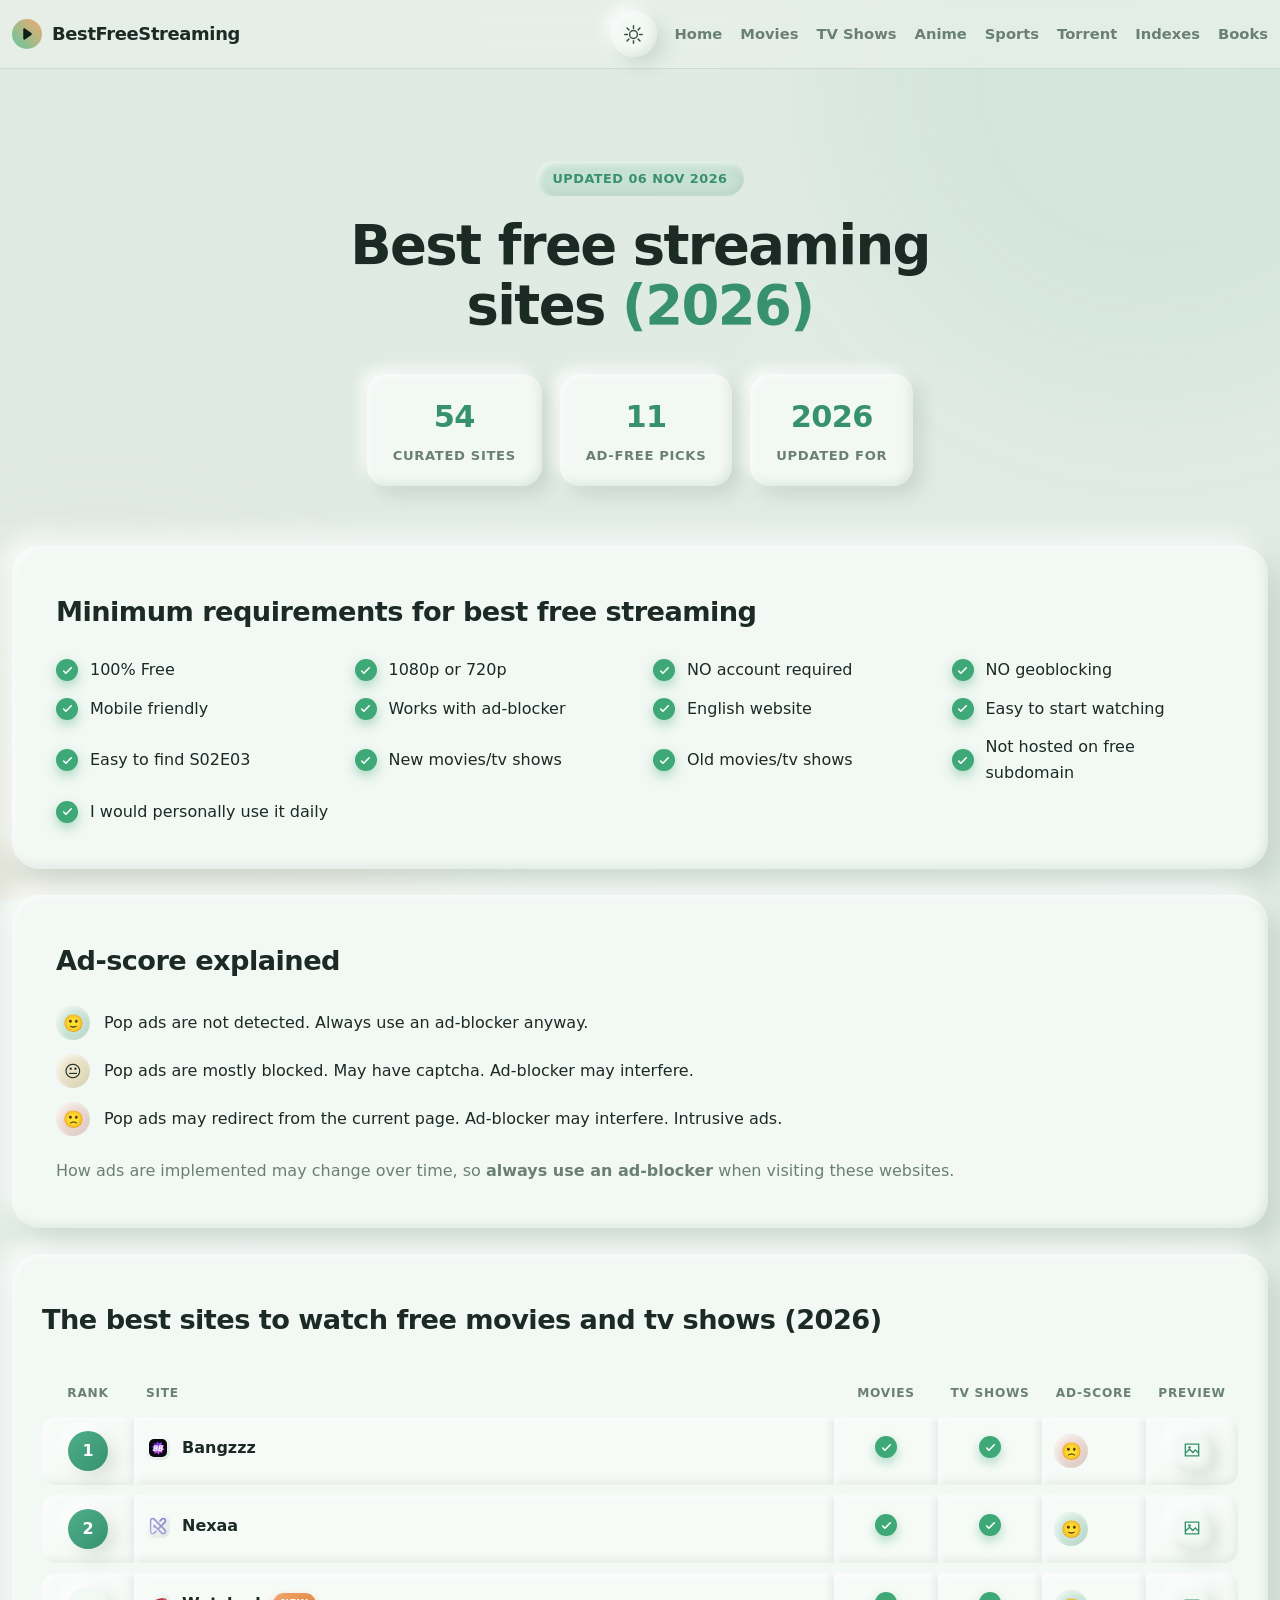
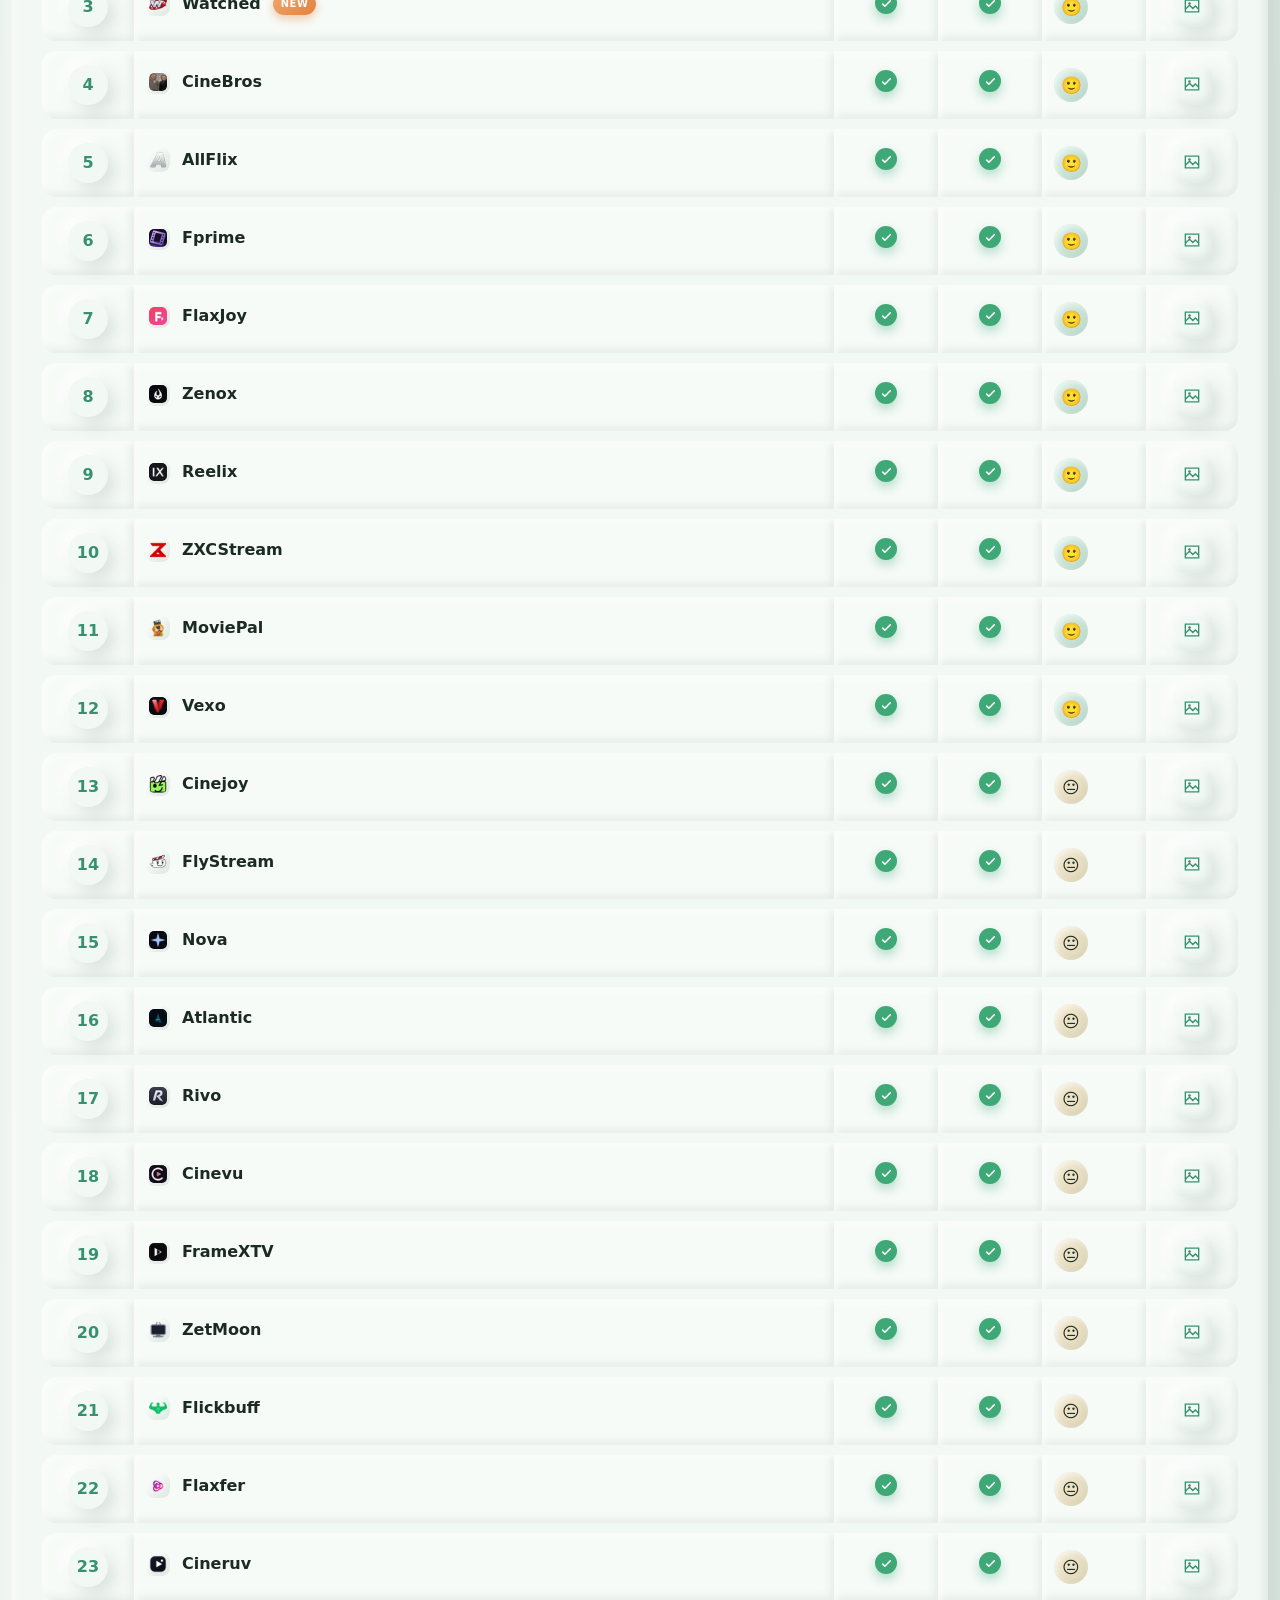
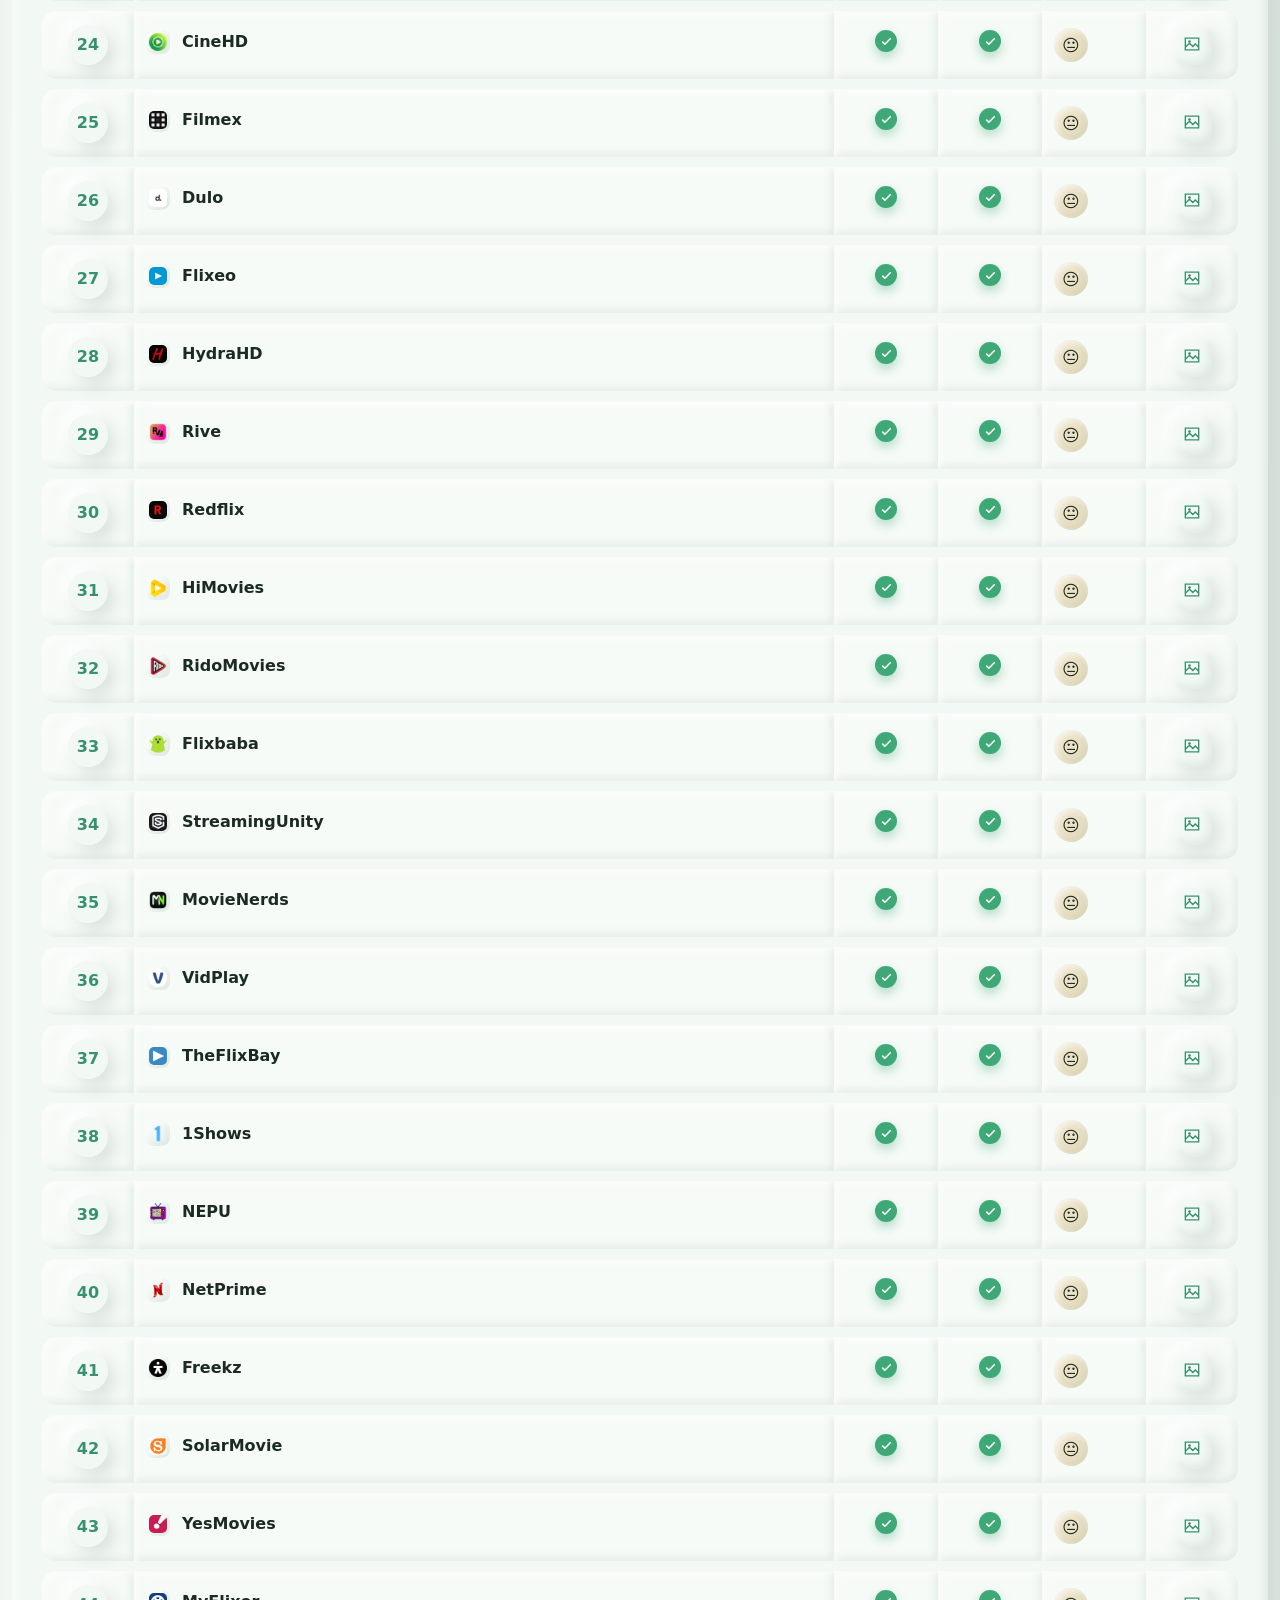
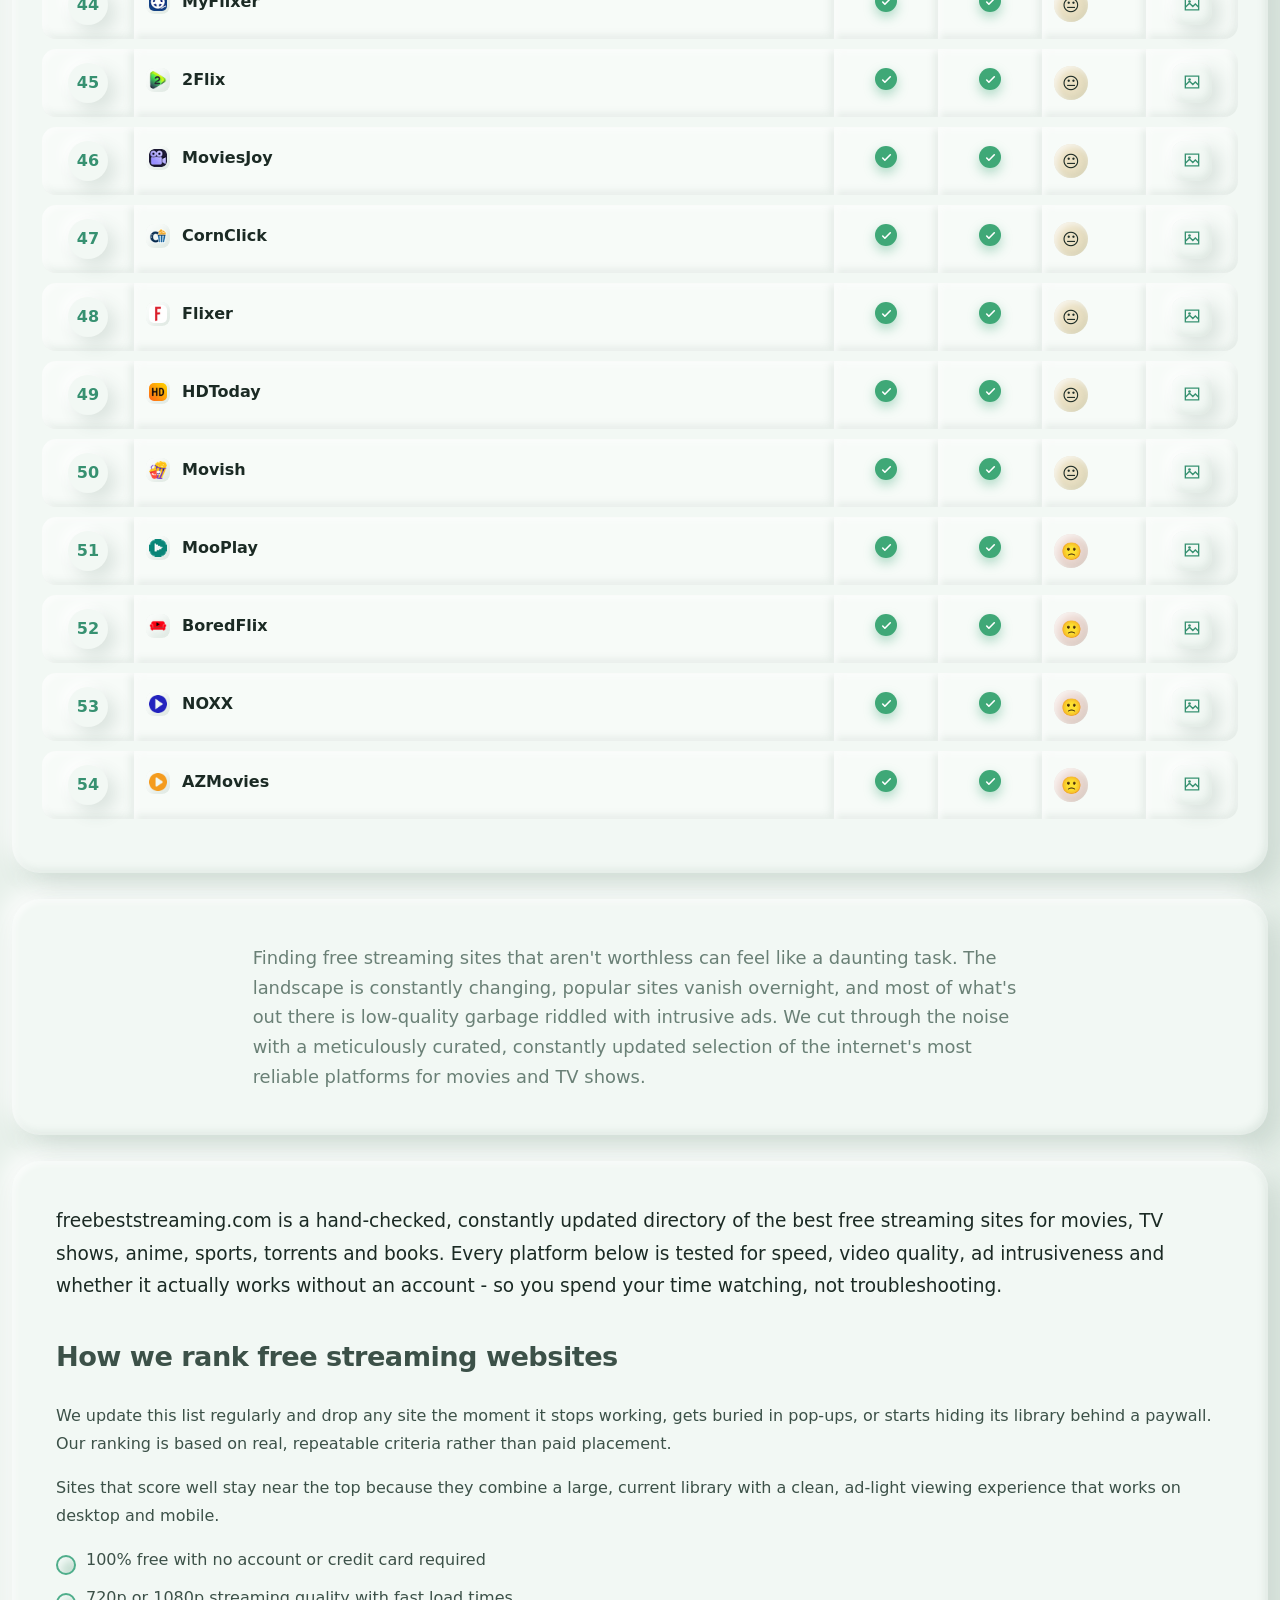
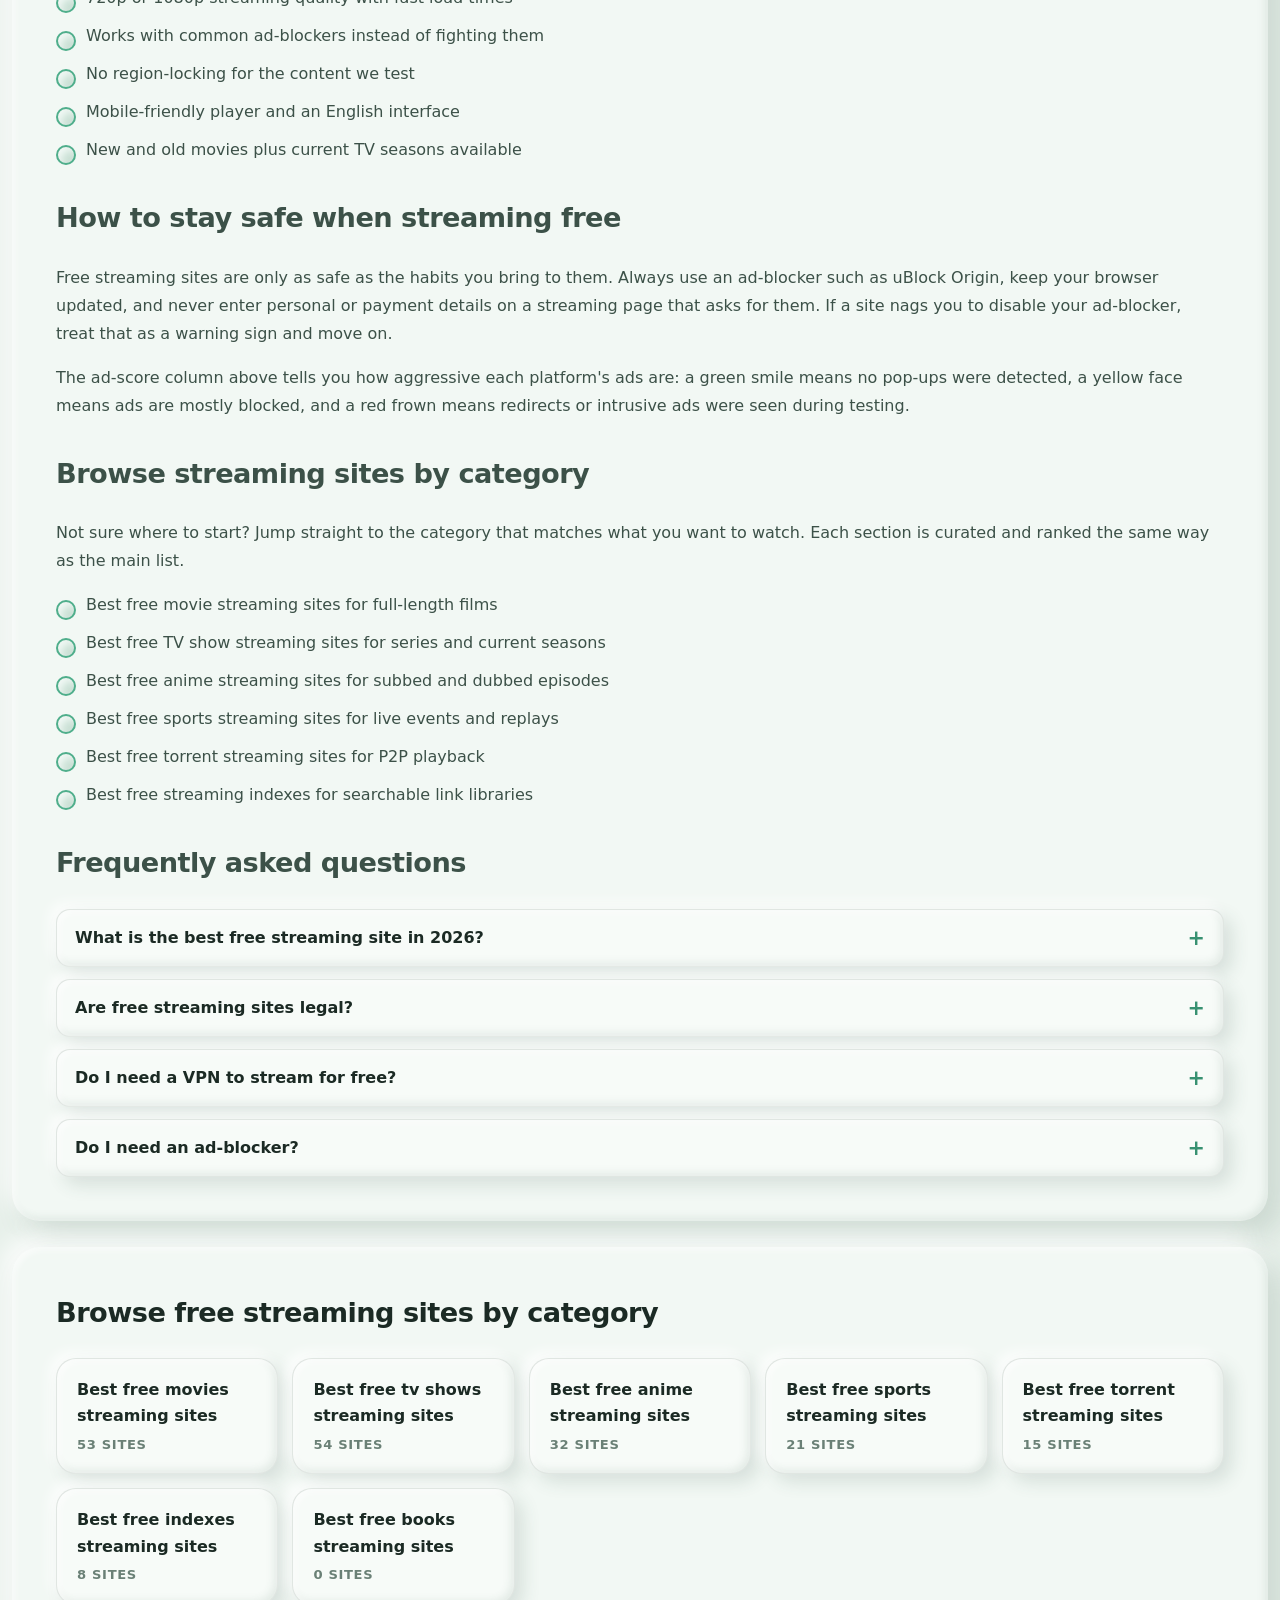
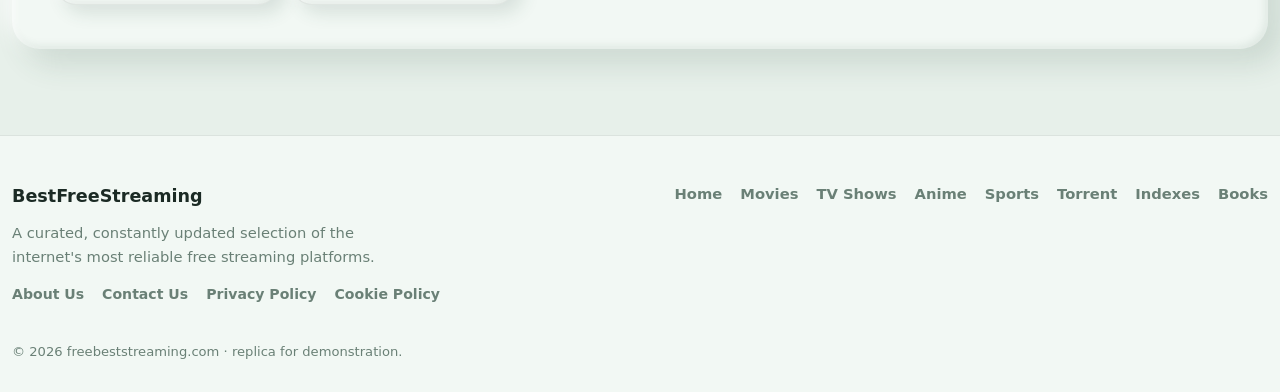
<file: index.html>
<!DOCTYPE html>
<html lang="en" data-theme="light">
<head>
<meta charset="utf-8" />
<meta name="viewport" content="width=device-width, initial-scale=1.0" />
<title>Best Free Streaming Sites (2026) - Watch Movies &amp; TV Shows Online Free</title>
<meta name="description" content="Discover the best free streaming sites for movies, TV shows, anime, sports, torrents and books. Hand-checked, ad-scored and updated for 2026 - no account needed." />
<meta name="keywords" content="best free streaming sites, free streaming sites 2026, watch movies free, free movie sites, free tv streaming, free anime streaming, free sports streaming" />
<link rel="canonical" href="https://www.freebeststreaming.com/" />
<meta name="theme-color" content="#e9f1ec" media="(prefers-color-scheme: light)" />
<meta name="theme-color" content="#101613" media="(prefers-color-scheme: dark)" />
<meta name="robots" content="index, follow, max-image-preview:large, max-snippet:-1, max-video-preview:-1" />
<meta name="googlebot" content="index, follow, max-image-preview:large, max-snippet:-1, max-video-preview:-1" />
<meta property="og:type" content="website" />
<meta property="og:site_name" content="freebeststreaming.com" />
<meta property="og:locale" content="en_US" />
<meta property="og:title" content="Best Free Streaming Sites (2026) - Watch Movies &amp; TV Shows Online Free" />
<meta property="og:description" content="Discover the best free streaming sites for movies, TV shows, anime, sports, torrents and books. Hand-checked, ad-scored and updated for 2026 - no account needed." />
<meta property="og:url" content="https://www.freebeststreaming.com/" />
<meta property="og:image" content="https://www.freebeststreaming.com/img/og-default.png" />
<meta property="og:image:width" content="1200" />
<meta property="og:image:height" content="630" />
<meta property="og:image:alt" content="freebeststreaming.com - best free streaming sites 2026" />
<meta name="twitter:card" content="summary_large_image" />
<meta name="yandex-verification" content="601fb3e719cadd50" />
<meta name="twitter:title" content="Best Free Streaming Sites (2026) - Watch Movies &amp; TV Shows Online Free" />
<meta name="twitter:description" content="Discover the best free streaming sites for movies, TV shows, anime, sports, torrents and books. Hand-checked, ad-scored and updated for 2026 - no account needed." />
<meta name="twitter:image" content="https://www.freebeststreaming.com/img/og-default.png" />
<link rel="icon" href="favicon.svg" type="image/svg+xml" />
<link rel="preconnect" href="https://www.freebeststreaming.com" />
<link rel="stylesheet" href="css/site.css" />
<script type="application/ld+json">{"@context":"https://schema.org","@graph":[{"@type":"WebSite","@id":"https://www.freebeststreaming.com/#website","url":"https://www.freebeststreaming.com","name":"freebeststreaming.com","description":"Hand-checked directory of the best free streaming sites for movies, TV shows, anime, sports, torrents and books.","inLanguage":"en","potentialAction":{"@type":"SearchAction","target":{"@type":"EntryPoint","urlTemplate":"https://www.freebeststreaming.com/Home/Category?key={search_term_string}"},"query-input":"required name=search_term_string"}},{"@type":"Organization","@id":"https://www.freebeststreaming.com/#organization","name":"freebeststreaming.com","url":"https://www.freebeststreaming.com","logo":{"@type":"ImageObject","url":"https://www.freebeststreaming.com/img/og-default.png"}}]}</script>
<script>
(function () { try { var stored = localStorage.getItem("bfs-theme"); var prefersDark = window.matchMedia("(prefers-color-scheme: dark)").matches; document.documentElement.setAttribute("data-theme", stored || (prefersDark ? "dark" : "light")); } catch (e) { } })();
</script>
</head>
<body>
<div class="bg-blobs" aria-hidden="true"></div>
<header class="site-header">
  <div class="container">
    <a href="index.html" class="logo-brand">
      <svg xmlns="http://www.w3.org/2000/svg" viewBox="0 0 16 16" aria-hidden="true">
        <defs><linearGradient id="grad1" x1="0%" y1="100%" x2="100%" y2="0%"><stop offset="0" stop-color="#62c89e" /><stop offset="1" stop-color="#f4a96e" /></linearGradient></defs>
        <circle fill="url(#grad1)" cx="8" cy="8" r="8" />
        <path fill="#0f1d18" d="m10.3 7.5c0.3 0.2 0.3 0.8 0 1l-3.4 2.4c-0.4 0.3-0.9 0-0.9-0.5v-4.8c0-0.5 0.5-0.8 0.9-0.5z" />
      </svg>
      <span>BestFreeStreaming</span>
    </a>
    <div class="header-actions">
      <button type="button" class="theme-toggle" id="themeToggle" aria-label="Toggle dark mode" title="Toggle dark mode">
        <svg class="icon-sun" viewBox="0 0 24 24" aria-hidden="true"><circle cx="12" cy="12" r="4.5"/><path d="M12 2v3M12 19v3M2 12h3M19 12h3M4.6 4.6l2.1 2.1M17.3 17.3l2.1 2.1M19.4 4.6l-2.1 2.1M6.7 17.3l-2.1 2.1"/></svg>
        <svg class="icon-moon" viewBox="0 0 24 24" aria-hidden="true"><path d="M21 12.8A8.5 8.5 0 1 1 11.2 3a7 7 0 0 0 9.8 9.8z"/></svg>
      </button>
      <nav class="site-nav" aria-label="Main navigation">
        <a href="index.html">Home</a>
        <a href="movies.html">Movies</a>
<a href="tv-shows.html">TV Shows</a>
<a href="anime.html">Anime</a>
<a href="sports.html">Sports</a>
<a href="torrent.html">Torrent</a>
<a href="indexes.html">Indexes</a>
<a href="books.html">Books</a>
      </nav>
    </div>
  </div>
</header>
<main class="container">
<section class="hero" id="top"><span class="hero-badge">Updated 06 Nov 2026</span><h1>Best free streaming sites <span class="accent">(2026)</span></h1><div class="hero-stats"><div class="stat"><span class="stat-value">54</span><span class="stat-label">Curated sites</span></div><div class="stat"><span class="stat-value">11</span><span class="stat-label">Ad-free picks</span></div><div class="stat"><span class="stat-value">2026</span><span class="stat-label">Updated for</span></div></div></section><section class="panel" id="requirements"><h2 class="section-title">Minimum requirements for best free streaming</h2><ul class="check-list"><li>100% Free</li><li>1080p or 720p</li><li>NO account required</li><li>NO geoblocking</li><li>Mobile friendly</li><li>Works with ad-blocker</li><li>English website</li><li>Easy to start watching</li><li>Easy to find S02E03</li><li>New movies/tv shows</li><li>Old movies/tv shows</li><li>Not hosted on free subdomain</li><li>I would personally use it daily</li></ul></section><section class="panel" id="adscore"><h2 class="section-title">Ad-score explained</h2><ul class="adscore-list"><li><span class="adscore-pill adscore-good"><span class="face"></span></span> Pop ads are not detected. Always use an ad-blocker anyway.</li><li><span class="adscore-pill adscore-ok"><span class="face"></span></span> Pop ads are mostly blocked. May have captcha. Ad-blocker may interfere.</li><li><span class="adscore-pill adscore-bad"><span class="face"></span></span> Pop ads may redirect from the current page. Ad-blocker may interfere. Intrusive ads.</li></ul><p class="adscore-note">How ads are implemented may change over time, so <strong>always use an ad-blocker</strong> when visiting these websites.</p></section><section class="panel table-panel" id="top-sites"><h2 class="section-title">The best sites to watch free movies and tv shows (2026)</h2><div class="table-scroll"><table class="sites-table"><thead><tr><th class="col-rank">Rank</th><th class="col-site">Site</th><th class="col-flag">Movies</th><th class="col-flag">TV Shows</th><th class="col-flag">Ad-Score</th><th class="col-preview">Preview</th></tr></thead><tbody><tr class="site-row"><td class="col-rank"><span class="rank-badge">1</span></td><td class="col-site"><a class="site-link" href="https://bingebang.sttt" target="_blank" rel="noopener"><img class="site-favicon" src="data/images/favicons/af01254908668efa8808455d19ac38ab736477f92a2941e06f73a767b9f5a046.png" width="24" height="24" alt="" loading="lazy" /><span class="site-name">Bangzzz</span></a></td><td class="col-flag"><span class="check" aria-label="Available"></span></td><td class="col-flag"><span class="check" aria-label="Available"></span></td><td class="col-flag"><span class="adscore-pill adscore-bad" title="Pop ads may redirect from current page"><span class="face"></span></span></td><td class="col-preview"><button type="button" class="preview-btn" data-preview="preview-1" aria-expanded="false" aria-controls="preview-1" title="Show preview of Bangzzz"><svg viewBox="0 0 24 24" aria-hidden="true"><path d="M4 5h16v14H4z" fill="none" stroke="currentColor" stroke-width="1.6"/><path d="m4 16 5-5 4 4 3-3 4 4" fill="none" stroke="currentColor" stroke-width="1.6"/><circle cx="9" cy="9" r="1.6" fill="currentColor"/></svg></button></td></tr><tr class="preview-row" id="preview-1" hidden><td colspan="6"><a href="https://bingebang.sttt" target="_blank" rel="noopener" class="preview-wrap" title="Visit Bangzzz (opens in new tab)"><img src="data/images/thumbs/facea32bdb29c300ee0beabd2760caeb2dc75d1ec3197ee7e5844b747e96c05b.webp" loading="lazy" alt="Screenshot of Bangzzz" /></a></td></tr><tr class="site-row"><td class="col-rank"><span class="rank-badge">2</span></td><td class="col-site"><a class="site-link" href="https://nexa.mov" target="_blank" rel="noopener"><img class="site-favicon" src="data/images/favicons/3e8ccf5a6e038c0c9d5b5de16b716a72ea8f23bb8b8f5ecef5ac006cc767201f.png" width="24" height="24" alt="" loading="lazy" /><span class="site-name">Nexaa</span></a></td><td class="col-flag"><span class="check" aria-label="Available"></span></td><td class="col-flag"><span class="check" aria-label="Available"></span></td><td class="col-flag"><span class="adscore-pill adscore-good" title="Pop ads are not detected"><span class="face"></span></span></td><td class="col-preview"><button type="button" class="preview-btn" data-preview="preview-2" aria-expanded="false" aria-controls="preview-2" title="Show preview of Nexaa"><svg viewBox="0 0 24 24" aria-hidden="true"><path d="M4 5h16v14H4z" fill="none" stroke="currentColor" stroke-width="1.6"/><path d="m4 16 5-5 4 4 3-3 4 4" fill="none" stroke="currentColor" stroke-width="1.6"/><circle cx="9" cy="9" r="1.6" fill="currentColor"/></svg></button></td></tr><tr class="preview-row" id="preview-2" hidden><td colspan="6"><a href="https://nexa.mov" target="_blank" rel="noopener" class="preview-wrap" title="Visit Nexaa (opens in new tab)"><img src="data/images/thumbs/55cc0f2b345cf06243da4008570946dbf206f6685e86e42376aa56b503e52b13.webp" loading="lazy" alt="Screenshot of Nexaa" /></a></td></tr><tr class="site-row"><td class="col-rank"><span class="rank-badge">3</span></td><td class="col-site"><a class="site-link" href="https://watched.cx/home" target="_blank" rel="noopener"><img class="site-favicon" src="data/images/favicons/15e6fa27de65ed3e341e323869e7991513ba6b85468f4043d3410c214ce10ddf.png" width="24" height="24" alt="" loading="lazy" /><span class="site-name">Watched</span><span class="new-badge">NEW</span></a></td><td class="col-flag"><span class="check" aria-label="Available"></span></td><td class="col-flag"><span class="check" aria-label="Available"></span></td><td class="col-flag"><span class="adscore-pill adscore-good" title="Pop ads are not detected"><span class="face"></span></span></td><td class="col-preview"><button type="button" class="preview-btn" data-preview="preview-3" aria-expanded="false" aria-controls="preview-3" title="Show preview of Watched"><svg viewBox="0 0 24 24" aria-hidden="true"><path d="M4 5h16v14H4z" fill="none" stroke="currentColor" stroke-width="1.6"/><path d="m4 16 5-5 4 4 3-3 4 4" fill="none" stroke="currentColor" stroke-width="1.6"/><circle cx="9" cy="9" r="1.6" fill="currentColor"/></svg></button></td></tr><tr class="preview-row" id="preview-3" hidden><td colspan="6"><a href="https://watched.cx/home" target="_blank" rel="noopener" class="preview-wrap" title="Visit Watched (opens in new tab)"><img src="data/images/thumbs/23feef184871e8dda354232d3e6a2e675488aa07ddcfde79c10542d33294459c.webp" loading="lazy" alt="Screenshot of Watched" /></a></td></tr><tr class="site-row"><td class="col-rank"><span class="rank-badge">4</span></td><td class="col-site"><a class="site-link" href="https://cinebros.net" target="_blank" rel="noopener"><img class="site-favicon" src="data/images/favicons/8d9d1334f31edf94c2838bcd294e3d549f3dab57177260c682e4f672d8bc4844.png" width="24" height="24" alt="" loading="lazy" /><span class="site-name">CineBros</span></a></td><td class="col-flag"><span class="check" aria-label="Available"></span></td><td class="col-flag"><span class="check" aria-label="Available"></span></td><td class="col-flag"><span class="adscore-pill adscore-good" title="Pop ads are not detected"><span class="face"></span></span></td><td class="col-preview"><button type="button" class="preview-btn" data-preview="preview-4" aria-expanded="false" aria-controls="preview-4" title="Show preview of CineBros"><svg viewBox="0 0 24 24" aria-hidden="true"><path d="M4 5h16v14H4z" fill="none" stroke="currentColor" stroke-width="1.6"/><path d="m4 16 5-5 4 4 3-3 4 4" fill="none" stroke="currentColor" stroke-width="1.6"/><circle cx="9" cy="9" r="1.6" fill="currentColor"/></svg></button></td></tr><tr class="preview-row" id="preview-4" hidden><td colspan="6"><a href="https://cinebros.net" target="_blank" rel="noopener" class="preview-wrap" title="Visit CineBros (opens in new tab)"><img src="data/images/thumbs/5cd1a2b88d7446e4e70ebe163a90de1ac6f99d7ab3490b6aad296977e17ddc51.webp" loading="lazy" alt="Screenshot of CineBros" /></a></td></tr><tr class="site-row"><td class="col-rank"><span class="rank-badge">5</span></td><td class="col-site"><a class="site-link" href="https://allflix.org" target="_blank" rel="noopener"><img class="site-favicon" src="data/images/favicons/53142ff24a7fd1907b6b936aab350ff9e9995e2bca040cf9fb746a257547e74f.png" width="24" height="24" alt="" loading="lazy" /><span class="site-name">AllFlix</span></a></td><td class="col-flag"><span class="check" aria-label="Available"></span></td><td class="col-flag"><span class="check" aria-label="Available"></span></td><td class="col-flag"><span class="adscore-pill adscore-good" title="Pop ads are not detected"><span class="face"></span></span></td><td class="col-preview"><button type="button" class="preview-btn" data-preview="preview-5" aria-expanded="false" aria-controls="preview-5" title="Show preview of AllFlix"><svg viewBox="0 0 24 24" aria-hidden="true"><path d="M4 5h16v14H4z" fill="none" stroke="currentColor" stroke-width="1.6"/><path d="m4 16 5-5 4 4 3-3 4 4" fill="none" stroke="currentColor" stroke-width="1.6"/><circle cx="9" cy="9" r="1.6" fill="currentColor"/></svg></button></td></tr><tr class="preview-row" id="preview-5" hidden><td colspan="6"><a href="https://allflix.org" target="_blank" rel="noopener" class="preview-wrap" title="Visit AllFlix (opens in new tab)"><img src="data/images/thumbs/0a4941472ebb4bd7544263bcf415fbb70f9150be07ab0708331a620f5ba662dc.webp" loading="lazy" alt="Screenshot of AllFlix" /></a></td></tr><tr class="site-row"><td class="col-rank"><span class="rank-badge">6</span></td><td class="col-site"><a class="site-link" href="https://fprime.at" target="_blank" rel="noopener"><img class="site-favicon" src="data/images/favicons/b951bb1b822a454266ee99582e89d39c44e704d7ef3f27a3053d759727d2b78c.png" width="24" height="24" alt="" loading="lazy" /><span class="site-name">Fprime</span></a></td><td class="col-flag"><span class="check" aria-label="Available"></span></td><td class="col-flag"><span class="check" aria-label="Available"></span></td><td class="col-flag"><span class="adscore-pill adscore-good" title="Pop ads are not detected"><span class="face"></span></span></td><td class="col-preview"><button type="button" class="preview-btn" data-preview="preview-6" aria-expanded="false" aria-controls="preview-6" title="Show preview of Fprime"><svg viewBox="0 0 24 24" aria-hidden="true"><path d="M4 5h16v14H4z" fill="none" stroke="currentColor" stroke-width="1.6"/><path d="m4 16 5-5 4 4 3-3 4 4" fill="none" stroke="currentColor" stroke-width="1.6"/><circle cx="9" cy="9" r="1.6" fill="currentColor"/></svg></button></td></tr><tr class="preview-row" id="preview-6" hidden><td colspan="6"><a href="https://fprime.at" target="_blank" rel="noopener" class="preview-wrap" title="Visit Fprime (opens in new tab)"><img src="data/images/thumbs/930a178fcb351ed5f6927d43b4d271c4ddae25dc463c9936396dc17f927b1535.webp" loading="lazy" alt="Screenshot of Fprime" /></a></td></tr><tr class="site-row"><td class="col-rank"><span class="rank-badge">7</span></td><td class="col-site"><a class="site-link" href="https://flaxjoy.app" target="_blank" rel="noopener"><img class="site-favicon" src="data/images/favicons/399972a7ec79d761c2cf4f0a481cc113a2bed8809707efb99221b87ecf593bd4.png" width="24" height="24" alt="" loading="lazy" /><span class="site-name">FlaxJoy</span></a></td><td class="col-flag"><span class="check" aria-label="Available"></span></td><td class="col-flag"><span class="check" aria-label="Available"></span></td><td class="col-flag"><span class="adscore-pill adscore-good" title="Pop ads are not detected"><span class="face"></span></span></td><td class="col-preview"><button type="button" class="preview-btn" data-preview="preview-7" aria-expanded="false" aria-controls="preview-7" title="Show preview of FlaxJoy"><svg viewBox="0 0 24 24" aria-hidden="true"><path d="M4 5h16v14H4z" fill="none" stroke="currentColor" stroke-width="1.6"/><path d="m4 16 5-5 4 4 3-3 4 4" fill="none" stroke="currentColor" stroke-width="1.6"/><circle cx="9" cy="9" r="1.6" fill="currentColor"/></svg></button></td></tr><tr class="preview-row" id="preview-7" hidden><td colspan="6"><a href="https://flaxjoy.app" target="_blank" rel="noopener" class="preview-wrap" title="Visit FlaxJoy (opens in new tab)"><img src="data/images/thumbs/f5dd3e86e3bf838d3db6ef2aeec3746891193c4ff3cab4f76f38c5e205bb62f9.webp" loading="lazy" alt="Screenshot of FlaxJoy" /></a></td></tr><tr class="site-row"><td class="col-rank"><span class="rank-badge">8</span></td><td class="col-site"><a class="site-link" href="https://zenox.lol" target="_blank" rel="noopener"><img class="site-favicon" src="data/images/favicons/0ec51ea1fd03c35eb745dd315ee722cadece66e18a357c735008c8292960fcb3.png" width="24" height="24" alt="" loading="lazy" /><span class="site-name">Zenox</span></a></td><td class="col-flag"><span class="check" aria-label="Available"></span></td><td class="col-flag"><span class="check" aria-label="Available"></span></td><td class="col-flag"><span class="adscore-pill adscore-good" title="Pop ads are not detected"><span class="face"></span></span></td><td class="col-preview"><button type="button" class="preview-btn" data-preview="preview-8" aria-expanded="false" aria-controls="preview-8" title="Show preview of Zenox"><svg viewBox="0 0 24 24" aria-hidden="true"><path d="M4 5h16v14H4z" fill="none" stroke="currentColor" stroke-width="1.6"/><path d="m4 16 5-5 4 4 3-3 4 4" fill="none" stroke="currentColor" stroke-width="1.6"/><circle cx="9" cy="9" r="1.6" fill="currentColor"/></svg></button></td></tr><tr class="preview-row" id="preview-8" hidden><td colspan="6"><a href="https://zenox.lol" target="_blank" rel="noopener" class="preview-wrap" title="Visit Zenox (opens in new tab)"><img src="data/images/thumbs/67b7c45c34fa04d4361a4ba3e3fcfe8da723c80550facac87d165030ae83a167.webp" loading="lazy" alt="Screenshot of Zenox" /></a></td></tr><tr class="site-row"><td class="col-rank"><span class="rank-badge">9</span></td><td class="col-site"><a class="site-link" href="https://reelix.ac" target="_blank" rel="noopener"><img class="site-favicon" src="data/images/favicons/a8a0b000d01c91310d8fbb73019b25871f6e6ddcfe883d6320a34b544f96f2b0.png" width="24" height="24" alt="" loading="lazy" /><span class="site-name">Reelix</span></a></td><td class="col-flag"><span class="check" aria-label="Available"></span></td><td class="col-flag"><span class="check" aria-label="Available"></span></td><td class="col-flag"><span class="adscore-pill adscore-good" title="Pop ads are not detected"><span class="face"></span></span></td><td class="col-preview"><button type="button" class="preview-btn" data-preview="preview-9" aria-expanded="false" aria-controls="preview-9" title="Show preview of Reelix"><svg viewBox="0 0 24 24" aria-hidden="true"><path d="M4 5h16v14H4z" fill="none" stroke="currentColor" stroke-width="1.6"/><path d="m4 16 5-5 4 4 3-3 4 4" fill="none" stroke="currentColor" stroke-width="1.6"/><circle cx="9" cy="9" r="1.6" fill="currentColor"/></svg></button></td></tr><tr class="preview-row" id="preview-9" hidden><td colspan="6"><a href="https://reelix.ac" target="_blank" rel="noopener" class="preview-wrap" title="Visit Reelix (opens in new tab)"><img src="data/images/thumbs/b0079c69046a2843a658ba4d826756552cc62c99cad38fd6c3d40af87c39471e.webp" loading="lazy" alt="Screenshot of Reelix" /></a></td></tr><tr class="site-row"><td class="col-rank"><span class="rank-badge">10</span></td><td class="col-site"><a class="site-link" href="https://zxcstream.com" target="_blank" rel="noopener"><img class="site-favicon" src="data/images/favicons/808c91a1a293f73ac2c7fb378fea5916cb02ef1e01add81c347d2ae595c76454.png" width="24" height="24" alt="" loading="lazy" /><span class="site-name">ZXCStream</span></a></td><td class="col-flag"><span class="check" aria-label="Available"></span></td><td class="col-flag"><span class="check" aria-label="Available"></span></td><td class="col-flag"><span class="adscore-pill adscore-good" title="Pop ads are not detected"><span class="face"></span></span></td><td class="col-preview"><button type="button" class="preview-btn" data-preview="preview-10" aria-expanded="false" aria-controls="preview-10" title="Show preview of ZXCStream"><svg viewBox="0 0 24 24" aria-hidden="true"><path d="M4 5h16v14H4z" fill="none" stroke="currentColor" stroke-width="1.6"/><path d="m4 16 5-5 4 4 3-3 4 4" fill="none" stroke="currentColor" stroke-width="1.6"/><circle cx="9" cy="9" r="1.6" fill="currentColor"/></svg></button></td></tr><tr class="preview-row" id="preview-10" hidden><td colspan="6"><a href="https://zxcstream.com" target="_blank" rel="noopener" class="preview-wrap" title="Visit ZXCStream (opens in new tab)"><img src="data/images/thumbs/b91ed141e7aeef1772234ce82ca407f49973522a1ac5b92ea1987135db740986.webp" loading="lazy" alt="Screenshot of ZXCStream" /></a></td></tr><tr class="site-row"><td class="col-rank"><span class="rank-badge">11</span></td><td class="col-site"><a class="site-link" href="https://moviepal.live" target="_blank" rel="noopener"><img class="site-favicon" src="data/images/favicons/66ab4ca796ed66c5bd36fde3196930e8bcc1b460c77de5b216def91e4c0738d5.png" width="24" height="24" alt="" loading="lazy" /><span class="site-name">MoviePal</span></a></td><td class="col-flag"><span class="check" aria-label="Available"></span></td><td class="col-flag"><span class="check" aria-label="Available"></span></td><td class="col-flag"><span class="adscore-pill adscore-good" title="Pop ads are not detected"><span class="face"></span></span></td><td class="col-preview"><button type="button" class="preview-btn" data-preview="preview-11" aria-expanded="false" aria-controls="preview-11" title="Show preview of MoviePal"><svg viewBox="0 0 24 24" aria-hidden="true"><path d="M4 5h16v14H4z" fill="none" stroke="currentColor" stroke-width="1.6"/><path d="m4 16 5-5 4 4 3-3 4 4" fill="none" stroke="currentColor" stroke-width="1.6"/><circle cx="9" cy="9" r="1.6" fill="currentColor"/></svg></button></td></tr><tr class="preview-row" id="preview-11" hidden><td colspan="6"><a href="https://moviepal.live" target="_blank" rel="noopener" class="preview-wrap" title="Visit MoviePal (opens in new tab)"><img src="data/images/thumbs/307af31ab64231109966fe0f4cf6941d26d60c71fa5a4adc6f7334a56e57e3f9.webp" loading="lazy" alt="Screenshot of MoviePal" /></a></td></tr><tr class="site-row"><td class="col-rank"><span class="rank-badge">12</span></td><td class="col-site"><a class="site-link" href="https://vexo.surf" target="_blank" rel="noopener"><img class="site-favicon" src="data/images/favicons/8fb822a4fc1b1c16613f968916afdfb62cebce9724ea0a1ca4b6ab9d7f6d1978.png" width="24" height="24" alt="" loading="lazy" /><span class="site-name">Vexo</span></a></td><td class="col-flag"><span class="check" aria-label="Available"></span></td><td class="col-flag"><span class="check" aria-label="Available"></span></td><td class="col-flag"><span class="adscore-pill adscore-good" title="Pop ads are not detected"><span class="face"></span></span></td><td class="col-preview"><button type="button" class="preview-btn" data-preview="preview-12" aria-expanded="false" aria-controls="preview-12" title="Show preview of Vexo"><svg viewBox="0 0 24 24" aria-hidden="true"><path d="M4 5h16v14H4z" fill="none" stroke="currentColor" stroke-width="1.6"/><path d="m4 16 5-5 4 4 3-3 4 4" fill="none" stroke="currentColor" stroke-width="1.6"/><circle cx="9" cy="9" r="1.6" fill="currentColor"/></svg></button></td></tr><tr class="preview-row" id="preview-12" hidden><td colspan="6"><a href="https://vexo.surf" target="_blank" rel="noopener" class="preview-wrap" title="Visit Vexo (opens in new tab)"><img src="data/images/thumbs/3d0f92df3da2d1ff2401a1de377e8af6447a82bdf1e8b1c4b88c2f624a730a8b.webp" loading="lazy" alt="Screenshot of Vexo" /></a></td></tr><tr class="site-row"><td class="col-rank"><span class="rank-badge">13</span></td><td class="col-site"><a class="site-link" href="https://cinejoy.pk" target="_blank" rel="noopener"><img class="site-favicon" src="data/images/favicons/f8c5ff7f8e08edf7747e9eec369d18b4e73bfb4d3f12d218af985c8a2dec3389.png" width="24" height="24" alt="" loading="lazy" /><span class="site-name">Cinejoy</span></a></td><td class="col-flag"><span class="check" aria-label="Available"></span></td><td class="col-flag"><span class="check" aria-label="Available"></span></td><td class="col-flag"><span class="adscore-pill adscore-ok" title="Pop ads are mostly blocked"><span class="face"></span></span></td><td class="col-preview"><button type="button" class="preview-btn" data-preview="preview-13" aria-expanded="false" aria-controls="preview-13" title="Show preview of Cinejoy"><svg viewBox="0 0 24 24" aria-hidden="true"><path d="M4 5h16v14H4z" fill="none" stroke="currentColor" stroke-width="1.6"/><path d="m4 16 5-5 4 4 3-3 4 4" fill="none" stroke="currentColor" stroke-width="1.6"/><circle cx="9" cy="9" r="1.6" fill="currentColor"/></svg></button></td></tr><tr class="preview-row" id="preview-13" hidden><td colspan="6"><a href="https://cinejoy.pk" target="_blank" rel="noopener" class="preview-wrap" title="Visit Cinejoy (opens in new tab)"><img src="data/images/thumbs/4b7ad1e5c66b3fc50141fe61879df1c401c2fc68dd2519cb8a050f417b162364.webp" loading="lazy" alt="Screenshot of Cinejoy" /></a></td></tr><tr class="site-row"><td class="col-rank"><span class="rank-badge">14</span></td><td class="col-site"><a class="site-link" href="https://flystream.net" target="_blank" rel="noopener"><img class="site-favicon" src="data/images/favicons/78b4d849b934e35fc66a2d9f570d0707de54c74b2e42cf29b12ba6e3d3828226.png" width="24" height="24" alt="" loading="lazy" /><span class="site-name">FlyStream</span></a></td><td class="col-flag"><span class="check" aria-label="Available"></span></td><td class="col-flag"><span class="check" aria-label="Available"></span></td><td class="col-flag"><span class="adscore-pill adscore-ok" title="Pop ads are mostly blocked"><span class="face"></span></span></td><td class="col-preview"><button type="button" class="preview-btn" data-preview="preview-14" aria-expanded="false" aria-controls="preview-14" title="Show preview of FlyStream"><svg viewBox="0 0 24 24" aria-hidden="true"><path d="M4 5h16v14H4z" fill="none" stroke="currentColor" stroke-width="1.6"/><path d="m4 16 5-5 4 4 3-3 4 4" fill="none" stroke="currentColor" stroke-width="1.6"/><circle cx="9" cy="9" r="1.6" fill="currentColor"/></svg></button></td></tr><tr class="preview-row" id="preview-14" hidden><td colspan="6"><a href="https://flystream.net" target="_blank" rel="noopener" class="preview-wrap" title="Visit FlyStream (opens in new tab)"><img src="data/images/thumbs/f54cefc1b9d6d48471e57f3c1afe21fc4b5a935523ad2bcce49271689017afa6.webp" loading="lazy" alt="Screenshot of FlyStream" /></a></td></tr><tr class="site-row"><td class="col-rank"><span class="rank-badge">15</span></td><td class="col-site"><a class="site-link" href="https://novahd.cc" target="_blank" rel="noopener"><img class="site-favicon" src="data/images/favicons/8830bdcaaed07fa81332313b16b8f359d441954870991256c9c26c8ab1ebb9a0.png" width="24" height="24" alt="" loading="lazy" /><span class="site-name">Nova</span></a></td><td class="col-flag"><span class="check" aria-label="Available"></span></td><td class="col-flag"><span class="check" aria-label="Available"></span></td><td class="col-flag"><span class="adscore-pill adscore-ok" title="Pop ads are mostly blocked"><span class="face"></span></span></td><td class="col-preview"><button type="button" class="preview-btn" data-preview="preview-15" aria-expanded="false" aria-controls="preview-15" title="Show preview of Nova"><svg viewBox="0 0 24 24" aria-hidden="true"><path d="M4 5h16v14H4z" fill="none" stroke="currentColor" stroke-width="1.6"/><path d="m4 16 5-5 4 4 3-3 4 4" fill="none" stroke="currentColor" stroke-width="1.6"/><circle cx="9" cy="9" r="1.6" fill="currentColor"/></svg></button></td></tr><tr class="preview-row" id="preview-15" hidden><td colspan="6"><a href="https://novahd.cc" target="_blank" rel="noopener" class="preview-wrap" title="Visit Nova (opens in new tab)"><img src="data/images/thumbs/d505e9a09e6e9c38b143a61687d3dc324b0a51f82c655a4a7acd627e60194dc5.webp" loading="lazy" alt="Screenshot of Nova" /></a></td></tr><tr class="site-row"><td class="col-rank"><span class="rank-badge">16</span></td><td class="col-site"><a class="site-link" href="https://atlantic.bz" target="_blank" rel="noopener"><img class="site-favicon" src="data/images/favicons/0f3e428438520297bb48a096e4c05e924395ec10ef53235829356d6e359852a0.png" width="24" height="24" alt="" loading="lazy" /><span class="site-name">Atlantic</span></a></td><td class="col-flag"><span class="check" aria-label="Available"></span></td><td class="col-flag"><span class="check" aria-label="Available"></span></td><td class="col-flag"><span class="adscore-pill adscore-ok" title="Pop ads are mostly blocked"><span class="face"></span></span></td><td class="col-preview"><button type="button" class="preview-btn" data-preview="preview-16" aria-expanded="false" aria-controls="preview-16" title="Show preview of Atlantic"><svg viewBox="0 0 24 24" aria-hidden="true"><path d="M4 5h16v14H4z" fill="none" stroke="currentColor" stroke-width="1.6"/><path d="m4 16 5-5 4 4 3-3 4 4" fill="none" stroke="currentColor" stroke-width="1.6"/><circle cx="9" cy="9" r="1.6" fill="currentColor"/></svg></button></td></tr><tr class="preview-row" id="preview-16" hidden><td colspan="6"><a href="https://atlantic.bz" target="_blank" rel="noopener" class="preview-wrap" title="Visit Atlantic (opens in new tab)"><img src="data/images/thumbs/49c2cb7fe3aebf853e44759cfb36ef511382703ca0bb1da8f207d12dcfbac01d.webp" loading="lazy" alt="Screenshot of Atlantic" /></a></td></tr><tr class="site-row"><td class="col-rank"><span class="rank-badge">17</span></td><td class="col-site"><a class="site-link" href="https://rivo.st" target="_blank" rel="noopener"><img class="site-favicon" src="data/images/favicons/0c138b9cad79592695bf98f18212a2538939b23db04493ba06d56e868565fcad.png" width="24" height="24" alt="" loading="lazy" /><span class="site-name">Rivo</span></a></td><td class="col-flag"><span class="check" aria-label="Available"></span></td><td class="col-flag"><span class="check" aria-label="Available"></span></td><td class="col-flag"><span class="adscore-pill adscore-ok" title="Pop ads are mostly blocked"><span class="face"></span></span></td><td class="col-preview"><button type="button" class="preview-btn" data-preview="preview-17" aria-expanded="false" aria-controls="preview-17" title="Show preview of Rivo"><svg viewBox="0 0 24 24" aria-hidden="true"><path d="M4 5h16v14H4z" fill="none" stroke="currentColor" stroke-width="1.6"/><path d="m4 16 5-5 4 4 3-3 4 4" fill="none" stroke="currentColor" stroke-width="1.6"/><circle cx="9" cy="9" r="1.6" fill="currentColor"/></svg></button></td></tr><tr class="preview-row" id="preview-17" hidden><td colspan="6"><a href="https://rivo.st" target="_blank" rel="noopener" class="preview-wrap" title="Visit Rivo (opens in new tab)"><img src="data/images/thumbs/eff394f6d904b4afe93d8eafdc8790def0087fc1cc1ee9b40e2910e618b3e840.webp" loading="lazy" alt="Screenshot of Rivo" /></a></td></tr><tr class="site-row"><td class="col-rank"><span class="rank-badge">18</span></td><td class="col-site"><a class="site-link" href="https://cinevu.icu" target="_blank" rel="noopener"><img class="site-favicon" src="data/images/favicons/41e7047038bc0d5ecbfaf320315ac9e63367ccd293a21282046a5521f78732e6.png" width="24" height="24" alt="" loading="lazy" /><span class="site-name">Cinevu</span></a></td><td class="col-flag"><span class="check" aria-label="Available"></span></td><td class="col-flag"><span class="check" aria-label="Available"></span></td><td class="col-flag"><span class="adscore-pill adscore-ok" title="Pop ads are mostly blocked"><span class="face"></span></span></td><td class="col-preview"><button type="button" class="preview-btn" data-preview="preview-18" aria-expanded="false" aria-controls="preview-18" title="Show preview of Cinevu"><svg viewBox="0 0 24 24" aria-hidden="true"><path d="M4 5h16v14H4z" fill="none" stroke="currentColor" stroke-width="1.6"/><path d="m4 16 5-5 4 4 3-3 4 4" fill="none" stroke="currentColor" stroke-width="1.6"/><circle cx="9" cy="9" r="1.6" fill="currentColor"/></svg></button></td></tr><tr class="preview-row" id="preview-18" hidden><td colspan="6"><a href="https://cinevu.icu" target="_blank" rel="noopener" class="preview-wrap" title="Visit Cinevu (opens in new tab)"><img src="data/images/thumbs/b08b1febead6bd8858f653367eeb9637d5dea74f31aecbebbddc4910e353711f.webp" loading="lazy" alt="Screenshot of Cinevu" /></a></td></tr><tr class="site-row"><td class="col-rank"><span class="rank-badge">19</span></td><td class="col-site"><a class="site-link" href="https://framextv.xyz" target="_blank" rel="noopener"><img class="site-favicon" src="data/images/favicons/17f9a3cd7fae59f9e054aacb4b25ae12992760dadc7bbe460bb20f454638c661.png" width="24" height="24" alt="" loading="lazy" /><span class="site-name">FrameXTV</span></a></td><td class="col-flag"><span class="check" aria-label="Available"></span></td><td class="col-flag"><span class="check" aria-label="Available"></span></td><td class="col-flag"><span class="adscore-pill adscore-ok" title="Pop ads are mostly blocked"><span class="face"></span></span></td><td class="col-preview"><button type="button" class="preview-btn" data-preview="preview-19" aria-expanded="false" aria-controls="preview-19" title="Show preview of FrameXTV"><svg viewBox="0 0 24 24" aria-hidden="true"><path d="M4 5h16v14H4z" fill="none" stroke="currentColor" stroke-width="1.6"/><path d="m4 16 5-5 4 4 3-3 4 4" fill="none" stroke="currentColor" stroke-width="1.6"/><circle cx="9" cy="9" r="1.6" fill="currentColor"/></svg></button></td></tr><tr class="preview-row" id="preview-19" hidden><td colspan="6"><a href="https://framextv.xyz" target="_blank" rel="noopener" class="preview-wrap" title="Visit FrameXTV (opens in new tab)"><img src="data/images/thumbs/ddee61fd0fc62c97fe7fc14370befbac287ce029212a8f983a8a3327c3e8dcf9.webp" loading="lazy" alt="Screenshot of FrameXTV" /></a></td></tr><tr class="site-row"><td class="col-rank"><span class="rank-badge">20</span></td><td class="col-site"><a class="site-link" href="https://zetmoon.live" target="_blank" rel="noopener"><img class="site-favicon" src="data/images/favicons/cdf88503f14f61e43f0ac5721bfad1331c3cbbdeeed8da50dcf71ddfc4fb0cf4.png" width="24" height="24" alt="" loading="lazy" /><span class="site-name">ZetMoon</span></a></td><td class="col-flag"><span class="check" aria-label="Available"></span></td><td class="col-flag"><span class="check" aria-label="Available"></span></td><td class="col-flag"><span class="adscore-pill adscore-ok" title="Pop ads are mostly blocked"><span class="face"></span></span></td><td class="col-preview"><button type="button" class="preview-btn" data-preview="preview-20" aria-expanded="false" aria-controls="preview-20" title="Show preview of ZetMoon"><svg viewBox="0 0 24 24" aria-hidden="true"><path d="M4 5h16v14H4z" fill="none" stroke="currentColor" stroke-width="1.6"/><path d="m4 16 5-5 4 4 3-3 4 4" fill="none" stroke="currentColor" stroke-width="1.6"/><circle cx="9" cy="9" r="1.6" fill="currentColor"/></svg></button></td></tr><tr class="preview-row" id="preview-20" hidden><td colspan="6"><a href="https://zetmoon.live" target="_blank" rel="noopener" class="preview-wrap" title="Visit ZetMoon (opens in new tab)"><img src="data/images/thumbs/e21709ead7db09cdd26192b715eb57969d0e2dafc6a4c871a1e128ff44245bc8.webp" loading="lazy" alt="Screenshot of ZetMoon" /></a></td></tr><tr class="site-row"><td class="col-rank"><span class="rank-badge">21</span></td><td class="col-site"><a class="site-link" href="https://flickbuff.cc" target="_blank" rel="noopener"><img class="site-favicon" src="data/images/favicons/a1e558da7a48a56db24b67332159add34df457877b134b684f5e21cf73c95b96.png" width="24" height="24" alt="" loading="lazy" /><span class="site-name">Flickbuff</span></a></td><td class="col-flag"><span class="check" aria-label="Available"></span></td><td class="col-flag"><span class="check" aria-label="Available"></span></td><td class="col-flag"><span class="adscore-pill adscore-ok" title="Pop ads are mostly blocked"><span class="face"></span></span></td><td class="col-preview"><button type="button" class="preview-btn" data-preview="preview-21" aria-expanded="false" aria-controls="preview-21" title="Show preview of Flickbuff"><svg viewBox="0 0 24 24" aria-hidden="true"><path d="M4 5h16v14H4z" fill="none" stroke="currentColor" stroke-width="1.6"/><path d="m4 16 5-5 4 4 3-3 4 4" fill="none" stroke="currentColor" stroke-width="1.6"/><circle cx="9" cy="9" r="1.6" fill="currentColor"/></svg></button></td></tr><tr class="preview-row" id="preview-21" hidden><td colspan="6"><a href="https://flickbuff.cc" target="_blank" rel="noopener" class="preview-wrap" title="Visit Flickbuff (opens in new tab)"><img src="data/images/thumbs/62c0d78d3ede6690ec14a31122b1a68e4137e09ea3d36b93da830b18acf315de.webp" loading="lazy" alt="Screenshot of Flickbuff" /></a></td></tr><tr class="site-row"><td class="col-rank"><span class="rank-badge">22</span></td><td class="col-site"><a class="site-link" href="https://flaxfer.lol" target="_blank" rel="noopener"><img class="site-favicon" src="data/images/favicons/ba1f45164ce633043d72d46427c17b7d416a0b4fe44cd13082048a228734b4b5.png" width="24" height="24" alt="" loading="lazy" /><span class="site-name">Flaxfer</span></a></td><td class="col-flag"><span class="check" aria-label="Available"></span></td><td class="col-flag"><span class="check" aria-label="Available"></span></td><td class="col-flag"><span class="adscore-pill adscore-ok" title="Pop ads are mostly blocked"><span class="face"></span></span></td><td class="col-preview"><button type="button" class="preview-btn" data-preview="preview-22" aria-expanded="false" aria-controls="preview-22" title="Show preview of Flaxfer"><svg viewBox="0 0 24 24" aria-hidden="true"><path d="M4 5h16v14H4z" fill="none" stroke="currentColor" stroke-width="1.6"/><path d="m4 16 5-5 4 4 3-3 4 4" fill="none" stroke="currentColor" stroke-width="1.6"/><circle cx="9" cy="9" r="1.6" fill="currentColor"/></svg></button></td></tr><tr class="preview-row" id="preview-22" hidden><td colspan="6"><a href="https://flaxfer.lol" target="_blank" rel="noopener" class="preview-wrap" title="Visit Flaxfer (opens in new tab)"><img src="data/images/thumbs/0ad6fd902069e63f8fec1cbfb34c930d26f54f4d98d2032a896a21f1d2cd1e79.webp" loading="lazy" alt="Screenshot of Flaxfer" /></a></td></tr><tr class="site-row"><td class="col-rank"><span class="rank-badge">23</span></td><td class="col-site"><a class="site-link" href="https://cineruv.website" target="_blank" rel="noopener"><img class="site-favicon" src="data/images/favicons/ec5faa81df46961185462b4c9891d858254c733eca09bdc9614e7f4f16a9bae4.png" width="24" height="24" alt="" loading="lazy" /><span class="site-name">Cineruv</span></a></td><td class="col-flag"><span class="check" aria-label="Available"></span></td><td class="col-flag"><span class="check" aria-label="Available"></span></td><td class="col-flag"><span class="adscore-pill adscore-ok" title="Pop ads are mostly blocked"><span class="face"></span></span></td><td class="col-preview"><button type="button" class="preview-btn" data-preview="preview-23" aria-expanded="false" aria-controls="preview-23" title="Show preview of Cineruv"><svg viewBox="0 0 24 24" aria-hidden="true"><path d="M4 5h16v14H4z" fill="none" stroke="currentColor" stroke-width="1.6"/><path d="m4 16 5-5 4 4 3-3 4 4" fill="none" stroke="currentColor" stroke-width="1.6"/><circle cx="9" cy="9" r="1.6" fill="currentColor"/></svg></button></td></tr><tr class="preview-row" id="preview-23" hidden><td colspan="6"><a href="https://cineruv.website" target="_blank" rel="noopener" class="preview-wrap" title="Visit Cineruv (opens in new tab)"><img src="data/images/thumbs/921b89bfa79fe4df1ce3959511c597ab457f3fa12011c3ccd7f6afcf4fbfa206.webp" loading="lazy" alt="Screenshot of Cineruv" /></a></td></tr><tr class="site-row"><td class="col-rank"><span class="rank-badge">24</span></td><td class="col-site"><a class="site-link" href="https://cinehd.vc/home" target="_blank" rel="noopener"><img class="site-favicon" src="data/images/favicons/a777fad4413763123415fbba9889823d54d714fd27b8336f571e36b3db248027.png" width="24" height="24" alt="" loading="lazy" /><span class="site-name">CineHD</span></a></td><td class="col-flag"><span class="check" aria-label="Available"></span></td><td class="col-flag"><span class="check" aria-label="Available"></span></td><td class="col-flag"><span class="adscore-pill adscore-ok" title="Pop ads are mostly blocked"><span class="face"></span></span></td><td class="col-preview"><button type="button" class="preview-btn" data-preview="preview-24" aria-expanded="false" aria-controls="preview-24" title="Show preview of CineHD"><svg viewBox="0 0 24 24" aria-hidden="true"><path d="M4 5h16v14H4z" fill="none" stroke="currentColor" stroke-width="1.6"/><path d="m4 16 5-5 4 4 3-3 4 4" fill="none" stroke="currentColor" stroke-width="1.6"/><circle cx="9" cy="9" r="1.6" fill="currentColor"/></svg></button></td></tr><tr class="preview-row" id="preview-24" hidden><td colspan="6"><a href="https://cinehd.vc/home" target="_blank" rel="noopener" class="preview-wrap" title="Visit CineHD (opens in new tab)"><img src="data/images/thumbs/037a435807ed5230cddb68fa89b4a34ac23835b817d74600702a5f1890517c75.webp" loading="lazy" alt="Screenshot of CineHD" /></a></td></tr><tr class="site-row"><td class="col-rank"><span class="rank-badge">25</span></td><td class="col-site"><a class="site-link" href="https://filmex.to" target="_blank" rel="noopener"><img class="site-favicon" src="data/images/favicons/639177d83c12f103ebf531f7421f7969bfd384a3b60f1aee576903fdf78d20f9.png" width="24" height="24" alt="" loading="lazy" /><span class="site-name">Filmex</span></a></td><td class="col-flag"><span class="check" aria-label="Available"></span></td><td class="col-flag"><span class="check" aria-label="Available"></span></td><td class="col-flag"><span class="adscore-pill adscore-ok" title="Pop ads are mostly blocked"><span class="face"></span></span></td><td class="col-preview"><button type="button" class="preview-btn" data-preview="preview-25" aria-expanded="false" aria-controls="preview-25" title="Show preview of Filmex"><svg viewBox="0 0 24 24" aria-hidden="true"><path d="M4 5h16v14H4z" fill="none" stroke="currentColor" stroke-width="1.6"/><path d="m4 16 5-5 4 4 3-3 4 4" fill="none" stroke="currentColor" stroke-width="1.6"/><circle cx="9" cy="9" r="1.6" fill="currentColor"/></svg></button></td></tr><tr class="preview-row" id="preview-25" hidden><td colspan="6"><a href="https://filmex.to" target="_blank" rel="noopener" class="preview-wrap" title="Visit Filmex (opens in new tab)"><img src="data/images/thumbs/d9f8438831901a2850941faf7f34e59bb09a834d78be7b76f0344742b5b2e0ee.webp" loading="lazy" alt="Screenshot of Filmex" /></a></td></tr><tr class="site-row"><td class="col-rank"><span class="rank-badge">26</span></td><td class="col-site"><a class="site-link" href="https://dulo.mov" target="_blank" rel="noopener"><img class="site-favicon" src="data/images/favicons/1b2ae38e00fbfde85a2a29b3411d2850e690200aea71508e729e76fd7e572a14.png" width="24" height="24" alt="" loading="lazy" /><span class="site-name">Dulo</span></a></td><td class="col-flag"><span class="check" aria-label="Available"></span></td><td class="col-flag"><span class="check" aria-label="Available"></span></td><td class="col-flag"><span class="adscore-pill adscore-ok" title="Pop ads are mostly blocked"><span class="face"></span></span></td><td class="col-preview"><button type="button" class="preview-btn" data-preview="preview-26" aria-expanded="false" aria-controls="preview-26" title="Show preview of Dulo"><svg viewBox="0 0 24 24" aria-hidden="true"><path d="M4 5h16v14H4z" fill="none" stroke="currentColor" stroke-width="1.6"/><path d="m4 16 5-5 4 4 3-3 4 4" fill="none" stroke="currentColor" stroke-width="1.6"/><circle cx="9" cy="9" r="1.6" fill="currentColor"/></svg></button></td></tr><tr class="preview-row" id="preview-26" hidden><td colspan="6"><a href="https://dulo.mov" target="_blank" rel="noopener" class="preview-wrap" title="Visit Dulo (opens in new tab)"><img src="data/images/thumbs/07e5c7210699222e2ba09c909704e7c7a91ed1ad41e7d4e6bb425efc07f0214e.webp" loading="lazy" alt="Screenshot of Dulo" /></a></td></tr><tr class="site-row"><td class="col-rank"><span class="rank-badge">27</span></td><td class="col-site"><a class="site-link" href="https://flixeo.tv/home" target="_blank" rel="noopener"><img class="site-favicon" src="data/images/favicons/f9c3042a0cc1d5b1c5bb8d28b1d8cdb94c916d3b617f18fa0d1cee9240465273.png" width="24" height="24" alt="" loading="lazy" /><span class="site-name">Flixeo</span></a></td><td class="col-flag"><span class="check" aria-label="Available"></span></td><td class="col-flag"><span class="check" aria-label="Available"></span></td><td class="col-flag"><span class="adscore-pill adscore-ok" title="Pop ads are mostly blocked"><span class="face"></span></span></td><td class="col-preview"><button type="button" class="preview-btn" data-preview="preview-27" aria-expanded="false" aria-controls="preview-27" title="Show preview of Flixeo"><svg viewBox="0 0 24 24" aria-hidden="true"><path d="M4 5h16v14H4z" fill="none" stroke="currentColor" stroke-width="1.6"/><path d="m4 16 5-5 4 4 3-3 4 4" fill="none" stroke="currentColor" stroke-width="1.6"/><circle cx="9" cy="9" r="1.6" fill="currentColor"/></svg></button></td></tr><tr class="preview-row" id="preview-27" hidden><td colspan="6"><a href="https://flixeo.tv/home" target="_blank" rel="noopener" class="preview-wrap" title="Visit Flixeo (opens in new tab)"><img src="data/images/thumbs/51b19078e638ffa4754c8bb926bcdb9306b14e651ae663d21f61fdc1e454f17e.webp" loading="lazy" alt="Screenshot of Flixeo" /></a></td></tr><tr class="site-row"><td class="col-rank"><span class="rank-badge">28</span></td><td class="col-site"><a class="site-link" href="https://hydrahd.info" target="_blank" rel="noopener"><img class="site-favicon" src="data/images/favicons/fccf9d558d84994f7400a1d3401fe4252f619958c5eb859ccbe3f59a24704dfc.png" width="24" height="24" alt="" loading="lazy" /><span class="site-name">HydraHD</span></a></td><td class="col-flag"><span class="check" aria-label="Available"></span></td><td class="col-flag"><span class="check" aria-label="Available"></span></td><td class="col-flag"><span class="adscore-pill adscore-ok" title="Pop ads are mostly blocked"><span class="face"></span></span></td><td class="col-preview"><button type="button" class="preview-btn" data-preview="preview-28" aria-expanded="false" aria-controls="preview-28" title="Show preview of HydraHD"><svg viewBox="0 0 24 24" aria-hidden="true"><path d="M4 5h16v14H4z" fill="none" stroke="currentColor" stroke-width="1.6"/><path d="m4 16 5-5 4 4 3-3 4 4" fill="none" stroke="currentColor" stroke-width="1.6"/><circle cx="9" cy="9" r="1.6" fill="currentColor"/></svg></button></td></tr><tr class="preview-row" id="preview-28" hidden><td colspan="6"><a href="https://hydrahd.info" target="_blank" rel="noopener" class="preview-wrap" title="Visit HydraHD (opens in new tab)"><img src="data/images/thumbs/c36d907ab4ea6e3c56901c8fc9e5e64209a846dce3ccc985ae50d5532f0cf3b1.webp" loading="lazy" alt="Screenshot of HydraHD" /></a></td></tr><tr class="site-row"><td class="col-rank"><span class="rank-badge">29</span></td><td class="col-site"><a class="site-link" href="https://rentry.co/rivestream" target="_blank" rel="noopener"><img class="site-favicon" src="data/images/favicons/e79d105c6909ead9e1a857d141317f9e497b6d85ed1281aa3a90bbc34af9bd0a.png" width="24" height="24" alt="" loading="lazy" /><span class="site-name">Rive</span></a></td><td class="col-flag"><span class="check" aria-label="Available"></span></td><td class="col-flag"><span class="check" aria-label="Available"></span></td><td class="col-flag"><span class="adscore-pill adscore-ok" title="Pop ads are mostly blocked"><span class="face"></span></span></td><td class="col-preview"><button type="button" class="preview-btn" data-preview="preview-29" aria-expanded="false" aria-controls="preview-29" title="Show preview of Rive"><svg viewBox="0 0 24 24" aria-hidden="true"><path d="M4 5h16v14H4z" fill="none" stroke="currentColor" stroke-width="1.6"/><path d="m4 16 5-5 4 4 3-3 4 4" fill="none" stroke="currentColor" stroke-width="1.6"/><circle cx="9" cy="9" r="1.6" fill="currentColor"/></svg></button></td></tr><tr class="preview-row" id="preview-29" hidden><td colspan="6"><a href="https://rentry.co/rivestream" target="_blank" rel="noopener" class="preview-wrap" title="Visit Rive (opens in new tab)"><img src="data/images/thumbs/fa48cc1536f6dd399a0f49874c3f05f3eb9f0b25e3b30710f1a057c07cdd6255.webp" loading="lazy" alt="Screenshot of Rive" /></a></td></tr><tr class="site-row"><td class="col-rank"><span class="rank-badge">30</span></td><td class="col-site"><a class="site-link" href="https://redflix.one" target="_blank" rel="noopener"><img class="site-favicon" src="data/images/favicons/a0accb2a7ef78bab7caf8bdcaea3c22f846f6c48bc100b0f47b57f31c034f21a.png" width="24" height="24" alt="" loading="lazy" /><span class="site-name">Redflix</span></a></td><td class="col-flag"><span class="check" aria-label="Available"></span></td><td class="col-flag"><span class="check" aria-label="Available"></span></td><td class="col-flag"><span class="adscore-pill adscore-ok" title="Pop ads are mostly blocked"><span class="face"></span></span></td><td class="col-preview"><button type="button" class="preview-btn" data-preview="preview-30" aria-expanded="false" aria-controls="preview-30" title="Show preview of Redflix"><svg viewBox="0 0 24 24" aria-hidden="true"><path d="M4 5h16v14H4z" fill="none" stroke="currentColor" stroke-width="1.6"/><path d="m4 16 5-5 4 4 3-3 4 4" fill="none" stroke="currentColor" stroke-width="1.6"/><circle cx="9" cy="9" r="1.6" fill="currentColor"/></svg></button></td></tr><tr class="preview-row" id="preview-30" hidden><td colspan="6"><a href="https://redflix.one" target="_blank" rel="noopener" class="preview-wrap" title="Visit Redflix (opens in new tab)"><img src="data/images/thumbs/ddce9e3ddfdfe66290605c59b5b1ca5b071a7b9555d51f3450047d3f94a2541d.webp" loading="lazy" alt="Screenshot of Redflix" /></a></td></tr><tr class="site-row"><td class="col-rank"><span class="rank-badge">31</span></td><td class="col-site"><a class="site-link" href="https://himovies.ac/home" target="_blank" rel="noopener"><img class="site-favicon" src="data/images/favicons/c309e91a1197327fb4a58376f9a0879c8adc11b06d4b27e65e2ad1cf0ef6f002.png" width="24" height="24" alt="" loading="lazy" /><span class="site-name">HiMovies</span></a></td><td class="col-flag"><span class="check" aria-label="Available"></span></td><td class="col-flag"><span class="check" aria-label="Available"></span></td><td class="col-flag"><span class="adscore-pill adscore-ok" title="Pop ads are mostly blocked"><span class="face"></span></span></td><td class="col-preview"><button type="button" class="preview-btn" data-preview="preview-31" aria-expanded="false" aria-controls="preview-31" title="Show preview of HiMovies"><svg viewBox="0 0 24 24" aria-hidden="true"><path d="M4 5h16v14H4z" fill="none" stroke="currentColor" stroke-width="1.6"/><path d="m4 16 5-5 4 4 3-3 4 4" fill="none" stroke="currentColor" stroke-width="1.6"/><circle cx="9" cy="9" r="1.6" fill="currentColor"/></svg></button></td></tr><tr class="preview-row" id="preview-31" hidden><td colspan="6"><a href="https://himovies.ac/home" target="_blank" rel="noopener" class="preview-wrap" title="Visit HiMovies (opens in new tab)"><img src="data/images/thumbs/149f988366e978848283953e8ee1abdca8a64857f530275ea4f6066d27fa8633.webp" loading="lazy" alt="Screenshot of HiMovies" /></a></td></tr><tr class="site-row"><td class="col-rank"><span class="rank-badge">32</span></td><td class="col-site"><a class="site-link" href="https://ridomovies.tv/home" target="_blank" rel="noopener"><img class="site-favicon" src="data/images/favicons/10a96180a46997c0ab3105da7dbe7ad67a1ca8a52a041242adb12be4733ffd9f.png" width="24" height="24" alt="" loading="lazy" /><span class="site-name">RidoMovies</span></a></td><td class="col-flag"><span class="check" aria-label="Available"></span></td><td class="col-flag"><span class="check" aria-label="Available"></span></td><td class="col-flag"><span class="adscore-pill adscore-ok" title="Pop ads are mostly blocked"><span class="face"></span></span></td><td class="col-preview"><button type="button" class="preview-btn" data-preview="preview-32" aria-expanded="false" aria-controls="preview-32" title="Show preview of RidoMovies"><svg viewBox="0 0 24 24" aria-hidden="true"><path d="M4 5h16v14H4z" fill="none" stroke="currentColor" stroke-width="1.6"/><path d="m4 16 5-5 4 4 3-3 4 4" fill="none" stroke="currentColor" stroke-width="1.6"/><circle cx="9" cy="9" r="1.6" fill="currentColor"/></svg></button></td></tr><tr class="preview-row" id="preview-32" hidden><td colspan="6"><a href="https://ridomovies.tv/home" target="_blank" rel="noopener" class="preview-wrap" title="Visit RidoMovies (opens in new tab)"><img src="data/images/thumbs/6d6a1b061af964518c6b8aed33f6565b11c25a5ede1d00e69b9d34a229249a9a.webp" loading="lazy" alt="Screenshot of RidoMovies" /></a></td></tr><tr class="site-row"><td class="col-rank"><span class="rank-badge">33</span></td><td class="col-site"><a class="site-link" href="https://flixbaba.info" target="_blank" rel="noopener"><img class="site-favicon" src="data/images/favicons/32e2f202234ef5c74f65a7036ca258d89036c23aad34f6e3f7eae3772aa82918.png" width="24" height="24" alt="" loading="lazy" /><span class="site-name">Flixbaba</span></a></td><td class="col-flag"><span class="check" aria-label="Available"></span></td><td class="col-flag"><span class="check" aria-label="Available"></span></td><td class="col-flag"><span class="adscore-pill adscore-ok" title="Pop ads are mostly blocked"><span class="face"></span></span></td><td class="col-preview"><button type="button" class="preview-btn" data-preview="preview-33" aria-expanded="false" aria-controls="preview-33" title="Show preview of Flixbaba"><svg viewBox="0 0 24 24" aria-hidden="true"><path d="M4 5h16v14H4z" fill="none" stroke="currentColor" stroke-width="1.6"/><path d="m4 16 5-5 4 4 3-3 4 4" fill="none" stroke="currentColor" stroke-width="1.6"/><circle cx="9" cy="9" r="1.6" fill="currentColor"/></svg></button></td></tr><tr class="preview-row" id="preview-33" hidden><td colspan="6"><a href="https://flixbaba.info" target="_blank" rel="noopener" class="preview-wrap" title="Visit Flixbaba (opens in new tab)"><img src="data/images/thumbs/3dd34a61ea0870d0e13b3e57c3fefd53f88bbcb44fd852c6046e25ff3bb6600f.webp" loading="lazy" alt="Screenshot of Flixbaba" /></a></td></tr><tr class="site-row"><td class="col-rank"><span class="rank-badge">34</span></td><td class="col-site"><a class="site-link" href="https://streamingunity.dog" target="_blank" rel="noopener"><img class="site-favicon" src="data/images/favicons/6d5e21549cbd693aa420ad979ce0bac049403f79fea172c3ff8888150160c3b8.png" width="24" height="24" alt="" loading="lazy" /><span class="site-name">StreamingUnity</span></a></td><td class="col-flag"><span class="check" aria-label="Available"></span></td><td class="col-flag"><span class="check" aria-label="Available"></span></td><td class="col-flag"><span class="adscore-pill adscore-ok" title="Pop ads are mostly blocked"><span class="face"></span></span></td><td class="col-preview"><button type="button" class="preview-btn" data-preview="preview-34" aria-expanded="false" aria-controls="preview-34" title="Show preview of StreamingUnity"><svg viewBox="0 0 24 24" aria-hidden="true"><path d="M4 5h16v14H4z" fill="none" stroke="currentColor" stroke-width="1.6"/><path d="m4 16 5-5 4 4 3-3 4 4" fill="none" stroke="currentColor" stroke-width="1.6"/><circle cx="9" cy="9" r="1.6" fill="currentColor"/></svg></button></td></tr><tr class="preview-row" id="preview-34" hidden><td colspan="6"><a href="https://streamingunity.dog" target="_blank" rel="noopener" class="preview-wrap" title="Visit StreamingUnity (opens in new tab)"><img src="data/images/thumbs/e05f8e1bdeaa059a709e6435709ea135075ed563216f7c1bde12a657221632f7.webp" loading="lazy" alt="Screenshot of StreamingUnity" /></a></td></tr><tr class="site-row"><td class="col-rank"><span class="rank-badge">35</span></td><td class="col-site"><a class="site-link" href="https://movienerds.site" target="_blank" rel="noopener"><img class="site-favicon" src="data/images/favicons/ddaeeb20bc9466eaa072d89a925ee99af08f8978f4adb346d556b8d173b60d21.png" width="24" height="24" alt="" loading="lazy" /><span class="site-name">MovieNerds</span></a></td><td class="col-flag"><span class="check" aria-label="Available"></span></td><td class="col-flag"><span class="check" aria-label="Available"></span></td><td class="col-flag"><span class="adscore-pill adscore-ok" title="Pop ads are mostly blocked"><span class="face"></span></span></td><td class="col-preview"><button type="button" class="preview-btn" data-preview="preview-35" aria-expanded="false" aria-controls="preview-35" title="Show preview of MovieNerds"><svg viewBox="0 0 24 24" aria-hidden="true"><path d="M4 5h16v14H4z" fill="none" stroke="currentColor" stroke-width="1.6"/><path d="m4 16 5-5 4 4 3-3 4 4" fill="none" stroke="currentColor" stroke-width="1.6"/><circle cx="9" cy="9" r="1.6" fill="currentColor"/></svg></button></td></tr><tr class="preview-row" id="preview-35" hidden><td colspan="6"><a href="https://movienerds.site" target="_blank" rel="noopener" class="preview-wrap" title="Visit MovieNerds (opens in new tab)"><img src="data/images/thumbs/2830c223ed24415a145c12d2527b93561f379ab0f2033734bb9c48acc686c24e.webp" loading="lazy" alt="Screenshot of MovieNerds" /></a></td></tr><tr class="site-row"><td class="col-rank"><span class="rank-badge">36</span></td><td class="col-site"><a class="site-link" href="https://vidplay.top" target="_blank" rel="noopener"><img class="site-favicon" src="data/images/favicons/0297b6094cbe930b9a3cc6ed0f653184950142bc7b79e532242d8e2418b79885.png" width="24" height="24" alt="" loading="lazy" /><span class="site-name">VidPlay</span></a></td><td class="col-flag"><span class="check" aria-label="Available"></span></td><td class="col-flag"><span class="check" aria-label="Available"></span></td><td class="col-flag"><span class="adscore-pill adscore-ok" title="Pop ads are mostly blocked"><span class="face"></span></span></td><td class="col-preview"><button type="button" class="preview-btn" data-preview="preview-36" aria-expanded="false" aria-controls="preview-36" title="Show preview of VidPlay"><svg viewBox="0 0 24 24" aria-hidden="true"><path d="M4 5h16v14H4z" fill="none" stroke="currentColor" stroke-width="1.6"/><path d="m4 16 5-5 4 4 3-3 4 4" fill="none" stroke="currentColor" stroke-width="1.6"/><circle cx="9" cy="9" r="1.6" fill="currentColor"/></svg></button></td></tr><tr class="preview-row" id="preview-36" hidden><td colspan="6"><a href="https://vidplay.top" target="_blank" rel="noopener" class="preview-wrap" title="Visit VidPlay (opens in new tab)"><img src="data/images/thumbs/f1eb6127af616c303e5f878a20d24d600c418196027cee320eb6784dca7cffbc.webp" loading="lazy" alt="Screenshot of VidPlay" /></a></td></tr><tr class="site-row"><td class="col-rank"><span class="rank-badge">37</span></td><td class="col-site"><a class="site-link" href="https://theflixbay.com" target="_blank" rel="noopener"><img class="site-favicon" src="data/images/favicons/9b0ce460da129e408baf9728c3d8bf61422b49d713b3e85bfd64303178a508e1.png" width="24" height="24" alt="" loading="lazy" /><span class="site-name">TheFlixBay</span></a></td><td class="col-flag"><span class="check" aria-label="Available"></span></td><td class="col-flag"><span class="check" aria-label="Available"></span></td><td class="col-flag"><span class="adscore-pill adscore-ok" title="Pop ads are mostly blocked"><span class="face"></span></span></td><td class="col-preview"><button type="button" class="preview-btn" data-preview="preview-37" aria-expanded="false" aria-controls="preview-37" title="Show preview of TheFlixBay"><svg viewBox="0 0 24 24" aria-hidden="true"><path d="M4 5h16v14H4z" fill="none" stroke="currentColor" stroke-width="1.6"/><path d="m4 16 5-5 4 4 3-3 4 4" fill="none" stroke="currentColor" stroke-width="1.6"/><circle cx="9" cy="9" r="1.6" fill="currentColor"/></svg></button></td></tr><tr class="preview-row" id="preview-37" hidden><td colspan="6"><a href="https://theflixbay.com" target="_blank" rel="noopener" class="preview-wrap" title="Visit TheFlixBay (opens in new tab)"><img src="data/images/thumbs/49659c6c4bc333c94435c035c6f57051d9cfcd10f1fe93acc839bd1283224932.webp" loading="lazy" alt="Screenshot of TheFlixBay" /></a></td></tr><tr class="site-row"><td class="col-rank"><span class="rank-badge">38</span></td><td class="col-site"><a class="site-link" href="https://1shows.org" target="_blank" rel="noopener"><img class="site-favicon" src="data/images/favicons/45c537d81f9b8f3a2ead28e657e13af40df3701fdc5606c913a856e5665968ab.png" width="24" height="24" alt="" loading="lazy" /><span class="site-name">1Shows</span></a></td><td class="col-flag"><span class="check" aria-label="Available"></span></td><td class="col-flag"><span class="check" aria-label="Available"></span></td><td class="col-flag"><span class="adscore-pill adscore-ok" title="Pop ads are mostly blocked"><span class="face"></span></span></td><td class="col-preview"><button type="button" class="preview-btn" data-preview="preview-38" aria-expanded="false" aria-controls="preview-38" title="Show preview of 1Shows"><svg viewBox="0 0 24 24" aria-hidden="true"><path d="M4 5h16v14H4z" fill="none" stroke="currentColor" stroke-width="1.6"/><path d="m4 16 5-5 4 4 3-3 4 4" fill="none" stroke="currentColor" stroke-width="1.6"/><circle cx="9" cy="9" r="1.6" fill="currentColor"/></svg></button></td></tr><tr class="preview-row" id="preview-38" hidden><td colspan="6"><a href="https://1shows.org" target="_blank" rel="noopener" class="preview-wrap" title="Visit 1Shows (opens in new tab)"><img src="data/images/thumbs/a557934f2a94c3ac0c7a9972d241f45ab52b1264b11382277cc56352ef489d38.webp" loading="lazy" alt="Screenshot of 1Shows" /></a></td></tr><tr class="site-row"><td class="col-rank"><span class="rank-badge">39</span></td><td class="col-site"><a class="site-link" href="https://nepu.io" target="_blank" rel="noopener"><img class="site-favicon" src="data/images/favicons/05ecbbbe6f099ee66a72aee823be95651003ca9e082634df289e356b7f0f4c23.png" width="24" height="24" alt="" loading="lazy" /><span class="site-name">NEPU</span></a></td><td class="col-flag"><span class="check" aria-label="Available"></span></td><td class="col-flag"><span class="check" aria-label="Available"></span></td><td class="col-flag"><span class="adscore-pill adscore-ok" title="Pop ads are mostly blocked"><span class="face"></span></span></td><td class="col-preview"><button type="button" class="preview-btn" data-preview="preview-39" aria-expanded="false" aria-controls="preview-39" title="Show preview of NEPU"><svg viewBox="0 0 24 24" aria-hidden="true"><path d="M4 5h16v14H4z" fill="none" stroke="currentColor" stroke-width="1.6"/><path d="m4 16 5-5 4 4 3-3 4 4" fill="none" stroke="currentColor" stroke-width="1.6"/><circle cx="9" cy="9" r="1.6" fill="currentColor"/></svg></button></td></tr><tr class="preview-row" id="preview-39" hidden><td colspan="6"><a href="https://nepu.io" target="_blank" rel="noopener" class="preview-wrap" title="Visit NEPU (opens in new tab)"><img src="data/images/thumbs/8c5ca30202da254458d2c985b93cf5cd58535ac81d56e4fe1ccd24f7ff329558.webp" loading="lazy" alt="Screenshot of NEPU" /></a></td></tr><tr class="site-row"><td class="col-rank"><span class="rank-badge">40</span></td><td class="col-site"><a class="site-link" href="https://netprime.bz" target="_blank" rel="noopener"><img class="site-favicon" src="data/images/favicons/8f4731926f553ec4d3c87398e20c27e2a357ffc0ea1a0927f0ef065362625db0.png" width="24" height="24" alt="" loading="lazy" /><span class="site-name">NetPrime</span></a></td><td class="col-flag"><span class="check" aria-label="Available"></span></td><td class="col-flag"><span class="check" aria-label="Available"></span></td><td class="col-flag"><span class="adscore-pill adscore-ok" title="Pop ads are mostly blocked"><span class="face"></span></span></td><td class="col-preview"><button type="button" class="preview-btn" data-preview="preview-40" aria-expanded="false" aria-controls="preview-40" title="Show preview of NetPrime"><svg viewBox="0 0 24 24" aria-hidden="true"><path d="M4 5h16v14H4z" fill="none" stroke="currentColor" stroke-width="1.6"/><path d="m4 16 5-5 4 4 3-3 4 4" fill="none" stroke="currentColor" stroke-width="1.6"/><circle cx="9" cy="9" r="1.6" fill="currentColor"/></svg></button></td></tr><tr class="preview-row" id="preview-40" hidden><td colspan="6"><a href="https://netprime.bz" target="_blank" rel="noopener" class="preview-wrap" title="Visit NetPrime (opens in new tab)"><img src="data/images/thumbs/b45215f20a6c2191977bc46f9411d4ed2a7715eee4cc78849b4eaaf7f20caa35.webp" loading="lazy" alt="Screenshot of NetPrime" /></a></td></tr><tr class="site-row"><td class="col-rank"><span class="rank-badge">41</span></td><td class="col-site"><a class="site-link" href="https://freekz.to" target="_blank" rel="noopener"><img class="site-favicon" src="data/images/favicons/61861fcba33deed7259cf23ebff003f7475ad9038c571d986894e7e786a0fa57.png" width="24" height="24" alt="" loading="lazy" /><span class="site-name">Freekz</span></a></td><td class="col-flag"><span class="check" aria-label="Available"></span></td><td class="col-flag"><span class="check" aria-label="Available"></span></td><td class="col-flag"><span class="adscore-pill adscore-ok" title="Pop ads are mostly blocked"><span class="face"></span></span></td><td class="col-preview"><button type="button" class="preview-btn" data-preview="preview-41" aria-expanded="false" aria-controls="preview-41" title="Show preview of Freekz"><svg viewBox="0 0 24 24" aria-hidden="true"><path d="M4 5h16v14H4z" fill="none" stroke="currentColor" stroke-width="1.6"/><path d="m4 16 5-5 4 4 3-3 4 4" fill="none" stroke="currentColor" stroke-width="1.6"/><circle cx="9" cy="9" r="1.6" fill="currentColor"/></svg></button></td></tr><tr class="preview-row" id="preview-41" hidden><td colspan="6"><a href="https://freekz.to" target="_blank" rel="noopener" class="preview-wrap" title="Visit Freekz (opens in new tab)"><img src="data/images/thumbs/50b2d96d1d5f4c10e561cdc5065fcb438433d7398ecff8d762b1a47982e2061c.webp" loading="lazy" alt="Screenshot of Freekz" /></a></td></tr><tr class="site-row"><td class="col-rank"><span class="rank-badge">42</span></td><td class="col-site"><a class="site-link" href="https://solarmovie2.com" target="_blank" rel="noopener"><img class="site-favicon" src="data/images/favicons/761e6fad24eb968466092bc4528a62a2943d8927307bcb512ddb234eff1196b4.png" width="24" height="24" alt="" loading="lazy" /><span class="site-name">SolarMovie</span></a></td><td class="col-flag"><span class="check" aria-label="Available"></span></td><td class="col-flag"><span class="check" aria-label="Available"></span></td><td class="col-flag"><span class="adscore-pill adscore-ok" title="Pop ads are mostly blocked"><span class="face"></span></span></td><td class="col-preview"><button type="button" class="preview-btn" data-preview="preview-42" aria-expanded="false" aria-controls="preview-42" title="Show preview of SolarMovie"><svg viewBox="0 0 24 24" aria-hidden="true"><path d="M4 5h16v14H4z" fill="none" stroke="currentColor" stroke-width="1.6"/><path d="m4 16 5-5 4 4 3-3 4 4" fill="none" stroke="currentColor" stroke-width="1.6"/><circle cx="9" cy="9" r="1.6" fill="currentColor"/></svg></button></td></tr><tr class="preview-row" id="preview-42" hidden><td colspan="6"><a href="https://solarmovie2.com" target="_blank" rel="noopener" class="preview-wrap" title="Visit SolarMovie (opens in new tab)"><img src="data/images/thumbs/1004832b99e01ad0b18be5b3624740bfb4b8ddc99edad592ebecd0a20b13c8b8.webp" loading="lazy" alt="Screenshot of SolarMovie" /></a></td></tr><tr class="site-row"><td class="col-rank"><span class="rank-badge">43</span></td><td class="col-site"><a class="site-link" href="https://yesmovies.ag" target="_blank" rel="noopener"><img class="site-favicon" src="data/images/favicons/b721e8dde33b4deea214724ced253cf4ab5f4d1c5c4d57343fc5e30578046cc0.png" width="24" height="24" alt="" loading="lazy" /><span class="site-name">YesMovies</span></a></td><td class="col-flag"><span class="check" aria-label="Available"></span></td><td class="col-flag"><span class="check" aria-label="Available"></span></td><td class="col-flag"><span class="adscore-pill adscore-ok" title="Pop ads are mostly blocked"><span class="face"></span></span></td><td class="col-preview"><button type="button" class="preview-btn" data-preview="preview-43" aria-expanded="false" aria-controls="preview-43" title="Show preview of YesMovies"><svg viewBox="0 0 24 24" aria-hidden="true"><path d="M4 5h16v14H4z" fill="none" stroke="currentColor" stroke-width="1.6"/><path d="m4 16 5-5 4 4 3-3 4 4" fill="none" stroke="currentColor" stroke-width="1.6"/><circle cx="9" cy="9" r="1.6" fill="currentColor"/></svg></button></td></tr><tr class="preview-row" id="preview-43" hidden><td colspan="6"><a href="https://yesmovies.ag" target="_blank" rel="noopener" class="preview-wrap" title="Visit YesMovies (opens in new tab)"><img src="data/images/thumbs/e88c6ef898787e169b73edb3422705eb76146020129882b3a9d3e6617fd1f55b.webp" loading="lazy" alt="Screenshot of YesMovies" /></a></td></tr><tr class="site-row"><td class="col-rank"><span class="rank-badge">44</span></td><td class="col-site"><a class="site-link" href="https://myflixer.sc/home" target="_blank" rel="noopener"><img class="site-favicon" src="data/images/favicons/4d500148cb4dbc9706dfef79c7f3a9760be6a20ec5f68ccd32be352214b9970c.png" width="24" height="24" alt="" loading="lazy" /><span class="site-name">MyFlixer</span></a></td><td class="col-flag"><span class="check" aria-label="Available"></span></td><td class="col-flag"><span class="check" aria-label="Available"></span></td><td class="col-flag"><span class="adscore-pill adscore-ok" title="Pop ads are mostly blocked"><span class="face"></span></span></td><td class="col-preview"><button type="button" class="preview-btn" data-preview="preview-44" aria-expanded="false" aria-controls="preview-44" title="Show preview of MyFlixer"><svg viewBox="0 0 24 24" aria-hidden="true"><path d="M4 5h16v14H4z" fill="none" stroke="currentColor" stroke-width="1.6"/><path d="m4 16 5-5 4 4 3-3 4 4" fill="none" stroke="currentColor" stroke-width="1.6"/><circle cx="9" cy="9" r="1.6" fill="currentColor"/></svg></button></td></tr><tr class="preview-row" id="preview-44" hidden><td colspan="6"><a href="https://myflixer.sc/home" target="_blank" rel="noopener" class="preview-wrap" title="Visit MyFlixer (opens in new tab)"><img src="data/images/thumbs/217c434e864f9345c3718e6c49b37d42c716819912ba7e41301fd26e41b69251.webp" loading="lazy" alt="Screenshot of MyFlixer" /></a></td></tr><tr class="site-row"><td class="col-rank"><span class="rank-badge">45</span></td><td class="col-site"><a class="site-link" href="https://2flix.lol/home" target="_blank" rel="noopener"><img class="site-favicon" src="data/images/favicons/3e79da7ef7460e5fb134728c83f0ebd1f7d09ab72a2623f733cbca142c413d37.png" width="24" height="24" alt="" loading="lazy" /><span class="site-name">2Flix</span></a></td><td class="col-flag"><span class="check" aria-label="Available"></span></td><td class="col-flag"><span class="check" aria-label="Available"></span></td><td class="col-flag"><span class="adscore-pill adscore-ok" title="Pop ads are mostly blocked"><span class="face"></span></span></td><td class="col-preview"><button type="button" class="preview-btn" data-preview="preview-45" aria-expanded="false" aria-controls="preview-45" title="Show preview of 2Flix"><svg viewBox="0 0 24 24" aria-hidden="true"><path d="M4 5h16v14H4z" fill="none" stroke="currentColor" stroke-width="1.6"/><path d="m4 16 5-5 4 4 3-3 4 4" fill="none" stroke="currentColor" stroke-width="1.6"/><circle cx="9" cy="9" r="1.6" fill="currentColor"/></svg></button></td></tr><tr class="preview-row" id="preview-45" hidden><td colspan="6"><a href="https://2flix.lol/home" target="_blank" rel="noopener" class="preview-wrap" title="Visit 2Flix (opens in new tab)"><img src="data/images/thumbs/0236e1e10d7a1893934a6b770196447565ab261559af79034d28887f41159f6a.webp" loading="lazy" alt="Screenshot of 2Flix" /></a></td></tr><tr class="site-row"><td class="col-rank"><span class="rank-badge">46</span></td><td class="col-site"><a class="site-link" href="https://moviesjoy.bz/home" target="_blank" rel="noopener"><img class="site-favicon" src="data/images/favicons/d73dea7dba03076d70cb0573734578ab1c2e3b696104805f83778ea11fab4400.png" width="24" height="24" alt="" loading="lazy" /><span class="site-name">MoviesJoy</span></a></td><td class="col-flag"><span class="check" aria-label="Available"></span></td><td class="col-flag"><span class="check" aria-label="Available"></span></td><td class="col-flag"><span class="adscore-pill adscore-ok" title="Pop ads are mostly blocked"><span class="face"></span></span></td><td class="col-preview"><button type="button" class="preview-btn" data-preview="preview-46" aria-expanded="false" aria-controls="preview-46" title="Show preview of MoviesJoy"><svg viewBox="0 0 24 24" aria-hidden="true"><path d="M4 5h16v14H4z" fill="none" stroke="currentColor" stroke-width="1.6"/><path d="m4 16 5-5 4 4 3-3 4 4" fill="none" stroke="currentColor" stroke-width="1.6"/><circle cx="9" cy="9" r="1.6" fill="currentColor"/></svg></button></td></tr><tr class="preview-row" id="preview-46" hidden><td colspan="6"><a href="https://moviesjoy.bz/home" target="_blank" rel="noopener" class="preview-wrap" title="Visit MoviesJoy (opens in new tab)"><img src="data/images/thumbs/857b15a8eba29817a644bb4aa95abf79d3c6bcb2e67d849ef71b7e1bcbcbdc30.webp" loading="lazy" alt="Screenshot of MoviesJoy" /></a></td></tr><tr class="site-row"><td class="col-rank"><span class="rank-badge">47</span></td><td class="col-site"><a class="site-link" href="https://cornclick.com" target="_blank" rel="noopener"><img class="site-favicon" src="data/images/favicons/071f1af10a42dfcbc548236b3e503cb7b99ec37c51ad825f73be74239a4f5c05.png" width="24" height="24" alt="" loading="lazy" /><span class="site-name">CornClick</span></a></td><td class="col-flag"><span class="check" aria-label="Available"></span></td><td class="col-flag"><span class="check" aria-label="Available"></span></td><td class="col-flag"><span class="adscore-pill adscore-ok" title="Pop ads are mostly blocked"><span class="face"></span></span></td><td class="col-preview"><button type="button" class="preview-btn" data-preview="preview-47" aria-expanded="false" aria-controls="preview-47" title="Show preview of CornClick"><svg viewBox="0 0 24 24" aria-hidden="true"><path d="M4 5h16v14H4z" fill="none" stroke="currentColor" stroke-width="1.6"/><path d="m4 16 5-5 4 4 3-3 4 4" fill="none" stroke="currentColor" stroke-width="1.6"/><circle cx="9" cy="9" r="1.6" fill="currentColor"/></svg></button></td></tr><tr class="preview-row" id="preview-47" hidden><td colspan="6"><a href="https://cornclick.com" target="_blank" rel="noopener" class="preview-wrap" title="Visit CornClick (opens in new tab)"><img src="data/images/thumbs/25918886205346221ff534b16f05ea3a1bfc18b97921b8919bcdc66e556b2e7a.webp" loading="lazy" alt="Screenshot of CornClick" /></a></td></tr><tr class="site-row"><td class="col-rank"><span class="rank-badge">48</span></td><td class="col-site"><a class="site-link" href="https://flixer.gd" target="_blank" rel="noopener"><img class="site-favicon" src="data/images/favicons/d918ebbe31b89c02a097787989476b4c57b4e37797b54b40d3529eec5962efbb.png" width="24" height="24" alt="" loading="lazy" /><span class="site-name">Flixer</span></a></td><td class="col-flag"><span class="check" aria-label="Available"></span></td><td class="col-flag"><span class="check" aria-label="Available"></span></td><td class="col-flag"><span class="adscore-pill adscore-ok" title="Pop ads are mostly blocked"><span class="face"></span></span></td><td class="col-preview"><button type="button" class="preview-btn" data-preview="preview-48" aria-expanded="false" aria-controls="preview-48" title="Show preview of Flixer"><svg viewBox="0 0 24 24" aria-hidden="true"><path d="M4 5h16v14H4z" fill="none" stroke="currentColor" stroke-width="1.6"/><path d="m4 16 5-5 4 4 3-3 4 4" fill="none" stroke="currentColor" stroke-width="1.6"/><circle cx="9" cy="9" r="1.6" fill="currentColor"/></svg></button></td></tr><tr class="preview-row" id="preview-48" hidden><td colspan="6"><a href="https://flixer.gd" target="_blank" rel="noopener" class="preview-wrap" title="Visit Flixer (opens in new tab)"><img src="data/images/thumbs/abb47f47e3ad3c7eb556ce9130337a309e1e93f2faeffc81e246123e4142deca.webp" loading="lazy" alt="Screenshot of Flixer" /></a></td></tr><tr class="site-row"><td class="col-rank"><span class="rank-badge">49</span></td><td class="col-site"><a class="site-link" href="https://hdtoday.sc/home" target="_blank" rel="noopener"><img class="site-favicon" src="data/images/favicons/fe2e451053dfa5ef895c2705319c4ba5e628ab841466658b912a3ca4659ad94f.png" width="24" height="24" alt="" loading="lazy" /><span class="site-name">HDToday</span></a></td><td class="col-flag"><span class="check" aria-label="Available"></span></td><td class="col-flag"><span class="check" aria-label="Available"></span></td><td class="col-flag"><span class="adscore-pill adscore-ok" title="Pop ads are mostly blocked"><span class="face"></span></span></td><td class="col-preview"><button type="button" class="preview-btn" data-preview="preview-49" aria-expanded="false" aria-controls="preview-49" title="Show preview of HDToday"><svg viewBox="0 0 24 24" aria-hidden="true"><path d="M4 5h16v14H4z" fill="none" stroke="currentColor" stroke-width="1.6"/><path d="m4 16 5-5 4 4 3-3 4 4" fill="none" stroke="currentColor" stroke-width="1.6"/><circle cx="9" cy="9" r="1.6" fill="currentColor"/></svg></button></td></tr><tr class="preview-row" id="preview-49" hidden><td colspan="6"><a href="https://hdtoday.sc/home" target="_blank" rel="noopener" class="preview-wrap" title="Visit HDToday (opens in new tab)"><img src="data/images/thumbs/1ede3f2ae10f8bdd7590b1d68d195bfbcc3aa59993489ea3e919d7ebc338c12d.webp" loading="lazy" alt="Screenshot of HDToday" /></a></td></tr><tr class="site-row"><td class="col-rank"><span class="rank-badge">50</span></td><td class="col-site"><a class="site-link" href="https://movish.to/home" target="_blank" rel="noopener"><img class="site-favicon" src="data/images/favicons/66f69d3a1f895c8cc7c73a52df9c03da811270deedea1ed6c995acf08e5e47b3.png" width="24" height="24" alt="" loading="lazy" /><span class="site-name">Movish</span></a></td><td class="col-flag"><span class="check" aria-label="Available"></span></td><td class="col-flag"><span class="check" aria-label="Available"></span></td><td class="col-flag"><span class="adscore-pill adscore-ok" title="Pop ads are mostly blocked"><span class="face"></span></span></td><td class="col-preview"><button type="button" class="preview-btn" data-preview="preview-50" aria-expanded="false" aria-controls="preview-50" title="Show preview of Movish"><svg viewBox="0 0 24 24" aria-hidden="true"><path d="M4 5h16v14H4z" fill="none" stroke="currentColor" stroke-width="1.6"/><path d="m4 16 5-5 4 4 3-3 4 4" fill="none" stroke="currentColor" stroke-width="1.6"/><circle cx="9" cy="9" r="1.6" fill="currentColor"/></svg></button></td></tr><tr class="preview-row" id="preview-50" hidden><td colspan="6"><a href="https://movish.to/home" target="_blank" rel="noopener" class="preview-wrap" title="Visit Movish (opens in new tab)"><img src="data/images/thumbs/6c01ce851141f8366e7e2f78e48aa44bee548b8ad28812d513e57d00e771e0cf.webp" loading="lazy" alt="Screenshot of Movish" /></a></td></tr><tr class="site-row"><td class="col-rank"><span class="rank-badge">51</span></td><td class="col-site"><a class="site-link" href="https://mooplay.cc" target="_blank" rel="noopener"><img class="site-favicon" src="data/images/favicons/3d369bdb0d85d4a5f389e9dada4e9b0a04fa1586b255f85daaecbebc8f6ad62b.png" width="24" height="24" alt="" loading="lazy" /><span class="site-name">MooPlay</span></a></td><td class="col-flag"><span class="check" aria-label="Available"></span></td><td class="col-flag"><span class="check" aria-label="Available"></span></td><td class="col-flag"><span class="adscore-pill adscore-bad" title="Pop ads may redirect from current page"><span class="face"></span></span></td><td class="col-preview"><button type="button" class="preview-btn" data-preview="preview-51" aria-expanded="false" aria-controls="preview-51" title="Show preview of MooPlay"><svg viewBox="0 0 24 24" aria-hidden="true"><path d="M4 5h16v14H4z" fill="none" stroke="currentColor" stroke-width="1.6"/><path d="m4 16 5-5 4 4 3-3 4 4" fill="none" stroke="currentColor" stroke-width="1.6"/><circle cx="9" cy="9" r="1.6" fill="currentColor"/></svg></button></td></tr><tr class="preview-row" id="preview-51" hidden><td colspan="6"><a href="https://mooplay.cc" target="_blank" rel="noopener" class="preview-wrap" title="Visit MooPlay (opens in new tab)"><img src="data/images/thumbs/a76f9c32ffdb84893453cbb178310aa3eea091df8551744d72483d26c0cfeda7.webp" loading="lazy" alt="Screenshot of MooPlay" /></a></td></tr><tr class="site-row"><td class="col-rank"><span class="rank-badge">52</span></td><td class="col-site"><a class="site-link" href="https://boredflix.to" target="_blank" rel="noopener"><img class="site-favicon" src="data/images/favicons/7b7acf1a6b0ef93415ea9da344e87cb73e979ff847ea0f78e0b8e922533570e6.png" width="24" height="24" alt="" loading="lazy" /><span class="site-name">BoredFlix</span></a></td><td class="col-flag"><span class="check" aria-label="Available"></span></td><td class="col-flag"><span class="check" aria-label="Available"></span></td><td class="col-flag"><span class="adscore-pill adscore-bad" title="Pop ads may redirect from current page"><span class="face"></span></span></td><td class="col-preview"><button type="button" class="preview-btn" data-preview="preview-52" aria-expanded="false" aria-controls="preview-52" title="Show preview of BoredFlix"><svg viewBox="0 0 24 24" aria-hidden="true"><path d="M4 5h16v14H4z" fill="none" stroke="currentColor" stroke-width="1.6"/><path d="m4 16 5-5 4 4 3-3 4 4" fill="none" stroke="currentColor" stroke-width="1.6"/><circle cx="9" cy="9" r="1.6" fill="currentColor"/></svg></button></td></tr><tr class="preview-row" id="preview-52" hidden><td colspan="6"><a href="https://boredflix.to" target="_blank" rel="noopener" class="preview-wrap" title="Visit BoredFlix (opens in new tab)"><img src="data/images/thumbs/0b6e6fec21c89821ea8e47c9031d0bc1e6bd8c9c155c7f85233a37dc734fe3f9.webp" loading="lazy" alt="Screenshot of BoredFlix" /></a></td></tr><tr class="site-row"><td class="col-rank"><span class="rank-badge">53</span></td><td class="col-site"><a class="site-link" href="https://noxx.gg" target="_blank" rel="noopener"><img class="site-favicon" src="data/images/favicons/b4c59123d7d67f71083b19891cfcc496bb966352ead46ae384a41ebc53bff241.png" width="24" height="24" alt="" loading="lazy" /><span class="site-name">NOXX</span></a></td><td class="col-flag"><span class="check" aria-label="Available"></span></td><td class="col-flag"><span class="check" aria-label="Available"></span></td><td class="col-flag"><span class="adscore-pill adscore-bad" title="Pop ads may redirect from current page"><span class="face"></span></span></td><td class="col-preview"><button type="button" class="preview-btn" data-preview="preview-53" aria-expanded="false" aria-controls="preview-53" title="Show preview of NOXX"><svg viewBox="0 0 24 24" aria-hidden="true"><path d="M4 5h16v14H4z" fill="none" stroke="currentColor" stroke-width="1.6"/><path d="m4 16 5-5 4 4 3-3 4 4" fill="none" stroke="currentColor" stroke-width="1.6"/><circle cx="9" cy="9" r="1.6" fill="currentColor"/></svg></button></td></tr><tr class="preview-row" id="preview-53" hidden><td colspan="6"><a href="https://noxx.gg" target="_blank" rel="noopener" class="preview-wrap" title="Visit NOXX (opens in new tab)"><img src="data/images/thumbs/3155d6dbb77d2b26d099353b039240dcfda70ef300ce3aa0403bcbe8b3bf1266.webp" loading="lazy" alt="Screenshot of NOXX" /></a></td></tr><tr class="site-row"><td class="col-rank"><span class="rank-badge">54</span></td><td class="col-site"><a class="site-link" href="https://azmovies.to" target="_blank" rel="noopener"><img class="site-favicon" src="data/images/favicons/95ca1025477b5c29a36828286ff99f8c895adb4de5c02c311ef9081835c81581.png" width="24" height="24" alt="" loading="lazy" /><span class="site-name">AZMovies</span></a></td><td class="col-flag"><span class="check" aria-label="Available"></span></td><td class="col-flag"><span class="check" aria-label="Available"></span></td><td class="col-flag"><span class="adscore-pill adscore-bad" title="Pop ads may redirect from current page"><span class="face"></span></span></td><td class="col-preview"><button type="button" class="preview-btn" data-preview="preview-54" aria-expanded="false" aria-controls="preview-54" title="Show preview of AZMovies"><svg viewBox="0 0 24 24" aria-hidden="true"><path d="M4 5h16v14H4z" fill="none" stroke="currentColor" stroke-width="1.6"/><path d="m4 16 5-5 4 4 3-3 4 4" fill="none" stroke="currentColor" stroke-width="1.6"/><circle cx="9" cy="9" r="1.6" fill="currentColor"/></svg></button></td></tr><tr class="preview-row" id="preview-54" hidden><td colspan="6"><a href="https://azmovies.to" target="_blank" rel="noopener" class="preview-wrap" title="Visit AZMovies (opens in new tab)"><img src="data/images/thumbs/7d18757cb6f4ababbccf831e452897684cf119f7afe27067acc4a2d853f631fe.webp" loading="lazy" alt="Screenshot of AZMovies" /></a></td></tr></tbody></table></div></section><section class="panel" id="about"><p class="hero-lead">Finding free streaming sites that aren't worthless can feel like a daunting task. The landscape is constantly changing, popular sites vanish overnight, and most of what's out there is low-quality garbage riddled with intrusive ads. We cut through the noise with a meticulously curated, constantly updated selection of the internet's most reliable platforms for movies and TV shows.</p></section><section class="panel seo-content"><p class="seo-lead">freebeststreaming.com is a hand-checked, constantly updated directory of the best free streaming sites for movies, TV shows, anime, sports, torrents and books. Every platform below is tested for speed, video quality, ad intrusiveness and whether it actually works without an account - so you spend your time watching, not troubleshooting.</p><h2 class="section-title">How we rank free streaming websites</h2><p>We update this list regularly and drop any site the moment it stops working, gets buried in pop-ups, or starts hiding its library behind a paywall. Our ranking is based on real, repeatable criteria rather than paid placement.</p><p>Sites that score well stay near the top because they combine a large, current library with a clean, ad-light viewing experience that works on desktop and mobile.</p><ul class="seo-list"><li>100% free with no account or credit card required</li><li>720p or 1080p streaming quality with fast load times</li><li>Works with common ad-blockers instead of fighting them</li><li>No region-locking for the content we test</li><li>Mobile-friendly player and an English interface</li><li>New and old movies plus current TV seasons available</li></ul><h2 class="section-title">How to stay safe when streaming free</h2><p>Free streaming sites are only as safe as the habits you bring to them. Always use an ad-blocker such as uBlock Origin, keep your browser updated, and never enter personal or payment details on a streaming page that asks for them. If a site nags you to disable your ad-blocker, treat that as a warning sign and move on.</p><p>The ad-score column above tells you how aggressive each platform&#39;s ads are: a green smile means no pop-ups were detected, a yellow face means ads are mostly blocked, and a red frown means redirects or intrusive ads were seen during testing.</p><h2 class="section-title">Browse streaming sites by category</h2><p>Not sure where to start? Jump straight to the category that matches what you want to watch. Each section is curated and ranked the same way as the main list.</p><ul class="seo-list"><li>Best free movie streaming sites for full-length films</li><li>Best free TV show streaming sites for series and current seasons</li><li>Best free anime streaming sites for subbed and dubbed episodes</li><li>Best free sports streaming sites for live events and replays</li><li>Best free torrent streaming sites for P2P playback</li><li>Best free streaming indexes for searchable link libraries</li></ul><h2 class="section-title" id="faq">Frequently asked questions</h2><div class="faq"><details class="faq-item"><summary>What is the best free streaming site in 2026?</summary><p>The best site depends on what you watch, but the platforms ranked at the top of this page currently offer the strongest mix of a large library, 1080p playback, and light ads. We re-check and re-order the list often.</p></details><details class="faq-item"><summary>Are free streaming sites legal?</summary><p>Streaming sites exist in a legal grey area in many countries. We do not host any content; we only link to third-party platforms. Always check the laws where you live before using them.</p></details><details class="faq-item"><summary>Do I need a VPN to stream for free?</summary><p>A VPN is not required, but it can reduce ISP throttling, hide your activity, and help if a site is blocked in your region. Many viewers use one for privacy.</p></details><details class="faq-item"><summary>Do I need an ad-blocker?</summary><p>Yes. Even the cleanest free streaming sites can show pop-ups. An ad-blocker such as uBlock Origin keeps pages readable and protects you from malicious redirects.</p></details></div></section><section class="panel category-links-panel"><h2 class="section-title">Browse free streaming sites by category</h2><div class="category-links"><a class="category-link" href="movies.html"><span class="category-link-title">Best free movies streaming sites</span><span class="category-link-count">53 sites</span></a><a class="category-link" href="tv-shows.html"><span class="category-link-title">Best free tv shows streaming sites</span><span class="category-link-count">54 sites</span></a><a class="category-link" href="anime.html"><span class="category-link-title">Best free anime streaming sites</span><span class="category-link-count">32 sites</span></a><a class="category-link" href="sports.html"><span class="category-link-title">Best free sports streaming sites</span><span class="category-link-count">21 sites</span></a><a class="category-link" href="torrent.html"><span class="category-link-title">Best free torrent streaming sites</span><span class="category-link-count">15 sites</span></a><a class="category-link" href="indexes.html"><span class="category-link-title">Best free indexes streaming sites</span><span class="category-link-count">8 sites</span></a><a class="category-link" href="books.html"><span class="category-link-title">Best free books streaming sites</span><span class="category-link-count">0 sites</span></a></div></section>
</main>
<footer class="site-footer">
  <div class="container footer-inner">
    <div>
      <span class="footer-brand">BestFreeStreaming</span>
      <p class="footer-note">A curated, constantly updated selection of the internet's most reliable free streaming platforms.</p>
    </div>
    <div class="footer-links">
      <a href="index.html">Home</a>
      <a href="movies.html">Movies</a>
<a href="tv-shows.html">TV Shows</a>
<a href="anime.html">Anime</a>
<a href="sports.html">Sports</a>
<a href="torrent.html">Torrent</a>
<a href="indexes.html">Indexes</a>
<a href="books.html">Books</a>
    </div>
  </div>
  <div class="container footer-essentials">
    <a href="about.html">About Us</a>
      <a href="contact.html">Contact Us</a>
      <a href="privacy.html">Privacy Policy</a>
      <a href="cookie-policy.html">Cookie Policy</a>
  </div>
  <div class="container footer-copy">
    <span>&copy; 2026 freebeststreaming.com &middot; replica for demonstration.</span>
  </div>
</footer>
<script src="js/site.js"></script>
<script src="data/data.js"></script>
<script src="js/data.js"></script>
<script type="application/ld+json">{"@context":"https://schema.org","@type":"ItemList","name":"Best free streaming sites - FreeBestStreaming.com","description":"Find the best free streaming sites (2026)","numberOfItems":54,"itemListOrder":"https://schema.org/ItemListOrderDescending","itemListElement":[{"@type":"ListItem","position":1,"name":"Bangzzz","url":"https://bingebang.sttt"},{"@type":"ListItem","position":2,"name":"Nexaa","url":"https://nexa.mov"},{"@type":"ListItem","position":3,"name":"Watched","url":"https://watched.cx/home"},{"@type":"ListItem","position":4,"name":"CineBros","url":"https://cinebros.net"},{"@type":"ListItem","position":5,"name":"AllFlix","url":"https://allflix.org"},{"@type":"ListItem","position":6,"name":"Fprime","url":"https://fprime.at"},{"@type":"ListItem","position":7,"name":"FlaxJoy","url":"https://flaxjoy.app"},{"@type":"ListItem","position":8,"name":"Zenox","url":"https://zenox.lol"},{"@type":"ListItem","position":9,"name":"Reelix","url":"https://reelix.ac"},{"@type":"ListItem","position":10,"name":"ZXCStream","url":"https://zxcstream.com"},{"@type":"ListItem","position":11,"name":"MoviePal","url":"https://moviepal.live"},{"@type":"ListItem","position":12,"name":"Vexo","url":"https://vexo.surf"},{"@type":"ListItem","position":13,"name":"Cinejoy","url":"https://cinejoy.pk"},{"@type":"ListItem","position":14,"name":"FlyStream","url":"https://flystream.net"},{"@type":"ListItem","position":15,"name":"Nova","url":"https://novahd.cc"},{"@type":"ListItem","position":16,"name":"Atlantic","url":"https://atlantic.bz"},{"@type":"ListItem","position":17,"name":"Rivo","url":"https://rivo.st"},{"@type":"ListItem","position":18,"name":"Cinevu","url":"https://cinevu.icu"},{"@type":"ListItem","position":19,"name":"FrameXTV","url":"https://framextv.xyz"},{"@type":"ListItem","position":20,"name":"ZetMoon","url":"https://zetmoon.live"},{"@type":"ListItem","position":21,"name":"Flickbuff","url":"https://flickbuff.cc"},{"@type":"ListItem","position":22,"name":"Flaxfer","url":"https://flaxfer.lol"},{"@type":"ListItem","position":23,"name":"Cineruv","url":"https://cineruv.website"},{"@type":"ListItem","position":24,"name":"CineHD","url":"https://cinehd.vc/home"},{"@type":"ListItem","position":25,"name":"Filmex","url":"https://filmex.to"},{"@type":"ListItem","position":26,"name":"Dulo","url":"https://dulo.mov"},{"@type":"ListItem","position":27,"name":"Flixeo","url":"https://flixeo.tv/home"},{"@type":"ListItem","position":28,"name":"HydraHD","url":"https://hydrahd.info"},{"@type":"ListItem","position":29,"name":"Rive","url":"https://rentry.co/rivestream"},{"@type":"ListItem","position":30,"name":"Redflix","url":"https://redflix.one"},{"@type":"ListItem","position":31,"name":"HiMovies","url":"https://himovies.ac/home"},{"@type":"ListItem","position":32,"name":"RidoMovies","url":"https://ridomovies.tv/home"},{"@type":"ListItem","position":33,"name":"Flixbaba","url":"https://flixbaba.info"},{"@type":"ListItem","position":34,"name":"StreamingUnity","url":"https://streamingunity.dog"},{"@type":"ListItem","position":35,"name":"MovieNerds","url":"https://movienerds.site"},{"@type":"ListItem","position":36,"name":"VidPlay","url":"https://vidplay.top"},{"@type":"ListItem","position":37,"name":"TheFlixBay","url":"https://theflixbay.com"},{"@type":"ListItem","position":38,"name":"1Shows","url":"https://1shows.org"},{"@type":"ListItem","position":39,"name":"NEPU","url":"https://nepu.io"},{"@type":"ListItem","position":40,"name":"NetPrime","url":"https://netprime.bz"},{"@type":"ListItem","position":41,"name":"Freekz","url":"https://freekz.to"},{"@type":"ListItem","position":42,"name":"SolarMovie","url":"https://solarmovie2.com"},{"@type":"ListItem","position":43,"name":"YesMovies","url":"https://yesmovies.ag"},{"@type":"ListItem","position":44,"name":"MyFlixer","url":"https://myflixer.sc/home"},{"@type":"ListItem","position":45,"name":"2Flix","url":"https://2flix.lol/home"},{"@type":"ListItem","position":46,"name":"MoviesJoy","url":"https://moviesjoy.bz/home"},{"@type":"ListItem","position":47,"name":"CornClick","url":"https://cornclick.com"},{"@type":"ListItem","position":48,"name":"Flixer","url":"https://flixer.gd"},{"@type":"ListItem","position":49,"name":"HDToday","url":"https://hdtoday.sc/home"},{"@type":"ListItem","position":50,"name":"Movish","url":"https://movish.to/home"},{"@type":"ListItem","position":51,"name":"MooPlay","url":"https://mooplay.cc"},{"@type":"ListItem","position":52,"name":"BoredFlix","url":"https://boredflix.to"},{"@type":"ListItem","position":53,"name":"NOXX","url":"https://noxx.gg"},{"@type":"ListItem","position":54,"name":"AZMovies","url":"https://azmovies.to"}]}</script>
<script type="application/ld+json">{"@context":"https://schema.org","@type":"FAQPage","mainEntity":[{"@type":"Question","name":"What is the best free streaming site in 2026?","acceptedAnswer":{"@type":"Answer","text":"The best site depends on what you watch, but the platforms ranked at the top of this page currently offer the strongest mix of a large library, 1080p playback, and light ads. We re-check and re-order the list often."}},{"@type":"Question","name":"Are free streaming sites legal?","acceptedAnswer":{"@type":"Answer","text":"Streaming sites exist in a legal grey area in many countries. We do not host any content; we only link to third-party platforms. Always check the laws where you live before using them."}},{"@type":"Question","name":"Do I need a VPN to stream for free?","acceptedAnswer":{"@type":"Answer","text":"A VPN is not required, but it can reduce ISP throttling, hide your activity, and help if a site is blocked in your region. Many viewers use one for privacy."}},{"@type":"Question","name":"Do I need an ad-blocker?","acceptedAnswer":{"@type":"Answer","text":"Yes. Even the cleanest free streaming sites can show pop-ups. An ad-blocker such as uBlock Origin keeps pages readable and protects you from malicious redirects."}}]}</script>
</body>
</html>
</file>
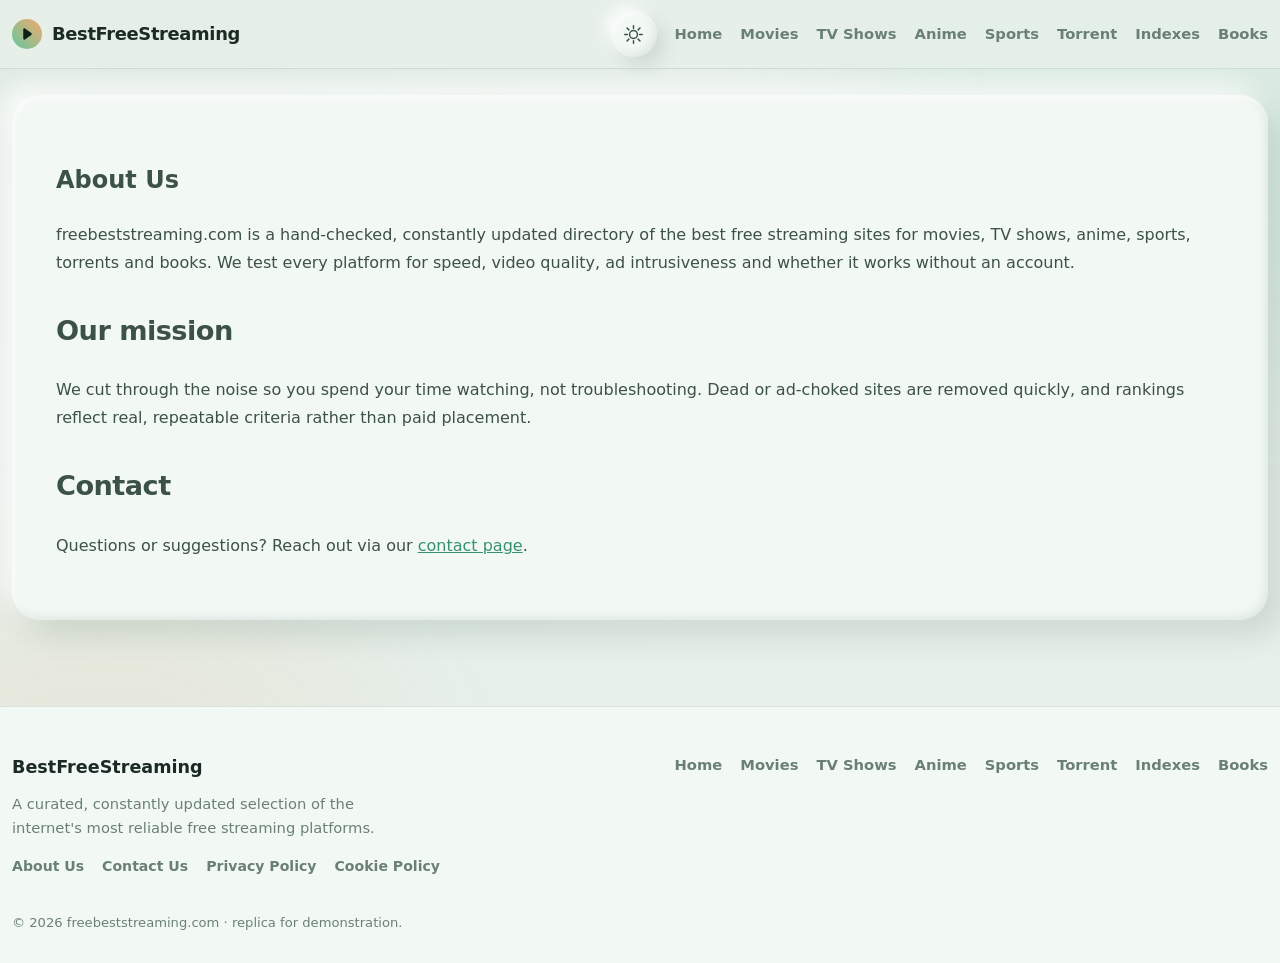
<file: about.html>
<!DOCTYPE html>
<html lang="en" data-theme="light">
<head>
<meta charset="utf-8" />
<meta name="viewport" content="width=device-width, initial-scale=1.0" />
<title>About Us - freebeststreaming.com</title>
<meta name="description" content="Learn about freebeststreaming.com, a hand-checked directory of free streaming sites." />


<meta name="theme-color" content="#e9f1ec" media="(prefers-color-scheme: light)" />
<meta name="theme-color" content="#101613" media="(prefers-color-scheme: dark)" />
<meta name="robots" content="noindex, follow" />
<meta name="googlebot" content="noindex, follow" />
<meta property="og:type" content="website" />
<meta property="og:site_name" content="freebeststreaming.com" />
<meta property="og:locale" content="en_US" />
<meta property="og:title" content="About Us - freebeststreaming.com" />
<meta property="og:description" content="Learn about freebeststreaming.com, a hand-checked directory of free streaming sites." />
<meta property="og:url" content="https://www.freebeststreaming.com/about.html" />
<meta property="og:image" content="https://www.freebeststreaming.com/img/og-default.png" />
<meta property="og:image:width" content="1200" />
<meta property="og:image:height" content="630" />
<meta property="og:image:alt" content="freebeststreaming.com - best free streaming sites 2026" />
<meta name="twitter:card" content="summary_large_image" />
<meta name="twitter:title" content="About Us - freebeststreaming.com" />
<meta name="twitter:description" content="Learn about freebeststreaming.com, a hand-checked directory of free streaming sites." />
<meta name="twitter:image" content="https://www.freebeststreaming.com/img/og-default.png" />
<link rel="icon" href="favicon.svg" type="image/svg+xml" />
<link rel="preconnect" href="https://www.freebeststreaming.com" />
<link rel="stylesheet" href="css/site.css" />
<script type="application/ld+json">{"@context":"https://schema.org","@graph":[{"@type":"WebSite","@id":"https://www.freebeststreaming.com/#website","url":"https://www.freebeststreaming.com","name":"freebeststreaming.com","description":"Hand-checked directory of the best free streaming sites for movies, TV shows, anime, sports, torrents and books.","inLanguage":"en","potentialAction":{"@type":"SearchAction","target":{"@type":"EntryPoint","urlTemplate":"https://www.freebeststreaming.com/Home/Category?key={search_term_string}"},"query-input":"required name=search_term_string"}},{"@type":"Organization","@id":"https://www.freebeststreaming.com/#organization","name":"freebeststreaming.com","url":"https://www.freebeststreaming.com","logo":{"@type":"ImageObject","url":"https://www.freebeststreaming.com/img/og-default.png"}}]}</script>
<script>
(function () { try { var stored = localStorage.getItem("bfs-theme"); var prefersDark = window.matchMedia("(prefers-color-scheme: dark)").matches; document.documentElement.setAttribute("data-theme", stored || (prefersDark ? "dark" : "light")); } catch (e) { } })();
</script>
</head>
<body>
<div class="bg-blobs" aria-hidden="true"></div>
<header class="site-header">
  <div class="container">
    <a href="index.html" class="logo-brand">
      <svg xmlns="http://www.w3.org/2000/svg" viewBox="0 0 16 16" aria-hidden="true">
        <defs><linearGradient id="grad1" x1="0%" y1="100%" x2="100%" y2="0%"><stop offset="0" stop-color="#62c89e" /><stop offset="1" stop-color="#f4a96e" /></linearGradient></defs>
        <circle fill="url(#grad1)" cx="8" cy="8" r="8" />
        <path fill="#0f1d18" d="m10.3 7.5c0.3 0.2 0.3 0.8 0 1l-3.4 2.4c-0.4 0.3-0.9 0-0.9-0.5v-4.8c0-0.5 0.5-0.8 0.9-0.5z" />
      </svg>
      <span>BestFreeStreaming</span>
    </a>
    <div class="header-actions">
      <button type="button" class="theme-toggle" id="themeToggle" aria-label="Toggle dark mode" title="Toggle dark mode">
        <svg class="icon-sun" viewBox="0 0 24 24" aria-hidden="true"><circle cx="12" cy="12" r="4.5"/><path d="M12 2v3M12 19v3M2 12h3M19 12h3M4.6 4.6l2.1 2.1M17.3 17.3l2.1 2.1M19.4 4.6l-2.1 2.1M6.7 17.3l-2.1 2.1"/></svg>
        <svg class="icon-moon" viewBox="0 0 24 24" aria-hidden="true"><path d="M21 12.8A8.5 8.5 0 1 1 11.2 3a7 7 0 0 0 9.8 9.8z"/></svg>
      </button>
      <nav class="site-nav" aria-label="Main navigation">
        <a href="index.html">Home</a>
        <a href="movies.html">Movies</a>
<a href="tv-shows.html">TV Shows</a>
<a href="anime.html">Anime</a>
<a href="sports.html">Sports</a>
<a href="torrent.html">Torrent</a>
<a href="indexes.html">Indexes</a>
<a href="books.html">Books</a>
      </nav>
    </div>
  </div>
</header>
<main class="container">
<section class="panel seo-content"><h1>About Us</h1><p>freebeststreaming.com is a hand-checked, constantly updated directory of the best free streaming sites for movies, TV shows, anime, sports, torrents and books. We test every platform for speed, video quality, ad intrusiveness and whether it works without an account.</p><h2 class="section-title">Our mission</h2><p>We cut through the noise so you spend your time watching, not troubleshooting. Dead or ad-choked sites are removed quickly, and rankings reflect real, repeatable criteria rather than paid placement.</p><h2 class="section-title">Contact</h2><p>Questions or suggestions? Reach out via our <a href="contact.html">contact page</a>.</p></section>
</main>
<footer class="site-footer">
  <div class="container footer-inner">
    <div>
      <span class="footer-brand">BestFreeStreaming</span>
      <p class="footer-note">A curated, constantly updated selection of the internet's most reliable free streaming platforms.</p>
    </div>
    <div class="footer-links">
      <a href="index.html">Home</a>
      <a href="movies.html">Movies</a>
<a href="tv-shows.html">TV Shows</a>
<a href="anime.html">Anime</a>
<a href="sports.html">Sports</a>
<a href="torrent.html">Torrent</a>
<a href="indexes.html">Indexes</a>
<a href="books.html">Books</a>
    </div>
  </div>
  <div class="container footer-essentials">
    <a href="about.html">About Us</a>
      <a href="contact.html">Contact Us</a>
      <a href="privacy.html">Privacy Policy</a>
      <a href="cookie-policy.html">Cookie Policy</a>
  </div>
  <div class="container footer-copy">
    <span>&copy; 2026 freebeststreaming.com &middot; replica for demonstration.</span>
  </div>
</footer>
<script src="js/site.js"></script>
<script src="data/data.js"></script>
<script src="js/data.js"></script>

</body>
</html>
</file>
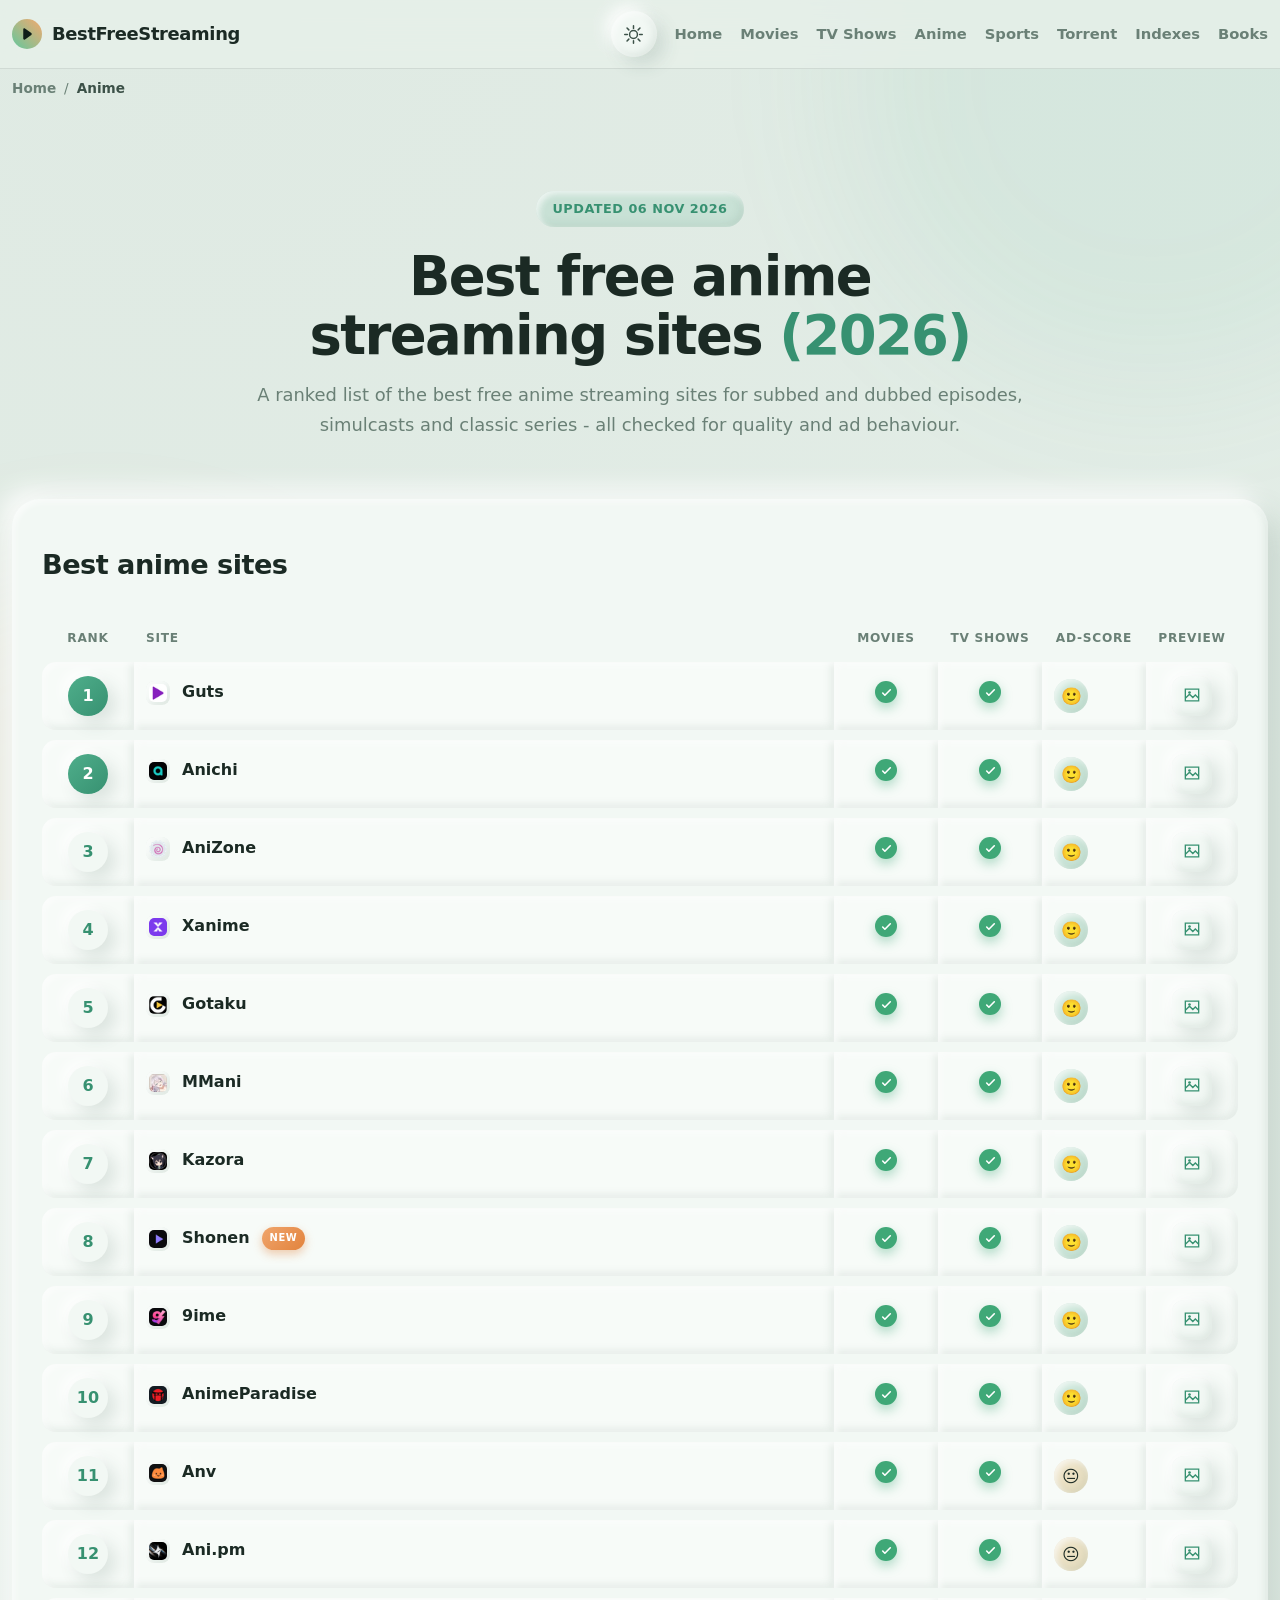
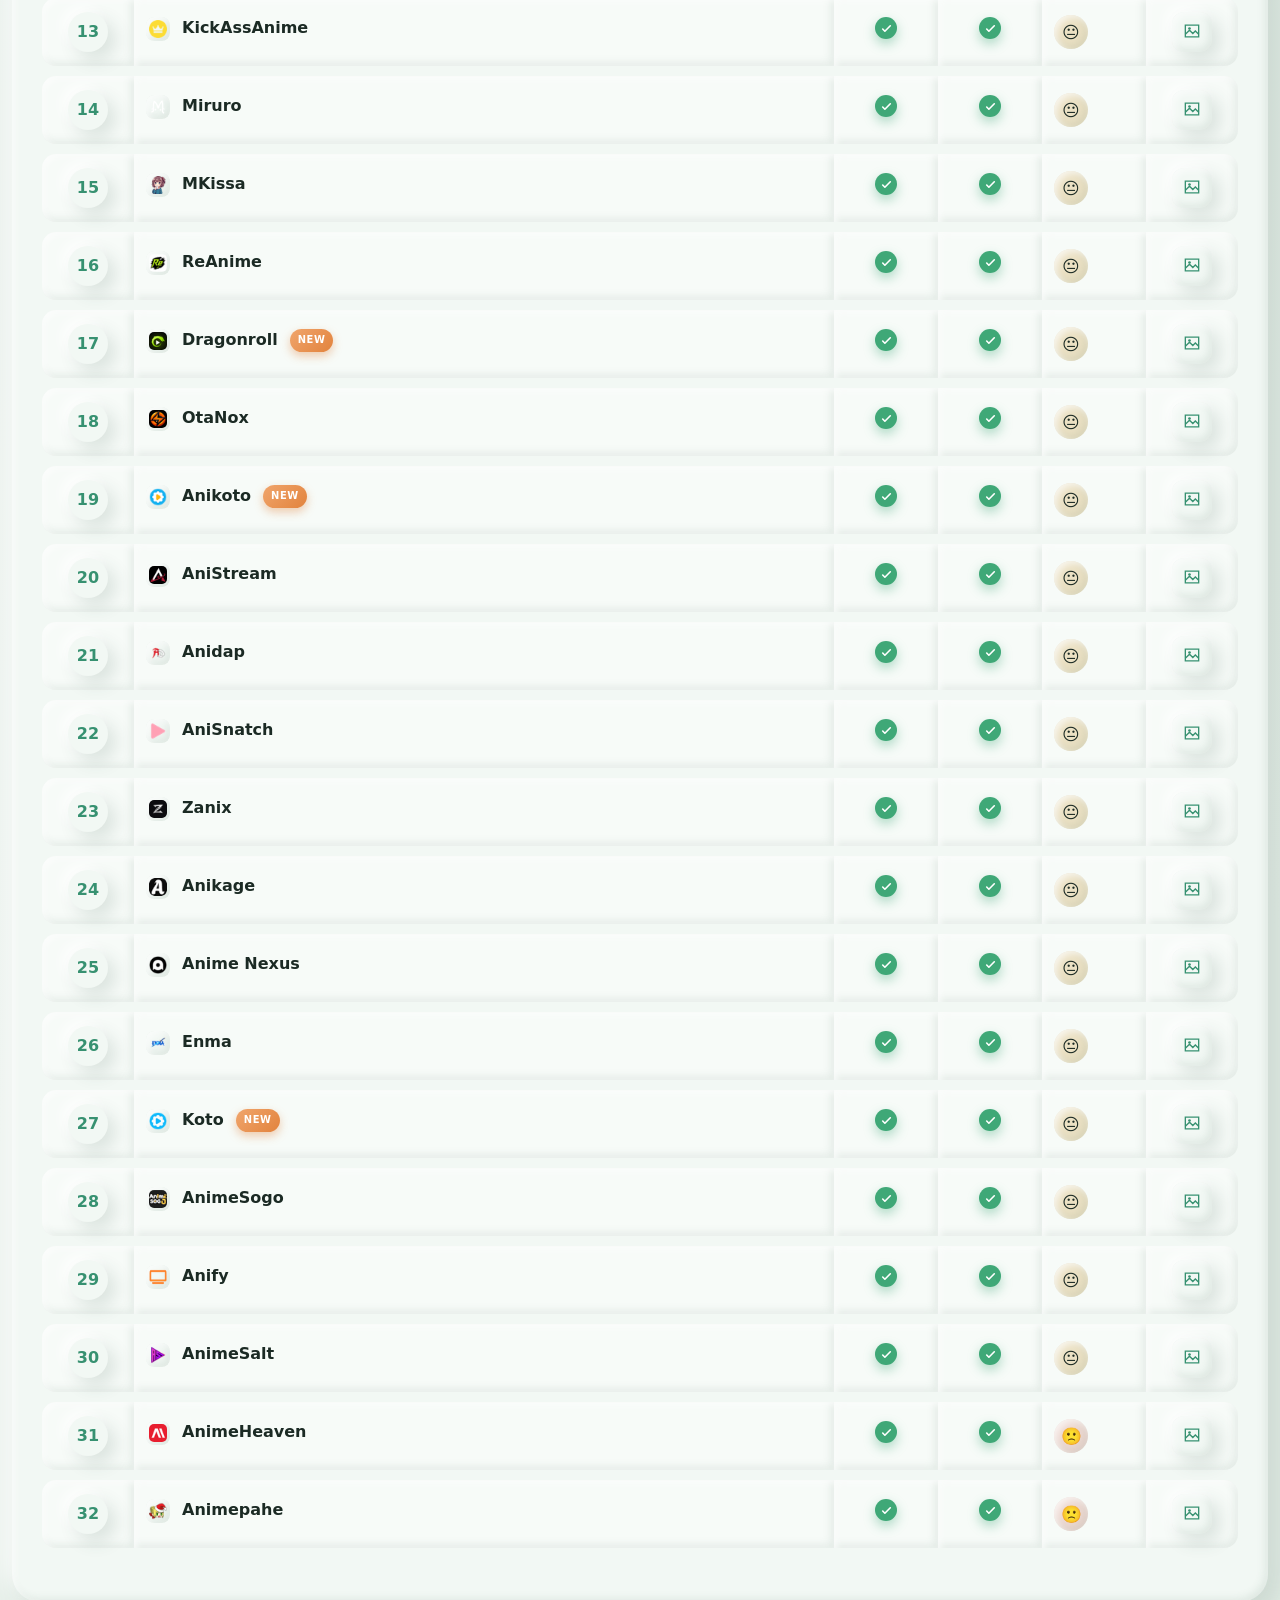
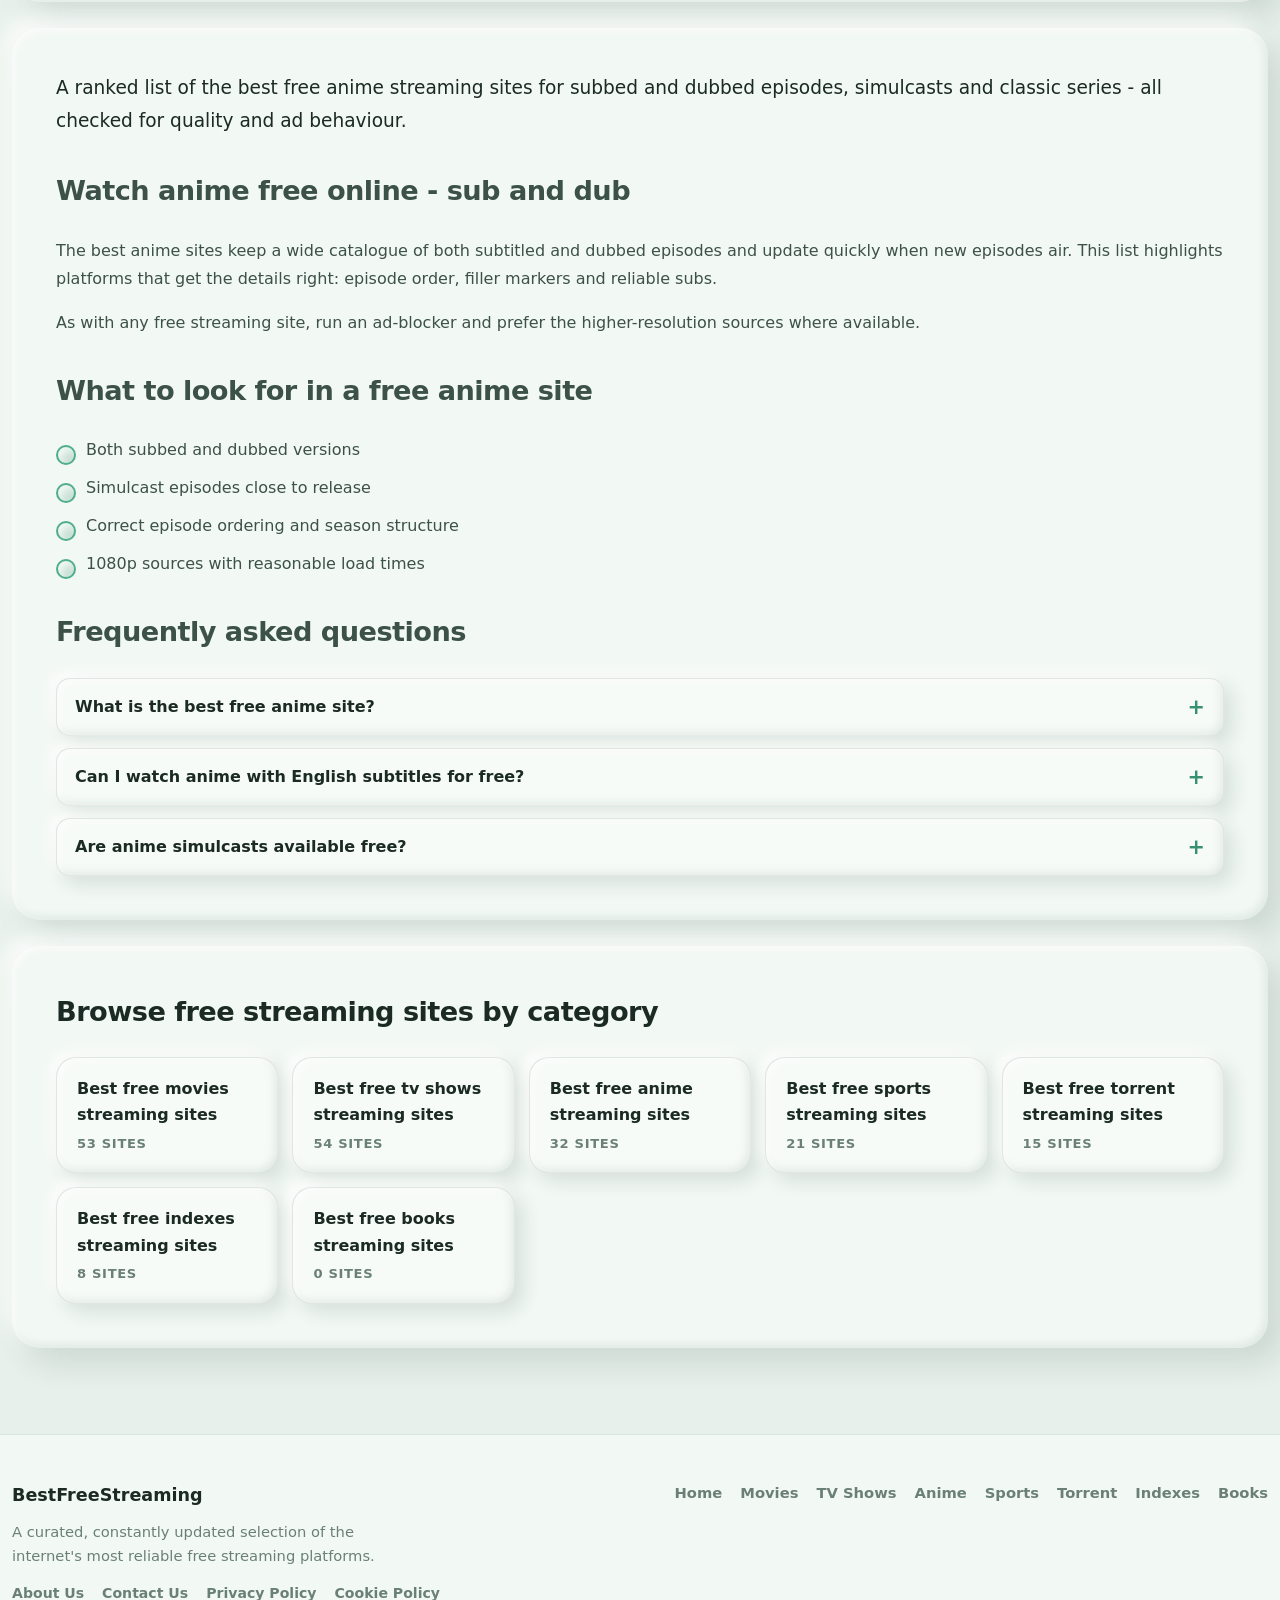
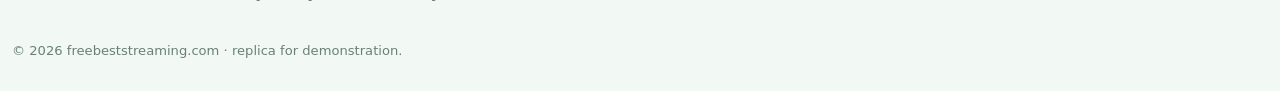
<file: anime.html>
<!DOCTYPE html>
<html lang="en" data-theme="light">
<head>
<meta charset="utf-8" />
<meta name="viewport" content="width=device-width, initial-scale=1.0" />
<title>Best Free Anime Streaming Sites (2026) - Watch Anime Online Free</title>
<meta name="description" content="The best free anime streaming sites for 2026. Watch subbed and dubbed anime online free, including simulcasts - ranked and ad-scored." />
<meta name="keywords" content="free anime streaming sites, watch anime online free, anime sub dub free, best free anime sites 2026" />
<link rel="canonical" href="https://www.freebeststreaming.com/anime.html" />
<meta name="theme-color" content="#e9f1ec" media="(prefers-color-scheme: light)" />
<meta name="theme-color" content="#101613" media="(prefers-color-scheme: dark)" />
<meta name="robots" content="index, follow, max-image-preview:large, max-snippet:-1, max-video-preview:-1" />
<meta name="googlebot" content="index, follow, max-image-preview:large, max-snippet:-1, max-video-preview:-1" />
<meta property="og:type" content="website" />
<meta property="og:site_name" content="freebeststreaming.com" />
<meta property="og:locale" content="en_US" />
<meta property="og:title" content="Best Free Anime Streaming Sites (2026) - Watch Anime Online Free" />
<meta property="og:description" content="The best free anime streaming sites for 2026. Watch subbed and dubbed anime online free, including simulcasts - ranked and ad-scored." />
<meta property="og:url" content="https://www.freebeststreaming.com/anime.html" />
<meta property="og:image" content="https://www.freebeststreaming.com/img/og-default.png" />
<meta property="og:image:width" content="1200" />
<meta property="og:image:height" content="630" />
<meta property="og:image:alt" content="freebeststreaming.com - best free streaming sites 2026" />
<meta name="twitter:card" content="summary_large_image" />
<meta name="twitter:title" content="Best Free Anime Streaming Sites (2026) - Watch Anime Online Free" />
<meta name="twitter:description" content="The best free anime streaming sites for 2026. Watch subbed and dubbed anime online free, including simulcasts - ranked and ad-scored." />
<meta name="twitter:image" content="https://www.freebeststreaming.com/img/og-default.png" />
<link rel="icon" href="favicon.svg" type="image/svg+xml" />
<link rel="preconnect" href="https://www.freebeststreaming.com" />
<link rel="stylesheet" href="css/site.css" />
<script type="application/ld+json">{"@context":"https://schema.org","@graph":[{"@type":"WebSite","@id":"https://www.freebeststreaming.com/#website","url":"https://www.freebeststreaming.com","name":"freebeststreaming.com","description":"Hand-checked directory of the best free streaming sites for movies, TV shows, anime, sports, torrents and books.","inLanguage":"en","potentialAction":{"@type":"SearchAction","target":{"@type":"EntryPoint","urlTemplate":"https://www.freebeststreaming.com/Home/Category?key={search_term_string}"},"query-input":"required name=search_term_string"}},{"@type":"Organization","@id":"https://www.freebeststreaming.com/#organization","name":"freebeststreaming.com","url":"https://www.freebeststreaming.com","logo":{"@type":"ImageObject","url":"https://www.freebeststreaming.com/img/og-default.png"}}]}</script>
<script>
(function () { try { var stored = localStorage.getItem("bfs-theme"); var prefersDark = window.matchMedia("(prefers-color-scheme: dark)").matches; document.documentElement.setAttribute("data-theme", stored || (prefersDark ? "dark" : "light")); } catch (e) { } })();
</script>
</head>
<body>
<div class="bg-blobs" aria-hidden="true"></div>
<header class="site-header">
  <div class="container">
    <a href="index.html" class="logo-brand">
      <svg xmlns="http://www.w3.org/2000/svg" viewBox="0 0 16 16" aria-hidden="true">
        <defs><linearGradient id="grad1" x1="0%" y1="100%" x2="100%" y2="0%"><stop offset="0" stop-color="#62c89e" /><stop offset="1" stop-color="#f4a96e" /></linearGradient></defs>
        <circle fill="url(#grad1)" cx="8" cy="8" r="8" />
        <path fill="#0f1d18" d="m10.3 7.5c0.3 0.2 0.3 0.8 0 1l-3.4 2.4c-0.4 0.3-0.9 0-0.9-0.5v-4.8c0-0.5 0.5-0.8 0.9-0.5z" />
      </svg>
      <span>BestFreeStreaming</span>
    </a>
    <div class="header-actions">
      <button type="button" class="theme-toggle" id="themeToggle" aria-label="Toggle dark mode" title="Toggle dark mode">
        <svg class="icon-sun" viewBox="0 0 24 24" aria-hidden="true"><circle cx="12" cy="12" r="4.5"/><path d="M12 2v3M12 19v3M2 12h3M19 12h3M4.6 4.6l2.1 2.1M17.3 17.3l2.1 2.1M19.4 4.6l-2.1 2.1M6.7 17.3l-2.1 2.1"/></svg>
        <svg class="icon-moon" viewBox="0 0 24 24" aria-hidden="true"><path d="M21 12.8A8.5 8.5 0 1 1 11.2 3a7 7 0 0 0 9.8 9.8z"/></svg>
      </button>
      <nav class="site-nav" aria-label="Main navigation">
        <a href="index.html">Home</a>
        <a href="movies.html">Movies</a>
<a href="tv-shows.html">TV Shows</a>
<a href="anime.html">Anime</a>
<a href="sports.html">Sports</a>
<a href="torrent.html">Torrent</a>
<a href="indexes.html">Indexes</a>
<a href="books.html">Books</a>
      </nav>
    </div>
  </div>
</header>
<main class="container">
<nav class="breadcrumb" aria-label="Breadcrumb"><a href="index.html">Home</a><span aria-hidden="true">/</span><span aria-current="page">Anime</span></nav><section class="hero"><span class="hero-badge">Updated 06 Nov 2026</span><h1>Best free anime streaming sites <span class="accent">(2026)</span></h1><p class="hero-lead">A ranked list of the best free anime streaming sites for subbed and dubbed episodes, simulcasts and classic series - all checked for quality and ad behaviour.</p></section><section class="panel table-panel"><h2 class="section-title">Best anime sites</h2><div class="table-scroll"><table class="sites-table"><thead><tr><th class="col-rank">Rank</th><th class="col-site">Site</th><th class="col-flag">Movies</th><th class="col-flag">TV Shows</th><th class="col-flag">Ad-Score</th><th class="col-preview">Preview</th></tr></thead><tbody><tr class="site-row"><td class="col-rank"><span class="rank-badge">1</span></td><td class="col-site"><a class="site-link" href="https://guts.to/home" target="_blank" rel="noopener"><img class="site-favicon" src="data/images/favicons/1785ac897f7ba1001d28b36d99effb639c3fbab2304ed7b97b87738ed7ef2066.png" width="24" height="24" alt="" loading="lazy" /><span class="site-name">Guts</span></a></td><td class="col-flag"><span class="check" aria-label="Available"></span></td><td class="col-flag"><span class="check" aria-label="Available"></span></td><td class="col-flag"><span class="adscore-pill adscore-good" title="Pop ads are not detected"><span class="face"></span></span></td><td class="col-preview"><button type="button" class="preview-btn" data-preview="preview-0-Anime" aria-expanded="false" aria-controls="preview-0-Anime" title="Show preview of Guts"><svg viewBox="0 0 24 24" aria-hidden="true"><path d="M4 5h16v14H4z" fill="none" stroke="currentColor" stroke-width="1.6"/><path d="m4 16 5-5 4 4 3-3 4 4" fill="none" stroke="currentColor" stroke-width="1.6"/><circle cx="9" cy="9" r="1.6" fill="currentColor"/></svg></button></td></tr><tr class="preview-row" id="preview-0-Anime" hidden><td colspan="6"><a href="https://guts.to/home" target="_blank" rel="noopener" class="preview-wrap" title="Visit Guts (opens in new tab)"><img src="data/images/thumbs/2875efccd185b026c28b5b0737cf06aab0ab58ba2942556c1e2fc694859d793b.webp" loading="lazy" alt="Screenshot of Guts" /></a></td></tr><tr class="site-row"><td class="col-rank"><span class="rank-badge">2</span></td><td class="col-site"><a class="site-link" href="https://anichi.to/home" target="_blank" rel="noopener"><img class="site-favicon" src="data/images/favicons/2d167c74f14f4cd46efd9a2ca37a09ca18729f713a8372610a002369eed26d2a.png" width="24" height="24" alt="" loading="lazy" /><span class="site-name">Anichi</span></a></td><td class="col-flag"><span class="check" aria-label="Available"></span></td><td class="col-flag"><span class="check" aria-label="Available"></span></td><td class="col-flag"><span class="adscore-pill adscore-good" title="Pop ads are not detected"><span class="face"></span></span></td><td class="col-preview"><button type="button" class="preview-btn" data-preview="preview-1-Anime" aria-expanded="false" aria-controls="preview-1-Anime" title="Show preview of Anichi"><svg viewBox="0 0 24 24" aria-hidden="true"><path d="M4 5h16v14H4z" fill="none" stroke="currentColor" stroke-width="1.6"/><path d="m4 16 5-5 4 4 3-3 4 4" fill="none" stroke="currentColor" stroke-width="1.6"/><circle cx="9" cy="9" r="1.6" fill="currentColor"/></svg></button></td></tr><tr class="preview-row" id="preview-1-Anime" hidden><td colspan="6"><a href="https://anichi.to/home" target="_blank" rel="noopener" class="preview-wrap" title="Visit Anichi (opens in new tab)"><img src="data/images/thumbs/e2bf5b820e48f987517ea37ea5a86c818f159d949d909ae1c09a93edf816c139.webp" loading="lazy" alt="Screenshot of Anichi" /></a></td></tr><tr class="site-row"><td class="col-rank"><span class="rank-badge">3</span></td><td class="col-site"><a class="site-link" href="https://anizone.to" target="_blank" rel="noopener"><img class="site-favicon" src="data/images/favicons/980dd20a29ef49a6845f3ccb5426f98210ab6c17340a00e996f9139b7ad5dbb1.png" width="24" height="24" alt="" loading="lazy" /><span class="site-name">AniZone</span></a></td><td class="col-flag"><span class="check" aria-label="Available"></span></td><td class="col-flag"><span class="check" aria-label="Available"></span></td><td class="col-flag"><span class="adscore-pill adscore-good" title="Pop ads are not detected"><span class="face"></span></span></td><td class="col-preview"><button type="button" class="preview-btn" data-preview="preview-2-Anime" aria-expanded="false" aria-controls="preview-2-Anime" title="Show preview of AniZone"><svg viewBox="0 0 24 24" aria-hidden="true"><path d="M4 5h16v14H4z" fill="none" stroke="currentColor" stroke-width="1.6"/><path d="m4 16 5-5 4 4 3-3 4 4" fill="none" stroke="currentColor" stroke-width="1.6"/><circle cx="9" cy="9" r="1.6" fill="currentColor"/></svg></button></td></tr><tr class="preview-row" id="preview-2-Anime" hidden><td colspan="6"><a href="https://anizone.to" target="_blank" rel="noopener" class="preview-wrap" title="Visit AniZone (opens in new tab)"><img src="data/images/thumbs/68aadf8fa850f6016757745cec67e7faccd3f2667d4b8dd85ea0c0c94c80bc91.webp" loading="lazy" alt="Screenshot of AniZone" /></a></td></tr><tr class="site-row"><td class="col-rank"><span class="rank-badge">4</span></td><td class="col-site"><a class="site-link" href="https://xanime.me" target="_blank" rel="noopener"><img class="site-favicon" src="data/images/favicons/f2334a84091a3e149ff3806a336e6751b0911738f0c42530bde7280d94a77035.png" width="24" height="24" alt="" loading="lazy" /><span class="site-name">Xanime</span></a></td><td class="col-flag"><span class="check" aria-label="Available"></span></td><td class="col-flag"><span class="check" aria-label="Available"></span></td><td class="col-flag"><span class="adscore-pill adscore-good" title="Pop ads are not detected"><span class="face"></span></span></td><td class="col-preview"><button type="button" class="preview-btn" data-preview="preview-3-Anime" aria-expanded="false" aria-controls="preview-3-Anime" title="Show preview of Xanime"><svg viewBox="0 0 24 24" aria-hidden="true"><path d="M4 5h16v14H4z" fill="none" stroke="currentColor" stroke-width="1.6"/><path d="m4 16 5-5 4 4 3-3 4 4" fill="none" stroke="currentColor" stroke-width="1.6"/><circle cx="9" cy="9" r="1.6" fill="currentColor"/></svg></button></td></tr><tr class="preview-row" id="preview-3-Anime" hidden><td colspan="6"><a href="https://xanime.me" target="_blank" rel="noopener" class="preview-wrap" title="Visit Xanime (opens in new tab)"><img src="data/images/thumbs/50a9a82216b33d5210b14f65883e1ab00d28c0c4769fc235f697d9335579df50.webp" loading="lazy" alt="Screenshot of Xanime" /></a></td></tr><tr class="site-row"><td class="col-rank"><span class="rank-badge">5</span></td><td class="col-site"><a class="site-link" href="https://gotaku.to" target="_blank" rel="noopener"><img class="site-favicon" src="data/images/favicons/f749949291e1db2b2138b915c3d2b50d29ab6af37ada38d3c8fde987cbea5234.png" width="24" height="24" alt="" loading="lazy" /><span class="site-name">Gotaku</span></a></td><td class="col-flag"><span class="check" aria-label="Available"></span></td><td class="col-flag"><span class="check" aria-label="Available"></span></td><td class="col-flag"><span class="adscore-pill adscore-good" title="Pop ads are not detected"><span class="face"></span></span></td><td class="col-preview"><button type="button" class="preview-btn" data-preview="preview-4-Anime" aria-expanded="false" aria-controls="preview-4-Anime" title="Show preview of Gotaku"><svg viewBox="0 0 24 24" aria-hidden="true"><path d="M4 5h16v14H4z" fill="none" stroke="currentColor" stroke-width="1.6"/><path d="m4 16 5-5 4 4 3-3 4 4" fill="none" stroke="currentColor" stroke-width="1.6"/><circle cx="9" cy="9" r="1.6" fill="currentColor"/></svg></button></td></tr><tr class="preview-row" id="preview-4-Anime" hidden><td colspan="6"><a href="https://gotaku.to" target="_blank" rel="noopener" class="preview-wrap" title="Visit Gotaku (opens in new tab)"><img src="data/images/thumbs/657ff38c8023d23e680693b7410210e7b49c392bb2c76c7d3ae3f2588b1fcbc6.webp" loading="lazy" alt="Screenshot of Gotaku" /></a></td></tr><tr class="site-row"><td class="col-rank"><span class="rank-badge">6</span></td><td class="col-site"><a class="site-link" href="https://mmani.com" target="_blank" rel="noopener"><img class="site-favicon" src="data/images/favicons/f474e747d782dd512e4c19fd64f55bc041ee512f2b84be87e5aeea38cf2e8cac.png" width="24" height="24" alt="" loading="lazy" /><span class="site-name">MMani</span></a></td><td class="col-flag"><span class="check" aria-label="Available"></span></td><td class="col-flag"><span class="check" aria-label="Available"></span></td><td class="col-flag"><span class="adscore-pill adscore-good" title="Pop ads are not detected"><span class="face"></span></span></td><td class="col-preview"><button type="button" class="preview-btn" data-preview="preview-5-Anime" aria-expanded="false" aria-controls="preview-5-Anime" title="Show preview of MMani"><svg viewBox="0 0 24 24" aria-hidden="true"><path d="M4 5h16v14H4z" fill="none" stroke="currentColor" stroke-width="1.6"/><path d="m4 16 5-5 4 4 3-3 4 4" fill="none" stroke="currentColor" stroke-width="1.6"/><circle cx="9" cy="9" r="1.6" fill="currentColor"/></svg></button></td></tr><tr class="preview-row" id="preview-5-Anime" hidden><td colspan="6"><a href="https://mmani.com" target="_blank" rel="noopener" class="preview-wrap" title="Visit MMani (opens in new tab)"><img src="data/images/thumbs/7acf99773c9a18ed9bcebd230cf15b91d873b457021a579268e4d4cfe0485292.webp" loading="lazy" alt="Screenshot of MMani" /></a></td></tr><tr class="site-row"><td class="col-rank"><span class="rank-badge">7</span></td><td class="col-site"><a class="site-link" href="https://kazora.cc" target="_blank" rel="noopener"><img class="site-favicon" src="data/images/favicons/778122819f2b787086be0e33428ab2e36005f4562c2dfc27930c578646ffaae2.png" width="24" height="24" alt="" loading="lazy" /><span class="site-name">Kazora</span></a></td><td class="col-flag"><span class="check" aria-label="Available"></span></td><td class="col-flag"><span class="check" aria-label="Available"></span></td><td class="col-flag"><span class="adscore-pill adscore-good" title="Pop ads are not detected"><span class="face"></span></span></td><td class="col-preview"><button type="button" class="preview-btn" data-preview="preview-6-Anime" aria-expanded="false" aria-controls="preview-6-Anime" title="Show preview of Kazora"><svg viewBox="0 0 24 24" aria-hidden="true"><path d="M4 5h16v14H4z" fill="none" stroke="currentColor" stroke-width="1.6"/><path d="m4 16 5-5 4 4 3-3 4 4" fill="none" stroke="currentColor" stroke-width="1.6"/><circle cx="9" cy="9" r="1.6" fill="currentColor"/></svg></button></td></tr><tr class="preview-row" id="preview-6-Anime" hidden><td colspan="6"><a href="https://kazora.cc" target="_blank" rel="noopener" class="preview-wrap" title="Visit Kazora (opens in new tab)"><img src="data/images/thumbs/8e7ff55c332890ff02f84bc3f46bfba741be9be14e3c12fdaee4fd37cbd7c9c0.webp" loading="lazy" alt="Screenshot of Kazora" /></a></td></tr><tr class="site-row"><td class="col-rank"><span class="rank-badge">8</span></td><td class="col-site"><a class="site-link" href="https://shonen.to" target="_blank" rel="noopener"><img class="site-favicon" src="data/images/favicons/1a73d4d7f43a17274e62fa8d3d8ccdeab9397533f7e3291fec06bcbbbeff398c.png" width="24" height="24" alt="" loading="lazy" /><span class="site-name">Shonen</span><span class="new-badge">NEW</span></a></td><td class="col-flag"><span class="check" aria-label="Available"></span></td><td class="col-flag"><span class="check" aria-label="Available"></span></td><td class="col-flag"><span class="adscore-pill adscore-good" title="Pop ads are not detected"><span class="face"></span></span></td><td class="col-preview"><button type="button" class="preview-btn" data-preview="preview-7-Anime" aria-expanded="false" aria-controls="preview-7-Anime" title="Show preview of Shonen"><svg viewBox="0 0 24 24" aria-hidden="true"><path d="M4 5h16v14H4z" fill="none" stroke="currentColor" stroke-width="1.6"/><path d="m4 16 5-5 4 4 3-3 4 4" fill="none" stroke="currentColor" stroke-width="1.6"/><circle cx="9" cy="9" r="1.6" fill="currentColor"/></svg></button></td></tr><tr class="preview-row" id="preview-7-Anime" hidden><td colspan="6"><a href="https://shonen.to" target="_blank" rel="noopener" class="preview-wrap" title="Visit Shonen (opens in new tab)"><img src="data/images/thumbs/019c01ea737bd8af9fe5a0503c4d8da162f3650f133dfced33ada532df381924.webp" loading="lazy" alt="Screenshot of Shonen" /></a></td></tr><tr class="site-row"><td class="col-rank"><span class="rank-badge">9</span></td><td class="col-site"><a class="site-link" href="https://9ime.live/home" target="_blank" rel="noopener"><img class="site-favicon" src="data/images/favicons/1fd73137a532ef9b65f2c9606cb292da77acb7b31edd3d70e392c4c00001c98f.png" width="24" height="24" alt="" loading="lazy" /><span class="site-name">9ime</span></a></td><td class="col-flag"><span class="check" aria-label="Available"></span></td><td class="col-flag"><span class="check" aria-label="Available"></span></td><td class="col-flag"><span class="adscore-pill adscore-good" title="Pop ads are not detected"><span class="face"></span></span></td><td class="col-preview"><button type="button" class="preview-btn" data-preview="preview-8-Anime" aria-expanded="false" aria-controls="preview-8-Anime" title="Show preview of 9ime"><svg viewBox="0 0 24 24" aria-hidden="true"><path d="M4 5h16v14H4z" fill="none" stroke="currentColor" stroke-width="1.6"/><path d="m4 16 5-5 4 4 3-3 4 4" fill="none" stroke="currentColor" stroke-width="1.6"/><circle cx="9" cy="9" r="1.6" fill="currentColor"/></svg></button></td></tr><tr class="preview-row" id="preview-8-Anime" hidden><td colspan="6"><a href="https://9ime.live/home" target="_blank" rel="noopener" class="preview-wrap" title="Visit 9ime (opens in new tab)"><img src="data/images/thumbs/7bf53b2caaf2d1686c5cf577f5e6b76b3cdd496f89c084d1442f5aba4b2cab2a.webp" loading="lazy" alt="Screenshot of 9ime" /></a></td></tr><tr class="site-row"><td class="col-rank"><span class="rank-badge">10</span></td><td class="col-site"><a class="site-link" href="https://animeparadise.moe" target="_blank" rel="noopener"><img class="site-favicon" src="data/images/favicons/311e21dfe8a376dd4e89a42f8cb4137c457267e79c8e8b5ababec0e2d426780e.png" width="24" height="24" alt="" loading="lazy" /><span class="site-name">AnimeParadise</span></a></td><td class="col-flag"><span class="check" aria-label="Available"></span></td><td class="col-flag"><span class="check" aria-label="Available"></span></td><td class="col-flag"><span class="adscore-pill adscore-good" title="Pop ads are not detected"><span class="face"></span></span></td><td class="col-preview"><button type="button" class="preview-btn" data-preview="preview-9-Anime" aria-expanded="false" aria-controls="preview-9-Anime" title="Show preview of AnimeParadise"><svg viewBox="0 0 24 24" aria-hidden="true"><path d="M4 5h16v14H4z" fill="none" stroke="currentColor" stroke-width="1.6"/><path d="m4 16 5-5 4 4 3-3 4 4" fill="none" stroke="currentColor" stroke-width="1.6"/><circle cx="9" cy="9" r="1.6" fill="currentColor"/></svg></button></td></tr><tr class="preview-row" id="preview-9-Anime" hidden><td colspan="6"><a href="https://animeparadise.moe" target="_blank" rel="noopener" class="preview-wrap" title="Visit AnimeParadise (opens in new tab)"><img src="data/images/thumbs/116026d9db12b343e19bfb8ab14fb6741f62a21bcefbd2926c9da7b31a9433ba.webp" loading="lazy" alt="Screenshot of AnimeParadise" /></a></td></tr><tr class="site-row"><td class="col-rank"><span class="rank-badge">11</span></td><td class="col-site"><a class="site-link" href="https://anv.to" target="_blank" rel="noopener"><img class="site-favicon" src="data/images/favicons/a4239cab4fb829c4b8803b3f2cda106a3fb532f995c56626202f9039f703c205.png" width="24" height="24" alt="" loading="lazy" /><span class="site-name">Anv</span></a></td><td class="col-flag"><span class="check" aria-label="Available"></span></td><td class="col-flag"><span class="check" aria-label="Available"></span></td><td class="col-flag"><span class="adscore-pill adscore-ok" title="Pop ads are mostly blocked"><span class="face"></span></span></td><td class="col-preview"><button type="button" class="preview-btn" data-preview="preview-10-Anime" aria-expanded="false" aria-controls="preview-10-Anime" title="Show preview of Anv"><svg viewBox="0 0 24 24" aria-hidden="true"><path d="M4 5h16v14H4z" fill="none" stroke="currentColor" stroke-width="1.6"/><path d="m4 16 5-5 4 4 3-3 4 4" fill="none" stroke="currentColor" stroke-width="1.6"/><circle cx="9" cy="9" r="1.6" fill="currentColor"/></svg></button></td></tr><tr class="preview-row" id="preview-10-Anime" hidden><td colspan="6"><a href="https://anv.to" target="_blank" rel="noopener" class="preview-wrap" title="Visit Anv (opens in new tab)"><img src="data/images/thumbs/dd8905c492e728e7cc076a312c865031498efaa2a1c2c590d2059c16da7dd015.webp" loading="lazy" alt="Screenshot of Anv" /></a></td></tr><tr class="site-row"><td class="col-rank"><span class="rank-badge">12</span></td><td class="col-site"><a class="site-link" href="https://ani.pm" target="_blank" rel="noopener"><img class="site-favicon" src="data/images/favicons/90f316326d752c2a280e9366cc006b03ec6576b447a0246b3df2e85f559175dc.png" width="24" height="24" alt="" loading="lazy" /><span class="site-name">Ani.pm</span></a></td><td class="col-flag"><span class="check" aria-label="Available"></span></td><td class="col-flag"><span class="check" aria-label="Available"></span></td><td class="col-flag"><span class="adscore-pill adscore-ok" title="Pop ads are mostly blocked"><span class="face"></span></span></td><td class="col-preview"><button type="button" class="preview-btn" data-preview="preview-11-Anime" aria-expanded="false" aria-controls="preview-11-Anime" title="Show preview of Ani.pm"><svg viewBox="0 0 24 24" aria-hidden="true"><path d="M4 5h16v14H4z" fill="none" stroke="currentColor" stroke-width="1.6"/><path d="m4 16 5-5 4 4 3-3 4 4" fill="none" stroke="currentColor" stroke-width="1.6"/><circle cx="9" cy="9" r="1.6" fill="currentColor"/></svg></button></td></tr><tr class="preview-row" id="preview-11-Anime" hidden><td colspan="6"><a href="https://ani.pm" target="_blank" rel="noopener" class="preview-wrap" title="Visit Ani.pm (opens in new tab)"><img src="data/images/thumbs/b95949785412a1228183ae97b561f99f861956a3c411bcb3950aa677f9a34c36.webp" loading="lazy" alt="Screenshot of Ani.pm" /></a></td></tr><tr class="site-row"><td class="col-rank"><span class="rank-badge">13</span></td><td class="col-site"><a class="site-link" href="https://kaa.lt" target="_blank" rel="noopener"><img class="site-favicon" src="data/images/favicons/67e3355562c230675be0d09fd0c2acb78cf5a1015d7882260f2f6868aab1b5af.png" width="24" height="24" alt="" loading="lazy" /><span class="site-name">KickAssAnime</span></a></td><td class="col-flag"><span class="check" aria-label="Available"></span></td><td class="col-flag"><span class="check" aria-label="Available"></span></td><td class="col-flag"><span class="adscore-pill adscore-ok" title="Pop ads are mostly blocked"><span class="face"></span></span></td><td class="col-preview"><button type="button" class="preview-btn" data-preview="preview-12-Anime" aria-expanded="false" aria-controls="preview-12-Anime" title="Show preview of KickAssAnime"><svg viewBox="0 0 24 24" aria-hidden="true"><path d="M4 5h16v14H4z" fill="none" stroke="currentColor" stroke-width="1.6"/><path d="m4 16 5-5 4 4 3-3 4 4" fill="none" stroke="currentColor" stroke-width="1.6"/><circle cx="9" cy="9" r="1.6" fill="currentColor"/></svg></button></td></tr><tr class="preview-row" id="preview-12-Anime" hidden><td colspan="6"><a href="https://kaa.lt" target="_blank" rel="noopener" class="preview-wrap" title="Visit KickAssAnime (opens in new tab)"><img src="data/images/thumbs/85532a21049576a580f80ef1b01f5c756fc23bc97047776bbd441a77394cdb0b.webp" loading="lazy" alt="Screenshot of KickAssAnime" /></a></td></tr><tr class="site-row"><td class="col-rank"><span class="rank-badge">14</span></td><td class="col-site"><a class="site-link" href="https://miruro.com" target="_blank" rel="noopener"><img class="site-favicon" src="data/images/favicons/cc3b9aca3d9f390629b219d56aeb5da3d0afddd717441f9e08017c36bb008a43.png" width="24" height="24" alt="" loading="lazy" /><span class="site-name">Miruro</span></a></td><td class="col-flag"><span class="check" aria-label="Available"></span></td><td class="col-flag"><span class="check" aria-label="Available"></span></td><td class="col-flag"><span class="adscore-pill adscore-ok" title="Pop ads are mostly blocked"><span class="face"></span></span></td><td class="col-preview"><button type="button" class="preview-btn" data-preview="preview-13-Anime" aria-expanded="false" aria-controls="preview-13-Anime" title="Show preview of Miruro"><svg viewBox="0 0 24 24" aria-hidden="true"><path d="M4 5h16v14H4z" fill="none" stroke="currentColor" stroke-width="1.6"/><path d="m4 16 5-5 4 4 3-3 4 4" fill="none" stroke="currentColor" stroke-width="1.6"/><circle cx="9" cy="9" r="1.6" fill="currentColor"/></svg></button></td></tr><tr class="preview-row" id="preview-13-Anime" hidden><td colspan="6"><a href="https://miruro.com" target="_blank" rel="noopener" class="preview-wrap" title="Visit Miruro (opens in new tab)"><img src="data/images/thumbs/1e0d4e9c480e516206d4d2b01c35cae57457caab24500fef322dd86ef0afe029.webp" loading="lazy" alt="Screenshot of Miruro" /></a></td></tr><tr class="site-row"><td class="col-rank"><span class="rank-badge">15</span></td><td class="col-site"><a class="site-link" href="https://mkissa.to/anime" target="_blank" rel="noopener"><img class="site-favicon" src="data/images/favicons/0e0d0a427efe4dbdf22fc77b1a7e9e51fc646a3aef277ca1bf759a33b043c857.png" width="24" height="24" alt="" loading="lazy" /><span class="site-name">MKissa</span></a></td><td class="col-flag"><span class="check" aria-label="Available"></span></td><td class="col-flag"><span class="check" aria-label="Available"></span></td><td class="col-flag"><span class="adscore-pill adscore-ok" title="Pop ads are mostly blocked"><span class="face"></span></span></td><td class="col-preview"><button type="button" class="preview-btn" data-preview="preview-14-Anime" aria-expanded="false" aria-controls="preview-14-Anime" title="Show preview of MKissa"><svg viewBox="0 0 24 24" aria-hidden="true"><path d="M4 5h16v14H4z" fill="none" stroke="currentColor" stroke-width="1.6"/><path d="m4 16 5-5 4 4 3-3 4 4" fill="none" stroke="currentColor" stroke-width="1.6"/><circle cx="9" cy="9" r="1.6" fill="currentColor"/></svg></button></td></tr><tr class="preview-row" id="preview-14-Anime" hidden><td colspan="6"><a href="https://mkissa.to/anime" target="_blank" rel="noopener" class="preview-wrap" title="Visit MKissa (opens in new tab)"><img src="data/images/thumbs/068edfd48c3497d7a9f4b61015024845d0da99d64e2bcc4f75b8e58188379c5d.webp" loading="lazy" alt="Screenshot of MKissa" /></a></td></tr><tr class="site-row"><td class="col-rank"><span class="rank-badge">16</span></td><td class="col-site"><a class="site-link" href="https://reanime.to/home" target="_blank" rel="noopener"><img class="site-favicon" src="data/images/favicons/c7f588bd58148ae5ccebb3344af80385a1a65441754fdc96765dfd761e989f22.png" width="24" height="24" alt="" loading="lazy" /><span class="site-name">ReAnime</span></a></td><td class="col-flag"><span class="check" aria-label="Available"></span></td><td class="col-flag"><span class="check" aria-label="Available"></span></td><td class="col-flag"><span class="adscore-pill adscore-ok" title="Pop ads are mostly blocked"><span class="face"></span></span></td><td class="col-preview"><button type="button" class="preview-btn" data-preview="preview-15-Anime" aria-expanded="false" aria-controls="preview-15-Anime" title="Show preview of ReAnime"><svg viewBox="0 0 24 24" aria-hidden="true"><path d="M4 5h16v14H4z" fill="none" stroke="currentColor" stroke-width="1.6"/><path d="m4 16 5-5 4 4 3-3 4 4" fill="none" stroke="currentColor" stroke-width="1.6"/><circle cx="9" cy="9" r="1.6" fill="currentColor"/></svg></button></td></tr><tr class="preview-row" id="preview-15-Anime" hidden><td colspan="6"><a href="https://reanime.to/home" target="_blank" rel="noopener" class="preview-wrap" title="Visit ReAnime (opens in new tab)"><img src="data/images/thumbs/2df91b2e2cfa2d3c3825705937f3e28bf80f4ef1b25f1d6aad936bb091585ecf.webp" loading="lazy" alt="Screenshot of ReAnime" /></a></td></tr><tr class="site-row"><td class="col-rank"><span class="rank-badge">17</span></td><td class="col-site"><a class="site-link" href="https://dragonroll.to/home" target="_blank" rel="noopener"><img class="site-favicon" src="data/images/favicons/de53c81244ba8636a4b352c9a6ea816bdc9844b7e58ea5168db80a4d27af2c81.png" width="24" height="24" alt="" loading="lazy" /><span class="site-name">Dragonroll</span><span class="new-badge">NEW</span></a></td><td class="col-flag"><span class="check" aria-label="Available"></span></td><td class="col-flag"><span class="check" aria-label="Available"></span></td><td class="col-flag"><span class="adscore-pill adscore-ok" title="Pop ads are mostly blocked"><span class="face"></span></span></td><td class="col-preview"><button type="button" class="preview-btn" data-preview="preview-16-Anime" aria-expanded="false" aria-controls="preview-16-Anime" title="Show preview of Dragonroll"><svg viewBox="0 0 24 24" aria-hidden="true"><path d="M4 5h16v14H4z" fill="none" stroke="currentColor" stroke-width="1.6"/><path d="m4 16 5-5 4 4 3-3 4 4" fill="none" stroke="currentColor" stroke-width="1.6"/><circle cx="9" cy="9" r="1.6" fill="currentColor"/></svg></button></td></tr><tr class="preview-row" id="preview-16-Anime" hidden><td colspan="6"><a href="https://dragonroll.to/home" target="_blank" rel="noopener" class="preview-wrap" title="Visit Dragonroll (opens in new tab)"><img src="data/images/thumbs/5eee2e37bd1903a3b73f71f60d999bed71d191c40b8466b166dec81cbbb36ea3.webp" loading="lazy" alt="Screenshot of Dragonroll" /></a></td></tr><tr class="site-row"><td class="col-rank"><span class="rank-badge">18</span></td><td class="col-site"><a class="site-link" href="https://otanox.online" target="_blank" rel="noopener"><img class="site-favicon" src="data/images/favicons/a910d841cd3336a620adea2b1b033e7ac62aed0c553ea26669b1c5320c8ae246.png" width="24" height="24" alt="" loading="lazy" /><span class="site-name">OtaNox</span></a></td><td class="col-flag"><span class="check" aria-label="Available"></span></td><td class="col-flag"><span class="check" aria-label="Available"></span></td><td class="col-flag"><span class="adscore-pill adscore-ok" title="Pop ads are mostly blocked"><span class="face"></span></span></td><td class="col-preview"><button type="button" class="preview-btn" data-preview="preview-17-Anime" aria-expanded="false" aria-controls="preview-17-Anime" title="Show preview of OtaNox"><svg viewBox="0 0 24 24" aria-hidden="true"><path d="M4 5h16v14H4z" fill="none" stroke="currentColor" stroke-width="1.6"/><path d="m4 16 5-5 4 4 3-3 4 4" fill="none" stroke="currentColor" stroke-width="1.6"/><circle cx="9" cy="9" r="1.6" fill="currentColor"/></svg></button></td></tr><tr class="preview-row" id="preview-17-Anime" hidden><td colspan="6"><a href="https://otanox.online" target="_blank" rel="noopener" class="preview-wrap" title="Visit OtaNox (opens in new tab)"><img src="data/images/thumbs/f71e30092d06e378be3c204226613e8bc35d67fc456aa7d4d1d1391434fca57f.webp" loading="lazy" alt="Screenshot of OtaNox" /></a></td></tr><tr class="site-row"><td class="col-rank"><span class="rank-badge">19</span></td><td class="col-site"><a class="site-link" href="https://anikototv.to/home" target="_blank" rel="noopener"><img class="site-favicon" src="data/images/favicons/f51510f7fa787650b69efab40091079df2a0012cdd07d15909bdef9d35efb08e.png" width="24" height="24" alt="" loading="lazy" /><span class="site-name">Anikoto</span><span class="new-badge">NEW</span></a></td><td class="col-flag"><span class="check" aria-label="Available"></span></td><td class="col-flag"><span class="check" aria-label="Available"></span></td><td class="col-flag"><span class="adscore-pill adscore-ok" title="Pop ads are mostly blocked"><span class="face"></span></span></td><td class="col-preview"><button type="button" class="preview-btn" data-preview="preview-18-Anime" aria-expanded="false" aria-controls="preview-18-Anime" title="Show preview of Anikoto"><svg viewBox="0 0 24 24" aria-hidden="true"><path d="M4 5h16v14H4z" fill="none" stroke="currentColor" stroke-width="1.6"/><path d="m4 16 5-5 4 4 3-3 4 4" fill="none" stroke="currentColor" stroke-width="1.6"/><circle cx="9" cy="9" r="1.6" fill="currentColor"/></svg></button></td></tr><tr class="preview-row" id="preview-18-Anime" hidden><td colspan="6"><a href="https://anikototv.to/home" target="_blank" rel="noopener" class="preview-wrap" title="Visit Anikoto (opens in new tab)"><img src="data/images/thumbs/88e74f2cd499d2d1e62790e0f2bc261c526c107d69889000ab3de0f66dcbaed6.webp" loading="lazy" alt="Screenshot of Anikoto" /></a></td></tr><tr class="site-row"><td class="col-rank"><span class="rank-badge">20</span></td><td class="col-site"><a class="site-link" href="https://anistream.one/home" target="_blank" rel="noopener"><img class="site-favicon" src="data/images/favicons/2e2a84b8208c9782af13bbb9d11902ed8ee98a67681977ac0cf5fb93e4d32728.png" width="24" height="24" alt="" loading="lazy" /><span class="site-name">AniStream</span></a></td><td class="col-flag"><span class="check" aria-label="Available"></span></td><td class="col-flag"><span class="check" aria-label="Available"></span></td><td class="col-flag"><span class="adscore-pill adscore-ok" title="Pop ads are mostly blocked"><span class="face"></span></span></td><td class="col-preview"><button type="button" class="preview-btn" data-preview="preview-19-Anime" aria-expanded="false" aria-controls="preview-19-Anime" title="Show preview of AniStream"><svg viewBox="0 0 24 24" aria-hidden="true"><path d="M4 5h16v14H4z" fill="none" stroke="currentColor" stroke-width="1.6"/><path d="m4 16 5-5 4 4 3-3 4 4" fill="none" stroke="currentColor" stroke-width="1.6"/><circle cx="9" cy="9" r="1.6" fill="currentColor"/></svg></button></td></tr><tr class="preview-row" id="preview-19-Anime" hidden><td colspan="6"><a href="https://anistream.one/home" target="_blank" rel="noopener" class="preview-wrap" title="Visit AniStream (opens in new tab)"><img src="data/images/thumbs/d441639fbd537d3885139e1181f579332709c38cd2e0c99b79d44d1cfe2d1189.webp" loading="lazy" alt="Screenshot of AniStream" /></a></td></tr><tr class="site-row"><td class="col-rank"><span class="rank-badge">21</span></td><td class="col-site"><a class="site-link" href="https://anidap.lol/home" target="_blank" rel="noopener"><img class="site-favicon" src="data/images/favicons/7928248cddd244cdf3d0feda661dac041725270cad01d71126cae6b803deb34e.png" width="24" height="24" alt="" loading="lazy" /><span class="site-name">Anidap</span></a></td><td class="col-flag"><span class="check" aria-label="Available"></span></td><td class="col-flag"><span class="check" aria-label="Available"></span></td><td class="col-flag"><span class="adscore-pill adscore-ok" title="Pop ads are mostly blocked"><span class="face"></span></span></td><td class="col-preview"><button type="button" class="preview-btn" data-preview="preview-20-Anime" aria-expanded="false" aria-controls="preview-20-Anime" title="Show preview of Anidap"><svg viewBox="0 0 24 24" aria-hidden="true"><path d="M4 5h16v14H4z" fill="none" stroke="currentColor" stroke-width="1.6"/><path d="m4 16 5-5 4 4 3-3 4 4" fill="none" stroke="currentColor" stroke-width="1.6"/><circle cx="9" cy="9" r="1.6" fill="currentColor"/></svg></button></td></tr><tr class="preview-row" id="preview-20-Anime" hidden><td colspan="6"><a href="https://anidap.lol/home" target="_blank" rel="noopener" class="preview-wrap" title="Visit Anidap (opens in new tab)"><img src="data/images/thumbs/9f46f06cd2bea45f31767c066d8a3cdbdd29aa099879c996047b775428004128.webp" loading="lazy" alt="Screenshot of Anidap" /></a></td></tr><tr class="site-row"><td class="col-rank"><span class="rank-badge">22</span></td><td class="col-site"><a class="site-link" href="https://anisnatch.to/home" target="_blank" rel="noopener"><img class="site-favicon" src="data/images/favicons/7af79104a0f1018e067962b26c5f4fa40a51ace56039adfdcb1b9cee61f10d10.png" width="24" height="24" alt="" loading="lazy" /><span class="site-name">AniSnatch</span></a></td><td class="col-flag"><span class="check" aria-label="Available"></span></td><td class="col-flag"><span class="check" aria-label="Available"></span></td><td class="col-flag"><span class="adscore-pill adscore-ok" title="Pop ads are mostly blocked"><span class="face"></span></span></td><td class="col-preview"><button type="button" class="preview-btn" data-preview="preview-21-Anime" aria-expanded="false" aria-controls="preview-21-Anime" title="Show preview of AniSnatch"><svg viewBox="0 0 24 24" aria-hidden="true"><path d="M4 5h16v14H4z" fill="none" stroke="currentColor" stroke-width="1.6"/><path d="m4 16 5-5 4 4 3-3 4 4" fill="none" stroke="currentColor" stroke-width="1.6"/><circle cx="9" cy="9" r="1.6" fill="currentColor"/></svg></button></td></tr><tr class="preview-row" id="preview-21-Anime" hidden><td colspan="6"><a href="https://anisnatch.to/home" target="_blank" rel="noopener" class="preview-wrap" title="Visit AniSnatch (opens in new tab)"><img src="data/images/thumbs/b37576ab72b2cebd2350828b1c29247836dc0465c214c0b3d93dbb77fd12bd57.webp" loading="lazy" alt="Screenshot of AniSnatch" /></a></td></tr><tr class="site-row"><td class="col-rank"><span class="rank-badge">23</span></td><td class="col-site"><a class="site-link" href="https://zanix.tr/home" target="_blank" rel="noopener"><img class="site-favicon" src="data/images/favicons/aa840f62f3215e0b068052c45968917364b5c6900f671876357f951551c925fc.png" width="24" height="24" alt="" loading="lazy" /><span class="site-name">Zanix</span></a></td><td class="col-flag"><span class="check" aria-label="Available"></span></td><td class="col-flag"><span class="check" aria-label="Available"></span></td><td class="col-flag"><span class="adscore-pill adscore-ok" title="Pop ads are mostly blocked"><span class="face"></span></span></td><td class="col-preview"><button type="button" class="preview-btn" data-preview="preview-22-Anime" aria-expanded="false" aria-controls="preview-22-Anime" title="Show preview of Zanix"><svg viewBox="0 0 24 24" aria-hidden="true"><path d="M4 5h16v14H4z" fill="none" stroke="currentColor" stroke-width="1.6"/><path d="m4 16 5-5 4 4 3-3 4 4" fill="none" stroke="currentColor" stroke-width="1.6"/><circle cx="9" cy="9" r="1.6" fill="currentColor"/></svg></button></td></tr><tr class="preview-row" id="preview-22-Anime" hidden><td colspan="6"><a href="https://zanix.tr/home" target="_blank" rel="noopener" class="preview-wrap" title="Visit Zanix (opens in new tab)"><img src="data/images/thumbs/7520fadabec61f90ad64440b6dc418481bcd6e0735e03428597c771f637ed76e.webp" loading="lazy" alt="Screenshot of Zanix" /></a></td></tr><tr class="site-row"><td class="col-rank"><span class="rank-badge">24</span></td><td class="col-site"><a class="site-link" href="https://anikage.cc" target="_blank" rel="noopener"><img class="site-favicon" src="data/images/favicons/4902213c2409a9dc39c26ac94f0c502a41c7f00765d8341c5e59f997b899738c.png" width="24" height="24" alt="" loading="lazy" /><span class="site-name">Anikage</span></a></td><td class="col-flag"><span class="check" aria-label="Available"></span></td><td class="col-flag"><span class="check" aria-label="Available"></span></td><td class="col-flag"><span class="adscore-pill adscore-ok" title="Pop ads are mostly blocked"><span class="face"></span></span></td><td class="col-preview"><button type="button" class="preview-btn" data-preview="preview-23-Anime" aria-expanded="false" aria-controls="preview-23-Anime" title="Show preview of Anikage"><svg viewBox="0 0 24 24" aria-hidden="true"><path d="M4 5h16v14H4z" fill="none" stroke="currentColor" stroke-width="1.6"/><path d="m4 16 5-5 4 4 3-3 4 4" fill="none" stroke="currentColor" stroke-width="1.6"/><circle cx="9" cy="9" r="1.6" fill="currentColor"/></svg></button></td></tr><tr class="preview-row" id="preview-23-Anime" hidden><td colspan="6"><a href="https://anikage.cc" target="_blank" rel="noopener" class="preview-wrap" title="Visit Anikage (opens in new tab)"><img src="data/images/thumbs/5c68a48aa702fece4e8c9ed316e1aad5ec925e840725a3438b5ec9025486734b.webp" loading="lazy" alt="Screenshot of Anikage" /></a></td></tr><tr class="site-row"><td class="col-rank"><span class="rank-badge">25</span></td><td class="col-site"><a class="site-link" href="https://anime.nexus" target="_blank" rel="noopener"><img class="site-favicon" src="data/images/favicons/8532ff9a257cb9ad5a85421ff5b44ed6640f45084f4a896d05b5f1a6957db5c7.png" width="24" height="24" alt="" loading="lazy" /><span class="site-name">Anime Nexus</span></a></td><td class="col-flag"><span class="check" aria-label="Available"></span></td><td class="col-flag"><span class="check" aria-label="Available"></span></td><td class="col-flag"><span class="adscore-pill adscore-ok" title="Pop ads are mostly blocked"><span class="face"></span></span></td><td class="col-preview"><button type="button" class="preview-btn" data-preview="preview-24-Anime" aria-expanded="false" aria-controls="preview-24-Anime" title="Show preview of Anime Nexus"><svg viewBox="0 0 24 24" aria-hidden="true"><path d="M4 5h16v14H4z" fill="none" stroke="currentColor" stroke-width="1.6"/><path d="m4 16 5-5 4 4 3-3 4 4" fill="none" stroke="currentColor" stroke-width="1.6"/><circle cx="9" cy="9" r="1.6" fill="currentColor"/></svg></button></td></tr><tr class="preview-row" id="preview-24-Anime" hidden><td colspan="6"><a href="https://anime.nexus" target="_blank" rel="noopener" class="preview-wrap" title="Visit Anime Nexus (opens in new tab)"><img src="data/images/thumbs/8d24dcf71c90074a705c25bc6c19cec5edf67d57c1578eb1d8d53e4b09a37e89.webp" loading="lazy" alt="Screenshot of Anime Nexus" /></a></td></tr><tr class="site-row"><td class="col-rank"><span class="rank-badge">26</span></td><td class="col-site"><a class="site-link" href="https://enma.lol/home" target="_blank" rel="noopener"><img class="site-favicon" src="data/images/favicons/fa573fac890293fa0c0ddcec82eef13dcfc87c1cea09af1107797e11e873574f.png" width="24" height="24" alt="" loading="lazy" /><span class="site-name">Enma</span></a></td><td class="col-flag"><span class="check" aria-label="Available"></span></td><td class="col-flag"><span class="check" aria-label="Available"></span></td><td class="col-flag"><span class="adscore-pill adscore-ok" title="Pop ads are mostly blocked"><span class="face"></span></span></td><td class="col-preview"><button type="button" class="preview-btn" data-preview="preview-25-Anime" aria-expanded="false" aria-controls="preview-25-Anime" title="Show preview of Enma"><svg viewBox="0 0 24 24" aria-hidden="true"><path d="M4 5h16v14H4z" fill="none" stroke="currentColor" stroke-width="1.6"/><path d="m4 16 5-5 4 4 3-3 4 4" fill="none" stroke="currentColor" stroke-width="1.6"/><circle cx="9" cy="9" r="1.6" fill="currentColor"/></svg></button></td></tr><tr class="preview-row" id="preview-25-Anime" hidden><td colspan="6"><a href="https://enma.lol/home" target="_blank" rel="noopener" class="preview-wrap" title="Visit Enma (opens in new tab)"><img src="data/images/thumbs/b0739fed3e615c25b1be443cb59116ea211685285edd339518ad356565293aff.webp" loading="lazy" alt="Screenshot of Enma" /></a></td></tr><tr class="site-row"><td class="col-rank"><span class="rank-badge">27</span></td><td class="col-site"><a class="site-link" href="https://kototv.to" target="_blank" rel="noopener"><img class="site-favicon" src="data/images/favicons/9e6aa8a7d39a3aa567ba3d5fac702ae5f4b8b232cb38cfffa8699590686f9330.png" width="24" height="24" alt="" loading="lazy" /><span class="site-name">Koto</span><span class="new-badge">NEW</span></a></td><td class="col-flag"><span class="check" aria-label="Available"></span></td><td class="col-flag"><span class="check" aria-label="Available"></span></td><td class="col-flag"><span class="adscore-pill adscore-ok" title="Pop ads are mostly blocked"><span class="face"></span></span></td><td class="col-preview"><button type="button" class="preview-btn" data-preview="preview-26-Anime" aria-expanded="false" aria-controls="preview-26-Anime" title="Show preview of Koto"><svg viewBox="0 0 24 24" aria-hidden="true"><path d="M4 5h16v14H4z" fill="none" stroke="currentColor" stroke-width="1.6"/><path d="m4 16 5-5 4 4 3-3 4 4" fill="none" stroke="currentColor" stroke-width="1.6"/><circle cx="9" cy="9" r="1.6" fill="currentColor"/></svg></button></td></tr><tr class="preview-row" id="preview-26-Anime" hidden><td colspan="6"><a href="https://kototv.to" target="_blank" rel="noopener" class="preview-wrap" title="Visit Koto (opens in new tab)"><img src="data/images/thumbs/02779d6da863f0f04e0b294b3a2713cafb4a890128069670d0ece1913bbbcff4.webp" loading="lazy" alt="Screenshot of Koto" /></a></td></tr><tr class="site-row"><td class="col-rank"><span class="rank-badge">28</span></td><td class="col-site"><a class="site-link" href="https://animesogo.to/home" target="_blank" rel="noopener"><img class="site-favicon" src="data/images/favicons/6c886726ca94a70f6295e0d9dd436d9ee86c3490794ef5369beca49317a17d81.png" width="24" height="24" alt="" loading="lazy" /><span class="site-name">AnimeSogo</span></a></td><td class="col-flag"><span class="check" aria-label="Available"></span></td><td class="col-flag"><span class="check" aria-label="Available"></span></td><td class="col-flag"><span class="adscore-pill adscore-ok" title="Pop ads are mostly blocked"><span class="face"></span></span></td><td class="col-preview"><button type="button" class="preview-btn" data-preview="preview-27-Anime" aria-expanded="false" aria-controls="preview-27-Anime" title="Show preview of AnimeSogo"><svg viewBox="0 0 24 24" aria-hidden="true"><path d="M4 5h16v14H4z" fill="none" stroke="currentColor" stroke-width="1.6"/><path d="m4 16 5-5 4 4 3-3 4 4" fill="none" stroke="currentColor" stroke-width="1.6"/><circle cx="9" cy="9" r="1.6" fill="currentColor"/></svg></button></td></tr><tr class="preview-row" id="preview-27-Anime" hidden><td colspan="6"><a href="https://animesogo.to/home" target="_blank" rel="noopener" class="preview-wrap" title="Visit AnimeSogo (opens in new tab)"><img src="data/images/thumbs/e54224414e45f362b2393fe96cc9be5a05d48ad7f9f12bd6f7f72058e04b35cb.webp" loading="lazy" alt="Screenshot of AnimeSogo" /></a></td></tr><tr class="site-row"><td class="col-rank"><span class="rank-badge">29</span></td><td class="col-site"><a class="site-link" href="https://anify.to" target="_blank" rel="noopener"><img class="site-favicon" src="data/images/favicons/e080701c73deec0a42dfbfc1b9ad823584dd9d721b654af753a3261f7f99d8c6.png" width="24" height="24" alt="" loading="lazy" /><span class="site-name">Anify</span></a></td><td class="col-flag"><span class="check" aria-label="Available"></span></td><td class="col-flag"><span class="check" aria-label="Available"></span></td><td class="col-flag"><span class="adscore-pill adscore-ok" title="Pop ads are mostly blocked"><span class="face"></span></span></td><td class="col-preview"><button type="button" class="preview-btn" data-preview="preview-28-Anime" aria-expanded="false" aria-controls="preview-28-Anime" title="Show preview of Anify"><svg viewBox="0 0 24 24" aria-hidden="true"><path d="M4 5h16v14H4z" fill="none" stroke="currentColor" stroke-width="1.6"/><path d="m4 16 5-5 4 4 3-3 4 4" fill="none" stroke="currentColor" stroke-width="1.6"/><circle cx="9" cy="9" r="1.6" fill="currentColor"/></svg></button></td></tr><tr class="preview-row" id="preview-28-Anime" hidden><td colspan="6"><a href="https://anify.to" target="_blank" rel="noopener" class="preview-wrap" title="Visit Anify (opens in new tab)"><img src="data/images/thumbs/6110f5bad09cd6f4c69960c10dea709075fb61570b04b43673e525a7413d2561.webp" loading="lazy" alt="Screenshot of Anify" /></a></td></tr><tr class="site-row"><td class="col-rank"><span class="rank-badge">30</span></td><td class="col-site"><a class="site-link" href="https://animesalt.to" target="_blank" rel="noopener"><img class="site-favicon" src="data/images/favicons/1cd4cb7ba60c329e827befece098e777a30cf941b3bf2ab9eb51ab9cbcb2da9b.png" width="24" height="24" alt="" loading="lazy" /><span class="site-name">AnimeSalt</span></a></td><td class="col-flag"><span class="check" aria-label="Available"></span></td><td class="col-flag"><span class="check" aria-label="Available"></span></td><td class="col-flag"><span class="adscore-pill adscore-ok" title="Pop ads are mostly blocked"><span class="face"></span></span></td><td class="col-preview"><button type="button" class="preview-btn" data-preview="preview-29-Anime" aria-expanded="false" aria-controls="preview-29-Anime" title="Show preview of AnimeSalt"><svg viewBox="0 0 24 24" aria-hidden="true"><path d="M4 5h16v14H4z" fill="none" stroke="currentColor" stroke-width="1.6"/><path d="m4 16 5-5 4 4 3-3 4 4" fill="none" stroke="currentColor" stroke-width="1.6"/><circle cx="9" cy="9" r="1.6" fill="currentColor"/></svg></button></td></tr><tr class="preview-row" id="preview-29-Anime" hidden><td colspan="6"><a href="https://animesalt.to" target="_blank" rel="noopener" class="preview-wrap" title="Visit AnimeSalt (opens in new tab)"><img src="data/images/thumbs/50a23691f17dd8cff239908c6d83868b45df5caf9d5df2398e14d198c34550b6.webp" loading="lazy" alt="Screenshot of AnimeSalt" /></a></td></tr><tr class="site-row"><td class="col-rank"><span class="rank-badge">31</span></td><td class="col-site"><a class="site-link" href="https://animeheaven.me" target="_blank" rel="noopener"><img class="site-favicon" src="data/images/favicons/92743a769f0ea3ccdf0dec97179e28c6ecfd813d26b4eef88cb84c7eb9b8b3ac.png" width="24" height="24" alt="" loading="lazy" /><span class="site-name">AnimeHeaven</span></a></td><td class="col-flag"><span class="check" aria-label="Available"></span></td><td class="col-flag"><span class="check" aria-label="Available"></span></td><td class="col-flag"><span class="adscore-pill adscore-bad" title="Pop ads may redirect from current page"><span class="face"></span></span></td><td class="col-preview"><button type="button" class="preview-btn" data-preview="preview-30-Anime" aria-expanded="false" aria-controls="preview-30-Anime" title="Show preview of AnimeHeaven"><svg viewBox="0 0 24 24" aria-hidden="true"><path d="M4 5h16v14H4z" fill="none" stroke="currentColor" stroke-width="1.6"/><path d="m4 16 5-5 4 4 3-3 4 4" fill="none" stroke="currentColor" stroke-width="1.6"/><circle cx="9" cy="9" r="1.6" fill="currentColor"/></svg></button></td></tr><tr class="preview-row" id="preview-30-Anime" hidden><td colspan="6"><a href="https://animeheaven.me" target="_blank" rel="noopener" class="preview-wrap" title="Visit AnimeHeaven (opens in new tab)"><img src="data/images/thumbs/962e1b6833b1d73b51b7c7500bcf6c0735d9a7fefe4ae66f22ee3d361dbd3f19.webp" loading="lazy" alt="Screenshot of AnimeHeaven" /></a></td></tr><tr class="site-row"><td class="col-rank"><span class="rank-badge">32</span></td><td class="col-site"><a class="site-link" href="https://animepahe.com" target="_blank" rel="noopener"><img class="site-favicon" src="data/images/favicons/cf0f83c84b537c9f0e171c9620ca8d1a407fe5f94e57f005ea4f5f9c2684f29e.png" width="24" height="24" alt="" loading="lazy" /><span class="site-name">Animepahe</span></a></td><td class="col-flag"><span class="check" aria-label="Available"></span></td><td class="col-flag"><span class="check" aria-label="Available"></span></td><td class="col-flag"><span class="adscore-pill adscore-bad" title="Pop ads may redirect from current page"><span class="face"></span></span></td><td class="col-preview"><button type="button" class="preview-btn" data-preview="preview-31-Anime" aria-expanded="false" aria-controls="preview-31-Anime" title="Show preview of Animepahe"><svg viewBox="0 0 24 24" aria-hidden="true"><path d="M4 5h16v14H4z" fill="none" stroke="currentColor" stroke-width="1.6"/><path d="m4 16 5-5 4 4 3-3 4 4" fill="none" stroke="currentColor" stroke-width="1.6"/><circle cx="9" cy="9" r="1.6" fill="currentColor"/></svg></button></td></tr><tr class="preview-row" id="preview-31-Anime" hidden><td colspan="6"><a href="https://animepahe.com" target="_blank" rel="noopener" class="preview-wrap" title="Visit Animepahe (opens in new tab)"><img src="data/images/thumbs/ff2ccdf8bbda27656f18e2c602ff8a331e4301c7ddf48a38d37b2bd837d778a5.webp" loading="lazy" alt="Screenshot of Animepahe" /></a></td></tr></tbody></table></div></section><section class="panel seo-content"><p class="seo-lead">A ranked list of the best free anime streaming sites for subbed and dubbed episodes, simulcasts and classic series - all checked for quality and ad behaviour.</p><h2 class="section-title">Watch anime free online - sub and dub</h2><p>The best anime sites keep a wide catalogue of both subtitled and dubbed episodes and update quickly when new episodes air. This list highlights platforms that get the details right: episode order, filler markers and reliable subs.</p><p>As with any free streaming site, run an ad-blocker and prefer the higher-resolution sources where available.</p><h2 class="section-title">What to look for in a free anime site</h2><ul class="seo-list"><li>Both subbed and dubbed versions</li><li>Simulcast episodes close to release</li><li>Correct episode ordering and season structure</li><li>1080p sources with reasonable load times</li></ul><h2 class="section-title" id="faq">Frequently asked questions</h2><div class="faq"><details class="faq-item"><summary>What is the best free anime site?</summary><p>The top anime site here balances a large sub/dub catalogue with fast updates and light ads.</p></details><details class="faq-item"><summary>Can I watch anime with English subtitles for free?</summary><p>Yes - most listed sites offer English subs, and many include English dubs as well.</p></details><details class="faq-item"><summary>Are anime simulcasts available free?</summary><p>Several platforms post new episodes within days of their Japanese broadcast. Availability varies by series.</p></details></div></section><section class="panel category-links-panel"><h2 class="section-title">Browse free streaming sites by category</h2><div class="category-links"><a class="category-link" href="movies.html"><span class="category-link-title">Best free movies streaming sites</span><span class="category-link-count">53 sites</span></a><a class="category-link" href="tv-shows.html"><span class="category-link-title">Best free tv shows streaming sites</span><span class="category-link-count">54 sites</span></a><a class="category-link" href="anime.html"><span class="category-link-title">Best free anime streaming sites</span><span class="category-link-count">32 sites</span></a><a class="category-link" href="sports.html"><span class="category-link-title">Best free sports streaming sites</span><span class="category-link-count">21 sites</span></a><a class="category-link" href="torrent.html"><span class="category-link-title">Best free torrent streaming sites</span><span class="category-link-count">15 sites</span></a><a class="category-link" href="indexes.html"><span class="category-link-title">Best free indexes streaming sites</span><span class="category-link-count">8 sites</span></a><a class="category-link" href="books.html"><span class="category-link-title">Best free books streaming sites</span><span class="category-link-count">0 sites</span></a></div></section>
</main>
<footer class="site-footer">
  <div class="container footer-inner">
    <div>
      <span class="footer-brand">BestFreeStreaming</span>
      <p class="footer-note">A curated, constantly updated selection of the internet's most reliable free streaming platforms.</p>
    </div>
    <div class="footer-links">
      <a href="index.html">Home</a>
      <a href="movies.html">Movies</a>
<a href="tv-shows.html">TV Shows</a>
<a href="anime.html">Anime</a>
<a href="sports.html">Sports</a>
<a href="torrent.html">Torrent</a>
<a href="indexes.html">Indexes</a>
<a href="books.html">Books</a>
    </div>
  </div>
  <div class="container footer-essentials">
    <a href="about.html">About Us</a>
      <a href="contact.html">Contact Us</a>
      <a href="privacy.html">Privacy Policy</a>
      <a href="cookie-policy.html">Cookie Policy</a>
  </div>
  <div class="container footer-copy">
    <span>&copy; 2026 freebeststreaming.com &middot; replica for demonstration.</span>
  </div>
</footer>
<script src="js/site.js"></script>
<script src="data/data.js"></script>
<script src="js/data.js"></script>
<script type="application/ld+json">{"@context":"https://schema.org","@type":"ItemList","name":"Best Free Anime Streaming Sites (2026) - Watch Anime Online Free","description":"The best free anime streaming sites for 2026. Watch subbed and dubbed anime online free, including simulcasts - ranked and ad-scored.","numberOfItems":32,"itemListOrder":"https://schema.org/ItemListOrderDescending","itemListElement":[{"@type":"ListItem","position":1,"name":"Guts","url":"https://guts.to/home"},{"@type":"ListItem","position":2,"name":"Anichi","url":"https://anichi.to/home"},{"@type":"ListItem","position":3,"name":"AniZone","url":"https://anizone.to"},{"@type":"ListItem","position":4,"name":"Xanime","url":"https://xanime.me"},{"@type":"ListItem","position":5,"name":"Gotaku","url":"https://gotaku.to"},{"@type":"ListItem","position":6,"name":"MMani","url":"https://mmani.com"},{"@type":"ListItem","position":7,"name":"Kazora","url":"https://kazora.cc"},{"@type":"ListItem","position":8,"name":"Shonen","url":"https://shonen.to"},{"@type":"ListItem","position":9,"name":"9ime","url":"https://9ime.live/home"},{"@type":"ListItem","position":10,"name":"AnimeParadise","url":"https://animeparadise.moe"},{"@type":"ListItem","position":11,"name":"Anv","url":"https://anv.to"},{"@type":"ListItem","position":12,"name":"Ani.pm","url":"https://ani.pm"},{"@type":"ListItem","position":13,"name":"KickAssAnime","url":"https://kaa.lt"},{"@type":"ListItem","position":14,"name":"Miruro","url":"https://miruro.com"},{"@type":"ListItem","position":15,"name":"MKissa","url":"https://mkissa.to/anime"},{"@type":"ListItem","position":16,"name":"ReAnime","url":"https://reanime.to/home"},{"@type":"ListItem","position":17,"name":"Dragonroll","url":"https://dragonroll.to/home"},{"@type":"ListItem","position":18,"name":"OtaNox","url":"https://otanox.online"},{"@type":"ListItem","position":19,"name":"Anikoto","url":"https://anikototv.to/home"},{"@type":"ListItem","position":20,"name":"AniStream","url":"https://anistream.one/home"},{"@type":"ListItem","position":21,"name":"Anidap","url":"https://anidap.lol/home"},{"@type":"ListItem","position":22,"name":"AniSnatch","url":"https://anisnatch.to/home"},{"@type":"ListItem","position":23,"name":"Zanix","url":"https://zanix.tr/home"},{"@type":"ListItem","position":24,"name":"Anikage","url":"https://anikage.cc"},{"@type":"ListItem","position":25,"name":"Anime Nexus","url":"https://anime.nexus"},{"@type":"ListItem","position":26,"name":"Enma","url":"https://enma.lol/home"},{"@type":"ListItem","position":27,"name":"Koto","url":"https://kototv.to"},{"@type":"ListItem","position":28,"name":"AnimeSogo","url":"https://animesogo.to/home"},{"@type":"ListItem","position":29,"name":"Anify","url":"https://anify.to"},{"@type":"ListItem","position":30,"name":"AnimeSalt","url":"https://animesalt.to"},{"@type":"ListItem","position":31,"name":"AnimeHeaven","url":"https://animeheaven.me"},{"@type":"ListItem","position":32,"name":"Animepahe","url":"https://animepahe.com"}]}</script>
<script type="application/ld+json">{"@context":"https://schema.org","@type":"FAQPage","mainEntity":[{"@type":"Question","name":"What is the best free anime site?","acceptedAnswer":{"@type":"Answer","text":"The top anime site here balances a large sub/dub catalogue with fast updates and light ads."}},{"@type":"Question","name":"Can I watch anime with English subtitles for free?","acceptedAnswer":{"@type":"Answer","text":"Yes - most listed sites offer English subs, and many include English dubs as well."}},{"@type":"Question","name":"Are anime simulcasts available free?","acceptedAnswer":{"@type":"Answer","text":"Several platforms post new episodes within days of their Japanese broadcast. Availability varies by series."}}]}</script>
<script type="application/ld+json">{"@context":"https://schema.org","@type":"BreadcrumbList","itemListElement":[{"@type":"ListItem","position":1,"name":"Home","item":"https://www.freebeststreaming.com/"},{"@type":"ListItem","position":2,"name":"Anime streaming sites","item":"https://www.freebeststreaming.com/anime.html"}]}</script>
</body>
</html>
</file>
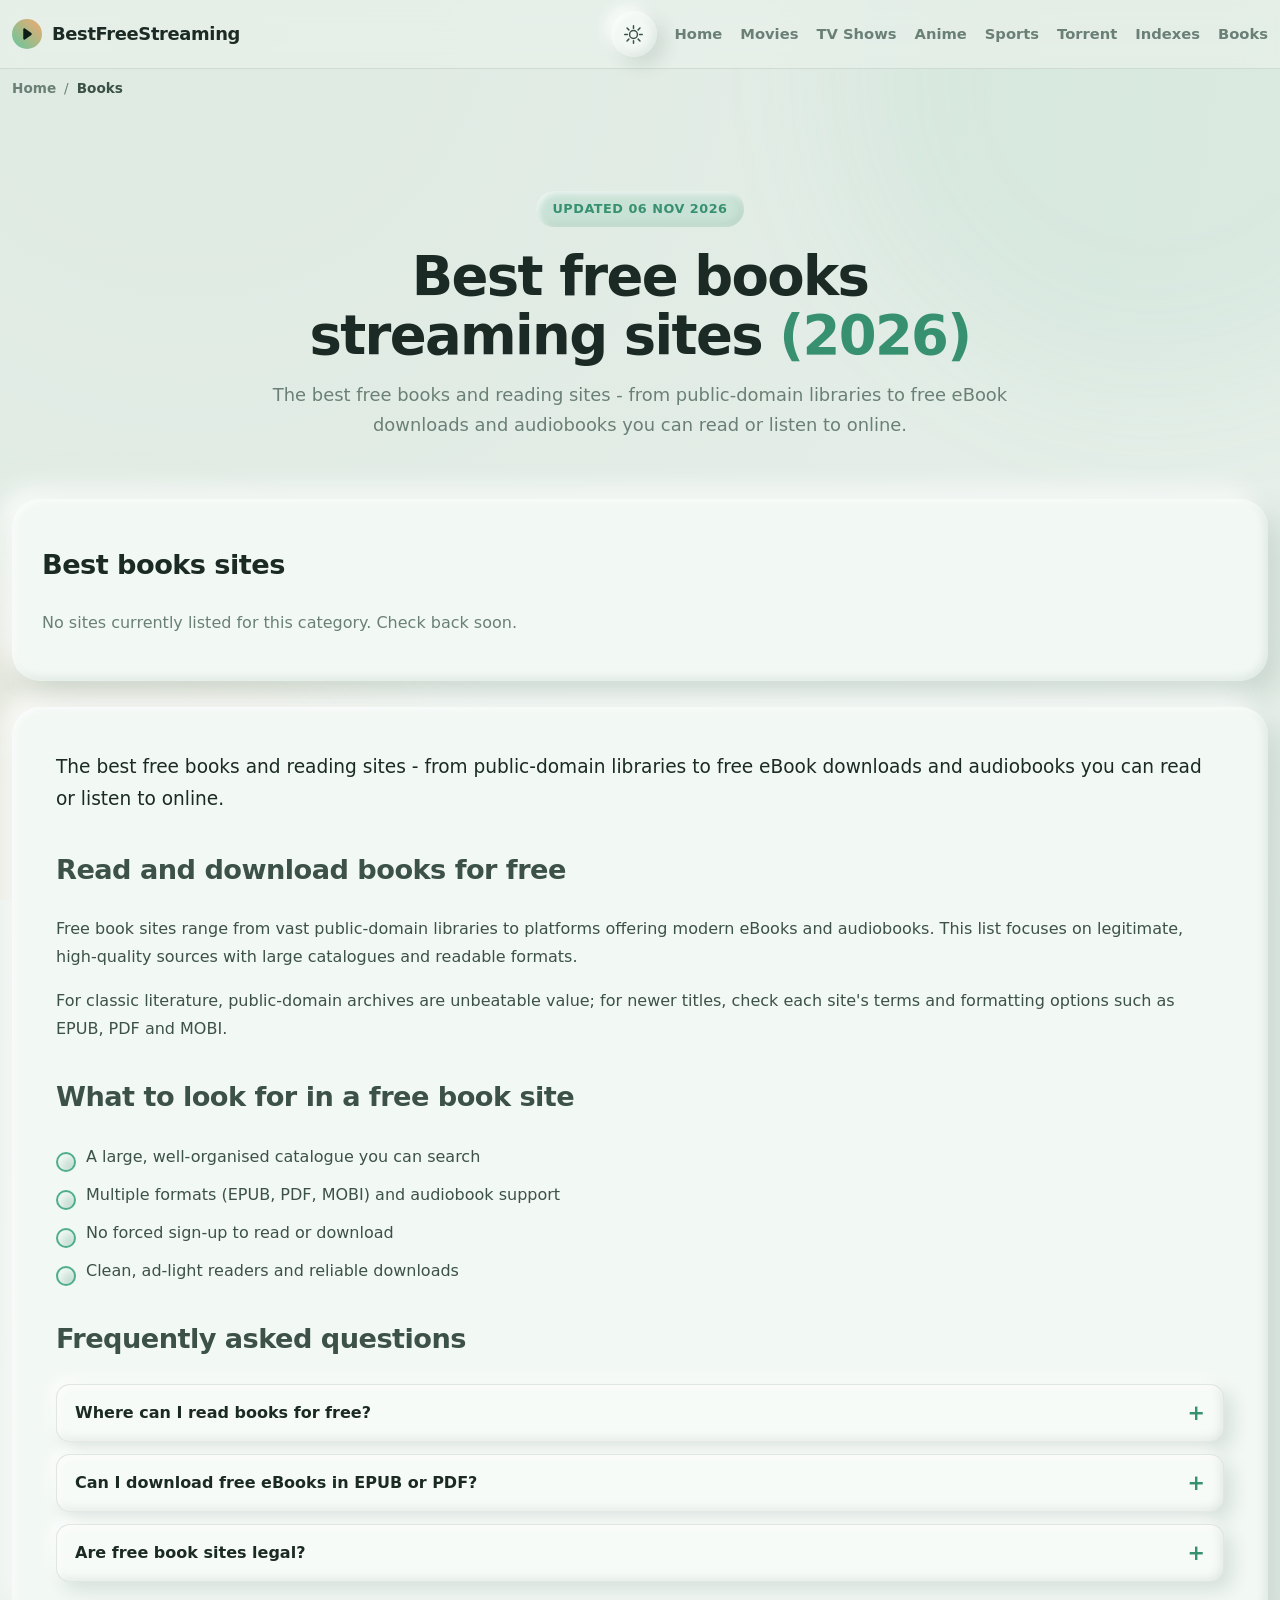
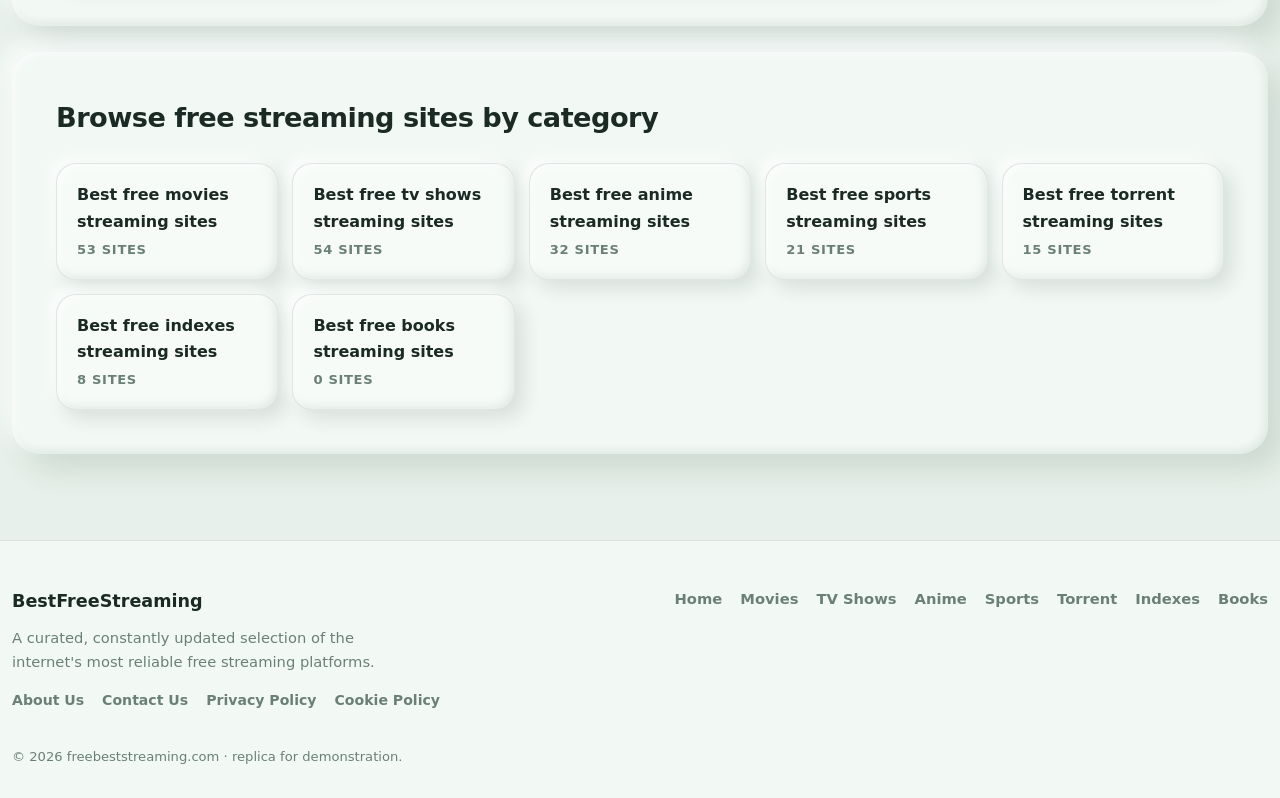
<file: books.html>
<!DOCTYPE html>
<html lang="en" data-theme="light">
<head>
<meta charset="utf-8" />
<meta name="viewport" content="width=device-width, initial-scale=1.0" />
<title>Best Free Book Streaming Sites (2026) - Read eBooks Online Free</title>
<meta name="description" content="The best free book and eBook streaming sites for 2026. Read and download classic and modern books, plus audiobooks, online free." />
<meta name="keywords" content="free book streaming sites, read books online free, free ebook download, free audiobooks 2026" />
<link rel="canonical" href="https://www.freebeststreaming.com/books.html" />
<meta name="theme-color" content="#e9f1ec" media="(prefers-color-scheme: light)" />
<meta name="theme-color" content="#101613" media="(prefers-color-scheme: dark)" />
<meta name="robots" content="index, follow, max-image-preview:large, max-snippet:-1, max-video-preview:-1" />
<meta name="googlebot" content="index, follow, max-image-preview:large, max-snippet:-1, max-video-preview:-1" />
<meta property="og:type" content="website" />
<meta property="og:site_name" content="freebeststreaming.com" />
<meta property="og:locale" content="en_US" />
<meta property="og:title" content="Best Free Book Streaming Sites (2026) - Read eBooks Online Free" />
<meta property="og:description" content="The best free book and eBook streaming sites for 2026. Read and download classic and modern books, plus audiobooks, online free." />
<meta property="og:url" content="https://www.freebeststreaming.com/books.html" />
<meta property="og:image" content="https://www.freebeststreaming.com/img/og-default.png" />
<meta property="og:image:width" content="1200" />
<meta property="og:image:height" content="630" />
<meta property="og:image:alt" content="freebeststreaming.com - best free streaming sites 2026" />
<meta name="twitter:card" content="summary_large_image" />
<meta name="twitter:title" content="Best Free Book Streaming Sites (2026) - Read eBooks Online Free" />
<meta name="twitter:description" content="The best free book and eBook streaming sites for 2026. Read and download classic and modern books, plus audiobooks, online free." />
<meta name="twitter:image" content="https://www.freebeststreaming.com/img/og-default.png" />
<link rel="icon" href="favicon.svg" type="image/svg+xml" />
<link rel="preconnect" href="https://www.freebeststreaming.com" />
<link rel="stylesheet" href="css/site.css" />
<script type="application/ld+json">{"@context":"https://schema.org","@graph":[{"@type":"WebSite","@id":"https://www.freebeststreaming.com/#website","url":"https://www.freebeststreaming.com","name":"freebeststreaming.com","description":"Hand-checked directory of the best free streaming sites for movies, TV shows, anime, sports, torrents and books.","inLanguage":"en","potentialAction":{"@type":"SearchAction","target":{"@type":"EntryPoint","urlTemplate":"https://www.freebeststreaming.com/Home/Category?key={search_term_string}"},"query-input":"required name=search_term_string"}},{"@type":"Organization","@id":"https://www.freebeststreaming.com/#organization","name":"freebeststreaming.com","url":"https://www.freebeststreaming.com","logo":{"@type":"ImageObject","url":"https://www.freebeststreaming.com/img/og-default.png"}}]}</script>
<script>
(function () { try { var stored = localStorage.getItem("bfs-theme"); var prefersDark = window.matchMedia("(prefers-color-scheme: dark)").matches; document.documentElement.setAttribute("data-theme", stored || (prefersDark ? "dark" : "light")); } catch (e) { } })();
</script>
</head>
<body>
<div class="bg-blobs" aria-hidden="true"></div>
<header class="site-header">
  <div class="container">
    <a href="index.html" class="logo-brand">
      <svg xmlns="http://www.w3.org/2000/svg" viewBox="0 0 16 16" aria-hidden="true">
        <defs><linearGradient id="grad1" x1="0%" y1="100%" x2="100%" y2="0%"><stop offset="0" stop-color="#62c89e" /><stop offset="1" stop-color="#f4a96e" /></linearGradient></defs>
        <circle fill="url(#grad1)" cx="8" cy="8" r="8" />
        <path fill="#0f1d18" d="m10.3 7.5c0.3 0.2 0.3 0.8 0 1l-3.4 2.4c-0.4 0.3-0.9 0-0.9-0.5v-4.8c0-0.5 0.5-0.8 0.9-0.5z" />
      </svg>
      <span>BestFreeStreaming</span>
    </a>
    <div class="header-actions">
      <button type="button" class="theme-toggle" id="themeToggle" aria-label="Toggle dark mode" title="Toggle dark mode">
        <svg class="icon-sun" viewBox="0 0 24 24" aria-hidden="true"><circle cx="12" cy="12" r="4.5"/><path d="M12 2v3M12 19v3M2 12h3M19 12h3M4.6 4.6l2.1 2.1M17.3 17.3l2.1 2.1M19.4 4.6l-2.1 2.1M6.7 17.3l-2.1 2.1"/></svg>
        <svg class="icon-moon" viewBox="0 0 24 24" aria-hidden="true"><path d="M21 12.8A8.5 8.5 0 1 1 11.2 3a7 7 0 0 0 9.8 9.8z"/></svg>
      </button>
      <nav class="site-nav" aria-label="Main navigation">
        <a href="index.html">Home</a>
        <a href="movies.html">Movies</a>
<a href="tv-shows.html">TV Shows</a>
<a href="anime.html">Anime</a>
<a href="sports.html">Sports</a>
<a href="torrent.html">Torrent</a>
<a href="indexes.html">Indexes</a>
<a href="books.html">Books</a>
      </nav>
    </div>
  </div>
</header>
<main class="container">
<nav class="breadcrumb" aria-label="Breadcrumb"><a href="index.html">Home</a><span aria-hidden="true">/</span><span aria-current="page">Books</span></nav><section class="hero"><span class="hero-badge">Updated 06 Nov 2026</span><h1>Best free books streaming sites <span class="accent">(2026)</span></h1><p class="hero-lead">The best free books and reading sites - from public-domain libraries to free eBook downloads and audiobooks you can read or listen to online.</p></section><section class="panel table-panel"><h2 class="section-title">Best books sites</h2><p class="adscore-note">No sites currently listed for this category. Check back soon.</p></section><section class="panel seo-content"><p class="seo-lead">The best free books and reading sites - from public-domain libraries to free eBook downloads and audiobooks you can read or listen to online.</p><h2 class="section-title">Read and download books for free</h2><p>Free book sites range from vast public-domain libraries to platforms offering modern eBooks and audiobooks. This list focuses on legitimate, high-quality sources with large catalogues and readable formats.</p><p>For classic literature, public-domain archives are unbeatable value; for newer titles, check each site&#39;s terms and formatting options such as EPUB, PDF and MOBI.</p><h2 class="section-title">What to look for in a free book site</h2><ul class="seo-list"><li>A large, well-organised catalogue you can search</li><li>Multiple formats (EPUB, PDF, MOBI) and audiobook support</li><li>No forced sign-up to read or download</li><li>Clean, ad-light readers and reliable downloads</li></ul><h2 class="section-title" id="faq">Frequently asked questions</h2><div class="faq"><details class="faq-item"><summary>Where can I read books for free?</summary><p>Public-domain libraries offer millions of classic titles for free, while some platforms add modern eBooks and audiobooks.</p></details><details class="faq-item"><summary>Can I download free eBooks in EPUB or PDF?</summary><p>Yes - the best book sites offer EPUB, PDF and Kindle-friendly formats for offline reading.</p></details><details class="faq-item"><summary>Are free book sites legal?</summary><p>Public-domain and author-approved sources are fully legal. Always check a site&#39;s terms before downloading newer titles.</p></details></div></section><section class="panel category-links-panel"><h2 class="section-title">Browse free streaming sites by category</h2><div class="category-links"><a class="category-link" href="movies.html"><span class="category-link-title">Best free movies streaming sites</span><span class="category-link-count">53 sites</span></a><a class="category-link" href="tv-shows.html"><span class="category-link-title">Best free tv shows streaming sites</span><span class="category-link-count">54 sites</span></a><a class="category-link" href="anime.html"><span class="category-link-title">Best free anime streaming sites</span><span class="category-link-count">32 sites</span></a><a class="category-link" href="sports.html"><span class="category-link-title">Best free sports streaming sites</span><span class="category-link-count">21 sites</span></a><a class="category-link" href="torrent.html"><span class="category-link-title">Best free torrent streaming sites</span><span class="category-link-count">15 sites</span></a><a class="category-link" href="indexes.html"><span class="category-link-title">Best free indexes streaming sites</span><span class="category-link-count">8 sites</span></a><a class="category-link" href="books.html"><span class="category-link-title">Best free books streaming sites</span><span class="category-link-count">0 sites</span></a></div></section>
</main>
<footer class="site-footer">
  <div class="container footer-inner">
    <div>
      <span class="footer-brand">BestFreeStreaming</span>
      <p class="footer-note">A curated, constantly updated selection of the internet's most reliable free streaming platforms.</p>
    </div>
    <div class="footer-links">
      <a href="index.html">Home</a>
      <a href="movies.html">Movies</a>
<a href="tv-shows.html">TV Shows</a>
<a href="anime.html">Anime</a>
<a href="sports.html">Sports</a>
<a href="torrent.html">Torrent</a>
<a href="indexes.html">Indexes</a>
<a href="books.html">Books</a>
    </div>
  </div>
  <div class="container footer-essentials">
    <a href="about.html">About Us</a>
      <a href="contact.html">Contact Us</a>
      <a href="privacy.html">Privacy Policy</a>
      <a href="cookie-policy.html">Cookie Policy</a>
  </div>
  <div class="container footer-copy">
    <span>&copy; 2026 freebeststreaming.com &middot; replica for demonstration.</span>
  </div>
</footer>
<script src="js/site.js"></script>
<script src="data/data.js"></script>
<script src="js/data.js"></script>
<script type="application/ld+json">{"@context":"https://schema.org","@type":"ItemList","name":"Best Free Book Streaming Sites (2026) - Read eBooks Online Free","description":"The best free book and eBook streaming sites for 2026. Read and download classic and modern books, plus audiobooks, online free.","numberOfItems":0,"itemListOrder":"https://schema.org/ItemListOrderDescending","itemListElement":[]}</script>
<script type="application/ld+json">{"@context":"https://schema.org","@type":"FAQPage","mainEntity":[{"@type":"Question","name":"Where can I read books for free?","acceptedAnswer":{"@type":"Answer","text":"Public-domain libraries offer millions of classic titles for free, while some platforms add modern eBooks and audiobooks."}},{"@type":"Question","name":"Can I download free eBooks in EPUB or PDF?","acceptedAnswer":{"@type":"Answer","text":"Yes - the best book sites offer EPUB, PDF and Kindle-friendly formats for offline reading."}},{"@type":"Question","name":"Are free book sites legal?","acceptedAnswer":{"@type":"Answer","text":"Public-domain and author-approved sources are fully legal. Always check a site's terms before downloading newer titles."}}]}</script>
<script type="application/ld+json">{"@context":"https://schema.org","@type":"BreadcrumbList","itemListElement":[{"@type":"ListItem","position":1,"name":"Home","item":"https://www.freebeststreaming.com/"},{"@type":"ListItem","position":2,"name":"Books streaming sites","item":"https://www.freebeststreaming.com/books.html"}]}</script>
</body>
</html>
</file>
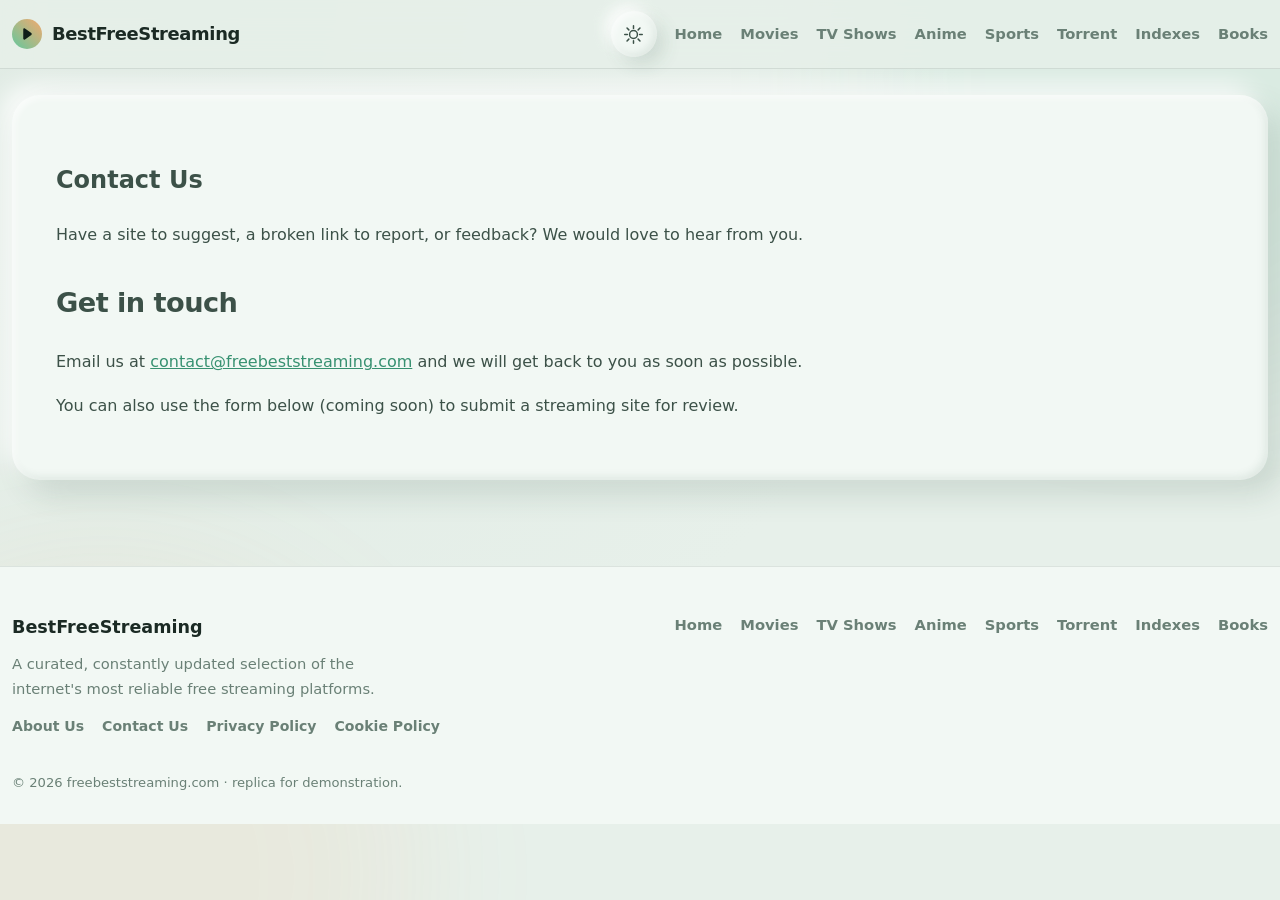
<file: contact.html>
<!DOCTYPE html>
<html lang="en" data-theme="light">
<head>
<meta charset="utf-8" />
<meta name="viewport" content="width=device-width, initial-scale=1.0" />
<title>Contact Us - freebeststreaming.com</title>
<meta name="description" content="Contact freebeststreaming.com with suggestions, broken links or feedback." />


<meta name="theme-color" content="#e9f1ec" media="(prefers-color-scheme: light)" />
<meta name="theme-color" content="#101613" media="(prefers-color-scheme: dark)" />
<meta name="robots" content="noindex, follow" />
<meta name="googlebot" content="noindex, follow" />
<meta property="og:type" content="website" />
<meta property="og:site_name" content="freebeststreaming.com" />
<meta property="og:locale" content="en_US" />
<meta property="og:title" content="Contact Us - freebeststreaming.com" />
<meta property="og:description" content="Contact freebeststreaming.com with suggestions, broken links or feedback." />
<meta property="og:url" content="https://www.freebeststreaming.com/contact.html" />
<meta property="og:image" content="https://www.freebeststreaming.com/img/og-default.png" />
<meta property="og:image:width" content="1200" />
<meta property="og:image:height" content="630" />
<meta property="og:image:alt" content="freebeststreaming.com - best free streaming sites 2026" />
<meta name="twitter:card" content="summary_large_image" />
<meta name="twitter:title" content="Contact Us - freebeststreaming.com" />
<meta name="twitter:description" content="Contact freebeststreaming.com with suggestions, broken links or feedback." />
<meta name="twitter:image" content="https://www.freebeststreaming.com/img/og-default.png" />
<link rel="icon" href="favicon.svg" type="image/svg+xml" />
<link rel="preconnect" href="https://www.freebeststreaming.com" />
<link rel="stylesheet" href="css/site.css" />
<script type="application/ld+json">{"@context":"https://schema.org","@graph":[{"@type":"WebSite","@id":"https://www.freebeststreaming.com/#website","url":"https://www.freebeststreaming.com","name":"freebeststreaming.com","description":"Hand-checked directory of the best free streaming sites for movies, TV shows, anime, sports, torrents and books.","inLanguage":"en","potentialAction":{"@type":"SearchAction","target":{"@type":"EntryPoint","urlTemplate":"https://www.freebeststreaming.com/Home/Category?key={search_term_string}"},"query-input":"required name=search_term_string"}},{"@type":"Organization","@id":"https://www.freebeststreaming.com/#organization","name":"freebeststreaming.com","url":"https://www.freebeststreaming.com","logo":{"@type":"ImageObject","url":"https://www.freebeststreaming.com/img/og-default.png"}}]}</script>
<script>
(function () { try { var stored = localStorage.getItem("bfs-theme"); var prefersDark = window.matchMedia("(prefers-color-scheme: dark)").matches; document.documentElement.setAttribute("data-theme", stored || (prefersDark ? "dark" : "light")); } catch (e) { } })();
</script>
</head>
<body>
<div class="bg-blobs" aria-hidden="true"></div>
<header class="site-header">
  <div class="container">
    <a href="index.html" class="logo-brand">
      <svg xmlns="http://www.w3.org/2000/svg" viewBox="0 0 16 16" aria-hidden="true">
        <defs><linearGradient id="grad1" x1="0%" y1="100%" x2="100%" y2="0%"><stop offset="0" stop-color="#62c89e" /><stop offset="1" stop-color="#f4a96e" /></linearGradient></defs>
        <circle fill="url(#grad1)" cx="8" cy="8" r="8" />
        <path fill="#0f1d18" d="m10.3 7.5c0.3 0.2 0.3 0.8 0 1l-3.4 2.4c-0.4 0.3-0.9 0-0.9-0.5v-4.8c0-0.5 0.5-0.8 0.9-0.5z" />
      </svg>
      <span>BestFreeStreaming</span>
    </a>
    <div class="header-actions">
      <button type="button" class="theme-toggle" id="themeToggle" aria-label="Toggle dark mode" title="Toggle dark mode">
        <svg class="icon-sun" viewBox="0 0 24 24" aria-hidden="true"><circle cx="12" cy="12" r="4.5"/><path d="M12 2v3M12 19v3M2 12h3M19 12h3M4.6 4.6l2.1 2.1M17.3 17.3l2.1 2.1M19.4 4.6l-2.1 2.1M6.7 17.3l-2.1 2.1"/></svg>
        <svg class="icon-moon" viewBox="0 0 24 24" aria-hidden="true"><path d="M21 12.8A8.5 8.5 0 1 1 11.2 3a7 7 0 0 0 9.8 9.8z"/></svg>
      </button>
      <nav class="site-nav" aria-label="Main navigation">
        <a href="index.html">Home</a>
        <a href="movies.html">Movies</a>
<a href="tv-shows.html">TV Shows</a>
<a href="anime.html">Anime</a>
<a href="sports.html">Sports</a>
<a href="torrent.html">Torrent</a>
<a href="indexes.html">Indexes</a>
<a href="books.html">Books</a>
      </nav>
    </div>
  </div>
</header>
<main class="container">
<section class="panel seo-content"><h1>Contact Us</h1><p>Have a site to suggest, a broken link to report, or feedback? We would love to hear from you.</p><h2 class="section-title">Get in touch</h2><p>Email us at <a href="mailto:contact@freebeststreaming.com">contact@freebeststreaming.com</a> and we will get back to you as soon as possible.</p><p>You can also use the form below (coming soon) to submit a streaming site for review.</p></section>
</main>
<footer class="site-footer">
  <div class="container footer-inner">
    <div>
      <span class="footer-brand">BestFreeStreaming</span>
      <p class="footer-note">A curated, constantly updated selection of the internet's most reliable free streaming platforms.</p>
    </div>
    <div class="footer-links">
      <a href="index.html">Home</a>
      <a href="movies.html">Movies</a>
<a href="tv-shows.html">TV Shows</a>
<a href="anime.html">Anime</a>
<a href="sports.html">Sports</a>
<a href="torrent.html">Torrent</a>
<a href="indexes.html">Indexes</a>
<a href="books.html">Books</a>
    </div>
  </div>
  <div class="container footer-essentials">
    <a href="about.html">About Us</a>
      <a href="contact.html">Contact Us</a>
      <a href="privacy.html">Privacy Policy</a>
      <a href="cookie-policy.html">Cookie Policy</a>
  </div>
  <div class="container footer-copy">
    <span>&copy; 2026 freebeststreaming.com &middot; replica for demonstration.</span>
  </div>
</footer>
<script src="js/site.js"></script>
<script src="data/data.js"></script>
<script src="js/data.js"></script>

</body>
</html>
</file>
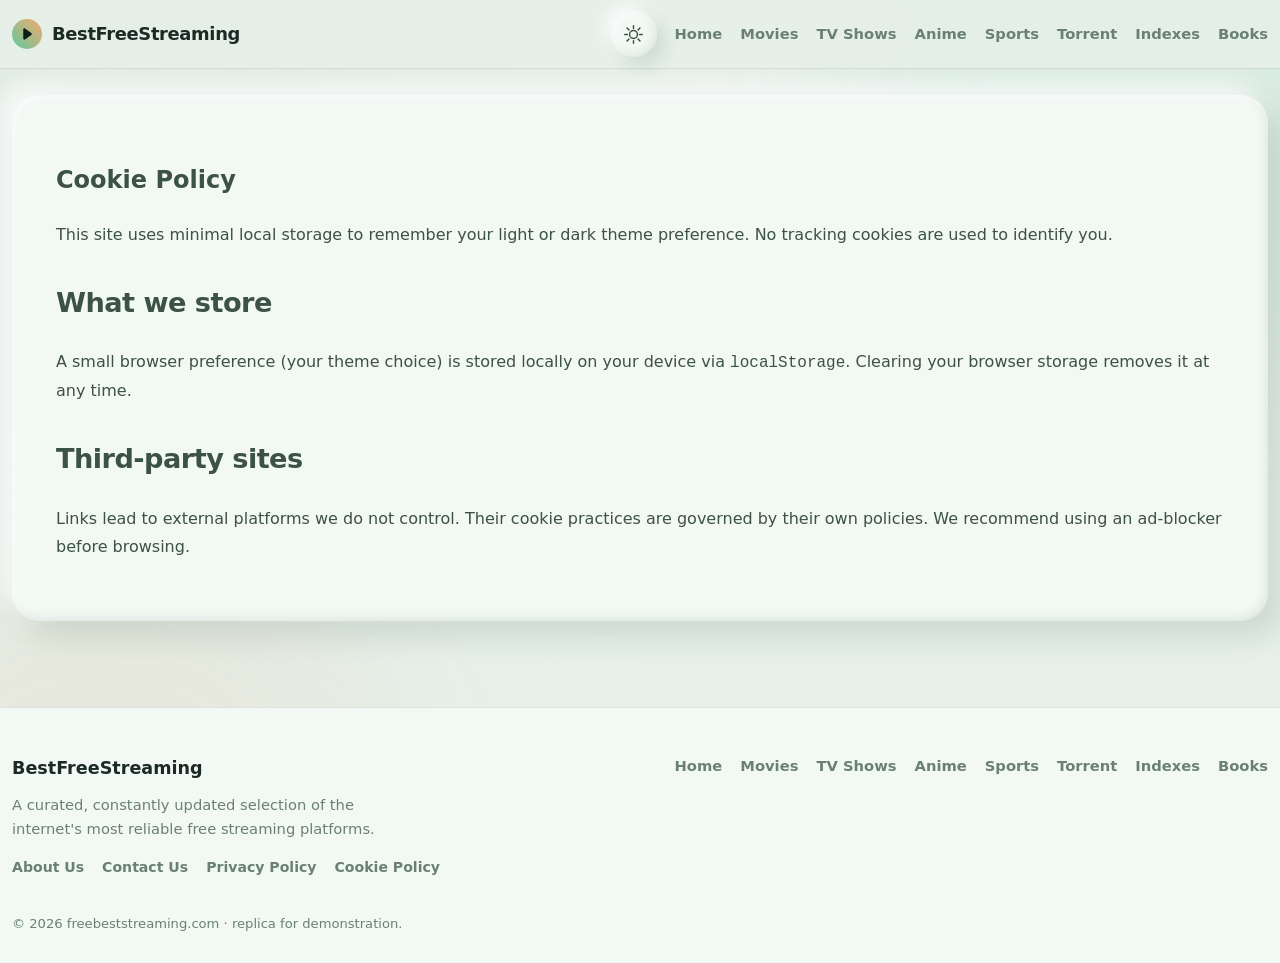
<file: cookie-policy.html>
<!DOCTYPE html>
<html lang="en" data-theme="light">
<head>
<meta charset="utf-8" />
<meta name="viewport" content="width=device-width, initial-scale=1.0" />
<title>Cookie Policy - freebeststreaming.com</title>
<meta name="description" content="Read the freebeststreaming.com cookie policy." />


<meta name="theme-color" content="#e9f1ec" media="(prefers-color-scheme: light)" />
<meta name="theme-color" content="#101613" media="(prefers-color-scheme: dark)" />
<meta name="robots" content="noindex, follow" />
<meta name="googlebot" content="noindex, follow" />
<meta property="og:type" content="website" />
<meta property="og:site_name" content="freebeststreaming.com" />
<meta property="og:locale" content="en_US" />
<meta property="og:title" content="Cookie Policy - freebeststreaming.com" />
<meta property="og:description" content="Read the freebeststreaming.com cookie policy." />
<meta property="og:url" content="https://www.freebeststreaming.com/cookie-policy.html" />
<meta property="og:image" content="https://www.freebeststreaming.com/img/og-default.png" />
<meta property="og:image:width" content="1200" />
<meta property="og:image:height" content="630" />
<meta property="og:image:alt" content="freebeststreaming.com - best free streaming sites 2026" />
<meta name="twitter:card" content="summary_large_image" />
<meta name="twitter:title" content="Cookie Policy - freebeststreaming.com" />
<meta name="twitter:description" content="Read the freebeststreaming.com cookie policy." />
<meta name="twitter:image" content="https://www.freebeststreaming.com/img/og-default.png" />
<link rel="icon" href="favicon.svg" type="image/svg+xml" />
<link rel="preconnect" href="https://www.freebeststreaming.com" />
<link rel="stylesheet" href="css/site.css" />
<script type="application/ld+json">{"@context":"https://schema.org","@graph":[{"@type":"WebSite","@id":"https://www.freebeststreaming.com/#website","url":"https://www.freebeststreaming.com","name":"freebeststreaming.com","description":"Hand-checked directory of the best free streaming sites for movies, TV shows, anime, sports, torrents and books.","inLanguage":"en","potentialAction":{"@type":"SearchAction","target":{"@type":"EntryPoint","urlTemplate":"https://www.freebeststreaming.com/Home/Category?key={search_term_string}"},"query-input":"required name=search_term_string"}},{"@type":"Organization","@id":"https://www.freebeststreaming.com/#organization","name":"freebeststreaming.com","url":"https://www.freebeststreaming.com","logo":{"@type":"ImageObject","url":"https://www.freebeststreaming.com/img/og-default.png"}}]}</script>
<script>
(function () { try { var stored = localStorage.getItem("bfs-theme"); var prefersDark = window.matchMedia("(prefers-color-scheme: dark)").matches; document.documentElement.setAttribute("data-theme", stored || (prefersDark ? "dark" : "light")); } catch (e) { } })();
</script>
</head>
<body>
<div class="bg-blobs" aria-hidden="true"></div>
<header class="site-header">
  <div class="container">
    <a href="index.html" class="logo-brand">
      <svg xmlns="http://www.w3.org/2000/svg" viewBox="0 0 16 16" aria-hidden="true">
        <defs><linearGradient id="grad1" x1="0%" y1="100%" x2="100%" y2="0%"><stop offset="0" stop-color="#62c89e" /><stop offset="1" stop-color="#f4a96e" /></linearGradient></defs>
        <circle fill="url(#grad1)" cx="8" cy="8" r="8" />
        <path fill="#0f1d18" d="m10.3 7.5c0.3 0.2 0.3 0.8 0 1l-3.4 2.4c-0.4 0.3-0.9 0-0.9-0.5v-4.8c0-0.5 0.5-0.8 0.9-0.5z" />
      </svg>
      <span>BestFreeStreaming</span>
    </a>
    <div class="header-actions">
      <button type="button" class="theme-toggle" id="themeToggle" aria-label="Toggle dark mode" title="Toggle dark mode">
        <svg class="icon-sun" viewBox="0 0 24 24" aria-hidden="true"><circle cx="12" cy="12" r="4.5"/><path d="M12 2v3M12 19v3M2 12h3M19 12h3M4.6 4.6l2.1 2.1M17.3 17.3l2.1 2.1M19.4 4.6l-2.1 2.1M6.7 17.3l-2.1 2.1"/></svg>
        <svg class="icon-moon" viewBox="0 0 24 24" aria-hidden="true"><path d="M21 12.8A8.5 8.5 0 1 1 11.2 3a7 7 0 0 0 9.8 9.8z"/></svg>
      </button>
      <nav class="site-nav" aria-label="Main navigation">
        <a href="index.html">Home</a>
        <a href="movies.html">Movies</a>
<a href="tv-shows.html">TV Shows</a>
<a href="anime.html">Anime</a>
<a href="sports.html">Sports</a>
<a href="torrent.html">Torrent</a>
<a href="indexes.html">Indexes</a>
<a href="books.html">Books</a>
      </nav>
    </div>
  </div>
</header>
<main class="container">
<section class="panel seo-content"><h1>Cookie Policy</h1><p>This site uses minimal local storage to remember your light or dark theme preference. No tracking cookies are used to identify you.</p><h2 class="section-title">What we store</h2><p>A small browser preference (your theme choice) is stored locally on your device via <code>localStorage</code>. Clearing your browser storage removes it at any time.</p><h2 class="section-title">Third-party sites</h2><p>Links lead to external platforms we do not control. Their cookie practices are governed by their own policies. We recommend using an ad-blocker before browsing.</p></section>
</main>
<footer class="site-footer">
  <div class="container footer-inner">
    <div>
      <span class="footer-brand">BestFreeStreaming</span>
      <p class="footer-note">A curated, constantly updated selection of the internet's most reliable free streaming platforms.</p>
    </div>
    <div class="footer-links">
      <a href="index.html">Home</a>
      <a href="movies.html">Movies</a>
<a href="tv-shows.html">TV Shows</a>
<a href="anime.html">Anime</a>
<a href="sports.html">Sports</a>
<a href="torrent.html">Torrent</a>
<a href="indexes.html">Indexes</a>
<a href="books.html">Books</a>
    </div>
  </div>
  <div class="container footer-essentials">
    <a href="about.html">About Us</a>
      <a href="contact.html">Contact Us</a>
      <a href="privacy.html">Privacy Policy</a>
      <a href="cookie-policy.html">Cookie Policy</a>
  </div>
  <div class="container footer-copy">
    <span>&copy; 2026 freebeststreaming.com &middot; replica for demonstration.</span>
  </div>
</footer>
<script src="js/site.js"></script>
<script src="data/data.js"></script>
<script src="js/data.js"></script>

</body>
</html>
</file>
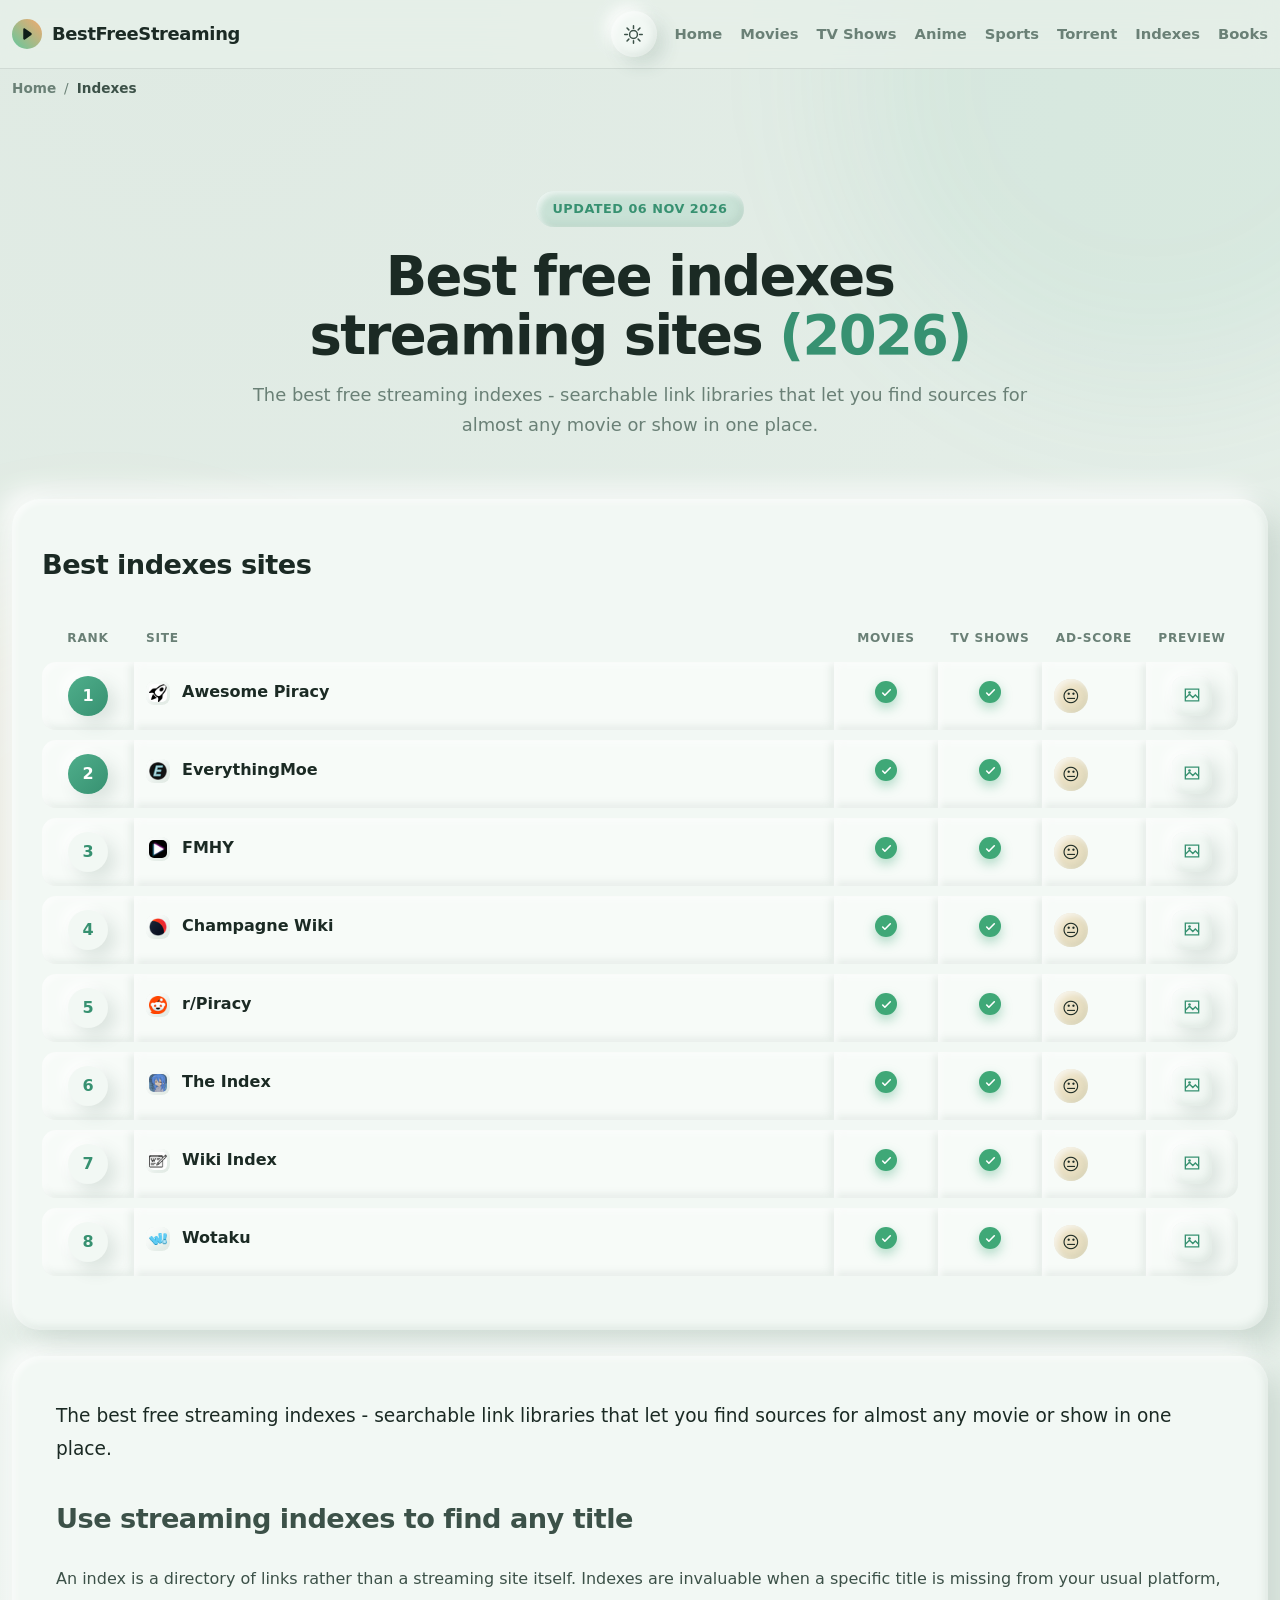
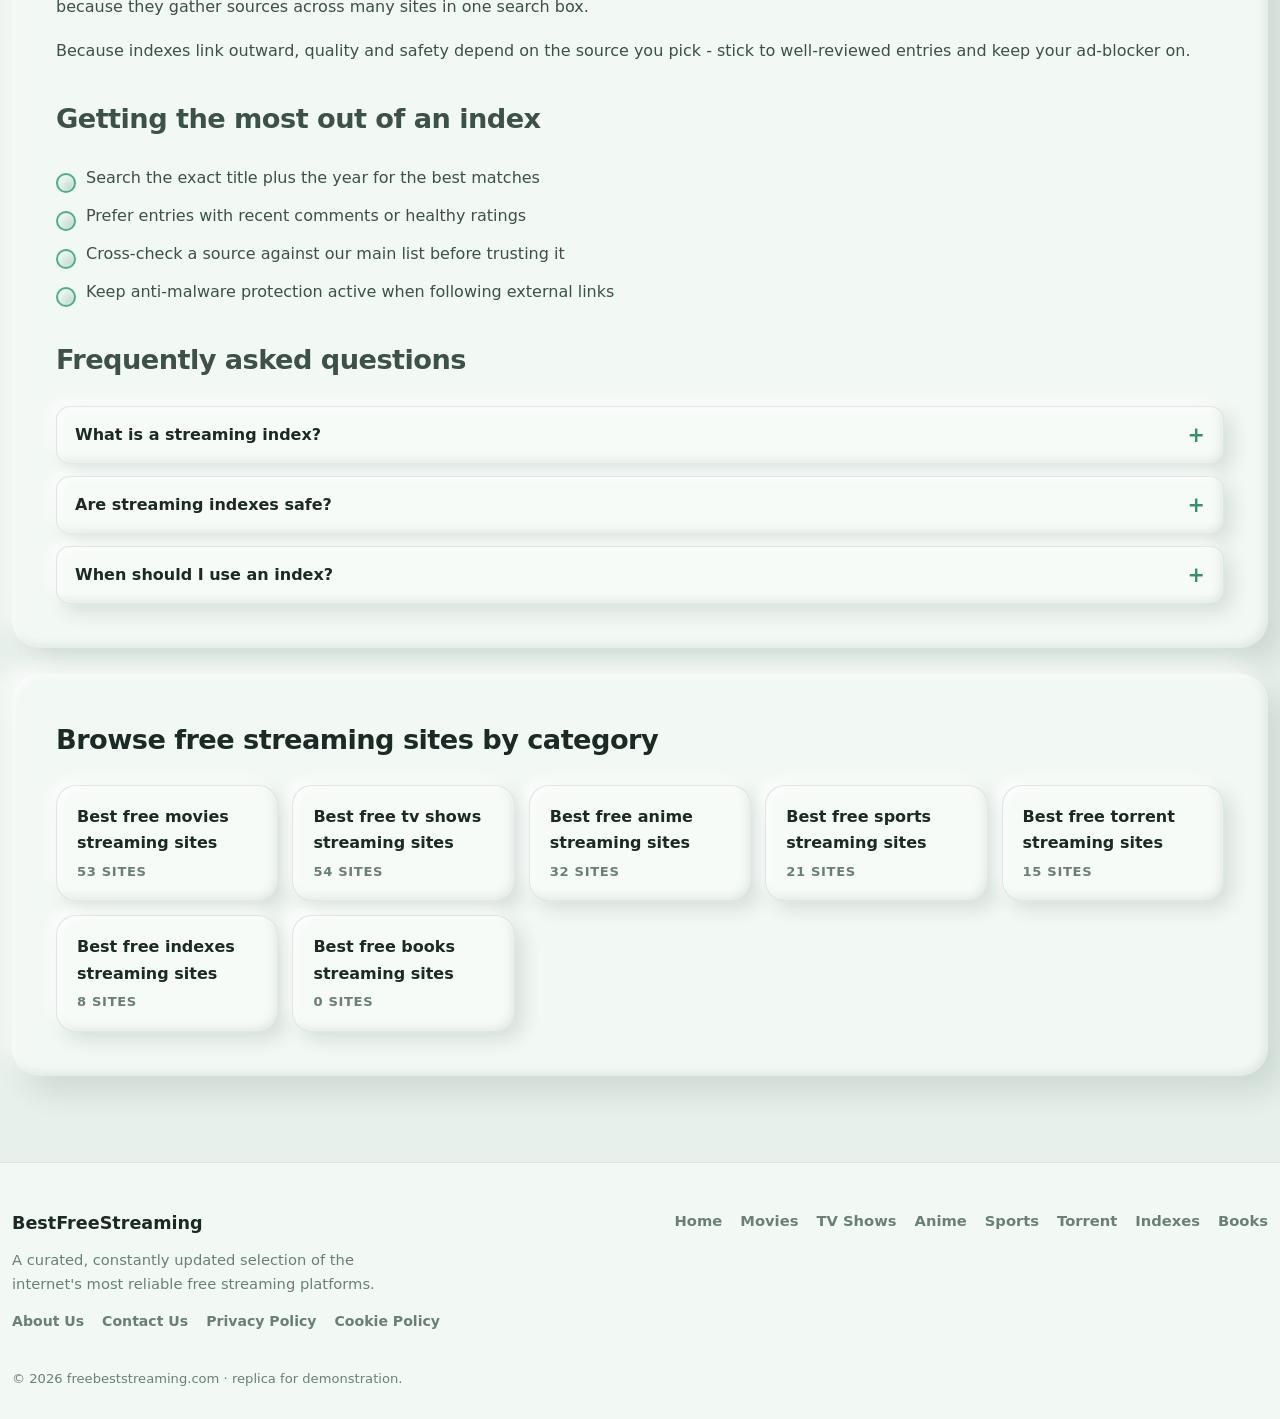
<file: indexes.html>
<!DOCTYPE html>
<html lang="en" data-theme="light">
<head>
<meta charset="utf-8" />
<meta name="viewport" content="width=device-width, initial-scale=1.0" />
<title>Best Free Streaming Indexes (2026) - Search Free Streaming Links</title>
<meta name="description" content="The best free streaming indexes for 2026. Searchable link libraries that help you find any movie or show across many sources." />
<meta name="keywords" content="free streaming indexes, streaming link index, search streaming sites, best streaming index 2026" />
<link rel="canonical" href="https://www.freebeststreaming.com/indexes.html" />
<meta name="theme-color" content="#e9f1ec" media="(prefers-color-scheme: light)" />
<meta name="theme-color" content="#101613" media="(prefers-color-scheme: dark)" />
<meta name="robots" content="index, follow, max-image-preview:large, max-snippet:-1, max-video-preview:-1" />
<meta name="googlebot" content="index, follow, max-image-preview:large, max-snippet:-1, max-video-preview:-1" />
<meta property="og:type" content="website" />
<meta property="og:site_name" content="freebeststreaming.com" />
<meta property="og:locale" content="en_US" />
<meta property="og:title" content="Best Free Streaming Indexes (2026) - Search Free Streaming Links" />
<meta property="og:description" content="The best free streaming indexes for 2026. Searchable link libraries that help you find any movie or show across many sources." />
<meta property="og:url" content="https://www.freebeststreaming.com/indexes.html" />
<meta property="og:image" content="https://www.freebeststreaming.com/img/og-default.png" />
<meta property="og:image:width" content="1200" />
<meta property="og:image:height" content="630" />
<meta property="og:image:alt" content="freebeststreaming.com - best free streaming sites 2026" />
<meta name="twitter:card" content="summary_large_image" />
<meta name="twitter:title" content="Best Free Streaming Indexes (2026) - Search Free Streaming Links" />
<meta name="twitter:description" content="The best free streaming indexes for 2026. Searchable link libraries that help you find any movie or show across many sources." />
<meta name="twitter:image" content="https://www.freebeststreaming.com/img/og-default.png" />
<link rel="icon" href="favicon.svg" type="image/svg+xml" />
<link rel="preconnect" href="https://www.freebeststreaming.com" />
<link rel="stylesheet" href="css/site.css" />
<script type="application/ld+json">{"@context":"https://schema.org","@graph":[{"@type":"WebSite","@id":"https://www.freebeststreaming.com/#website","url":"https://www.freebeststreaming.com","name":"freebeststreaming.com","description":"Hand-checked directory of the best free streaming sites for movies, TV shows, anime, sports, torrents and books.","inLanguage":"en","potentialAction":{"@type":"SearchAction","target":{"@type":"EntryPoint","urlTemplate":"https://www.freebeststreaming.com/Home/Category?key={search_term_string}"},"query-input":"required name=search_term_string"}},{"@type":"Organization","@id":"https://www.freebeststreaming.com/#organization","name":"freebeststreaming.com","url":"https://www.freebeststreaming.com","logo":{"@type":"ImageObject","url":"https://www.freebeststreaming.com/img/og-default.png"}}]}</script>
<script>
(function () { try { var stored = localStorage.getItem("bfs-theme"); var prefersDark = window.matchMedia("(prefers-color-scheme: dark)").matches; document.documentElement.setAttribute("data-theme", stored || (prefersDark ? "dark" : "light")); } catch (e) { } })();
</script>
</head>
<body>
<div class="bg-blobs" aria-hidden="true"></div>
<header class="site-header">
  <div class="container">
    <a href="index.html" class="logo-brand">
      <svg xmlns="http://www.w3.org/2000/svg" viewBox="0 0 16 16" aria-hidden="true">
        <defs><linearGradient id="grad1" x1="0%" y1="100%" x2="100%" y2="0%"><stop offset="0" stop-color="#62c89e" /><stop offset="1" stop-color="#f4a96e" /></linearGradient></defs>
        <circle fill="url(#grad1)" cx="8" cy="8" r="8" />
        <path fill="#0f1d18" d="m10.3 7.5c0.3 0.2 0.3 0.8 0 1l-3.4 2.4c-0.4 0.3-0.9 0-0.9-0.5v-4.8c0-0.5 0.5-0.8 0.9-0.5z" />
      </svg>
      <span>BestFreeStreaming</span>
    </a>
    <div class="header-actions">
      <button type="button" class="theme-toggle" id="themeToggle" aria-label="Toggle dark mode" title="Toggle dark mode">
        <svg class="icon-sun" viewBox="0 0 24 24" aria-hidden="true"><circle cx="12" cy="12" r="4.5"/><path d="M12 2v3M12 19v3M2 12h3M19 12h3M4.6 4.6l2.1 2.1M17.3 17.3l2.1 2.1M19.4 4.6l-2.1 2.1M6.7 17.3l-2.1 2.1"/></svg>
        <svg class="icon-moon" viewBox="0 0 24 24" aria-hidden="true"><path d="M21 12.8A8.5 8.5 0 1 1 11.2 3a7 7 0 0 0 9.8 9.8z"/></svg>
      </button>
      <nav class="site-nav" aria-label="Main navigation">
        <a href="index.html">Home</a>
        <a href="movies.html">Movies</a>
<a href="tv-shows.html">TV Shows</a>
<a href="anime.html">Anime</a>
<a href="sports.html">Sports</a>
<a href="torrent.html">Torrent</a>
<a href="indexes.html">Indexes</a>
<a href="books.html">Books</a>
      </nav>
    </div>
  </div>
</header>
<main class="container">
<nav class="breadcrumb" aria-label="Breadcrumb"><a href="index.html">Home</a><span aria-hidden="true">/</span><span aria-current="page">Indexes</span></nav><section class="hero"><span class="hero-badge">Updated 06 Nov 2026</span><h1>Best free indexes streaming sites <span class="accent">(2026)</span></h1><p class="hero-lead">The best free streaming indexes - searchable link libraries that let you find sources for almost any movie or show in one place.</p></section><section class="panel table-panel"><h2 class="section-title">Best indexes sites</h2><div class="table-scroll"><table class="sites-table"><thead><tr><th class="col-rank">Rank</th><th class="col-site">Site</th><th class="col-flag">Movies</th><th class="col-flag">TV Shows</th><th class="col-flag">Ad-Score</th><th class="col-preview">Preview</th></tr></thead><tbody><tr class="site-row"><td class="col-rank"><span class="rank-badge">1</span></td><td class="col-site"><a class="site-link" href="https://shakil-shahadat.github.io/awesome-piracy" target="_blank" rel="noopener"><img class="site-favicon" src="data/images/favicons/f24cb14bcddd80545009d2c074dd256ca8464e616d43a10c459ceb5b8a3ca05a.png" width="24" height="24" alt="" loading="lazy" /><span class="site-name">Awesome Piracy</span></a></td><td class="col-flag"><span class="check" aria-label="Available"></span></td><td class="col-flag"><span class="check" aria-label="Available"></span></td><td class="col-flag"><span class="adscore-pill adscore-ok" title="Pop ads are mostly blocked"><span class="face"></span></span></td><td class="col-preview"><button type="button" class="preview-btn" data-preview="preview-0-Indexes" aria-expanded="false" aria-controls="preview-0-Indexes" title="Show preview of Awesome Piracy"><svg viewBox="0 0 24 24" aria-hidden="true"><path d="M4 5h16v14H4z" fill="none" stroke="currentColor" stroke-width="1.6"/><path d="m4 16 5-5 4 4 3-3 4 4" fill="none" stroke="currentColor" stroke-width="1.6"/><circle cx="9" cy="9" r="1.6" fill="currentColor"/></svg></button></td></tr><tr class="preview-row" id="preview-0-Indexes" hidden><td colspan="6"><a href="https://shakil-shahadat.github.io/awesome-piracy" target="_blank" rel="noopener" class="preview-wrap" title="Visit Awesome Piracy (opens in new tab)"><img src="data/images/thumbs/c25e0556a21463a46f1a03c4070aa72bc1c8f3f3ea6f35d2b04c045fa5612849.webp" loading="lazy" alt="Screenshot of Awesome Piracy" /></a></td></tr><tr class="site-row"><td class="col-rank"><span class="rank-badge">2</span></td><td class="col-site"><a class="site-link" href="https://everythingmoe.com" target="_blank" rel="noopener"><img class="site-favicon" src="data/images/favicons/c264a2f9b8e0061209fd7ca61f743a6b32a6273dce3ae3d69bf7a1be04722592.png" width="24" height="24" alt="" loading="lazy" /><span class="site-name">EverythingMoe</span></a></td><td class="col-flag"><span class="check" aria-label="Available"></span></td><td class="col-flag"><span class="check" aria-label="Available"></span></td><td class="col-flag"><span class="adscore-pill adscore-ok" title="Pop ads are mostly blocked"><span class="face"></span></span></td><td class="col-preview"><button type="button" class="preview-btn" data-preview="preview-1-Indexes" aria-expanded="false" aria-controls="preview-1-Indexes" title="Show preview of EverythingMoe"><svg viewBox="0 0 24 24" aria-hidden="true"><path d="M4 5h16v14H4z" fill="none" stroke="currentColor" stroke-width="1.6"/><path d="m4 16 5-5 4 4 3-3 4 4" fill="none" stroke="currentColor" stroke-width="1.6"/><circle cx="9" cy="9" r="1.6" fill="currentColor"/></svg></button></td></tr><tr class="preview-row" id="preview-1-Indexes" hidden><td colspan="6"><a href="https://everythingmoe.com" target="_blank" rel="noopener" class="preview-wrap" title="Visit EverythingMoe (opens in new tab)"><img src="data/images/thumbs/e6029be8bbb003b7c8e127f0dacbfa3253684d2b4931c8a60684783b9240951d.webp" loading="lazy" alt="Screenshot of EverythingMoe" /></a></td></tr><tr class="site-row"><td class="col-rank"><span class="rank-badge">3</span></td><td class="col-site"><a class="site-link" href="https://fmhy.net/video" target="_blank" rel="noopener"><img class="site-favicon" src="data/images/favicons/4fece9d65db1da50566e64d7e14d7aa97e30f73ee5e12a4d0180bbb5e003af31.png" width="24" height="24" alt="" loading="lazy" /><span class="site-name">FMHY</span></a></td><td class="col-flag"><span class="check" aria-label="Available"></span></td><td class="col-flag"><span class="check" aria-label="Available"></span></td><td class="col-flag"><span class="adscore-pill adscore-ok" title="Pop ads are mostly blocked"><span class="face"></span></span></td><td class="col-preview"><button type="button" class="preview-btn" data-preview="preview-2-Indexes" aria-expanded="false" aria-controls="preview-2-Indexes" title="Show preview of FMHY"><svg viewBox="0 0 24 24" aria-hidden="true"><path d="M4 5h16v14H4z" fill="none" stroke="currentColor" stroke-width="1.6"/><path d="m4 16 5-5 4 4 3-3 4 4" fill="none" stroke="currentColor" stroke-width="1.6"/><circle cx="9" cy="9" r="1.6" fill="currentColor"/></svg></button></td></tr><tr class="preview-row" id="preview-2-Indexes" hidden><td colspan="6"><a href="https://fmhy.net/video" target="_blank" rel="noopener" class="preview-wrap" title="Visit FMHY (opens in new tab)"><img src="data/images/thumbs/d467a085eb6d66425aef0426b445d73e056ad7a92ef1651a7b332383a2073b44.webp" loading="lazy" alt="Screenshot of FMHY" /></a></td></tr><tr class="site-row"><td class="col-rank"><span class="rank-badge">4</span></td><td class="col-site"><a class="site-link" href="https://champagne.pages.dev/movies-shows-sports/general-entertainment" target="_blank" rel="noopener"><img class="site-favicon" src="data/images/favicons/159223455c8d159b3cf70dd4711a4feb841b1302f41045c6491f0b3d14f333df.png" width="24" height="24" alt="" loading="lazy" /><span class="site-name">Champagne Wiki</span></a></td><td class="col-flag"><span class="check" aria-label="Available"></span></td><td class="col-flag"><span class="check" aria-label="Available"></span></td><td class="col-flag"><span class="adscore-pill adscore-ok" title="Pop ads are mostly blocked"><span class="face"></span></span></td><td class="col-preview"><button type="button" class="preview-btn" data-preview="preview-3-Indexes" aria-expanded="false" aria-controls="preview-3-Indexes" title="Show preview of Champagne Wiki"><svg viewBox="0 0 24 24" aria-hidden="true"><path d="M4 5h16v14H4z" fill="none" stroke="currentColor" stroke-width="1.6"/><path d="m4 16 5-5 4 4 3-3 4 4" fill="none" stroke="currentColor" stroke-width="1.6"/><circle cx="9" cy="9" r="1.6" fill="currentColor"/></svg></button></td></tr><tr class="preview-row" id="preview-3-Indexes" hidden><td colspan="6"><a href="https://champagne.pages.dev/movies-shows-sports/general-entertainment" target="_blank" rel="noopener" class="preview-wrap" title="Visit Champagne Wiki (opens in new tab)"><img src="data/images/thumbs/fd7823c8bf62012655b88b5f5c3224fdd269ac6a968247f4530e113ddfa9dccd.webp" loading="lazy" alt="Screenshot of Champagne Wiki" /></a></td></tr><tr class="site-row"><td class="col-rank"><span class="rank-badge">5</span></td><td class="col-site"><a class="site-link" href="https://reddit.com/r/Piracy/wiki/megathread" target="_blank" rel="noopener"><img class="site-favicon" src="data/images/favicons/36cc0b543a3fb4d78b608dedb2b2808cd96a0efa75a1e602249c59ea7a1c932b.png" width="24" height="24" alt="" loading="lazy" /><span class="site-name">r/Piracy</span></a></td><td class="col-flag"><span class="check" aria-label="Available"></span></td><td class="col-flag"><span class="check" aria-label="Available"></span></td><td class="col-flag"><span class="adscore-pill adscore-ok" title="Pop ads are mostly blocked"><span class="face"></span></span></td><td class="col-preview"><button type="button" class="preview-btn" data-preview="preview-4-Indexes" aria-expanded="false" aria-controls="preview-4-Indexes" title="Show preview of r/Piracy"><svg viewBox="0 0 24 24" aria-hidden="true"><path d="M4 5h16v14H4z" fill="none" stroke="currentColor" stroke-width="1.6"/><path d="m4 16 5-5 4 4 3-3 4 4" fill="none" stroke="currentColor" stroke-width="1.6"/><circle cx="9" cy="9" r="1.6" fill="currentColor"/></svg></button></td></tr><tr class="preview-row" id="preview-4-Indexes" hidden><td colspan="6"><a href="https://reddit.com/r/Piracy/wiki/megathread" target="_blank" rel="noopener" class="preview-wrap" title="Visit r/Piracy (opens in new tab)"><img src="data/images/thumbs/b48bfa4ca7328ef70078b07e180da0c7eabee774802b1b6ee7a3ec60500117b9.webp" loading="lazy" alt="Screenshot of r/Piracy" /></a></td></tr><tr class="site-row"><td class="col-rank"><span class="rank-badge">6</span></td><td class="col-site"><a class="site-link" href="https://theindex.moe/library/anime" target="_blank" rel="noopener"><img class="site-favicon" src="data/images/favicons/58f6f6f8045f67b15d41ed313e230e78e3e2b0e8644c8adb4b711de4d2ca1401.png" width="24" height="24" alt="" loading="lazy" /><span class="site-name">The Index</span></a></td><td class="col-flag"><span class="check" aria-label="Available"></span></td><td class="col-flag"><span class="check" aria-label="Available"></span></td><td class="col-flag"><span class="adscore-pill adscore-ok" title="Pop ads are mostly blocked"><span class="face"></span></span></td><td class="col-preview"><button type="button" class="preview-btn" data-preview="preview-5-Indexes" aria-expanded="false" aria-controls="preview-5-Indexes" title="Show preview of The Index"><svg viewBox="0 0 24 24" aria-hidden="true"><path d="M4 5h16v14H4z" fill="none" stroke="currentColor" stroke-width="1.6"/><path d="m4 16 5-5 4 4 3-3 4 4" fill="none" stroke="currentColor" stroke-width="1.6"/><circle cx="9" cy="9" r="1.6" fill="currentColor"/></svg></button></td></tr><tr class="preview-row" id="preview-5-Indexes" hidden><td colspan="6"><a href="https://theindex.moe/library/anime" target="_blank" rel="noopener" class="preview-wrap" title="Visit The Index (opens in new tab)"><img src="data/images/thumbs/7ff277e9becf297390c1c9cc8c16096238d87b081d5c76b11e6bdc5e1ec78e27.webp" loading="lazy" alt="Screenshot of The Index" /></a></td></tr><tr class="site-row"><td class="col-rank"><span class="rank-badge">7</span></td><td class="col-site"><a class="site-link" href="https://wiki-index.pages.dev/video" target="_blank" rel="noopener"><img class="site-favicon" src="data/images/favicons/5cdc487d789eddcc8fb7948a8d00bf58fe1beeaecd3a00d209950664ef03e439.png" width="24" height="24" alt="" loading="lazy" /><span class="site-name">Wiki Index</span></a></td><td class="col-flag"><span class="check" aria-label="Available"></span></td><td class="col-flag"><span class="check" aria-label="Available"></span></td><td class="col-flag"><span class="adscore-pill adscore-ok" title="Pop ads are mostly blocked"><span class="face"></span></span></td><td class="col-preview"><button type="button" class="preview-btn" data-preview="preview-6-Indexes" aria-expanded="false" aria-controls="preview-6-Indexes" title="Show preview of Wiki Index"><svg viewBox="0 0 24 24" aria-hidden="true"><path d="M4 5h16v14H4z" fill="none" stroke="currentColor" stroke-width="1.6"/><path d="m4 16 5-5 4 4 3-3 4 4" fill="none" stroke="currentColor" stroke-width="1.6"/><circle cx="9" cy="9" r="1.6" fill="currentColor"/></svg></button></td></tr><tr class="preview-row" id="preview-6-Indexes" hidden><td colspan="6"><a href="https://wiki-index.pages.dev/video" target="_blank" rel="noopener" class="preview-wrap" title="Visit Wiki Index (opens in new tab)"><img src="data/images/thumbs/d644cf62be375771989c0a5e58375034214722a12c8056a7b4d69d4f102d1a7f.webp" loading="lazy" alt="Screenshot of Wiki Index" /></a></td></tr><tr class="site-row"><td class="col-rank"><span class="rank-badge">8</span></td><td class="col-site"><a class="site-link" href="https://wotaku.wiki/websites" target="_blank" rel="noopener"><img class="site-favicon" src="data/images/favicons/a6059776e1d4c8877d82cef9dad0203cd8614c91dedf9b9d90a74346922062f5.png" width="24" height="24" alt="" loading="lazy" /><span class="site-name">Wotaku</span></a></td><td class="col-flag"><span class="check" aria-label="Available"></span></td><td class="col-flag"><span class="check" aria-label="Available"></span></td><td class="col-flag"><span class="adscore-pill adscore-ok" title="Pop ads are mostly blocked"><span class="face"></span></span></td><td class="col-preview"><button type="button" class="preview-btn" data-preview="preview-7-Indexes" aria-expanded="false" aria-controls="preview-7-Indexes" title="Show preview of Wotaku"><svg viewBox="0 0 24 24" aria-hidden="true"><path d="M4 5h16v14H4z" fill="none" stroke="currentColor" stroke-width="1.6"/><path d="m4 16 5-5 4 4 3-3 4 4" fill="none" stroke="currentColor" stroke-width="1.6"/><circle cx="9" cy="9" r="1.6" fill="currentColor"/></svg></button></td></tr><tr class="preview-row" id="preview-7-Indexes" hidden><td colspan="6"><a href="https://wotaku.wiki/websites" target="_blank" rel="noopener" class="preview-wrap" title="Visit Wotaku (opens in new tab)"><img src="data/images/thumbs/cf2b1c792b5d253c1b3a94bd0636d68eb88cbff113914646c5e1b25f73f2302f.webp" loading="lazy" alt="Screenshot of Wotaku" /></a></td></tr></tbody></table></div></section><section class="panel seo-content"><p class="seo-lead">The best free streaming indexes - searchable link libraries that let you find sources for almost any movie or show in one place.</p><h2 class="section-title">Use streaming indexes to find any title</h2><p>An index is a directory of links rather than a streaming site itself. Indexes are invaluable when a specific title is missing from your usual platform, because they gather sources across many sites in one search box.</p><p>Because indexes link outward, quality and safety depend on the source you pick - stick to well-reviewed entries and keep your ad-blocker on.</p><h2 class="section-title">Getting the most out of an index</h2><ul class="seo-list"><li>Search the exact title plus the year for the best matches</li><li>Prefer entries with recent comments or healthy ratings</li><li>Cross-check a source against our main list before trusting it</li><li>Keep anti-malware protection active when following external links</li></ul><h2 class="section-title" id="faq">Frequently asked questions</h2><div class="faq"><details class="faq-item"><summary>What is a streaming index?</summary><p>A searchable directory that links to many streaming sources for a title, rather than hosting content itself.</p></details><details class="faq-item"><summary>Are streaming indexes safe?</summary><p>They link to third-party sites, so safety varies. Use an ad-blocker, prefer popular entries, and keep malware protection on.</p></details><details class="faq-item"><summary>When should I use an index?</summary><p>Use one when a specific movie or show is not available on your preferred streaming site and you want to compare sources quickly.</p></details></div></section><section class="panel category-links-panel"><h2 class="section-title">Browse free streaming sites by category</h2><div class="category-links"><a class="category-link" href="movies.html"><span class="category-link-title">Best free movies streaming sites</span><span class="category-link-count">53 sites</span></a><a class="category-link" href="tv-shows.html"><span class="category-link-title">Best free tv shows streaming sites</span><span class="category-link-count">54 sites</span></a><a class="category-link" href="anime.html"><span class="category-link-title">Best free anime streaming sites</span><span class="category-link-count">32 sites</span></a><a class="category-link" href="sports.html"><span class="category-link-title">Best free sports streaming sites</span><span class="category-link-count">21 sites</span></a><a class="category-link" href="torrent.html"><span class="category-link-title">Best free torrent streaming sites</span><span class="category-link-count">15 sites</span></a><a class="category-link" href="indexes.html"><span class="category-link-title">Best free indexes streaming sites</span><span class="category-link-count">8 sites</span></a><a class="category-link" href="books.html"><span class="category-link-title">Best free books streaming sites</span><span class="category-link-count">0 sites</span></a></div></section>
</main>
<footer class="site-footer">
  <div class="container footer-inner">
    <div>
      <span class="footer-brand">BestFreeStreaming</span>
      <p class="footer-note">A curated, constantly updated selection of the internet's most reliable free streaming platforms.</p>
    </div>
    <div class="footer-links">
      <a href="index.html">Home</a>
      <a href="movies.html">Movies</a>
<a href="tv-shows.html">TV Shows</a>
<a href="anime.html">Anime</a>
<a href="sports.html">Sports</a>
<a href="torrent.html">Torrent</a>
<a href="indexes.html">Indexes</a>
<a href="books.html">Books</a>
    </div>
  </div>
  <div class="container footer-essentials">
    <a href="about.html">About Us</a>
      <a href="contact.html">Contact Us</a>
      <a href="privacy.html">Privacy Policy</a>
      <a href="cookie-policy.html">Cookie Policy</a>
  </div>
  <div class="container footer-copy">
    <span>&copy; 2026 freebeststreaming.com &middot; replica for demonstration.</span>
  </div>
</footer>
<script src="js/site.js"></script>
<script src="data/data.js"></script>
<script src="js/data.js"></script>
<script type="application/ld+json">{"@context":"https://schema.org","@type":"ItemList","name":"Best Free Streaming Indexes (2026) - Search Free Streaming Links","description":"The best free streaming indexes for 2026. Searchable link libraries that help you find any movie or show across many sources.","numberOfItems":8,"itemListOrder":"https://schema.org/ItemListOrderDescending","itemListElement":[{"@type":"ListItem","position":1,"name":"Awesome Piracy","url":"https://shakil-shahadat.github.io/awesome-piracy"},{"@type":"ListItem","position":2,"name":"EverythingMoe","url":"https://everythingmoe.com"},{"@type":"ListItem","position":3,"name":"FMHY","url":"https://fmhy.net/video"},{"@type":"ListItem","position":4,"name":"Champagne Wiki","url":"https://champagne.pages.dev/movies-shows-sports/general-entertainment"},{"@type":"ListItem","position":5,"name":"r/Piracy","url":"https://reddit.com/r/Piracy/wiki/megathread"},{"@type":"ListItem","position":6,"name":"The Index","url":"https://theindex.moe/library/anime"},{"@type":"ListItem","position":7,"name":"Wiki Index","url":"https://wiki-index.pages.dev/video"},{"@type":"ListItem","position":8,"name":"Wotaku","url":"https://wotaku.wiki/websites"}]}</script>
<script type="application/ld+json">{"@context":"https://schema.org","@type":"FAQPage","mainEntity":[{"@type":"Question","name":"What is a streaming index?","acceptedAnswer":{"@type":"Answer","text":"A searchable directory that links to many streaming sources for a title, rather than hosting content itself."}},{"@type":"Question","name":"Are streaming indexes safe?","acceptedAnswer":{"@type":"Answer","text":"They link to third-party sites, so safety varies. Use an ad-blocker, prefer popular entries, and keep malware protection on."}},{"@type":"Question","name":"When should I use an index?","acceptedAnswer":{"@type":"Answer","text":"Use one when a specific movie or show is not available on your preferred streaming site and you want to compare sources quickly."}}]}</script>
<script type="application/ld+json">{"@context":"https://schema.org","@type":"BreadcrumbList","itemListElement":[{"@type":"ListItem","position":1,"name":"Home","item":"https://www.freebeststreaming.com/"},{"@type":"ListItem","position":2,"name":"Indexes streaming sites","item":"https://www.freebeststreaming.com/indexes.html"}]}</script>
</body>
</html>
</file>
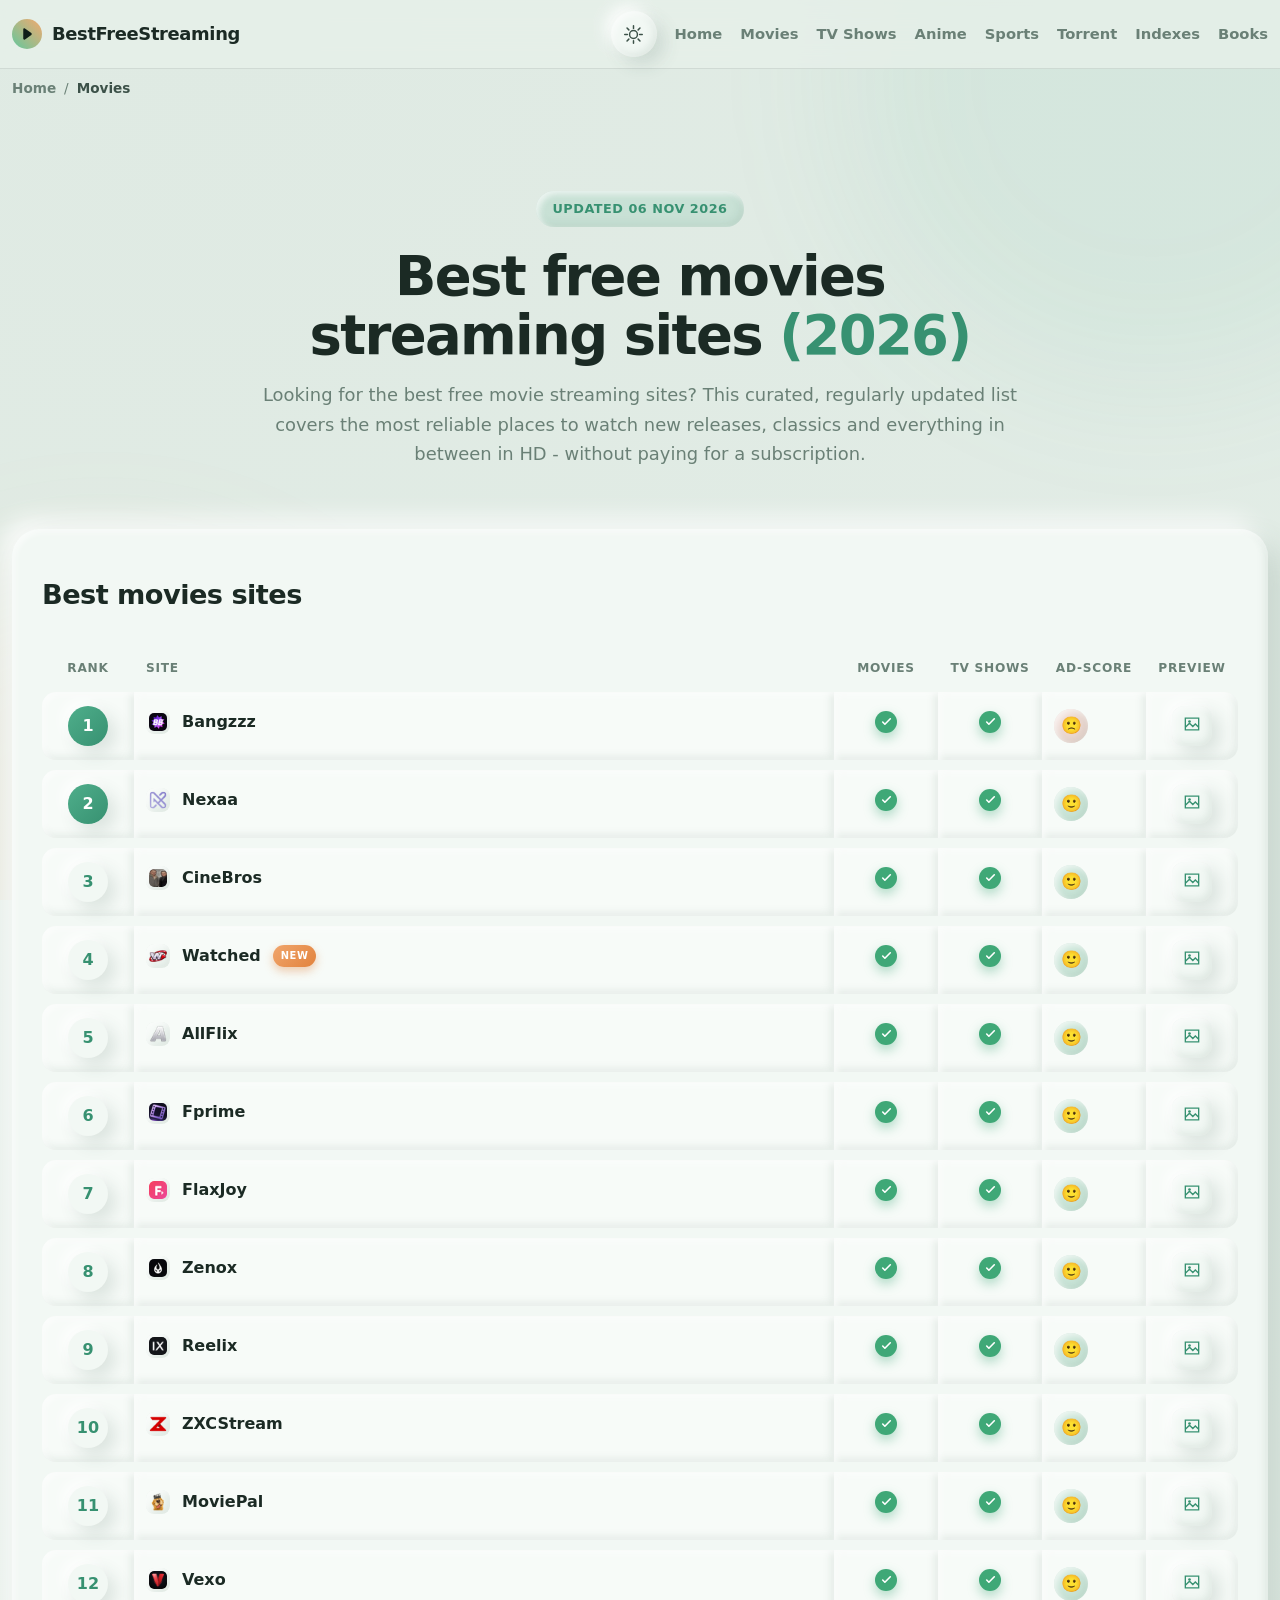
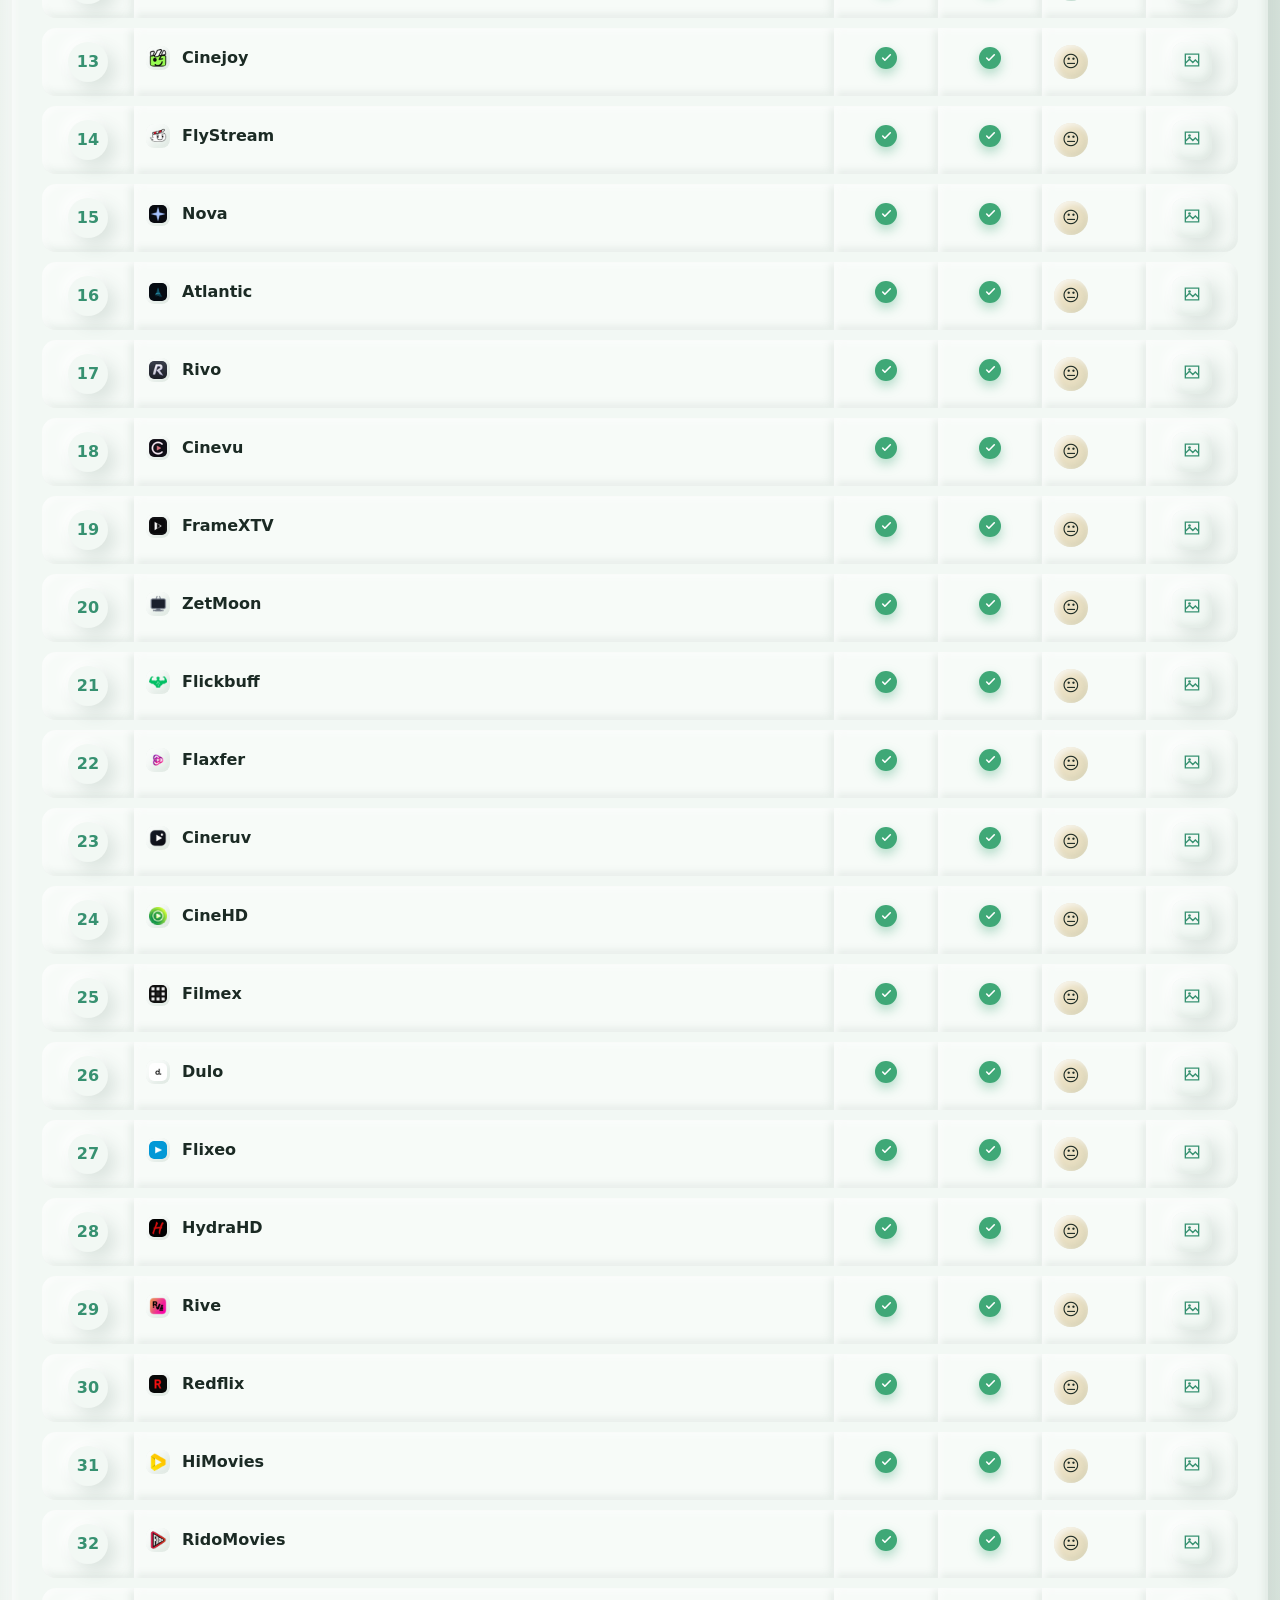
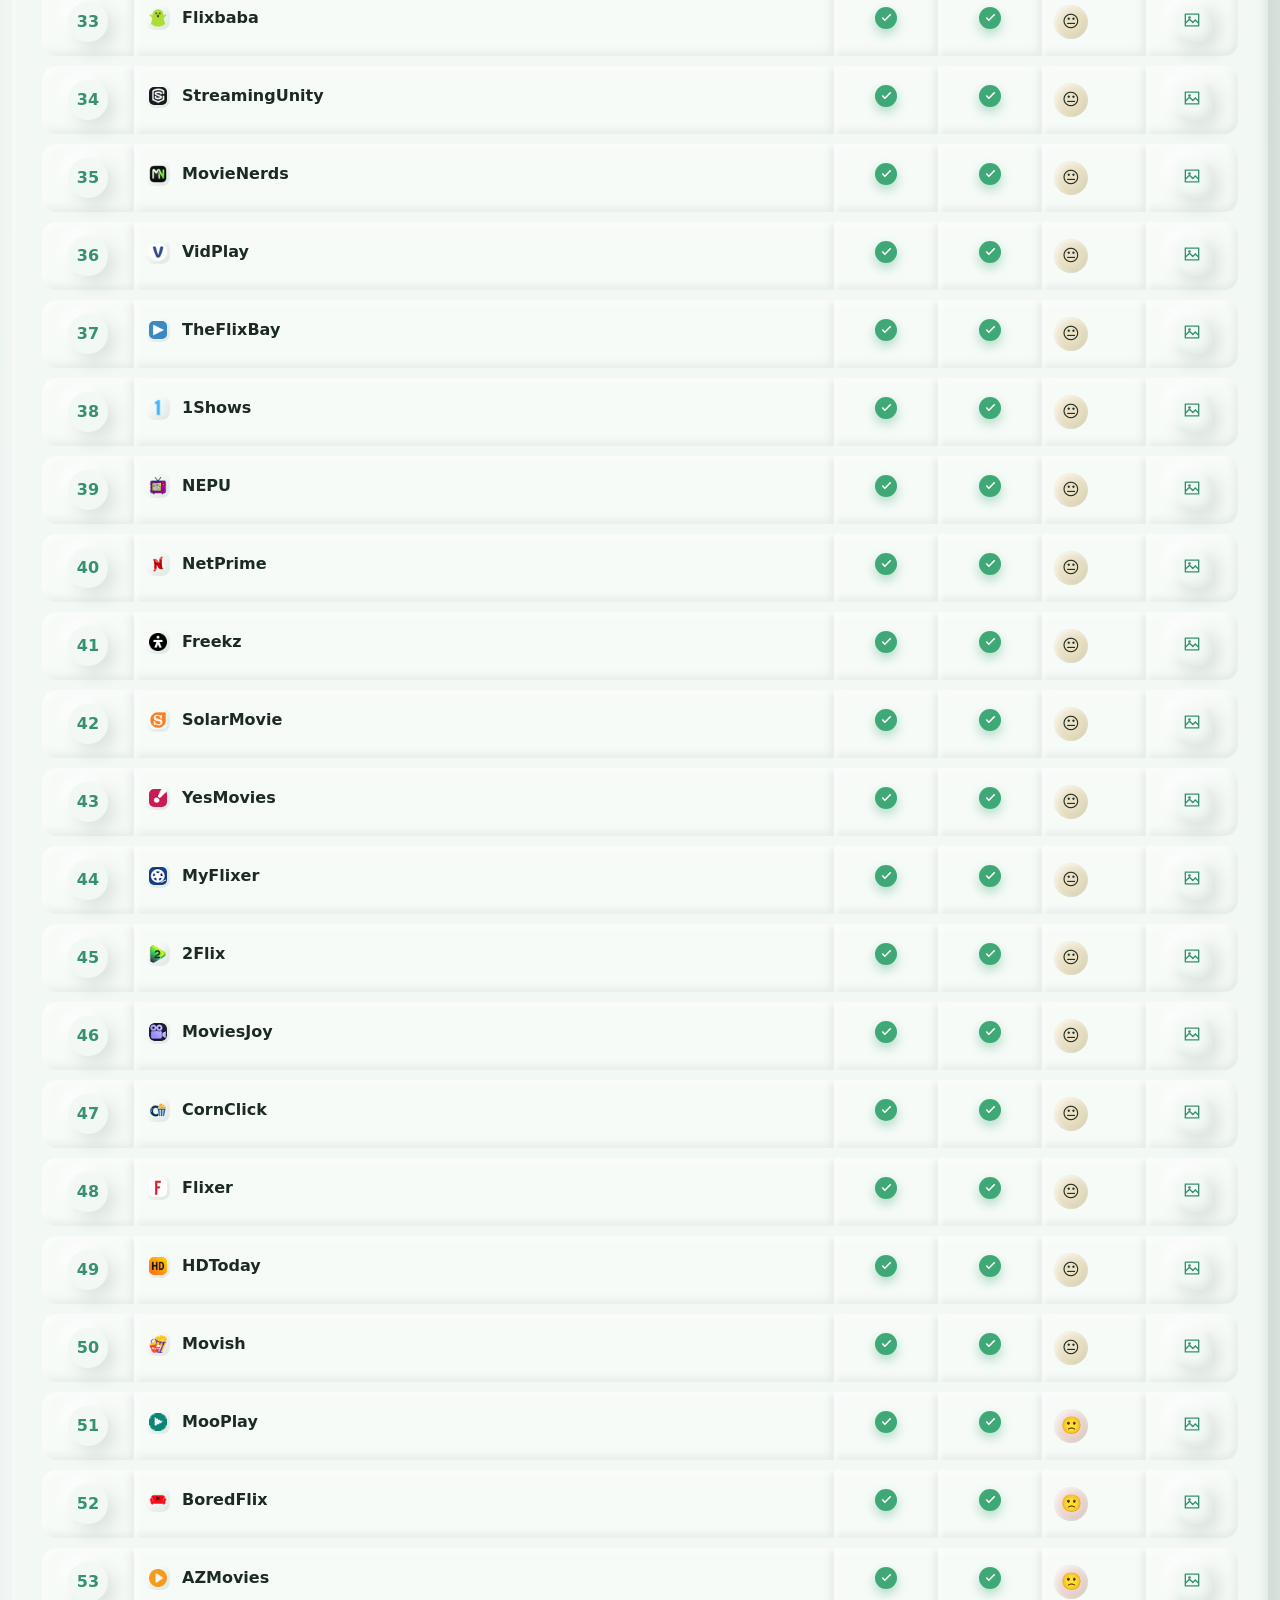
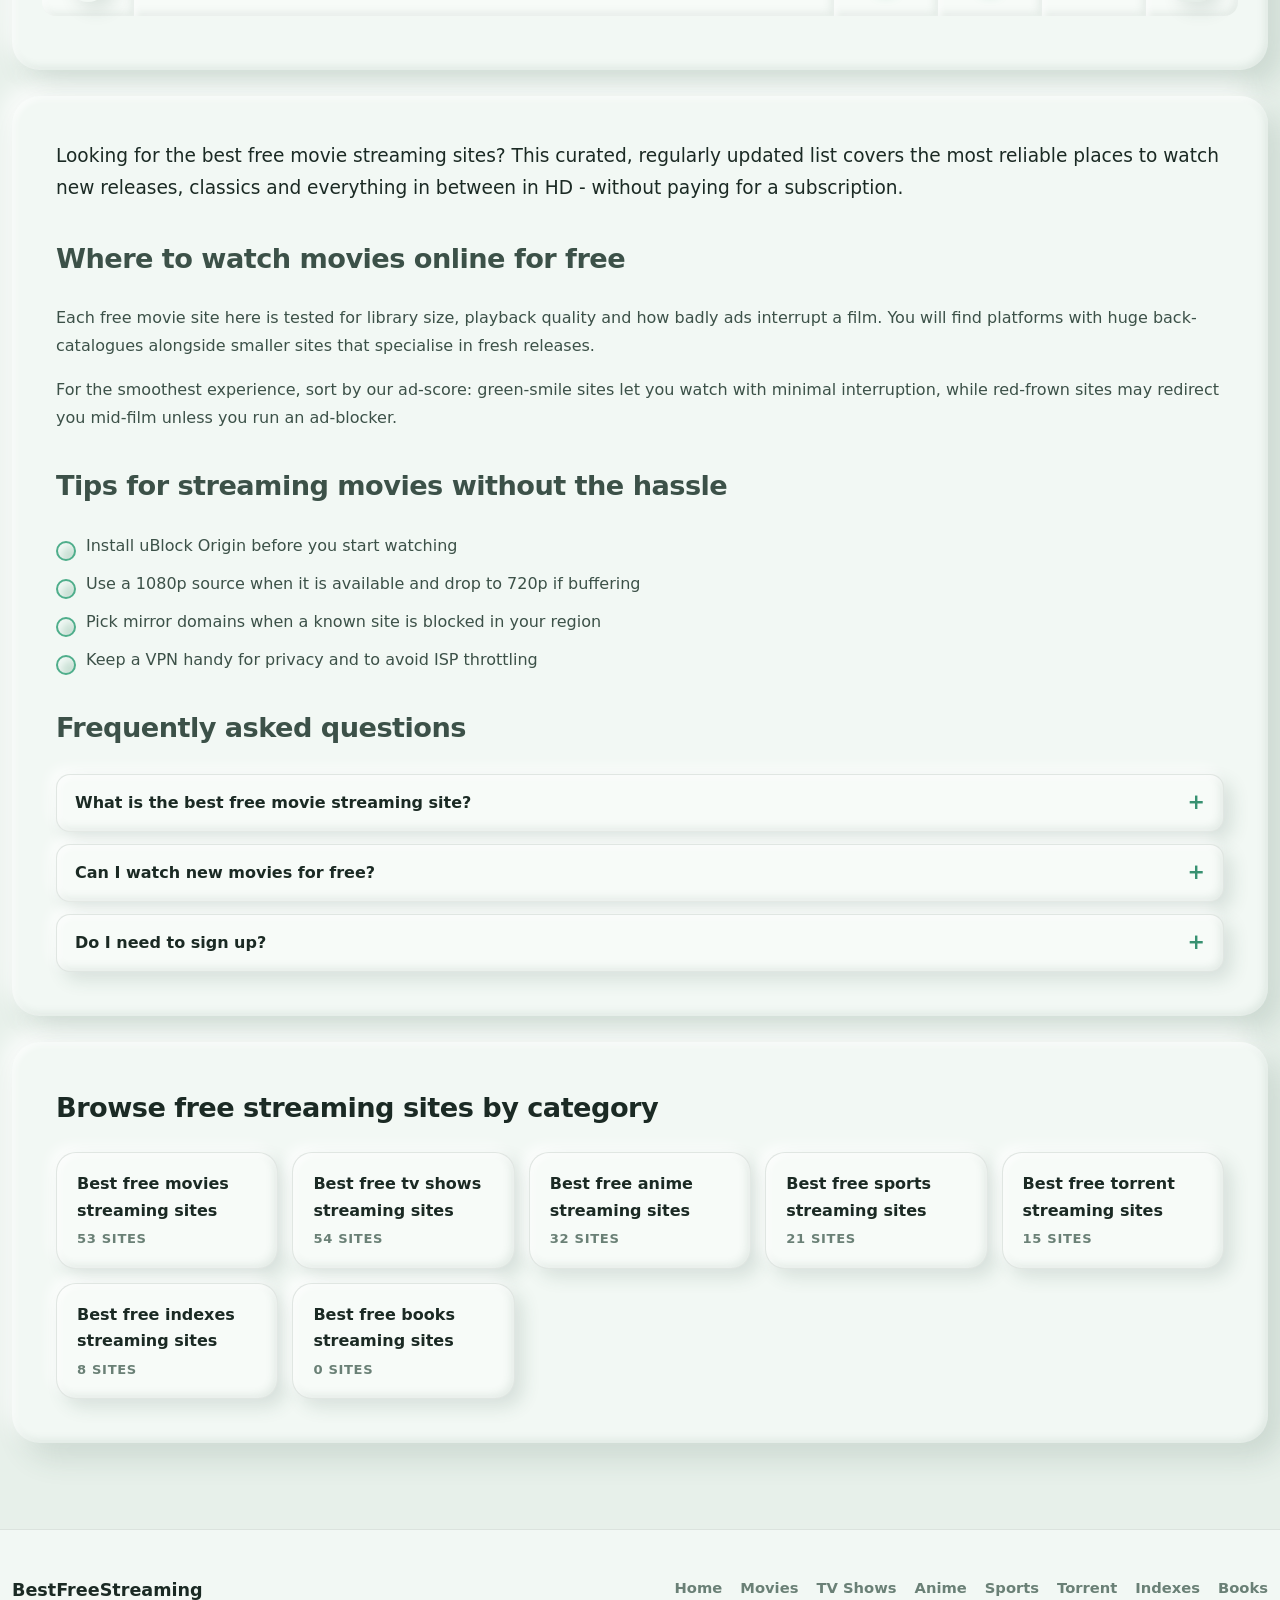
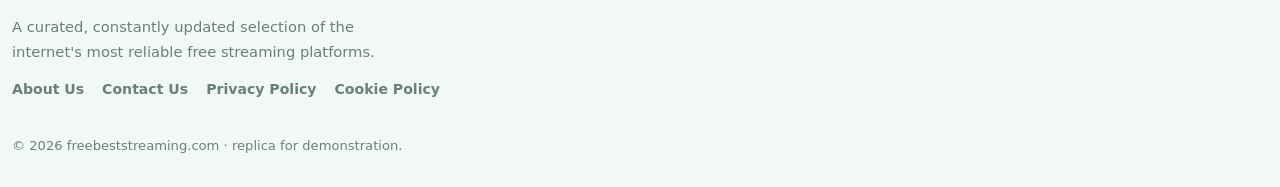
<file: movies.html>
<!DOCTYPE html>
<html lang="en" data-theme="light">
<head>
<meta charset="utf-8" />
<meta name="viewport" content="width=device-width, initial-scale=1.0" />
<title>Best Free Movie Streaming Sites (2026) - Watch Movies Online Free</title>
<meta name="description" content="The best free movie streaming sites of 2026, hand-checked and ad-scored. Watch new releases and classics online free in HD - no account required." />
<meta name="keywords" content="free movie streaming sites, watch movies online free, free movies, best free movie sites, stream movies free 2026" />
<link rel="canonical" href="https://www.freebeststreaming.com/movies.html" />
<meta name="theme-color" content="#e9f1ec" media="(prefers-color-scheme: light)" />
<meta name="theme-color" content="#101613" media="(prefers-color-scheme: dark)" />
<meta name="robots" content="index, follow, max-image-preview:large, max-snippet:-1, max-video-preview:-1" />
<meta name="googlebot" content="index, follow, max-image-preview:large, max-snippet:-1, max-video-preview:-1" />
<meta property="og:type" content="website" />
<meta property="og:site_name" content="freebeststreaming.com" />
<meta property="og:locale" content="en_US" />
<meta property="og:title" content="Best Free Movie Streaming Sites (2026) - Watch Movies Online Free" />
<meta property="og:description" content="The best free movie streaming sites of 2026, hand-checked and ad-scored. Watch new releases and classics online free in HD - no account required." />
<meta property="og:url" content="https://www.freebeststreaming.com/movies.html" />
<meta property="og:image" content="https://www.freebeststreaming.com/img/og-default.png" />
<meta property="og:image:width" content="1200" />
<meta property="og:image:height" content="630" />
<meta property="og:image:alt" content="freebeststreaming.com - best free streaming sites 2026" />
<meta name="twitter:card" content="summary_large_image" />
<meta name="twitter:title" content="Best Free Movie Streaming Sites (2026) - Watch Movies Online Free" />
<meta name="twitter:description" content="The best free movie streaming sites of 2026, hand-checked and ad-scored. Watch new releases and classics online free in HD - no account required." />
<meta name="twitter:image" content="https://www.freebeststreaming.com/img/og-default.png" />
<link rel="icon" href="favicon.svg" type="image/svg+xml" />
<link rel="preconnect" href="https://www.freebeststreaming.com" />
<link rel="stylesheet" href="css/site.css" />
<script type="application/ld+json">{"@context":"https://schema.org","@graph":[{"@type":"WebSite","@id":"https://www.freebeststreaming.com/#website","url":"https://www.freebeststreaming.com","name":"freebeststreaming.com","description":"Hand-checked directory of the best free streaming sites for movies, TV shows, anime, sports, torrents and books.","inLanguage":"en","potentialAction":{"@type":"SearchAction","target":{"@type":"EntryPoint","urlTemplate":"https://www.freebeststreaming.com/Home/Category?key={search_term_string}"},"query-input":"required name=search_term_string"}},{"@type":"Organization","@id":"https://www.freebeststreaming.com/#organization","name":"freebeststreaming.com","url":"https://www.freebeststreaming.com","logo":{"@type":"ImageObject","url":"https://www.freebeststreaming.com/img/og-default.png"}}]}</script>
<script>
(function () { try { var stored = localStorage.getItem("bfs-theme"); var prefersDark = window.matchMedia("(prefers-color-scheme: dark)").matches; document.documentElement.setAttribute("data-theme", stored || (prefersDark ? "dark" : "light")); } catch (e) { } })();
</script>
</head>
<body>
<div class="bg-blobs" aria-hidden="true"></div>
<header class="site-header">
  <div class="container">
    <a href="index.html" class="logo-brand">
      <svg xmlns="http://www.w3.org/2000/svg" viewBox="0 0 16 16" aria-hidden="true">
        <defs><linearGradient id="grad1" x1="0%" y1="100%" x2="100%" y2="0%"><stop offset="0" stop-color="#62c89e" /><stop offset="1" stop-color="#f4a96e" /></linearGradient></defs>
        <circle fill="url(#grad1)" cx="8" cy="8" r="8" />
        <path fill="#0f1d18" d="m10.3 7.5c0.3 0.2 0.3 0.8 0 1l-3.4 2.4c-0.4 0.3-0.9 0-0.9-0.5v-4.8c0-0.5 0.5-0.8 0.9-0.5z" />
      </svg>
      <span>BestFreeStreaming</span>
    </a>
    <div class="header-actions">
      <button type="button" class="theme-toggle" id="themeToggle" aria-label="Toggle dark mode" title="Toggle dark mode">
        <svg class="icon-sun" viewBox="0 0 24 24" aria-hidden="true"><circle cx="12" cy="12" r="4.5"/><path d="M12 2v3M12 19v3M2 12h3M19 12h3M4.6 4.6l2.1 2.1M17.3 17.3l2.1 2.1M19.4 4.6l-2.1 2.1M6.7 17.3l-2.1 2.1"/></svg>
        <svg class="icon-moon" viewBox="0 0 24 24" aria-hidden="true"><path d="M21 12.8A8.5 8.5 0 1 1 11.2 3a7 7 0 0 0 9.8 9.8z"/></svg>
      </button>
      <nav class="site-nav" aria-label="Main navigation">
        <a href="index.html">Home</a>
        <a href="movies.html">Movies</a>
<a href="tv-shows.html">TV Shows</a>
<a href="anime.html">Anime</a>
<a href="sports.html">Sports</a>
<a href="torrent.html">Torrent</a>
<a href="indexes.html">Indexes</a>
<a href="books.html">Books</a>
      </nav>
    </div>
  </div>
</header>
<main class="container">
<nav class="breadcrumb" aria-label="Breadcrumb"><a href="index.html">Home</a><span aria-hidden="true">/</span><span aria-current="page">Movies</span></nav><section class="hero"><span class="hero-badge">Updated 06 Nov 2026</span><h1>Best free movies streaming sites <span class="accent">(2026)</span></h1><p class="hero-lead">Looking for the best free movie streaming sites? This curated, regularly updated list covers the most reliable places to watch new releases, classics and everything in between in HD - without paying for a subscription.</p></section><section class="panel table-panel"><h2 class="section-title">Best movies sites</h2><div class="table-scroll"><table class="sites-table"><thead><tr><th class="col-rank">Rank</th><th class="col-site">Site</th><th class="col-flag">Movies</th><th class="col-flag">TV Shows</th><th class="col-flag">Ad-Score</th><th class="col-preview">Preview</th></tr></thead><tbody><tr class="site-row"><td class="col-rank"><span class="rank-badge">1</span></td><td class="col-site"><a class="site-link" href="https://bingebang.sttt" target="_blank" rel="noopener"><img class="site-favicon" src="data/images/favicons/af01254908668efa8808455d19ac38ab736477f92a2941e06f73a767b9f5a046.png" width="24" height="24" alt="" loading="lazy" /><span class="site-name">Bangzzz</span></a></td><td class="col-flag"><span class="check" aria-label="Available"></span></td><td class="col-flag"><span class="check" aria-label="Available"></span></td><td class="col-flag"><span class="adscore-pill adscore-bad" title="Pop ads may redirect from current page"><span class="face"></span></span></td><td class="col-preview"><button type="button" class="preview-btn" data-preview="preview-0-Movies" aria-expanded="false" aria-controls="preview-0-Movies" title="Show preview of Bangzzz"><svg viewBox="0 0 24 24" aria-hidden="true"><path d="M4 5h16v14H4z" fill="none" stroke="currentColor" stroke-width="1.6"/><path d="m4 16 5-5 4 4 3-3 4 4" fill="none" stroke="currentColor" stroke-width="1.6"/><circle cx="9" cy="9" r="1.6" fill="currentColor"/></svg></button></td></tr><tr class="preview-row" id="preview-0-Movies" hidden><td colspan="6"><a href="https://bingebang.sttt" target="_blank" rel="noopener" class="preview-wrap" title="Visit Bangzzz (opens in new tab)"><img src="data/images/thumbs/facea32bdb29c300ee0beabd2760caeb2dc75d1ec3197ee7e5844b747e96c05b.webp" loading="lazy" alt="Screenshot of Bangzzz" /></a></td></tr><tr class="site-row"><td class="col-rank"><span class="rank-badge">2</span></td><td class="col-site"><a class="site-link" href="https://nexa.mov" target="_blank" rel="noopener"><img class="site-favicon" src="data/images/favicons/3e8ccf5a6e038c0c9d5b5de16b716a72ea8f23bb8b8f5ecef5ac006cc767201f.png" width="24" height="24" alt="" loading="lazy" /><span class="site-name">Nexaa</span></a></td><td class="col-flag"><span class="check" aria-label="Available"></span></td><td class="col-flag"><span class="check" aria-label="Available"></span></td><td class="col-flag"><span class="adscore-pill adscore-good" title="Pop ads are not detected"><span class="face"></span></span></td><td class="col-preview"><button type="button" class="preview-btn" data-preview="preview-1-Movies" aria-expanded="false" aria-controls="preview-1-Movies" title="Show preview of Nexaa"><svg viewBox="0 0 24 24" aria-hidden="true"><path d="M4 5h16v14H4z" fill="none" stroke="currentColor" stroke-width="1.6"/><path d="m4 16 5-5 4 4 3-3 4 4" fill="none" stroke="currentColor" stroke-width="1.6"/><circle cx="9" cy="9" r="1.6" fill="currentColor"/></svg></button></td></tr><tr class="preview-row" id="preview-1-Movies" hidden><td colspan="6"><a href="https://nexa.mov" target="_blank" rel="noopener" class="preview-wrap" title="Visit Nexaa (opens in new tab)"><img src="data/images/thumbs/55cc0f2b345cf06243da4008570946dbf206f6685e86e42376aa56b503e52b13.webp" loading="lazy" alt="Screenshot of Nexaa" /></a></td></tr><tr class="site-row"><td class="col-rank"><span class="rank-badge">3</span></td><td class="col-site"><a class="site-link" href="https://cinebros.net" target="_blank" rel="noopener"><img class="site-favicon" src="data/images/favicons/8d9d1334f31edf94c2838bcd294e3d549f3dab57177260c682e4f672d8bc4844.png" width="24" height="24" alt="" loading="lazy" /><span class="site-name">CineBros</span></a></td><td class="col-flag"><span class="check" aria-label="Available"></span></td><td class="col-flag"><span class="check" aria-label="Available"></span></td><td class="col-flag"><span class="adscore-pill adscore-good" title="Pop ads are not detected"><span class="face"></span></span></td><td class="col-preview"><button type="button" class="preview-btn" data-preview="preview-2-Movies" aria-expanded="false" aria-controls="preview-2-Movies" title="Show preview of CineBros"><svg viewBox="0 0 24 24" aria-hidden="true"><path d="M4 5h16v14H4z" fill="none" stroke="currentColor" stroke-width="1.6"/><path d="m4 16 5-5 4 4 3-3 4 4" fill="none" stroke="currentColor" stroke-width="1.6"/><circle cx="9" cy="9" r="1.6" fill="currentColor"/></svg></button></td></tr><tr class="preview-row" id="preview-2-Movies" hidden><td colspan="6"><a href="https://cinebros.net" target="_blank" rel="noopener" class="preview-wrap" title="Visit CineBros (opens in new tab)"><img src="data/images/thumbs/5cd1a2b88d7446e4e70ebe163a90de1ac6f99d7ab3490b6aad296977e17ddc51.webp" loading="lazy" alt="Screenshot of CineBros" /></a></td></tr><tr class="site-row"><td class="col-rank"><span class="rank-badge">4</span></td><td class="col-site"><a class="site-link" href="https://watched.cx/home" target="_blank" rel="noopener"><img class="site-favicon" src="data/images/favicons/15e6fa27de65ed3e341e323869e7991513ba6b85468f4043d3410c214ce10ddf.png" width="24" height="24" alt="" loading="lazy" /><span class="site-name">Watched</span><span class="new-badge">NEW</span></a></td><td class="col-flag"><span class="check" aria-label="Available"></span></td><td class="col-flag"><span class="check" aria-label="Available"></span></td><td class="col-flag"><span class="adscore-pill adscore-good" title="Pop ads are not detected"><span class="face"></span></span></td><td class="col-preview"><button type="button" class="preview-btn" data-preview="preview-3-Movies" aria-expanded="false" aria-controls="preview-3-Movies" title="Show preview of Watched"><svg viewBox="0 0 24 24" aria-hidden="true"><path d="M4 5h16v14H4z" fill="none" stroke="currentColor" stroke-width="1.6"/><path d="m4 16 5-5 4 4 3-3 4 4" fill="none" stroke="currentColor" stroke-width="1.6"/><circle cx="9" cy="9" r="1.6" fill="currentColor"/></svg></button></td></tr><tr class="preview-row" id="preview-3-Movies" hidden><td colspan="6"><a href="https://watched.cx/home" target="_blank" rel="noopener" class="preview-wrap" title="Visit Watched (opens in new tab)"><img src="data/images/thumbs/23feef184871e8dda354232d3e6a2e675488aa07ddcfde79c10542d33294459c.webp" loading="lazy" alt="Screenshot of Watched" /></a></td></tr><tr class="site-row"><td class="col-rank"><span class="rank-badge">5</span></td><td class="col-site"><a class="site-link" href="https://allflix.org" target="_blank" rel="noopener"><img class="site-favicon" src="data/images/favicons/53142ff24a7fd1907b6b936aab350ff9e9995e2bca040cf9fb746a257547e74f.png" width="24" height="24" alt="" loading="lazy" /><span class="site-name">AllFlix</span></a></td><td class="col-flag"><span class="check" aria-label="Available"></span></td><td class="col-flag"><span class="check" aria-label="Available"></span></td><td class="col-flag"><span class="adscore-pill adscore-good" title="Pop ads are not detected"><span class="face"></span></span></td><td class="col-preview"><button type="button" class="preview-btn" data-preview="preview-4-Movies" aria-expanded="false" aria-controls="preview-4-Movies" title="Show preview of AllFlix"><svg viewBox="0 0 24 24" aria-hidden="true"><path d="M4 5h16v14H4z" fill="none" stroke="currentColor" stroke-width="1.6"/><path d="m4 16 5-5 4 4 3-3 4 4" fill="none" stroke="currentColor" stroke-width="1.6"/><circle cx="9" cy="9" r="1.6" fill="currentColor"/></svg></button></td></tr><tr class="preview-row" id="preview-4-Movies" hidden><td colspan="6"><a href="https://allflix.org" target="_blank" rel="noopener" class="preview-wrap" title="Visit AllFlix (opens in new tab)"><img src="data/images/thumbs/0a4941472ebb4bd7544263bcf415fbb70f9150be07ab0708331a620f5ba662dc.webp" loading="lazy" alt="Screenshot of AllFlix" /></a></td></tr><tr class="site-row"><td class="col-rank"><span class="rank-badge">6</span></td><td class="col-site"><a class="site-link" href="https://fprime.at" target="_blank" rel="noopener"><img class="site-favicon" src="data/images/favicons/b951bb1b822a454266ee99582e89d39c44e704d7ef3f27a3053d759727d2b78c.png" width="24" height="24" alt="" loading="lazy" /><span class="site-name">Fprime</span></a></td><td class="col-flag"><span class="check" aria-label="Available"></span></td><td class="col-flag"><span class="check" aria-label="Available"></span></td><td class="col-flag"><span class="adscore-pill adscore-good" title="Pop ads are not detected"><span class="face"></span></span></td><td class="col-preview"><button type="button" class="preview-btn" data-preview="preview-5-Movies" aria-expanded="false" aria-controls="preview-5-Movies" title="Show preview of Fprime"><svg viewBox="0 0 24 24" aria-hidden="true"><path d="M4 5h16v14H4z" fill="none" stroke="currentColor" stroke-width="1.6"/><path d="m4 16 5-5 4 4 3-3 4 4" fill="none" stroke="currentColor" stroke-width="1.6"/><circle cx="9" cy="9" r="1.6" fill="currentColor"/></svg></button></td></tr><tr class="preview-row" id="preview-5-Movies" hidden><td colspan="6"><a href="https://fprime.at" target="_blank" rel="noopener" class="preview-wrap" title="Visit Fprime (opens in new tab)"><img src="data/images/thumbs/930a178fcb351ed5f6927d43b4d271c4ddae25dc463c9936396dc17f927b1535.webp" loading="lazy" alt="Screenshot of Fprime" /></a></td></tr><tr class="site-row"><td class="col-rank"><span class="rank-badge">7</span></td><td class="col-site"><a class="site-link" href="https://flaxjoy.app" target="_blank" rel="noopener"><img class="site-favicon" src="data/images/favicons/399972a7ec79d761c2cf4f0a481cc113a2bed8809707efb99221b87ecf593bd4.png" width="24" height="24" alt="" loading="lazy" /><span class="site-name">FlaxJoy</span></a></td><td class="col-flag"><span class="check" aria-label="Available"></span></td><td class="col-flag"><span class="check" aria-label="Available"></span></td><td class="col-flag"><span class="adscore-pill adscore-good" title="Pop ads are not detected"><span class="face"></span></span></td><td class="col-preview"><button type="button" class="preview-btn" data-preview="preview-6-Movies" aria-expanded="false" aria-controls="preview-6-Movies" title="Show preview of FlaxJoy"><svg viewBox="0 0 24 24" aria-hidden="true"><path d="M4 5h16v14H4z" fill="none" stroke="currentColor" stroke-width="1.6"/><path d="m4 16 5-5 4 4 3-3 4 4" fill="none" stroke="currentColor" stroke-width="1.6"/><circle cx="9" cy="9" r="1.6" fill="currentColor"/></svg></button></td></tr><tr class="preview-row" id="preview-6-Movies" hidden><td colspan="6"><a href="https://flaxjoy.app" target="_blank" rel="noopener" class="preview-wrap" title="Visit FlaxJoy (opens in new tab)"><img src="data/images/thumbs/f5dd3e86e3bf838d3db6ef2aeec3746891193c4ff3cab4f76f38c5e205bb62f9.webp" loading="lazy" alt="Screenshot of FlaxJoy" /></a></td></tr><tr class="site-row"><td class="col-rank"><span class="rank-badge">8</span></td><td class="col-site"><a class="site-link" href="https://zenox.lol" target="_blank" rel="noopener"><img class="site-favicon" src="data/images/favicons/0ec51ea1fd03c35eb745dd315ee722cadece66e18a357c735008c8292960fcb3.png" width="24" height="24" alt="" loading="lazy" /><span class="site-name">Zenox</span></a></td><td class="col-flag"><span class="check" aria-label="Available"></span></td><td class="col-flag"><span class="check" aria-label="Available"></span></td><td class="col-flag"><span class="adscore-pill adscore-good" title="Pop ads are not detected"><span class="face"></span></span></td><td class="col-preview"><button type="button" class="preview-btn" data-preview="preview-7-Movies" aria-expanded="false" aria-controls="preview-7-Movies" title="Show preview of Zenox"><svg viewBox="0 0 24 24" aria-hidden="true"><path d="M4 5h16v14H4z" fill="none" stroke="currentColor" stroke-width="1.6"/><path d="m4 16 5-5 4 4 3-3 4 4" fill="none" stroke="currentColor" stroke-width="1.6"/><circle cx="9" cy="9" r="1.6" fill="currentColor"/></svg></button></td></tr><tr class="preview-row" id="preview-7-Movies" hidden><td colspan="6"><a href="https://zenox.lol" target="_blank" rel="noopener" class="preview-wrap" title="Visit Zenox (opens in new tab)"><img src="data/images/thumbs/67b7c45c34fa04d4361a4ba3e3fcfe8da723c80550facac87d165030ae83a167.webp" loading="lazy" alt="Screenshot of Zenox" /></a></td></tr><tr class="site-row"><td class="col-rank"><span class="rank-badge">9</span></td><td class="col-site"><a class="site-link" href="https://reelix.ac" target="_blank" rel="noopener"><img class="site-favicon" src="data/images/favicons/a8a0b000d01c91310d8fbb73019b25871f6e6ddcfe883d6320a34b544f96f2b0.png" width="24" height="24" alt="" loading="lazy" /><span class="site-name">Reelix</span></a></td><td class="col-flag"><span class="check" aria-label="Available"></span></td><td class="col-flag"><span class="check" aria-label="Available"></span></td><td class="col-flag"><span class="adscore-pill adscore-good" title="Pop ads are not detected"><span class="face"></span></span></td><td class="col-preview"><button type="button" class="preview-btn" data-preview="preview-8-Movies" aria-expanded="false" aria-controls="preview-8-Movies" title="Show preview of Reelix"><svg viewBox="0 0 24 24" aria-hidden="true"><path d="M4 5h16v14H4z" fill="none" stroke="currentColor" stroke-width="1.6"/><path d="m4 16 5-5 4 4 3-3 4 4" fill="none" stroke="currentColor" stroke-width="1.6"/><circle cx="9" cy="9" r="1.6" fill="currentColor"/></svg></button></td></tr><tr class="preview-row" id="preview-8-Movies" hidden><td colspan="6"><a href="https://reelix.ac" target="_blank" rel="noopener" class="preview-wrap" title="Visit Reelix (opens in new tab)"><img src="data/images/thumbs/b0079c69046a2843a658ba4d826756552cc62c99cad38fd6c3d40af87c39471e.webp" loading="lazy" alt="Screenshot of Reelix" /></a></td></tr><tr class="site-row"><td class="col-rank"><span class="rank-badge">10</span></td><td class="col-site"><a class="site-link" href="https://zxcstream.com" target="_blank" rel="noopener"><img class="site-favicon" src="data/images/favicons/808c91a1a293f73ac2c7fb378fea5916cb02ef1e01add81c347d2ae595c76454.png" width="24" height="24" alt="" loading="lazy" /><span class="site-name">ZXCStream</span></a></td><td class="col-flag"><span class="check" aria-label="Available"></span></td><td class="col-flag"><span class="check" aria-label="Available"></span></td><td class="col-flag"><span class="adscore-pill adscore-good" title="Pop ads are not detected"><span class="face"></span></span></td><td class="col-preview"><button type="button" class="preview-btn" data-preview="preview-9-Movies" aria-expanded="false" aria-controls="preview-9-Movies" title="Show preview of ZXCStream"><svg viewBox="0 0 24 24" aria-hidden="true"><path d="M4 5h16v14H4z" fill="none" stroke="currentColor" stroke-width="1.6"/><path d="m4 16 5-5 4 4 3-3 4 4" fill="none" stroke="currentColor" stroke-width="1.6"/><circle cx="9" cy="9" r="1.6" fill="currentColor"/></svg></button></td></tr><tr class="preview-row" id="preview-9-Movies" hidden><td colspan="6"><a href="https://zxcstream.com" target="_blank" rel="noopener" class="preview-wrap" title="Visit ZXCStream (opens in new tab)"><img src="data/images/thumbs/b91ed141e7aeef1772234ce82ca407f49973522a1ac5b92ea1987135db740986.webp" loading="lazy" alt="Screenshot of ZXCStream" /></a></td></tr><tr class="site-row"><td class="col-rank"><span class="rank-badge">11</span></td><td class="col-site"><a class="site-link" href="https://moviepal.live" target="_blank" rel="noopener"><img class="site-favicon" src="data/images/favicons/66ab4ca796ed66c5bd36fde3196930e8bcc1b460c77de5b216def91e4c0738d5.png" width="24" height="24" alt="" loading="lazy" /><span class="site-name">MoviePal</span></a></td><td class="col-flag"><span class="check" aria-label="Available"></span></td><td class="col-flag"><span class="check" aria-label="Available"></span></td><td class="col-flag"><span class="adscore-pill adscore-good" title="Pop ads are not detected"><span class="face"></span></span></td><td class="col-preview"><button type="button" class="preview-btn" data-preview="preview-10-Movies" aria-expanded="false" aria-controls="preview-10-Movies" title="Show preview of MoviePal"><svg viewBox="0 0 24 24" aria-hidden="true"><path d="M4 5h16v14H4z" fill="none" stroke="currentColor" stroke-width="1.6"/><path d="m4 16 5-5 4 4 3-3 4 4" fill="none" stroke="currentColor" stroke-width="1.6"/><circle cx="9" cy="9" r="1.6" fill="currentColor"/></svg></button></td></tr><tr class="preview-row" id="preview-10-Movies" hidden><td colspan="6"><a href="https://moviepal.live" target="_blank" rel="noopener" class="preview-wrap" title="Visit MoviePal (opens in new tab)"><img src="data/images/thumbs/307af31ab64231109966fe0f4cf6941d26d60c71fa5a4adc6f7334a56e57e3f9.webp" loading="lazy" alt="Screenshot of MoviePal" /></a></td></tr><tr class="site-row"><td class="col-rank"><span class="rank-badge">12</span></td><td class="col-site"><a class="site-link" href="https://vexo.surf" target="_blank" rel="noopener"><img class="site-favicon" src="data/images/favicons/8fb822a4fc1b1c16613f968916afdfb62cebce9724ea0a1ca4b6ab9d7f6d1978.png" width="24" height="24" alt="" loading="lazy" /><span class="site-name">Vexo</span></a></td><td class="col-flag"><span class="check" aria-label="Available"></span></td><td class="col-flag"><span class="check" aria-label="Available"></span></td><td class="col-flag"><span class="adscore-pill adscore-good" title="Pop ads are not detected"><span class="face"></span></span></td><td class="col-preview"><button type="button" class="preview-btn" data-preview="preview-11-Movies" aria-expanded="false" aria-controls="preview-11-Movies" title="Show preview of Vexo"><svg viewBox="0 0 24 24" aria-hidden="true"><path d="M4 5h16v14H4z" fill="none" stroke="currentColor" stroke-width="1.6"/><path d="m4 16 5-5 4 4 3-3 4 4" fill="none" stroke="currentColor" stroke-width="1.6"/><circle cx="9" cy="9" r="1.6" fill="currentColor"/></svg></button></td></tr><tr class="preview-row" id="preview-11-Movies" hidden><td colspan="6"><a href="https://vexo.surf" target="_blank" rel="noopener" class="preview-wrap" title="Visit Vexo (opens in new tab)"><img src="data/images/thumbs/3d0f92df3da2d1ff2401a1de377e8af6447a82bdf1e8b1c4b88c2f624a730a8b.webp" loading="lazy" alt="Screenshot of Vexo" /></a></td></tr><tr class="site-row"><td class="col-rank"><span class="rank-badge">13</span></td><td class="col-site"><a class="site-link" href="https://cinejoy.pk" target="_blank" rel="noopener"><img class="site-favicon" src="data/images/favicons/f8c5ff7f8e08edf7747e9eec369d18b4e73bfb4d3f12d218af985c8a2dec3389.png" width="24" height="24" alt="" loading="lazy" /><span class="site-name">Cinejoy</span></a></td><td class="col-flag"><span class="check" aria-label="Available"></span></td><td class="col-flag"><span class="check" aria-label="Available"></span></td><td class="col-flag"><span class="adscore-pill adscore-ok" title="Pop ads are mostly blocked"><span class="face"></span></span></td><td class="col-preview"><button type="button" class="preview-btn" data-preview="preview-12-Movies" aria-expanded="false" aria-controls="preview-12-Movies" title="Show preview of Cinejoy"><svg viewBox="0 0 24 24" aria-hidden="true"><path d="M4 5h16v14H4z" fill="none" stroke="currentColor" stroke-width="1.6"/><path d="m4 16 5-5 4 4 3-3 4 4" fill="none" stroke="currentColor" stroke-width="1.6"/><circle cx="9" cy="9" r="1.6" fill="currentColor"/></svg></button></td></tr><tr class="preview-row" id="preview-12-Movies" hidden><td colspan="6"><a href="https://cinejoy.pk" target="_blank" rel="noopener" class="preview-wrap" title="Visit Cinejoy (opens in new tab)"><img src="data/images/thumbs/4b7ad1e5c66b3fc50141fe61879df1c401c2fc68dd2519cb8a050f417b162364.webp" loading="lazy" alt="Screenshot of Cinejoy" /></a></td></tr><tr class="site-row"><td class="col-rank"><span class="rank-badge">14</span></td><td class="col-site"><a class="site-link" href="https://flystream.net" target="_blank" rel="noopener"><img class="site-favicon" src="data/images/favicons/78b4d849b934e35fc66a2d9f570d0707de54c74b2e42cf29b12ba6e3d3828226.png" width="24" height="24" alt="" loading="lazy" /><span class="site-name">FlyStream</span></a></td><td class="col-flag"><span class="check" aria-label="Available"></span></td><td class="col-flag"><span class="check" aria-label="Available"></span></td><td class="col-flag"><span class="adscore-pill adscore-ok" title="Pop ads are mostly blocked"><span class="face"></span></span></td><td class="col-preview"><button type="button" class="preview-btn" data-preview="preview-13-Movies" aria-expanded="false" aria-controls="preview-13-Movies" title="Show preview of FlyStream"><svg viewBox="0 0 24 24" aria-hidden="true"><path d="M4 5h16v14H4z" fill="none" stroke="currentColor" stroke-width="1.6"/><path d="m4 16 5-5 4 4 3-3 4 4" fill="none" stroke="currentColor" stroke-width="1.6"/><circle cx="9" cy="9" r="1.6" fill="currentColor"/></svg></button></td></tr><tr class="preview-row" id="preview-13-Movies" hidden><td colspan="6"><a href="https://flystream.net" target="_blank" rel="noopener" class="preview-wrap" title="Visit FlyStream (opens in new tab)"><img src="data/images/thumbs/f54cefc1b9d6d48471e57f3c1afe21fc4b5a935523ad2bcce49271689017afa6.webp" loading="lazy" alt="Screenshot of FlyStream" /></a></td></tr><tr class="site-row"><td class="col-rank"><span class="rank-badge">15</span></td><td class="col-site"><a class="site-link" href="https://novahd.cc" target="_blank" rel="noopener"><img class="site-favicon" src="data/images/favicons/8830bdcaaed07fa81332313b16b8f359d441954870991256c9c26c8ab1ebb9a0.png" width="24" height="24" alt="" loading="lazy" /><span class="site-name">Nova</span></a></td><td class="col-flag"><span class="check" aria-label="Available"></span></td><td class="col-flag"><span class="check" aria-label="Available"></span></td><td class="col-flag"><span class="adscore-pill adscore-ok" title="Pop ads are mostly blocked"><span class="face"></span></span></td><td class="col-preview"><button type="button" class="preview-btn" data-preview="preview-14-Movies" aria-expanded="false" aria-controls="preview-14-Movies" title="Show preview of Nova"><svg viewBox="0 0 24 24" aria-hidden="true"><path d="M4 5h16v14H4z" fill="none" stroke="currentColor" stroke-width="1.6"/><path d="m4 16 5-5 4 4 3-3 4 4" fill="none" stroke="currentColor" stroke-width="1.6"/><circle cx="9" cy="9" r="1.6" fill="currentColor"/></svg></button></td></tr><tr class="preview-row" id="preview-14-Movies" hidden><td colspan="6"><a href="https://novahd.cc" target="_blank" rel="noopener" class="preview-wrap" title="Visit Nova (opens in new tab)"><img src="data/images/thumbs/d505e9a09e6e9c38b143a61687d3dc324b0a51f82c655a4a7acd627e60194dc5.webp" loading="lazy" alt="Screenshot of Nova" /></a></td></tr><tr class="site-row"><td class="col-rank"><span class="rank-badge">16</span></td><td class="col-site"><a class="site-link" href="https://atlantic.bz" target="_blank" rel="noopener"><img class="site-favicon" src="data/images/favicons/0f3e428438520297bb48a096e4c05e924395ec10ef53235829356d6e359852a0.png" width="24" height="24" alt="" loading="lazy" /><span class="site-name">Atlantic</span></a></td><td class="col-flag"><span class="check" aria-label="Available"></span></td><td class="col-flag"><span class="check" aria-label="Available"></span></td><td class="col-flag"><span class="adscore-pill adscore-ok" title="Pop ads are mostly blocked"><span class="face"></span></span></td><td class="col-preview"><button type="button" class="preview-btn" data-preview="preview-15-Movies" aria-expanded="false" aria-controls="preview-15-Movies" title="Show preview of Atlantic"><svg viewBox="0 0 24 24" aria-hidden="true"><path d="M4 5h16v14H4z" fill="none" stroke="currentColor" stroke-width="1.6"/><path d="m4 16 5-5 4 4 3-3 4 4" fill="none" stroke="currentColor" stroke-width="1.6"/><circle cx="9" cy="9" r="1.6" fill="currentColor"/></svg></button></td></tr><tr class="preview-row" id="preview-15-Movies" hidden><td colspan="6"><a href="https://atlantic.bz" target="_blank" rel="noopener" class="preview-wrap" title="Visit Atlantic (opens in new tab)"><img src="data/images/thumbs/49c2cb7fe3aebf853e44759cfb36ef511382703ca0bb1da8f207d12dcfbac01d.webp" loading="lazy" alt="Screenshot of Atlantic" /></a></td></tr><tr class="site-row"><td class="col-rank"><span class="rank-badge">17</span></td><td class="col-site"><a class="site-link" href="https://rivo.st" target="_blank" rel="noopener"><img class="site-favicon" src="data/images/favicons/0c138b9cad79592695bf98f18212a2538939b23db04493ba06d56e868565fcad.png" width="24" height="24" alt="" loading="lazy" /><span class="site-name">Rivo</span></a></td><td class="col-flag"><span class="check" aria-label="Available"></span></td><td class="col-flag"><span class="check" aria-label="Available"></span></td><td class="col-flag"><span class="adscore-pill adscore-ok" title="Pop ads are mostly blocked"><span class="face"></span></span></td><td class="col-preview"><button type="button" class="preview-btn" data-preview="preview-16-Movies" aria-expanded="false" aria-controls="preview-16-Movies" title="Show preview of Rivo"><svg viewBox="0 0 24 24" aria-hidden="true"><path d="M4 5h16v14H4z" fill="none" stroke="currentColor" stroke-width="1.6"/><path d="m4 16 5-5 4 4 3-3 4 4" fill="none" stroke="currentColor" stroke-width="1.6"/><circle cx="9" cy="9" r="1.6" fill="currentColor"/></svg></button></td></tr><tr class="preview-row" id="preview-16-Movies" hidden><td colspan="6"><a href="https://rivo.st" target="_blank" rel="noopener" class="preview-wrap" title="Visit Rivo (opens in new tab)"><img src="data/images/thumbs/eff394f6d904b4afe93d8eafdc8790def0087fc1cc1ee9b40e2910e618b3e840.webp" loading="lazy" alt="Screenshot of Rivo" /></a></td></tr><tr class="site-row"><td class="col-rank"><span class="rank-badge">18</span></td><td class="col-site"><a class="site-link" href="https://cinevu.icu" target="_blank" rel="noopener"><img class="site-favicon" src="data/images/favicons/41e7047038bc0d5ecbfaf320315ac9e63367ccd293a21282046a5521f78732e6.png" width="24" height="24" alt="" loading="lazy" /><span class="site-name">Cinevu</span></a></td><td class="col-flag"><span class="check" aria-label="Available"></span></td><td class="col-flag"><span class="check" aria-label="Available"></span></td><td class="col-flag"><span class="adscore-pill adscore-ok" title="Pop ads are mostly blocked"><span class="face"></span></span></td><td class="col-preview"><button type="button" class="preview-btn" data-preview="preview-17-Movies" aria-expanded="false" aria-controls="preview-17-Movies" title="Show preview of Cinevu"><svg viewBox="0 0 24 24" aria-hidden="true"><path d="M4 5h16v14H4z" fill="none" stroke="currentColor" stroke-width="1.6"/><path d="m4 16 5-5 4 4 3-3 4 4" fill="none" stroke="currentColor" stroke-width="1.6"/><circle cx="9" cy="9" r="1.6" fill="currentColor"/></svg></button></td></tr><tr class="preview-row" id="preview-17-Movies" hidden><td colspan="6"><a href="https://cinevu.icu" target="_blank" rel="noopener" class="preview-wrap" title="Visit Cinevu (opens in new tab)"><img src="data/images/thumbs/b08b1febead6bd8858f653367eeb9637d5dea74f31aecbebbddc4910e353711f.webp" loading="lazy" alt="Screenshot of Cinevu" /></a></td></tr><tr class="site-row"><td class="col-rank"><span class="rank-badge">19</span></td><td class="col-site"><a class="site-link" href="https://framextv.xyz" target="_blank" rel="noopener"><img class="site-favicon" src="data/images/favicons/17f9a3cd7fae59f9e054aacb4b25ae12992760dadc7bbe460bb20f454638c661.png" width="24" height="24" alt="" loading="lazy" /><span class="site-name">FrameXTV</span></a></td><td class="col-flag"><span class="check" aria-label="Available"></span></td><td class="col-flag"><span class="check" aria-label="Available"></span></td><td class="col-flag"><span class="adscore-pill adscore-ok" title="Pop ads are mostly blocked"><span class="face"></span></span></td><td class="col-preview"><button type="button" class="preview-btn" data-preview="preview-18-Movies" aria-expanded="false" aria-controls="preview-18-Movies" title="Show preview of FrameXTV"><svg viewBox="0 0 24 24" aria-hidden="true"><path d="M4 5h16v14H4z" fill="none" stroke="currentColor" stroke-width="1.6"/><path d="m4 16 5-5 4 4 3-3 4 4" fill="none" stroke="currentColor" stroke-width="1.6"/><circle cx="9" cy="9" r="1.6" fill="currentColor"/></svg></button></td></tr><tr class="preview-row" id="preview-18-Movies" hidden><td colspan="6"><a href="https://framextv.xyz" target="_blank" rel="noopener" class="preview-wrap" title="Visit FrameXTV (opens in new tab)"><img src="data/images/thumbs/ddee61fd0fc62c97fe7fc14370befbac287ce029212a8f983a8a3327c3e8dcf9.webp" loading="lazy" alt="Screenshot of FrameXTV" /></a></td></tr><tr class="site-row"><td class="col-rank"><span class="rank-badge">20</span></td><td class="col-site"><a class="site-link" href="https://zetmoon.live" target="_blank" rel="noopener"><img class="site-favicon" src="data/images/favicons/cdf88503f14f61e43f0ac5721bfad1331c3cbbdeeed8da50dcf71ddfc4fb0cf4.png" width="24" height="24" alt="" loading="lazy" /><span class="site-name">ZetMoon</span></a></td><td class="col-flag"><span class="check" aria-label="Available"></span></td><td class="col-flag"><span class="check" aria-label="Available"></span></td><td class="col-flag"><span class="adscore-pill adscore-ok" title="Pop ads are mostly blocked"><span class="face"></span></span></td><td class="col-preview"><button type="button" class="preview-btn" data-preview="preview-19-Movies" aria-expanded="false" aria-controls="preview-19-Movies" title="Show preview of ZetMoon"><svg viewBox="0 0 24 24" aria-hidden="true"><path d="M4 5h16v14H4z" fill="none" stroke="currentColor" stroke-width="1.6"/><path d="m4 16 5-5 4 4 3-3 4 4" fill="none" stroke="currentColor" stroke-width="1.6"/><circle cx="9" cy="9" r="1.6" fill="currentColor"/></svg></button></td></tr><tr class="preview-row" id="preview-19-Movies" hidden><td colspan="6"><a href="https://zetmoon.live" target="_blank" rel="noopener" class="preview-wrap" title="Visit ZetMoon (opens in new tab)"><img src="data/images/thumbs/e21709ead7db09cdd26192b715eb57969d0e2dafc6a4c871a1e128ff44245bc8.webp" loading="lazy" alt="Screenshot of ZetMoon" /></a></td></tr><tr class="site-row"><td class="col-rank"><span class="rank-badge">21</span></td><td class="col-site"><a class="site-link" href="https://flickbuff.cc" target="_blank" rel="noopener"><img class="site-favicon" src="data/images/favicons/a1e558da7a48a56db24b67332159add34df457877b134b684f5e21cf73c95b96.png" width="24" height="24" alt="" loading="lazy" /><span class="site-name">Flickbuff</span></a></td><td class="col-flag"><span class="check" aria-label="Available"></span></td><td class="col-flag"><span class="check" aria-label="Available"></span></td><td class="col-flag"><span class="adscore-pill adscore-ok" title="Pop ads are mostly blocked"><span class="face"></span></span></td><td class="col-preview"><button type="button" class="preview-btn" data-preview="preview-20-Movies" aria-expanded="false" aria-controls="preview-20-Movies" title="Show preview of Flickbuff"><svg viewBox="0 0 24 24" aria-hidden="true"><path d="M4 5h16v14H4z" fill="none" stroke="currentColor" stroke-width="1.6"/><path d="m4 16 5-5 4 4 3-3 4 4" fill="none" stroke="currentColor" stroke-width="1.6"/><circle cx="9" cy="9" r="1.6" fill="currentColor"/></svg></button></td></tr><tr class="preview-row" id="preview-20-Movies" hidden><td colspan="6"><a href="https://flickbuff.cc" target="_blank" rel="noopener" class="preview-wrap" title="Visit Flickbuff (opens in new tab)"><img src="data/images/thumbs/62c0d78d3ede6690ec14a31122b1a68e4137e09ea3d36b93da830b18acf315de.webp" loading="lazy" alt="Screenshot of Flickbuff" /></a></td></tr><tr class="site-row"><td class="col-rank"><span class="rank-badge">22</span></td><td class="col-site"><a class="site-link" href="https://flaxfer.lol" target="_blank" rel="noopener"><img class="site-favicon" src="data/images/favicons/ba1f45164ce633043d72d46427c17b7d416a0b4fe44cd13082048a228734b4b5.png" width="24" height="24" alt="" loading="lazy" /><span class="site-name">Flaxfer</span></a></td><td class="col-flag"><span class="check" aria-label="Available"></span></td><td class="col-flag"><span class="check" aria-label="Available"></span></td><td class="col-flag"><span class="adscore-pill adscore-ok" title="Pop ads are mostly blocked"><span class="face"></span></span></td><td class="col-preview"><button type="button" class="preview-btn" data-preview="preview-21-Movies" aria-expanded="false" aria-controls="preview-21-Movies" title="Show preview of Flaxfer"><svg viewBox="0 0 24 24" aria-hidden="true"><path d="M4 5h16v14H4z" fill="none" stroke="currentColor" stroke-width="1.6"/><path d="m4 16 5-5 4 4 3-3 4 4" fill="none" stroke="currentColor" stroke-width="1.6"/><circle cx="9" cy="9" r="1.6" fill="currentColor"/></svg></button></td></tr><tr class="preview-row" id="preview-21-Movies" hidden><td colspan="6"><a href="https://flaxfer.lol" target="_blank" rel="noopener" class="preview-wrap" title="Visit Flaxfer (opens in new tab)"><img src="data/images/thumbs/0ad6fd902069e63f8fec1cbfb34c930d26f54f4d98d2032a896a21f1d2cd1e79.webp" loading="lazy" alt="Screenshot of Flaxfer" /></a></td></tr><tr class="site-row"><td class="col-rank"><span class="rank-badge">23</span></td><td class="col-site"><a class="site-link" href="https://cineruv.website" target="_blank" rel="noopener"><img class="site-favicon" src="data/images/favicons/ec5faa81df46961185462b4c9891d858254c733eca09bdc9614e7f4f16a9bae4.png" width="24" height="24" alt="" loading="lazy" /><span class="site-name">Cineruv</span></a></td><td class="col-flag"><span class="check" aria-label="Available"></span></td><td class="col-flag"><span class="check" aria-label="Available"></span></td><td class="col-flag"><span class="adscore-pill adscore-ok" title="Pop ads are mostly blocked"><span class="face"></span></span></td><td class="col-preview"><button type="button" class="preview-btn" data-preview="preview-22-Movies" aria-expanded="false" aria-controls="preview-22-Movies" title="Show preview of Cineruv"><svg viewBox="0 0 24 24" aria-hidden="true"><path d="M4 5h16v14H4z" fill="none" stroke="currentColor" stroke-width="1.6"/><path d="m4 16 5-5 4 4 3-3 4 4" fill="none" stroke="currentColor" stroke-width="1.6"/><circle cx="9" cy="9" r="1.6" fill="currentColor"/></svg></button></td></tr><tr class="preview-row" id="preview-22-Movies" hidden><td colspan="6"><a href="https://cineruv.website" target="_blank" rel="noopener" class="preview-wrap" title="Visit Cineruv (opens in new tab)"><img src="data/images/thumbs/921b89bfa79fe4df1ce3959511c597ab457f3fa12011c3ccd7f6afcf4fbfa206.webp" loading="lazy" alt="Screenshot of Cineruv" /></a></td></tr><tr class="site-row"><td class="col-rank"><span class="rank-badge">24</span></td><td class="col-site"><a class="site-link" href="https://cinehd.vc/home" target="_blank" rel="noopener"><img class="site-favicon" src="data/images/favicons/a777fad4413763123415fbba9889823d54d714fd27b8336f571e36b3db248027.png" width="24" height="24" alt="" loading="lazy" /><span class="site-name">CineHD</span></a></td><td class="col-flag"><span class="check" aria-label="Available"></span></td><td class="col-flag"><span class="check" aria-label="Available"></span></td><td class="col-flag"><span class="adscore-pill adscore-ok" title="Pop ads are mostly blocked"><span class="face"></span></span></td><td class="col-preview"><button type="button" class="preview-btn" data-preview="preview-23-Movies" aria-expanded="false" aria-controls="preview-23-Movies" title="Show preview of CineHD"><svg viewBox="0 0 24 24" aria-hidden="true"><path d="M4 5h16v14H4z" fill="none" stroke="currentColor" stroke-width="1.6"/><path d="m4 16 5-5 4 4 3-3 4 4" fill="none" stroke="currentColor" stroke-width="1.6"/><circle cx="9" cy="9" r="1.6" fill="currentColor"/></svg></button></td></tr><tr class="preview-row" id="preview-23-Movies" hidden><td colspan="6"><a href="https://cinehd.vc/home" target="_blank" rel="noopener" class="preview-wrap" title="Visit CineHD (opens in new tab)"><img src="data/images/thumbs/037a435807ed5230cddb68fa89b4a34ac23835b817d74600702a5f1890517c75.webp" loading="lazy" alt="Screenshot of CineHD" /></a></td></tr><tr class="site-row"><td class="col-rank"><span class="rank-badge">25</span></td><td class="col-site"><a class="site-link" href="https://filmex.to" target="_blank" rel="noopener"><img class="site-favicon" src="data/images/favicons/639177d83c12f103ebf531f7421f7969bfd384a3b60f1aee576903fdf78d20f9.png" width="24" height="24" alt="" loading="lazy" /><span class="site-name">Filmex</span></a></td><td class="col-flag"><span class="check" aria-label="Available"></span></td><td class="col-flag"><span class="check" aria-label="Available"></span></td><td class="col-flag"><span class="adscore-pill adscore-ok" title="Pop ads are mostly blocked"><span class="face"></span></span></td><td class="col-preview"><button type="button" class="preview-btn" data-preview="preview-24-Movies" aria-expanded="false" aria-controls="preview-24-Movies" title="Show preview of Filmex"><svg viewBox="0 0 24 24" aria-hidden="true"><path d="M4 5h16v14H4z" fill="none" stroke="currentColor" stroke-width="1.6"/><path d="m4 16 5-5 4 4 3-3 4 4" fill="none" stroke="currentColor" stroke-width="1.6"/><circle cx="9" cy="9" r="1.6" fill="currentColor"/></svg></button></td></tr><tr class="preview-row" id="preview-24-Movies" hidden><td colspan="6"><a href="https://filmex.to" target="_blank" rel="noopener" class="preview-wrap" title="Visit Filmex (opens in new tab)"><img src="data/images/thumbs/d9f8438831901a2850941faf7f34e59bb09a834d78be7b76f0344742b5b2e0ee.webp" loading="lazy" alt="Screenshot of Filmex" /></a></td></tr><tr class="site-row"><td class="col-rank"><span class="rank-badge">26</span></td><td class="col-site"><a class="site-link" href="https://dulo.mov" target="_blank" rel="noopener"><img class="site-favicon" src="data/images/favicons/1b2ae38e00fbfde85a2a29b3411d2850e690200aea71508e729e76fd7e572a14.png" width="24" height="24" alt="" loading="lazy" /><span class="site-name">Dulo</span></a></td><td class="col-flag"><span class="check" aria-label="Available"></span></td><td class="col-flag"><span class="check" aria-label="Available"></span></td><td class="col-flag"><span class="adscore-pill adscore-ok" title="Pop ads are mostly blocked"><span class="face"></span></span></td><td class="col-preview"><button type="button" class="preview-btn" data-preview="preview-25-Movies" aria-expanded="false" aria-controls="preview-25-Movies" title="Show preview of Dulo"><svg viewBox="0 0 24 24" aria-hidden="true"><path d="M4 5h16v14H4z" fill="none" stroke="currentColor" stroke-width="1.6"/><path d="m4 16 5-5 4 4 3-3 4 4" fill="none" stroke="currentColor" stroke-width="1.6"/><circle cx="9" cy="9" r="1.6" fill="currentColor"/></svg></button></td></tr><tr class="preview-row" id="preview-25-Movies" hidden><td colspan="6"><a href="https://dulo.mov" target="_blank" rel="noopener" class="preview-wrap" title="Visit Dulo (opens in new tab)"><img src="data/images/thumbs/07e5c7210699222e2ba09c909704e7c7a91ed1ad41e7d4e6bb425efc07f0214e.webp" loading="lazy" alt="Screenshot of Dulo" /></a></td></tr><tr class="site-row"><td class="col-rank"><span class="rank-badge">27</span></td><td class="col-site"><a class="site-link" href="https://flixeo.tv/home" target="_blank" rel="noopener"><img class="site-favicon" src="data/images/favicons/f9c3042a0cc1d5b1c5bb8d28b1d8cdb94c916d3b617f18fa0d1cee9240465273.png" width="24" height="24" alt="" loading="lazy" /><span class="site-name">Flixeo</span></a></td><td class="col-flag"><span class="check" aria-label="Available"></span></td><td class="col-flag"><span class="check" aria-label="Available"></span></td><td class="col-flag"><span class="adscore-pill adscore-ok" title="Pop ads are mostly blocked"><span class="face"></span></span></td><td class="col-preview"><button type="button" class="preview-btn" data-preview="preview-26-Movies" aria-expanded="false" aria-controls="preview-26-Movies" title="Show preview of Flixeo"><svg viewBox="0 0 24 24" aria-hidden="true"><path d="M4 5h16v14H4z" fill="none" stroke="currentColor" stroke-width="1.6"/><path d="m4 16 5-5 4 4 3-3 4 4" fill="none" stroke="currentColor" stroke-width="1.6"/><circle cx="9" cy="9" r="1.6" fill="currentColor"/></svg></button></td></tr><tr class="preview-row" id="preview-26-Movies" hidden><td colspan="6"><a href="https://flixeo.tv/home" target="_blank" rel="noopener" class="preview-wrap" title="Visit Flixeo (opens in new tab)"><img src="data/images/thumbs/51b19078e638ffa4754c8bb926bcdb9306b14e651ae663d21f61fdc1e454f17e.webp" loading="lazy" alt="Screenshot of Flixeo" /></a></td></tr><tr class="site-row"><td class="col-rank"><span class="rank-badge">28</span></td><td class="col-site"><a class="site-link" href="https://hydrahd.info" target="_blank" rel="noopener"><img class="site-favicon" src="data/images/favicons/fccf9d558d84994f7400a1d3401fe4252f619958c5eb859ccbe3f59a24704dfc.png" width="24" height="24" alt="" loading="lazy" /><span class="site-name">HydraHD</span></a></td><td class="col-flag"><span class="check" aria-label="Available"></span></td><td class="col-flag"><span class="check" aria-label="Available"></span></td><td class="col-flag"><span class="adscore-pill adscore-ok" title="Pop ads are mostly blocked"><span class="face"></span></span></td><td class="col-preview"><button type="button" class="preview-btn" data-preview="preview-27-Movies" aria-expanded="false" aria-controls="preview-27-Movies" title="Show preview of HydraHD"><svg viewBox="0 0 24 24" aria-hidden="true"><path d="M4 5h16v14H4z" fill="none" stroke="currentColor" stroke-width="1.6"/><path d="m4 16 5-5 4 4 3-3 4 4" fill="none" stroke="currentColor" stroke-width="1.6"/><circle cx="9" cy="9" r="1.6" fill="currentColor"/></svg></button></td></tr><tr class="preview-row" id="preview-27-Movies" hidden><td colspan="6"><a href="https://hydrahd.info" target="_blank" rel="noopener" class="preview-wrap" title="Visit HydraHD (opens in new tab)"><img src="data/images/thumbs/c36d907ab4ea6e3c56901c8fc9e5e64209a846dce3ccc985ae50d5532f0cf3b1.webp" loading="lazy" alt="Screenshot of HydraHD" /></a></td></tr><tr class="site-row"><td class="col-rank"><span class="rank-badge">29</span></td><td class="col-site"><a class="site-link" href="https://rentry.co/rivestream" target="_blank" rel="noopener"><img class="site-favicon" src="data/images/favicons/e79d105c6909ead9e1a857d141317f9e497b6d85ed1281aa3a90bbc34af9bd0a.png" width="24" height="24" alt="" loading="lazy" /><span class="site-name">Rive</span></a></td><td class="col-flag"><span class="check" aria-label="Available"></span></td><td class="col-flag"><span class="check" aria-label="Available"></span></td><td class="col-flag"><span class="adscore-pill adscore-ok" title="Pop ads are mostly blocked"><span class="face"></span></span></td><td class="col-preview"><button type="button" class="preview-btn" data-preview="preview-28-Movies" aria-expanded="false" aria-controls="preview-28-Movies" title="Show preview of Rive"><svg viewBox="0 0 24 24" aria-hidden="true"><path d="M4 5h16v14H4z" fill="none" stroke="currentColor" stroke-width="1.6"/><path d="m4 16 5-5 4 4 3-3 4 4" fill="none" stroke="currentColor" stroke-width="1.6"/><circle cx="9" cy="9" r="1.6" fill="currentColor"/></svg></button></td></tr><tr class="preview-row" id="preview-28-Movies" hidden><td colspan="6"><a href="https://rentry.co/rivestream" target="_blank" rel="noopener" class="preview-wrap" title="Visit Rive (opens in new tab)"><img src="data/images/thumbs/fa48cc1536f6dd399a0f49874c3f05f3eb9f0b25e3b30710f1a057c07cdd6255.webp" loading="lazy" alt="Screenshot of Rive" /></a></td></tr><tr class="site-row"><td class="col-rank"><span class="rank-badge">30</span></td><td class="col-site"><a class="site-link" href="https://redflix.one" target="_blank" rel="noopener"><img class="site-favicon" src="data/images/favicons/a0accb2a7ef78bab7caf8bdcaea3c22f846f6c48bc100b0f47b57f31c034f21a.png" width="24" height="24" alt="" loading="lazy" /><span class="site-name">Redflix</span></a></td><td class="col-flag"><span class="check" aria-label="Available"></span></td><td class="col-flag"><span class="check" aria-label="Available"></span></td><td class="col-flag"><span class="adscore-pill adscore-ok" title="Pop ads are mostly blocked"><span class="face"></span></span></td><td class="col-preview"><button type="button" class="preview-btn" data-preview="preview-29-Movies" aria-expanded="false" aria-controls="preview-29-Movies" title="Show preview of Redflix"><svg viewBox="0 0 24 24" aria-hidden="true"><path d="M4 5h16v14H4z" fill="none" stroke="currentColor" stroke-width="1.6"/><path d="m4 16 5-5 4 4 3-3 4 4" fill="none" stroke="currentColor" stroke-width="1.6"/><circle cx="9" cy="9" r="1.6" fill="currentColor"/></svg></button></td></tr><tr class="preview-row" id="preview-29-Movies" hidden><td colspan="6"><a href="https://redflix.one" target="_blank" rel="noopener" class="preview-wrap" title="Visit Redflix (opens in new tab)"><img src="data/images/thumbs/ddce9e3ddfdfe66290605c59b5b1ca5b071a7b9555d51f3450047d3f94a2541d.webp" loading="lazy" alt="Screenshot of Redflix" /></a></td></tr><tr class="site-row"><td class="col-rank"><span class="rank-badge">31</span></td><td class="col-site"><a class="site-link" href="https://himovies.ac/home" target="_blank" rel="noopener"><img class="site-favicon" src="data/images/favicons/c309e91a1197327fb4a58376f9a0879c8adc11b06d4b27e65e2ad1cf0ef6f002.png" width="24" height="24" alt="" loading="lazy" /><span class="site-name">HiMovies</span></a></td><td class="col-flag"><span class="check" aria-label="Available"></span></td><td class="col-flag"><span class="check" aria-label="Available"></span></td><td class="col-flag"><span class="adscore-pill adscore-ok" title="Pop ads are mostly blocked"><span class="face"></span></span></td><td class="col-preview"><button type="button" class="preview-btn" data-preview="preview-30-Movies" aria-expanded="false" aria-controls="preview-30-Movies" title="Show preview of HiMovies"><svg viewBox="0 0 24 24" aria-hidden="true"><path d="M4 5h16v14H4z" fill="none" stroke="currentColor" stroke-width="1.6"/><path d="m4 16 5-5 4 4 3-3 4 4" fill="none" stroke="currentColor" stroke-width="1.6"/><circle cx="9" cy="9" r="1.6" fill="currentColor"/></svg></button></td></tr><tr class="preview-row" id="preview-30-Movies" hidden><td colspan="6"><a href="https://himovies.ac/home" target="_blank" rel="noopener" class="preview-wrap" title="Visit HiMovies (opens in new tab)"><img src="data/images/thumbs/149f988366e978848283953e8ee1abdca8a64857f530275ea4f6066d27fa8633.webp" loading="lazy" alt="Screenshot of HiMovies" /></a></td></tr><tr class="site-row"><td class="col-rank"><span class="rank-badge">32</span></td><td class="col-site"><a class="site-link" href="https://ridomovies.tv/home" target="_blank" rel="noopener"><img class="site-favicon" src="data/images/favicons/10a96180a46997c0ab3105da7dbe7ad67a1ca8a52a041242adb12be4733ffd9f.png" width="24" height="24" alt="" loading="lazy" /><span class="site-name">RidoMovies</span></a></td><td class="col-flag"><span class="check" aria-label="Available"></span></td><td class="col-flag"><span class="check" aria-label="Available"></span></td><td class="col-flag"><span class="adscore-pill adscore-ok" title="Pop ads are mostly blocked"><span class="face"></span></span></td><td class="col-preview"><button type="button" class="preview-btn" data-preview="preview-31-Movies" aria-expanded="false" aria-controls="preview-31-Movies" title="Show preview of RidoMovies"><svg viewBox="0 0 24 24" aria-hidden="true"><path d="M4 5h16v14H4z" fill="none" stroke="currentColor" stroke-width="1.6"/><path d="m4 16 5-5 4 4 3-3 4 4" fill="none" stroke="currentColor" stroke-width="1.6"/><circle cx="9" cy="9" r="1.6" fill="currentColor"/></svg></button></td></tr><tr class="preview-row" id="preview-31-Movies" hidden><td colspan="6"><a href="https://ridomovies.tv/home" target="_blank" rel="noopener" class="preview-wrap" title="Visit RidoMovies (opens in new tab)"><img src="data/images/thumbs/6d6a1b061af964518c6b8aed33f6565b11c25a5ede1d00e69b9d34a229249a9a.webp" loading="lazy" alt="Screenshot of RidoMovies" /></a></td></tr><tr class="site-row"><td class="col-rank"><span class="rank-badge">33</span></td><td class="col-site"><a class="site-link" href="https://flixbaba.info" target="_blank" rel="noopener"><img class="site-favicon" src="data/images/favicons/32e2f202234ef5c74f65a7036ca258d89036c23aad34f6e3f7eae3772aa82918.png" width="24" height="24" alt="" loading="lazy" /><span class="site-name">Flixbaba</span></a></td><td class="col-flag"><span class="check" aria-label="Available"></span></td><td class="col-flag"><span class="check" aria-label="Available"></span></td><td class="col-flag"><span class="adscore-pill adscore-ok" title="Pop ads are mostly blocked"><span class="face"></span></span></td><td class="col-preview"><button type="button" class="preview-btn" data-preview="preview-32-Movies" aria-expanded="false" aria-controls="preview-32-Movies" title="Show preview of Flixbaba"><svg viewBox="0 0 24 24" aria-hidden="true"><path d="M4 5h16v14H4z" fill="none" stroke="currentColor" stroke-width="1.6"/><path d="m4 16 5-5 4 4 3-3 4 4" fill="none" stroke="currentColor" stroke-width="1.6"/><circle cx="9" cy="9" r="1.6" fill="currentColor"/></svg></button></td></tr><tr class="preview-row" id="preview-32-Movies" hidden><td colspan="6"><a href="https://flixbaba.info" target="_blank" rel="noopener" class="preview-wrap" title="Visit Flixbaba (opens in new tab)"><img src="data/images/thumbs/3dd34a61ea0870d0e13b3e57c3fefd53f88bbcb44fd852c6046e25ff3bb6600f.webp" loading="lazy" alt="Screenshot of Flixbaba" /></a></td></tr><tr class="site-row"><td class="col-rank"><span class="rank-badge">34</span></td><td class="col-site"><a class="site-link" href="https://streamingunity.dog" target="_blank" rel="noopener"><img class="site-favicon" src="data/images/favicons/6d5e21549cbd693aa420ad979ce0bac049403f79fea172c3ff8888150160c3b8.png" width="24" height="24" alt="" loading="lazy" /><span class="site-name">StreamingUnity</span></a></td><td class="col-flag"><span class="check" aria-label="Available"></span></td><td class="col-flag"><span class="check" aria-label="Available"></span></td><td class="col-flag"><span class="adscore-pill adscore-ok" title="Pop ads are mostly blocked"><span class="face"></span></span></td><td class="col-preview"><button type="button" class="preview-btn" data-preview="preview-33-Movies" aria-expanded="false" aria-controls="preview-33-Movies" title="Show preview of StreamingUnity"><svg viewBox="0 0 24 24" aria-hidden="true"><path d="M4 5h16v14H4z" fill="none" stroke="currentColor" stroke-width="1.6"/><path d="m4 16 5-5 4 4 3-3 4 4" fill="none" stroke="currentColor" stroke-width="1.6"/><circle cx="9" cy="9" r="1.6" fill="currentColor"/></svg></button></td></tr><tr class="preview-row" id="preview-33-Movies" hidden><td colspan="6"><a href="https://streamingunity.dog" target="_blank" rel="noopener" class="preview-wrap" title="Visit StreamingUnity (opens in new tab)"><img src="data/images/thumbs/e05f8e1bdeaa059a709e6435709ea135075ed563216f7c1bde12a657221632f7.webp" loading="lazy" alt="Screenshot of StreamingUnity" /></a></td></tr><tr class="site-row"><td class="col-rank"><span class="rank-badge">35</span></td><td class="col-site"><a class="site-link" href="https://movienerds.site" target="_blank" rel="noopener"><img class="site-favicon" src="data/images/favicons/ddaeeb20bc9466eaa072d89a925ee99af08f8978f4adb346d556b8d173b60d21.png" width="24" height="24" alt="" loading="lazy" /><span class="site-name">MovieNerds</span></a></td><td class="col-flag"><span class="check" aria-label="Available"></span></td><td class="col-flag"><span class="check" aria-label="Available"></span></td><td class="col-flag"><span class="adscore-pill adscore-ok" title="Pop ads are mostly blocked"><span class="face"></span></span></td><td class="col-preview"><button type="button" class="preview-btn" data-preview="preview-34-Movies" aria-expanded="false" aria-controls="preview-34-Movies" title="Show preview of MovieNerds"><svg viewBox="0 0 24 24" aria-hidden="true"><path d="M4 5h16v14H4z" fill="none" stroke="currentColor" stroke-width="1.6"/><path d="m4 16 5-5 4 4 3-3 4 4" fill="none" stroke="currentColor" stroke-width="1.6"/><circle cx="9" cy="9" r="1.6" fill="currentColor"/></svg></button></td></tr><tr class="preview-row" id="preview-34-Movies" hidden><td colspan="6"><a href="https://movienerds.site" target="_blank" rel="noopener" class="preview-wrap" title="Visit MovieNerds (opens in new tab)"><img src="data/images/thumbs/2830c223ed24415a145c12d2527b93561f379ab0f2033734bb9c48acc686c24e.webp" loading="lazy" alt="Screenshot of MovieNerds" /></a></td></tr><tr class="site-row"><td class="col-rank"><span class="rank-badge">36</span></td><td class="col-site"><a class="site-link" href="https://vidplay.top" target="_blank" rel="noopener"><img class="site-favicon" src="data/images/favicons/0297b6094cbe930b9a3cc6ed0f653184950142bc7b79e532242d8e2418b79885.png" width="24" height="24" alt="" loading="lazy" /><span class="site-name">VidPlay</span></a></td><td class="col-flag"><span class="check" aria-label="Available"></span></td><td class="col-flag"><span class="check" aria-label="Available"></span></td><td class="col-flag"><span class="adscore-pill adscore-ok" title="Pop ads are mostly blocked"><span class="face"></span></span></td><td class="col-preview"><button type="button" class="preview-btn" data-preview="preview-35-Movies" aria-expanded="false" aria-controls="preview-35-Movies" title="Show preview of VidPlay"><svg viewBox="0 0 24 24" aria-hidden="true"><path d="M4 5h16v14H4z" fill="none" stroke="currentColor" stroke-width="1.6"/><path d="m4 16 5-5 4 4 3-3 4 4" fill="none" stroke="currentColor" stroke-width="1.6"/><circle cx="9" cy="9" r="1.6" fill="currentColor"/></svg></button></td></tr><tr class="preview-row" id="preview-35-Movies" hidden><td colspan="6"><a href="https://vidplay.top" target="_blank" rel="noopener" class="preview-wrap" title="Visit VidPlay (opens in new tab)"><img src="data/images/thumbs/f1eb6127af616c303e5f878a20d24d600c418196027cee320eb6784dca7cffbc.webp" loading="lazy" alt="Screenshot of VidPlay" /></a></td></tr><tr class="site-row"><td class="col-rank"><span class="rank-badge">37</span></td><td class="col-site"><a class="site-link" href="https://theflixbay.com" target="_blank" rel="noopener"><img class="site-favicon" src="data/images/favicons/9b0ce460da129e408baf9728c3d8bf61422b49d713b3e85bfd64303178a508e1.png" width="24" height="24" alt="" loading="lazy" /><span class="site-name">TheFlixBay</span></a></td><td class="col-flag"><span class="check" aria-label="Available"></span></td><td class="col-flag"><span class="check" aria-label="Available"></span></td><td class="col-flag"><span class="adscore-pill adscore-ok" title="Pop ads are mostly blocked"><span class="face"></span></span></td><td class="col-preview"><button type="button" class="preview-btn" data-preview="preview-36-Movies" aria-expanded="false" aria-controls="preview-36-Movies" title="Show preview of TheFlixBay"><svg viewBox="0 0 24 24" aria-hidden="true"><path d="M4 5h16v14H4z" fill="none" stroke="currentColor" stroke-width="1.6"/><path d="m4 16 5-5 4 4 3-3 4 4" fill="none" stroke="currentColor" stroke-width="1.6"/><circle cx="9" cy="9" r="1.6" fill="currentColor"/></svg></button></td></tr><tr class="preview-row" id="preview-36-Movies" hidden><td colspan="6"><a href="https://theflixbay.com" target="_blank" rel="noopener" class="preview-wrap" title="Visit TheFlixBay (opens in new tab)"><img src="data/images/thumbs/49659c6c4bc333c94435c035c6f57051d9cfcd10f1fe93acc839bd1283224932.webp" loading="lazy" alt="Screenshot of TheFlixBay" /></a></td></tr><tr class="site-row"><td class="col-rank"><span class="rank-badge">38</span></td><td class="col-site"><a class="site-link" href="https://1shows.org" target="_blank" rel="noopener"><img class="site-favicon" src="data/images/favicons/45c537d81f9b8f3a2ead28e657e13af40df3701fdc5606c913a856e5665968ab.png" width="24" height="24" alt="" loading="lazy" /><span class="site-name">1Shows</span></a></td><td class="col-flag"><span class="check" aria-label="Available"></span></td><td class="col-flag"><span class="check" aria-label="Available"></span></td><td class="col-flag"><span class="adscore-pill adscore-ok" title="Pop ads are mostly blocked"><span class="face"></span></span></td><td class="col-preview"><button type="button" class="preview-btn" data-preview="preview-37-Movies" aria-expanded="false" aria-controls="preview-37-Movies" title="Show preview of 1Shows"><svg viewBox="0 0 24 24" aria-hidden="true"><path d="M4 5h16v14H4z" fill="none" stroke="currentColor" stroke-width="1.6"/><path d="m4 16 5-5 4 4 3-3 4 4" fill="none" stroke="currentColor" stroke-width="1.6"/><circle cx="9" cy="9" r="1.6" fill="currentColor"/></svg></button></td></tr><tr class="preview-row" id="preview-37-Movies" hidden><td colspan="6"><a href="https://1shows.org" target="_blank" rel="noopener" class="preview-wrap" title="Visit 1Shows (opens in new tab)"><img src="data/images/thumbs/a557934f2a94c3ac0c7a9972d241f45ab52b1264b11382277cc56352ef489d38.webp" loading="lazy" alt="Screenshot of 1Shows" /></a></td></tr><tr class="site-row"><td class="col-rank"><span class="rank-badge">39</span></td><td class="col-site"><a class="site-link" href="https://nepu.io" target="_blank" rel="noopener"><img class="site-favicon" src="data/images/favicons/05ecbbbe6f099ee66a72aee823be95651003ca9e082634df289e356b7f0f4c23.png" width="24" height="24" alt="" loading="lazy" /><span class="site-name">NEPU</span></a></td><td class="col-flag"><span class="check" aria-label="Available"></span></td><td class="col-flag"><span class="check" aria-label="Available"></span></td><td class="col-flag"><span class="adscore-pill adscore-ok" title="Pop ads are mostly blocked"><span class="face"></span></span></td><td class="col-preview"><button type="button" class="preview-btn" data-preview="preview-38-Movies" aria-expanded="false" aria-controls="preview-38-Movies" title="Show preview of NEPU"><svg viewBox="0 0 24 24" aria-hidden="true"><path d="M4 5h16v14H4z" fill="none" stroke="currentColor" stroke-width="1.6"/><path d="m4 16 5-5 4 4 3-3 4 4" fill="none" stroke="currentColor" stroke-width="1.6"/><circle cx="9" cy="9" r="1.6" fill="currentColor"/></svg></button></td></tr><tr class="preview-row" id="preview-38-Movies" hidden><td colspan="6"><a href="https://nepu.io" target="_blank" rel="noopener" class="preview-wrap" title="Visit NEPU (opens in new tab)"><img src="data/images/thumbs/8c5ca30202da254458d2c985b93cf5cd58535ac81d56e4fe1ccd24f7ff329558.webp" loading="lazy" alt="Screenshot of NEPU" /></a></td></tr><tr class="site-row"><td class="col-rank"><span class="rank-badge">40</span></td><td class="col-site"><a class="site-link" href="https://netprime.bz" target="_blank" rel="noopener"><img class="site-favicon" src="data/images/favicons/8f4731926f553ec4d3c87398e20c27e2a357ffc0ea1a0927f0ef065362625db0.png" width="24" height="24" alt="" loading="lazy" /><span class="site-name">NetPrime</span></a></td><td class="col-flag"><span class="check" aria-label="Available"></span></td><td class="col-flag"><span class="check" aria-label="Available"></span></td><td class="col-flag"><span class="adscore-pill adscore-ok" title="Pop ads are mostly blocked"><span class="face"></span></span></td><td class="col-preview"><button type="button" class="preview-btn" data-preview="preview-39-Movies" aria-expanded="false" aria-controls="preview-39-Movies" title="Show preview of NetPrime"><svg viewBox="0 0 24 24" aria-hidden="true"><path d="M4 5h16v14H4z" fill="none" stroke="currentColor" stroke-width="1.6"/><path d="m4 16 5-5 4 4 3-3 4 4" fill="none" stroke="currentColor" stroke-width="1.6"/><circle cx="9" cy="9" r="1.6" fill="currentColor"/></svg></button></td></tr><tr class="preview-row" id="preview-39-Movies" hidden><td colspan="6"><a href="https://netprime.bz" target="_blank" rel="noopener" class="preview-wrap" title="Visit NetPrime (opens in new tab)"><img src="data/images/thumbs/b45215f20a6c2191977bc46f9411d4ed2a7715eee4cc78849b4eaaf7f20caa35.webp" loading="lazy" alt="Screenshot of NetPrime" /></a></td></tr><tr class="site-row"><td class="col-rank"><span class="rank-badge">41</span></td><td class="col-site"><a class="site-link" href="https://freekz.to" target="_blank" rel="noopener"><img class="site-favicon" src="data/images/favicons/61861fcba33deed7259cf23ebff003f7475ad9038c571d986894e7e786a0fa57.png" width="24" height="24" alt="" loading="lazy" /><span class="site-name">Freekz</span></a></td><td class="col-flag"><span class="check" aria-label="Available"></span></td><td class="col-flag"><span class="check" aria-label="Available"></span></td><td class="col-flag"><span class="adscore-pill adscore-ok" title="Pop ads are mostly blocked"><span class="face"></span></span></td><td class="col-preview"><button type="button" class="preview-btn" data-preview="preview-40-Movies" aria-expanded="false" aria-controls="preview-40-Movies" title="Show preview of Freekz"><svg viewBox="0 0 24 24" aria-hidden="true"><path d="M4 5h16v14H4z" fill="none" stroke="currentColor" stroke-width="1.6"/><path d="m4 16 5-5 4 4 3-3 4 4" fill="none" stroke="currentColor" stroke-width="1.6"/><circle cx="9" cy="9" r="1.6" fill="currentColor"/></svg></button></td></tr><tr class="preview-row" id="preview-40-Movies" hidden><td colspan="6"><a href="https://freekz.to" target="_blank" rel="noopener" class="preview-wrap" title="Visit Freekz (opens in new tab)"><img src="data/images/thumbs/50b2d96d1d5f4c10e561cdc5065fcb438433d7398ecff8d762b1a47982e2061c.webp" loading="lazy" alt="Screenshot of Freekz" /></a></td></tr><tr class="site-row"><td class="col-rank"><span class="rank-badge">42</span></td><td class="col-site"><a class="site-link" href="https://solarmovie2.com" target="_blank" rel="noopener"><img class="site-favicon" src="data/images/favicons/761e6fad24eb968466092bc4528a62a2943d8927307bcb512ddb234eff1196b4.png" width="24" height="24" alt="" loading="lazy" /><span class="site-name">SolarMovie</span></a></td><td class="col-flag"><span class="check" aria-label="Available"></span></td><td class="col-flag"><span class="check" aria-label="Available"></span></td><td class="col-flag"><span class="adscore-pill adscore-ok" title="Pop ads are mostly blocked"><span class="face"></span></span></td><td class="col-preview"><button type="button" class="preview-btn" data-preview="preview-41-Movies" aria-expanded="false" aria-controls="preview-41-Movies" title="Show preview of SolarMovie"><svg viewBox="0 0 24 24" aria-hidden="true"><path d="M4 5h16v14H4z" fill="none" stroke="currentColor" stroke-width="1.6"/><path d="m4 16 5-5 4 4 3-3 4 4" fill="none" stroke="currentColor" stroke-width="1.6"/><circle cx="9" cy="9" r="1.6" fill="currentColor"/></svg></button></td></tr><tr class="preview-row" id="preview-41-Movies" hidden><td colspan="6"><a href="https://solarmovie2.com" target="_blank" rel="noopener" class="preview-wrap" title="Visit SolarMovie (opens in new tab)"><img src="data/images/thumbs/1004832b99e01ad0b18be5b3624740bfb4b8ddc99edad592ebecd0a20b13c8b8.webp" loading="lazy" alt="Screenshot of SolarMovie" /></a></td></tr><tr class="site-row"><td class="col-rank"><span class="rank-badge">43</span></td><td class="col-site"><a class="site-link" href="https://yesmovies.ag" target="_blank" rel="noopener"><img class="site-favicon" src="data/images/favicons/b721e8dde33b4deea214724ced253cf4ab5f4d1c5c4d57343fc5e30578046cc0.png" width="24" height="24" alt="" loading="lazy" /><span class="site-name">YesMovies</span></a></td><td class="col-flag"><span class="check" aria-label="Available"></span></td><td class="col-flag"><span class="check" aria-label="Available"></span></td><td class="col-flag"><span class="adscore-pill adscore-ok" title="Pop ads are mostly blocked"><span class="face"></span></span></td><td class="col-preview"><button type="button" class="preview-btn" data-preview="preview-42-Movies" aria-expanded="false" aria-controls="preview-42-Movies" title="Show preview of YesMovies"><svg viewBox="0 0 24 24" aria-hidden="true"><path d="M4 5h16v14H4z" fill="none" stroke="currentColor" stroke-width="1.6"/><path d="m4 16 5-5 4 4 3-3 4 4" fill="none" stroke="currentColor" stroke-width="1.6"/><circle cx="9" cy="9" r="1.6" fill="currentColor"/></svg></button></td></tr><tr class="preview-row" id="preview-42-Movies" hidden><td colspan="6"><a href="https://yesmovies.ag" target="_blank" rel="noopener" class="preview-wrap" title="Visit YesMovies (opens in new tab)"><img src="data/images/thumbs/e88c6ef898787e169b73edb3422705eb76146020129882b3a9d3e6617fd1f55b.webp" loading="lazy" alt="Screenshot of YesMovies" /></a></td></tr><tr class="site-row"><td class="col-rank"><span class="rank-badge">44</span></td><td class="col-site"><a class="site-link" href="https://myflixer.sc/home" target="_blank" rel="noopener"><img class="site-favicon" src="data/images/favicons/4d500148cb4dbc9706dfef79c7f3a9760be6a20ec5f68ccd32be352214b9970c.png" width="24" height="24" alt="" loading="lazy" /><span class="site-name">MyFlixer</span></a></td><td class="col-flag"><span class="check" aria-label="Available"></span></td><td class="col-flag"><span class="check" aria-label="Available"></span></td><td class="col-flag"><span class="adscore-pill adscore-ok" title="Pop ads are mostly blocked"><span class="face"></span></span></td><td class="col-preview"><button type="button" class="preview-btn" data-preview="preview-43-Movies" aria-expanded="false" aria-controls="preview-43-Movies" title="Show preview of MyFlixer"><svg viewBox="0 0 24 24" aria-hidden="true"><path d="M4 5h16v14H4z" fill="none" stroke="currentColor" stroke-width="1.6"/><path d="m4 16 5-5 4 4 3-3 4 4" fill="none" stroke="currentColor" stroke-width="1.6"/><circle cx="9" cy="9" r="1.6" fill="currentColor"/></svg></button></td></tr><tr class="preview-row" id="preview-43-Movies" hidden><td colspan="6"><a href="https://myflixer.sc/home" target="_blank" rel="noopener" class="preview-wrap" title="Visit MyFlixer (opens in new tab)"><img src="data/images/thumbs/217c434e864f9345c3718e6c49b37d42c716819912ba7e41301fd26e41b69251.webp" loading="lazy" alt="Screenshot of MyFlixer" /></a></td></tr><tr class="site-row"><td class="col-rank"><span class="rank-badge">45</span></td><td class="col-site"><a class="site-link" href="https://2flix.lol/home" target="_blank" rel="noopener"><img class="site-favicon" src="data/images/favicons/3e79da7ef7460e5fb134728c83f0ebd1f7d09ab72a2623f733cbca142c413d37.png" width="24" height="24" alt="" loading="lazy" /><span class="site-name">2Flix</span></a></td><td class="col-flag"><span class="check" aria-label="Available"></span></td><td class="col-flag"><span class="check" aria-label="Available"></span></td><td class="col-flag"><span class="adscore-pill adscore-ok" title="Pop ads are mostly blocked"><span class="face"></span></span></td><td class="col-preview"><button type="button" class="preview-btn" data-preview="preview-44-Movies" aria-expanded="false" aria-controls="preview-44-Movies" title="Show preview of 2Flix"><svg viewBox="0 0 24 24" aria-hidden="true"><path d="M4 5h16v14H4z" fill="none" stroke="currentColor" stroke-width="1.6"/><path d="m4 16 5-5 4 4 3-3 4 4" fill="none" stroke="currentColor" stroke-width="1.6"/><circle cx="9" cy="9" r="1.6" fill="currentColor"/></svg></button></td></tr><tr class="preview-row" id="preview-44-Movies" hidden><td colspan="6"><a href="https://2flix.lol/home" target="_blank" rel="noopener" class="preview-wrap" title="Visit 2Flix (opens in new tab)"><img src="data/images/thumbs/0236e1e10d7a1893934a6b770196447565ab261559af79034d28887f41159f6a.webp" loading="lazy" alt="Screenshot of 2Flix" /></a></td></tr><tr class="site-row"><td class="col-rank"><span class="rank-badge">46</span></td><td class="col-site"><a class="site-link" href="https://moviesjoy.bz/home" target="_blank" rel="noopener"><img class="site-favicon" src="data/images/favicons/d73dea7dba03076d70cb0573734578ab1c2e3b696104805f83778ea11fab4400.png" width="24" height="24" alt="" loading="lazy" /><span class="site-name">MoviesJoy</span></a></td><td class="col-flag"><span class="check" aria-label="Available"></span></td><td class="col-flag"><span class="check" aria-label="Available"></span></td><td class="col-flag"><span class="adscore-pill adscore-ok" title="Pop ads are mostly blocked"><span class="face"></span></span></td><td class="col-preview"><button type="button" class="preview-btn" data-preview="preview-45-Movies" aria-expanded="false" aria-controls="preview-45-Movies" title="Show preview of MoviesJoy"><svg viewBox="0 0 24 24" aria-hidden="true"><path d="M4 5h16v14H4z" fill="none" stroke="currentColor" stroke-width="1.6"/><path d="m4 16 5-5 4 4 3-3 4 4" fill="none" stroke="currentColor" stroke-width="1.6"/><circle cx="9" cy="9" r="1.6" fill="currentColor"/></svg></button></td></tr><tr class="preview-row" id="preview-45-Movies" hidden><td colspan="6"><a href="https://moviesjoy.bz/home" target="_blank" rel="noopener" class="preview-wrap" title="Visit MoviesJoy (opens in new tab)"><img src="data/images/thumbs/857b15a8eba29817a644bb4aa95abf79d3c6bcb2e67d849ef71b7e1bcbcbdc30.webp" loading="lazy" alt="Screenshot of MoviesJoy" /></a></td></tr><tr class="site-row"><td class="col-rank"><span class="rank-badge">47</span></td><td class="col-site"><a class="site-link" href="https://cornclick.com" target="_blank" rel="noopener"><img class="site-favicon" src="data/images/favicons/071f1af10a42dfcbc548236b3e503cb7b99ec37c51ad825f73be74239a4f5c05.png" width="24" height="24" alt="" loading="lazy" /><span class="site-name">CornClick</span></a></td><td class="col-flag"><span class="check" aria-label="Available"></span></td><td class="col-flag"><span class="check" aria-label="Available"></span></td><td class="col-flag"><span class="adscore-pill adscore-ok" title="Pop ads are mostly blocked"><span class="face"></span></span></td><td class="col-preview"><button type="button" class="preview-btn" data-preview="preview-46-Movies" aria-expanded="false" aria-controls="preview-46-Movies" title="Show preview of CornClick"><svg viewBox="0 0 24 24" aria-hidden="true"><path d="M4 5h16v14H4z" fill="none" stroke="currentColor" stroke-width="1.6"/><path d="m4 16 5-5 4 4 3-3 4 4" fill="none" stroke="currentColor" stroke-width="1.6"/><circle cx="9" cy="9" r="1.6" fill="currentColor"/></svg></button></td></tr><tr class="preview-row" id="preview-46-Movies" hidden><td colspan="6"><a href="https://cornclick.com" target="_blank" rel="noopener" class="preview-wrap" title="Visit CornClick (opens in new tab)"><img src="data/images/thumbs/25918886205346221ff534b16f05ea3a1bfc18b97921b8919bcdc66e556b2e7a.webp" loading="lazy" alt="Screenshot of CornClick" /></a></td></tr><tr class="site-row"><td class="col-rank"><span class="rank-badge">48</span></td><td class="col-site"><a class="site-link" href="https://flixer.gd" target="_blank" rel="noopener"><img class="site-favicon" src="data/images/favicons/d918ebbe31b89c02a097787989476b4c57b4e37797b54b40d3529eec5962efbb.png" width="24" height="24" alt="" loading="lazy" /><span class="site-name">Flixer</span></a></td><td class="col-flag"><span class="check" aria-label="Available"></span></td><td class="col-flag"><span class="check" aria-label="Available"></span></td><td class="col-flag"><span class="adscore-pill adscore-ok" title="Pop ads are mostly blocked"><span class="face"></span></span></td><td class="col-preview"><button type="button" class="preview-btn" data-preview="preview-47-Movies" aria-expanded="false" aria-controls="preview-47-Movies" title="Show preview of Flixer"><svg viewBox="0 0 24 24" aria-hidden="true"><path d="M4 5h16v14H4z" fill="none" stroke="currentColor" stroke-width="1.6"/><path d="m4 16 5-5 4 4 3-3 4 4" fill="none" stroke="currentColor" stroke-width="1.6"/><circle cx="9" cy="9" r="1.6" fill="currentColor"/></svg></button></td></tr><tr class="preview-row" id="preview-47-Movies" hidden><td colspan="6"><a href="https://flixer.gd" target="_blank" rel="noopener" class="preview-wrap" title="Visit Flixer (opens in new tab)"><img src="data/images/thumbs/abb47f47e3ad3c7eb556ce9130337a309e1e93f2faeffc81e246123e4142deca.webp" loading="lazy" alt="Screenshot of Flixer" /></a></td></tr><tr class="site-row"><td class="col-rank"><span class="rank-badge">49</span></td><td class="col-site"><a class="site-link" href="https://hdtoday.sc/home" target="_blank" rel="noopener"><img class="site-favicon" src="data/images/favicons/fe2e451053dfa5ef895c2705319c4ba5e628ab841466658b912a3ca4659ad94f.png" width="24" height="24" alt="" loading="lazy" /><span class="site-name">HDToday</span></a></td><td class="col-flag"><span class="check" aria-label="Available"></span></td><td class="col-flag"><span class="check" aria-label="Available"></span></td><td class="col-flag"><span class="adscore-pill adscore-ok" title="Pop ads are mostly blocked"><span class="face"></span></span></td><td class="col-preview"><button type="button" class="preview-btn" data-preview="preview-48-Movies" aria-expanded="false" aria-controls="preview-48-Movies" title="Show preview of HDToday"><svg viewBox="0 0 24 24" aria-hidden="true"><path d="M4 5h16v14H4z" fill="none" stroke="currentColor" stroke-width="1.6"/><path d="m4 16 5-5 4 4 3-3 4 4" fill="none" stroke="currentColor" stroke-width="1.6"/><circle cx="9" cy="9" r="1.6" fill="currentColor"/></svg></button></td></tr><tr class="preview-row" id="preview-48-Movies" hidden><td colspan="6"><a href="https://hdtoday.sc/home" target="_blank" rel="noopener" class="preview-wrap" title="Visit HDToday (opens in new tab)"><img src="data/images/thumbs/1ede3f2ae10f8bdd7590b1d68d195bfbcc3aa59993489ea3e919d7ebc338c12d.webp" loading="lazy" alt="Screenshot of HDToday" /></a></td></tr><tr class="site-row"><td class="col-rank"><span class="rank-badge">50</span></td><td class="col-site"><a class="site-link" href="https://movish.to/home" target="_blank" rel="noopener"><img class="site-favicon" src="data/images/favicons/66f69d3a1f895c8cc7c73a52df9c03da811270deedea1ed6c995acf08e5e47b3.png" width="24" height="24" alt="" loading="lazy" /><span class="site-name">Movish</span></a></td><td class="col-flag"><span class="check" aria-label="Available"></span></td><td class="col-flag"><span class="check" aria-label="Available"></span></td><td class="col-flag"><span class="adscore-pill adscore-ok" title="Pop ads are mostly blocked"><span class="face"></span></span></td><td class="col-preview"><button type="button" class="preview-btn" data-preview="preview-49-Movies" aria-expanded="false" aria-controls="preview-49-Movies" title="Show preview of Movish"><svg viewBox="0 0 24 24" aria-hidden="true"><path d="M4 5h16v14H4z" fill="none" stroke="currentColor" stroke-width="1.6"/><path d="m4 16 5-5 4 4 3-3 4 4" fill="none" stroke="currentColor" stroke-width="1.6"/><circle cx="9" cy="9" r="1.6" fill="currentColor"/></svg></button></td></tr><tr class="preview-row" id="preview-49-Movies" hidden><td colspan="6"><a href="https://movish.to/home" target="_blank" rel="noopener" class="preview-wrap" title="Visit Movish (opens in new tab)"><img src="data/images/thumbs/6c01ce851141f8366e7e2f78e48aa44bee548b8ad28812d513e57d00e771e0cf.webp" loading="lazy" alt="Screenshot of Movish" /></a></td></tr><tr class="site-row"><td class="col-rank"><span class="rank-badge">51</span></td><td class="col-site"><a class="site-link" href="https://mooplay.cc" target="_blank" rel="noopener"><img class="site-favicon" src="data/images/favicons/3d369bdb0d85d4a5f389e9dada4e9b0a04fa1586b255f85daaecbebc8f6ad62b.png" width="24" height="24" alt="" loading="lazy" /><span class="site-name">MooPlay</span></a></td><td class="col-flag"><span class="check" aria-label="Available"></span></td><td class="col-flag"><span class="check" aria-label="Available"></span></td><td class="col-flag"><span class="adscore-pill adscore-bad" title="Pop ads may redirect from current page"><span class="face"></span></span></td><td class="col-preview"><button type="button" class="preview-btn" data-preview="preview-50-Movies" aria-expanded="false" aria-controls="preview-50-Movies" title="Show preview of MooPlay"><svg viewBox="0 0 24 24" aria-hidden="true"><path d="M4 5h16v14H4z" fill="none" stroke="currentColor" stroke-width="1.6"/><path d="m4 16 5-5 4 4 3-3 4 4" fill="none" stroke="currentColor" stroke-width="1.6"/><circle cx="9" cy="9" r="1.6" fill="currentColor"/></svg></button></td></tr><tr class="preview-row" id="preview-50-Movies" hidden><td colspan="6"><a href="https://mooplay.cc" target="_blank" rel="noopener" class="preview-wrap" title="Visit MooPlay (opens in new tab)"><img src="data/images/thumbs/a76f9c32ffdb84893453cbb178310aa3eea091df8551744d72483d26c0cfeda7.webp" loading="lazy" alt="Screenshot of MooPlay" /></a></td></tr><tr class="site-row"><td class="col-rank"><span class="rank-badge">52</span></td><td class="col-site"><a class="site-link" href="https://boredflix.to" target="_blank" rel="noopener"><img class="site-favicon" src="data/images/favicons/7b7acf1a6b0ef93415ea9da344e87cb73e979ff847ea0f78e0b8e922533570e6.png" width="24" height="24" alt="" loading="lazy" /><span class="site-name">BoredFlix</span></a></td><td class="col-flag"><span class="check" aria-label="Available"></span></td><td class="col-flag"><span class="check" aria-label="Available"></span></td><td class="col-flag"><span class="adscore-pill adscore-bad" title="Pop ads may redirect from current page"><span class="face"></span></span></td><td class="col-preview"><button type="button" class="preview-btn" data-preview="preview-51-Movies" aria-expanded="false" aria-controls="preview-51-Movies" title="Show preview of BoredFlix"><svg viewBox="0 0 24 24" aria-hidden="true"><path d="M4 5h16v14H4z" fill="none" stroke="currentColor" stroke-width="1.6"/><path d="m4 16 5-5 4 4 3-3 4 4" fill="none" stroke="currentColor" stroke-width="1.6"/><circle cx="9" cy="9" r="1.6" fill="currentColor"/></svg></button></td></tr><tr class="preview-row" id="preview-51-Movies" hidden><td colspan="6"><a href="https://boredflix.to" target="_blank" rel="noopener" class="preview-wrap" title="Visit BoredFlix (opens in new tab)"><img src="data/images/thumbs/0b6e6fec21c89821ea8e47c9031d0bc1e6bd8c9c155c7f85233a37dc734fe3f9.webp" loading="lazy" alt="Screenshot of BoredFlix" /></a></td></tr><tr class="site-row"><td class="col-rank"><span class="rank-badge">53</span></td><td class="col-site"><a class="site-link" href="https://azmovies.to" target="_blank" rel="noopener"><img class="site-favicon" src="data/images/favicons/95ca1025477b5c29a36828286ff99f8c895adb4de5c02c311ef9081835c81581.png" width="24" height="24" alt="" loading="lazy" /><span class="site-name">AZMovies</span></a></td><td class="col-flag"><span class="check" aria-label="Available"></span></td><td class="col-flag"><span class="check" aria-label="Available"></span></td><td class="col-flag"><span class="adscore-pill adscore-bad" title="Pop ads may redirect from current page"><span class="face"></span></span></td><td class="col-preview"><button type="button" class="preview-btn" data-preview="preview-52-Movies" aria-expanded="false" aria-controls="preview-52-Movies" title="Show preview of AZMovies"><svg viewBox="0 0 24 24" aria-hidden="true"><path d="M4 5h16v14H4z" fill="none" stroke="currentColor" stroke-width="1.6"/><path d="m4 16 5-5 4 4 3-3 4 4" fill="none" stroke="currentColor" stroke-width="1.6"/><circle cx="9" cy="9" r="1.6" fill="currentColor"/></svg></button></td></tr><tr class="preview-row" id="preview-52-Movies" hidden><td colspan="6"><a href="https://azmovies.to" target="_blank" rel="noopener" class="preview-wrap" title="Visit AZMovies (opens in new tab)"><img src="data/images/thumbs/7d18757cb6f4ababbccf831e452897684cf119f7afe27067acc4a2d853f631fe.webp" loading="lazy" alt="Screenshot of AZMovies" /></a></td></tr></tbody></table></div></section><section class="panel seo-content"><p class="seo-lead">Looking for the best free movie streaming sites? This curated, regularly updated list covers the most reliable places to watch new releases, classics and everything in between in HD - without paying for a subscription.</p><h2 class="section-title">Where to watch movies online for free</h2><p>Each free movie site here is tested for library size, playback quality and how badly ads interrupt a film. You will find platforms with huge back-catalogues alongside smaller sites that specialise in fresh releases.</p><p>For the smoothest experience, sort by our ad-score: green-smile sites let you watch with minimal interruption, while red-frown sites may redirect you mid-film unless you run an ad-blocker.</p><h2 class="section-title">Tips for streaming movies without the hassle</h2><ul class="seo-list"><li>Install uBlock Origin before you start watching</li><li>Use a 1080p source when it is available and drop to 720p if buffering</li><li>Pick mirror domains when a known site is blocked in your region</li><li>Keep a VPN handy for privacy and to avoid ISP throttling</li></ul><h2 class="section-title" id="faq">Frequently asked questions</h2><div class="faq"><details class="faq-item"><summary>What is the best free movie streaming site?</summary><p>The top-ranked site on this page balances a large movie library with 1080p playback and light ads. Rankings change as sites do, so check back often.</p></details><details class="faq-item"><summary>Can I watch new movies for free?</summary><p>Yes - several listed platforms add recent releases quickly. Availability varies by title and region.</p></details><details class="faq-item"><summary>Do I need to sign up?</summary><p>No. Every site on this list works without an account, which is one of our core ranking requirements.</p></details></div></section><section class="panel category-links-panel"><h2 class="section-title">Browse free streaming sites by category</h2><div class="category-links"><a class="category-link" href="movies.html"><span class="category-link-title">Best free movies streaming sites</span><span class="category-link-count">53 sites</span></a><a class="category-link" href="tv-shows.html"><span class="category-link-title">Best free tv shows streaming sites</span><span class="category-link-count">54 sites</span></a><a class="category-link" href="anime.html"><span class="category-link-title">Best free anime streaming sites</span><span class="category-link-count">32 sites</span></a><a class="category-link" href="sports.html"><span class="category-link-title">Best free sports streaming sites</span><span class="category-link-count">21 sites</span></a><a class="category-link" href="torrent.html"><span class="category-link-title">Best free torrent streaming sites</span><span class="category-link-count">15 sites</span></a><a class="category-link" href="indexes.html"><span class="category-link-title">Best free indexes streaming sites</span><span class="category-link-count">8 sites</span></a><a class="category-link" href="books.html"><span class="category-link-title">Best free books streaming sites</span><span class="category-link-count">0 sites</span></a></div></section>
</main>
<footer class="site-footer">
  <div class="container footer-inner">
    <div>
      <span class="footer-brand">BestFreeStreaming</span>
      <p class="footer-note">A curated, constantly updated selection of the internet's most reliable free streaming platforms.</p>
    </div>
    <div class="footer-links">
      <a href="index.html">Home</a>
      <a href="movies.html">Movies</a>
<a href="tv-shows.html">TV Shows</a>
<a href="anime.html">Anime</a>
<a href="sports.html">Sports</a>
<a href="torrent.html">Torrent</a>
<a href="indexes.html">Indexes</a>
<a href="books.html">Books</a>
    </div>
  </div>
  <div class="container footer-essentials">
    <a href="about.html">About Us</a>
      <a href="contact.html">Contact Us</a>
      <a href="privacy.html">Privacy Policy</a>
      <a href="cookie-policy.html">Cookie Policy</a>
  </div>
  <div class="container footer-copy">
    <span>&copy; 2026 freebeststreaming.com &middot; replica for demonstration.</span>
  </div>
</footer>
<script src="js/site.js"></script>
<script src="data/data.js"></script>
<script src="js/data.js"></script>
<script type="application/ld+json">{"@context":"https://schema.org","@type":"ItemList","name":"Best Free Movie Streaming Sites (2026) - Watch Movies Online Free","description":"The best free movie streaming sites of 2026, hand-checked and ad-scored. Watch new releases and classics online free in HD - no account required.","numberOfItems":53,"itemListOrder":"https://schema.org/ItemListOrderDescending","itemListElement":[{"@type":"ListItem","position":1,"name":"Bangzzz","url":"https://bingebang.sttt"},{"@type":"ListItem","position":2,"name":"Nexaa","url":"https://nexa.mov"},{"@type":"ListItem","position":3,"name":"CineBros","url":"https://cinebros.net"},{"@type":"ListItem","position":4,"name":"Watched","url":"https://watched.cx/home"},{"@type":"ListItem","position":5,"name":"AllFlix","url":"https://allflix.org"},{"@type":"ListItem","position":6,"name":"Fprime","url":"https://fprime.at"},{"@type":"ListItem","position":7,"name":"FlaxJoy","url":"https://flaxjoy.app"},{"@type":"ListItem","position":8,"name":"Zenox","url":"https://zenox.lol"},{"@type":"ListItem","position":9,"name":"Reelix","url":"https://reelix.ac"},{"@type":"ListItem","position":10,"name":"ZXCStream","url":"https://zxcstream.com"},{"@type":"ListItem","position":11,"name":"MoviePal","url":"https://moviepal.live"},{"@type":"ListItem","position":12,"name":"Vexo","url":"https://vexo.surf"},{"@type":"ListItem","position":13,"name":"Cinejoy","url":"https://cinejoy.pk"},{"@type":"ListItem","position":14,"name":"FlyStream","url":"https://flystream.net"},{"@type":"ListItem","position":15,"name":"Nova","url":"https://novahd.cc"},{"@type":"ListItem","position":16,"name":"Atlantic","url":"https://atlantic.bz"},{"@type":"ListItem","position":17,"name":"Rivo","url":"https://rivo.st"},{"@type":"ListItem","position":18,"name":"Cinevu","url":"https://cinevu.icu"},{"@type":"ListItem","position":19,"name":"FrameXTV","url":"https://framextv.xyz"},{"@type":"ListItem","position":20,"name":"ZetMoon","url":"https://zetmoon.live"},{"@type":"ListItem","position":21,"name":"Flickbuff","url":"https://flickbuff.cc"},{"@type":"ListItem","position":22,"name":"Flaxfer","url":"https://flaxfer.lol"},{"@type":"ListItem","position":23,"name":"Cineruv","url":"https://cineruv.website"},{"@type":"ListItem","position":24,"name":"CineHD","url":"https://cinehd.vc/home"},{"@type":"ListItem","position":25,"name":"Filmex","url":"https://filmex.to"},{"@type":"ListItem","position":26,"name":"Dulo","url":"https://dulo.mov"},{"@type":"ListItem","position":27,"name":"Flixeo","url":"https://flixeo.tv/home"},{"@type":"ListItem","position":28,"name":"HydraHD","url":"https://hydrahd.info"},{"@type":"ListItem","position":29,"name":"Rive","url":"https://rentry.co/rivestream"},{"@type":"ListItem","position":30,"name":"Redflix","url":"https://redflix.one"},{"@type":"ListItem","position":31,"name":"HiMovies","url":"https://himovies.ac/home"},{"@type":"ListItem","position":32,"name":"RidoMovies","url":"https://ridomovies.tv/home"},{"@type":"ListItem","position":33,"name":"Flixbaba","url":"https://flixbaba.info"},{"@type":"ListItem","position":34,"name":"StreamingUnity","url":"https://streamingunity.dog"},{"@type":"ListItem","position":35,"name":"MovieNerds","url":"https://movienerds.site"},{"@type":"ListItem","position":36,"name":"VidPlay","url":"https://vidplay.top"},{"@type":"ListItem","position":37,"name":"TheFlixBay","url":"https://theflixbay.com"},{"@type":"ListItem","position":38,"name":"1Shows","url":"https://1shows.org"},{"@type":"ListItem","position":39,"name":"NEPU","url":"https://nepu.io"},{"@type":"ListItem","position":40,"name":"NetPrime","url":"https://netprime.bz"},{"@type":"ListItem","position":41,"name":"Freekz","url":"https://freekz.to"},{"@type":"ListItem","position":42,"name":"SolarMovie","url":"https://solarmovie2.com"},{"@type":"ListItem","position":43,"name":"YesMovies","url":"https://yesmovies.ag"},{"@type":"ListItem","position":44,"name":"MyFlixer","url":"https://myflixer.sc/home"},{"@type":"ListItem","position":45,"name":"2Flix","url":"https://2flix.lol/home"},{"@type":"ListItem","position":46,"name":"MoviesJoy","url":"https://moviesjoy.bz/home"},{"@type":"ListItem","position":47,"name":"CornClick","url":"https://cornclick.com"},{"@type":"ListItem","position":48,"name":"Flixer","url":"https://flixer.gd"},{"@type":"ListItem","position":49,"name":"HDToday","url":"https://hdtoday.sc/home"},{"@type":"ListItem","position":50,"name":"Movish","url":"https://movish.to/home"},{"@type":"ListItem","position":51,"name":"MooPlay","url":"https://mooplay.cc"},{"@type":"ListItem","position":52,"name":"BoredFlix","url":"https://boredflix.to"},{"@type":"ListItem","position":53,"name":"AZMovies","url":"https://azmovies.to"}]}</script>
<script type="application/ld+json">{"@context":"https://schema.org","@type":"FAQPage","mainEntity":[{"@type":"Question","name":"What is the best free movie streaming site?","acceptedAnswer":{"@type":"Answer","text":"The top-ranked site on this page balances a large movie library with 1080p playback and light ads. Rankings change as sites do, so check back often."}},{"@type":"Question","name":"Can I watch new movies for free?","acceptedAnswer":{"@type":"Answer","text":"Yes - several listed platforms add recent releases quickly. Availability varies by title and region."}},{"@type":"Question","name":"Do I need to sign up?","acceptedAnswer":{"@type":"Answer","text":"No. Every site on this list works without an account, which is one of our core ranking requirements."}}]}</script>
<script type="application/ld+json">{"@context":"https://schema.org","@type":"BreadcrumbList","itemListElement":[{"@type":"ListItem","position":1,"name":"Home","item":"https://www.freebeststreaming.com/"},{"@type":"ListItem","position":2,"name":"Movies streaming sites","item":"https://www.freebeststreaming.com/movies.html"}]}</script>
</body>
</html>
</file>
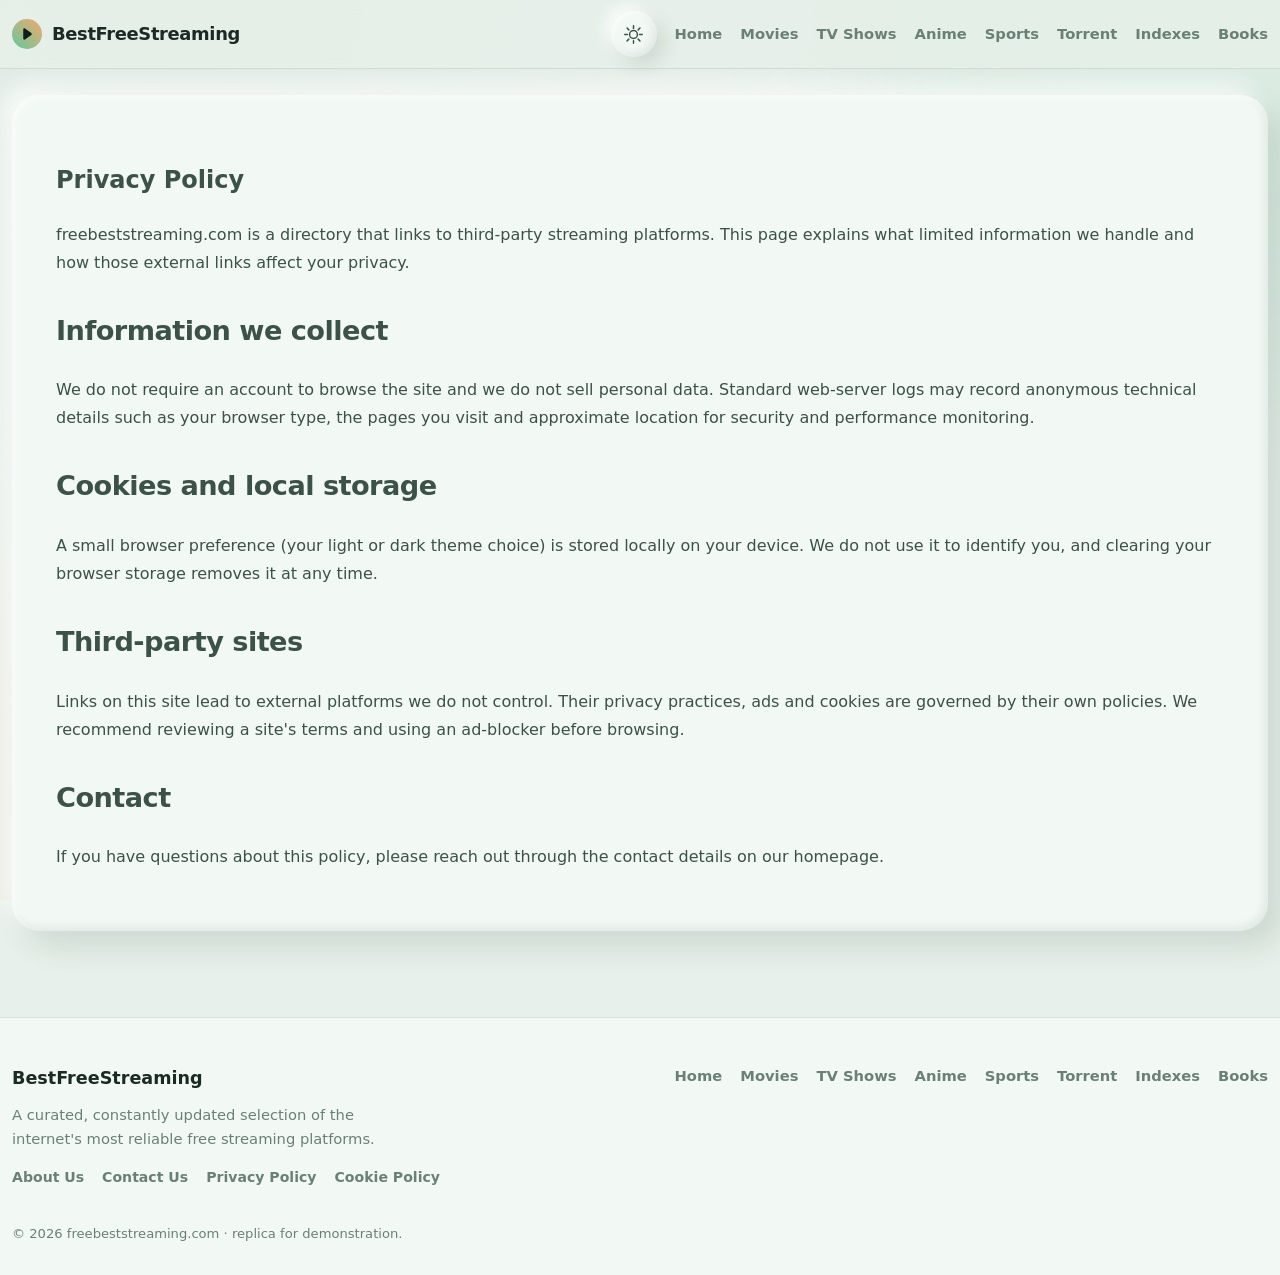
<file: privacy.html>
<!DOCTYPE html>
<html lang="en" data-theme="light">
<head>
<meta charset="utf-8" />
<meta name="viewport" content="width=device-width, initial-scale=1.0" />
<title>Privacy Policy - freebeststreaming.com</title>
<meta name="description" content="Read the freebeststreaming.com privacy policy to learn how we handle data, cookies and third-party links." />


<meta name="theme-color" content="#e9f1ec" media="(prefers-color-scheme: light)" />
<meta name="theme-color" content="#101613" media="(prefers-color-scheme: dark)" />
<meta name="robots" content="noindex, follow" />
<meta name="googlebot" content="noindex, follow" />
<meta property="og:type" content="website" />
<meta property="og:site_name" content="freebeststreaming.com" />
<meta property="og:locale" content="en_US" />
<meta property="og:title" content="Privacy Policy - freebeststreaming.com" />
<meta property="og:description" content="Read the freebeststreaming.com privacy policy to learn how we handle data, cookies and third-party links." />
<meta property="og:url" content="https://www.freebeststreaming.com/privacy.html" />
<meta property="og:image" content="https://www.freebeststreaming.com/img/og-default.png" />
<meta property="og:image:width" content="1200" />
<meta property="og:image:height" content="630" />
<meta property="og:image:alt" content="freebeststreaming.com - best free streaming sites 2026" />
<meta name="twitter:card" content="summary_large_image" />
<meta name="twitter:title" content="Privacy Policy - freebeststreaming.com" />
<meta name="twitter:description" content="Read the freebeststreaming.com privacy policy to learn how we handle data, cookies and third-party links." />
<meta name="twitter:image" content="https://www.freebeststreaming.com/img/og-default.png" />
<link rel="icon" href="favicon.svg" type="image/svg+xml" />
<link rel="preconnect" href="https://www.freebeststreaming.com" />
<link rel="stylesheet" href="css/site.css" />
<script type="application/ld+json">{"@context":"https://schema.org","@graph":[{"@type":"WebSite","@id":"https://www.freebeststreaming.com/#website","url":"https://www.freebeststreaming.com","name":"freebeststreaming.com","description":"Hand-checked directory of the best free streaming sites for movies, TV shows, anime, sports, torrents and books.","inLanguage":"en","potentialAction":{"@type":"SearchAction","target":{"@type":"EntryPoint","urlTemplate":"https://www.freebeststreaming.com/Home/Category?key={search_term_string}"},"query-input":"required name=search_term_string"}},{"@type":"Organization","@id":"https://www.freebeststreaming.com/#organization","name":"freebeststreaming.com","url":"https://www.freebeststreaming.com","logo":{"@type":"ImageObject","url":"https://www.freebeststreaming.com/img/og-default.png"}}]}</script>
<script>
(function () { try { var stored = localStorage.getItem("bfs-theme"); var prefersDark = window.matchMedia("(prefers-color-scheme: dark)").matches; document.documentElement.setAttribute("data-theme", stored || (prefersDark ? "dark" : "light")); } catch (e) { } })();
</script>
</head>
<body>
<div class="bg-blobs" aria-hidden="true"></div>
<header class="site-header">
  <div class="container">
    <a href="index.html" class="logo-brand">
      <svg xmlns="http://www.w3.org/2000/svg" viewBox="0 0 16 16" aria-hidden="true">
        <defs><linearGradient id="grad1" x1="0%" y1="100%" x2="100%" y2="0%"><stop offset="0" stop-color="#62c89e" /><stop offset="1" stop-color="#f4a96e" /></linearGradient></defs>
        <circle fill="url(#grad1)" cx="8" cy="8" r="8" />
        <path fill="#0f1d18" d="m10.3 7.5c0.3 0.2 0.3 0.8 0 1l-3.4 2.4c-0.4 0.3-0.9 0-0.9-0.5v-4.8c0-0.5 0.5-0.8 0.9-0.5z" />
      </svg>
      <span>BestFreeStreaming</span>
    </a>
    <div class="header-actions">
      <button type="button" class="theme-toggle" id="themeToggle" aria-label="Toggle dark mode" title="Toggle dark mode">
        <svg class="icon-sun" viewBox="0 0 24 24" aria-hidden="true"><circle cx="12" cy="12" r="4.5"/><path d="M12 2v3M12 19v3M2 12h3M19 12h3M4.6 4.6l2.1 2.1M17.3 17.3l2.1 2.1M19.4 4.6l-2.1 2.1M6.7 17.3l-2.1 2.1"/></svg>
        <svg class="icon-moon" viewBox="0 0 24 24" aria-hidden="true"><path d="M21 12.8A8.5 8.5 0 1 1 11.2 3a7 7 0 0 0 9.8 9.8z"/></svg>
      </button>
      <nav class="site-nav" aria-label="Main navigation">
        <a href="index.html">Home</a>
        <a href="movies.html">Movies</a>
<a href="tv-shows.html">TV Shows</a>
<a href="anime.html">Anime</a>
<a href="sports.html">Sports</a>
<a href="torrent.html">Torrent</a>
<a href="indexes.html">Indexes</a>
<a href="books.html">Books</a>
      </nav>
    </div>
  </div>
</header>
<main class="container">
<section class="panel seo-content"><h1>Privacy Policy</h1><p>freebeststreaming.com is a directory that links to third-party streaming platforms. This page explains what limited information we handle and how those external links affect your privacy.</p><h2 class="section-title">Information we collect</h2><p>We do not require an account to browse the site and we do not sell personal data. Standard web-server logs may record anonymous technical details such as your browser type, the pages you visit and approximate location for security and performance monitoring.</p><h2 class="section-title">Cookies and local storage</h2><p>A small browser preference (your light or dark theme choice) is stored locally on your device. We do not use it to identify you, and clearing your browser storage removes it at any time.</p><h2 class="section-title">Third-party sites</h2><p>Links on this site lead to external platforms we do not control. Their privacy practices, ads and cookies are governed by their own policies. We recommend reviewing a site's terms and using an ad-blocker before browsing.</p><h2 class="section-title">Contact</h2><p>If you have questions about this policy, please reach out through the contact details on our homepage.</p></section>
</main>
<footer class="site-footer">
  <div class="container footer-inner">
    <div>
      <span class="footer-brand">BestFreeStreaming</span>
      <p class="footer-note">A curated, constantly updated selection of the internet's most reliable free streaming platforms.</p>
    </div>
    <div class="footer-links">
      <a href="index.html">Home</a>
      <a href="movies.html">Movies</a>
<a href="tv-shows.html">TV Shows</a>
<a href="anime.html">Anime</a>
<a href="sports.html">Sports</a>
<a href="torrent.html">Torrent</a>
<a href="indexes.html">Indexes</a>
<a href="books.html">Books</a>
    </div>
  </div>
  <div class="container footer-essentials">
    <a href="about.html">About Us</a>
      <a href="contact.html">Contact Us</a>
      <a href="privacy.html">Privacy Policy</a>
      <a href="cookie-policy.html">Cookie Policy</a>
  </div>
  <div class="container footer-copy">
    <span>&copy; 2026 freebeststreaming.com &middot; replica for demonstration.</span>
  </div>
</footer>
<script src="js/site.js"></script>
<script src="data/data.js"></script>
<script src="js/data.js"></script>

</body>
</html>
</file>
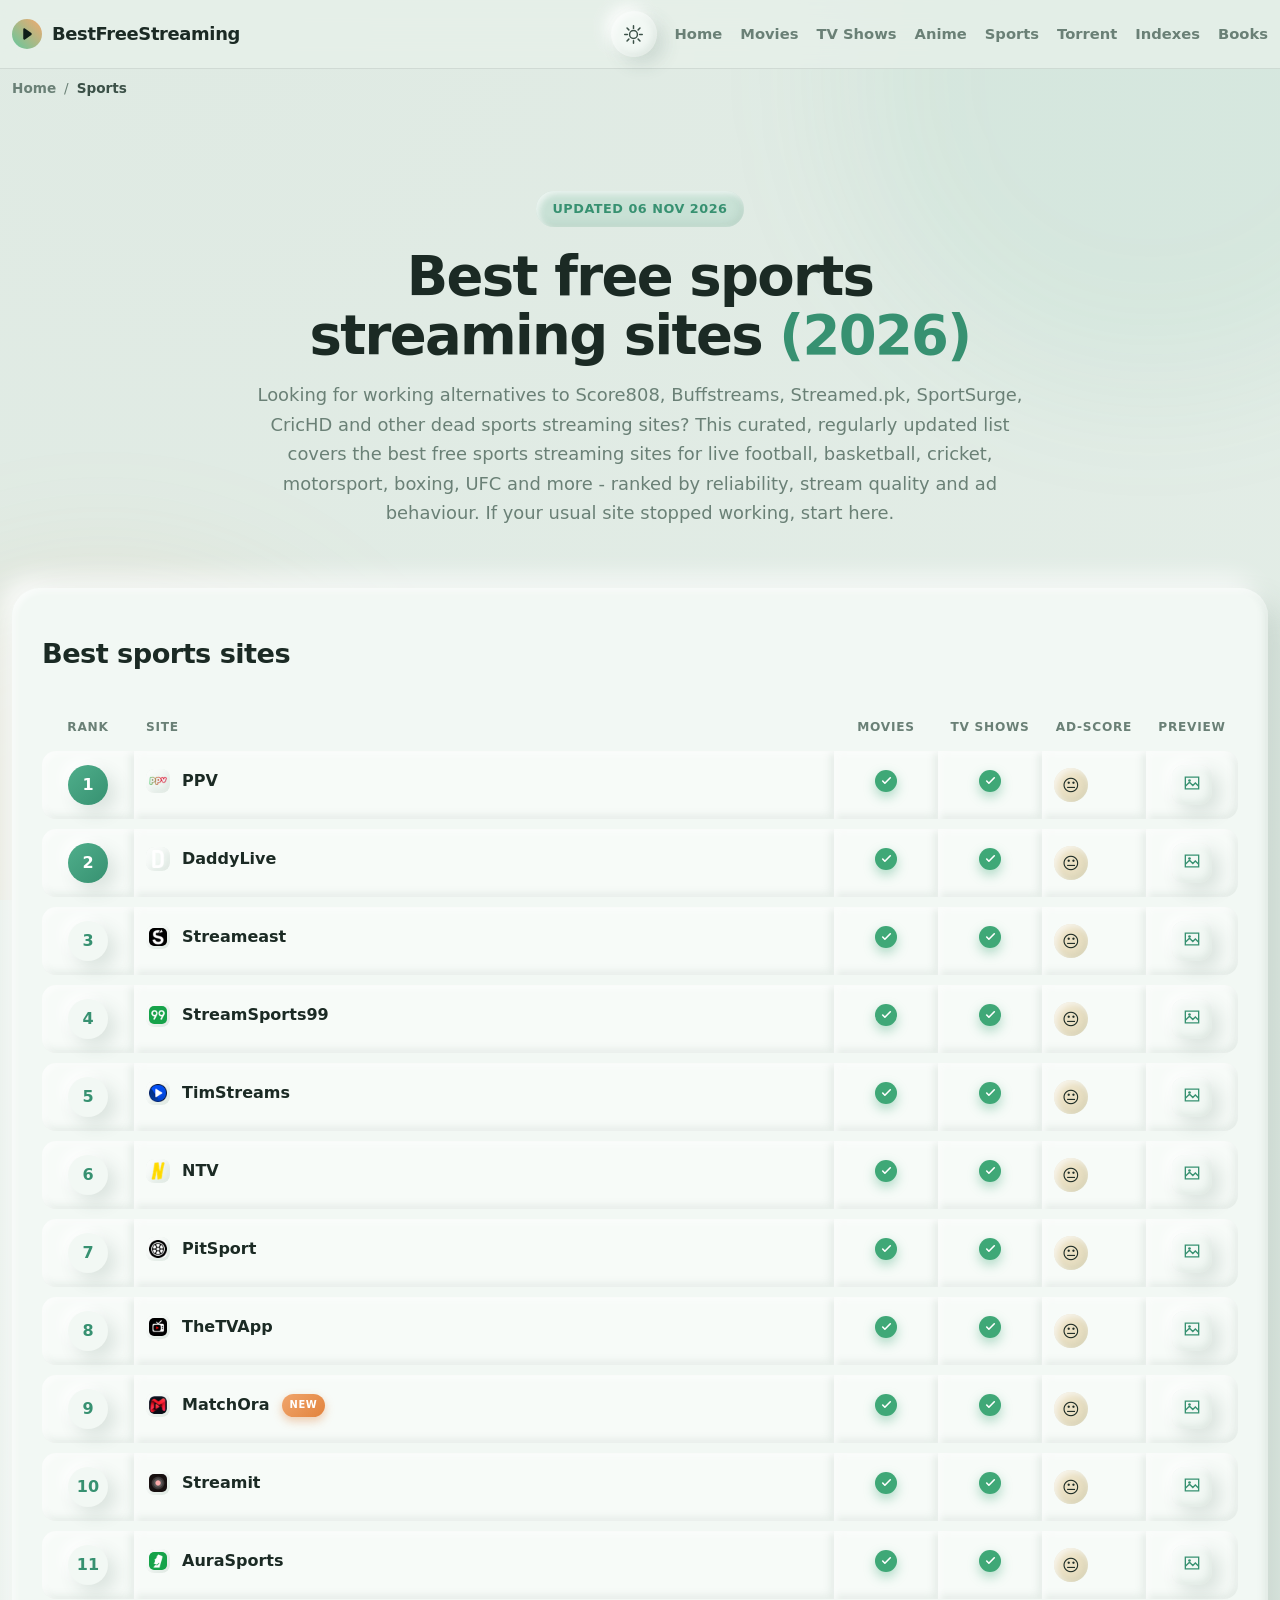
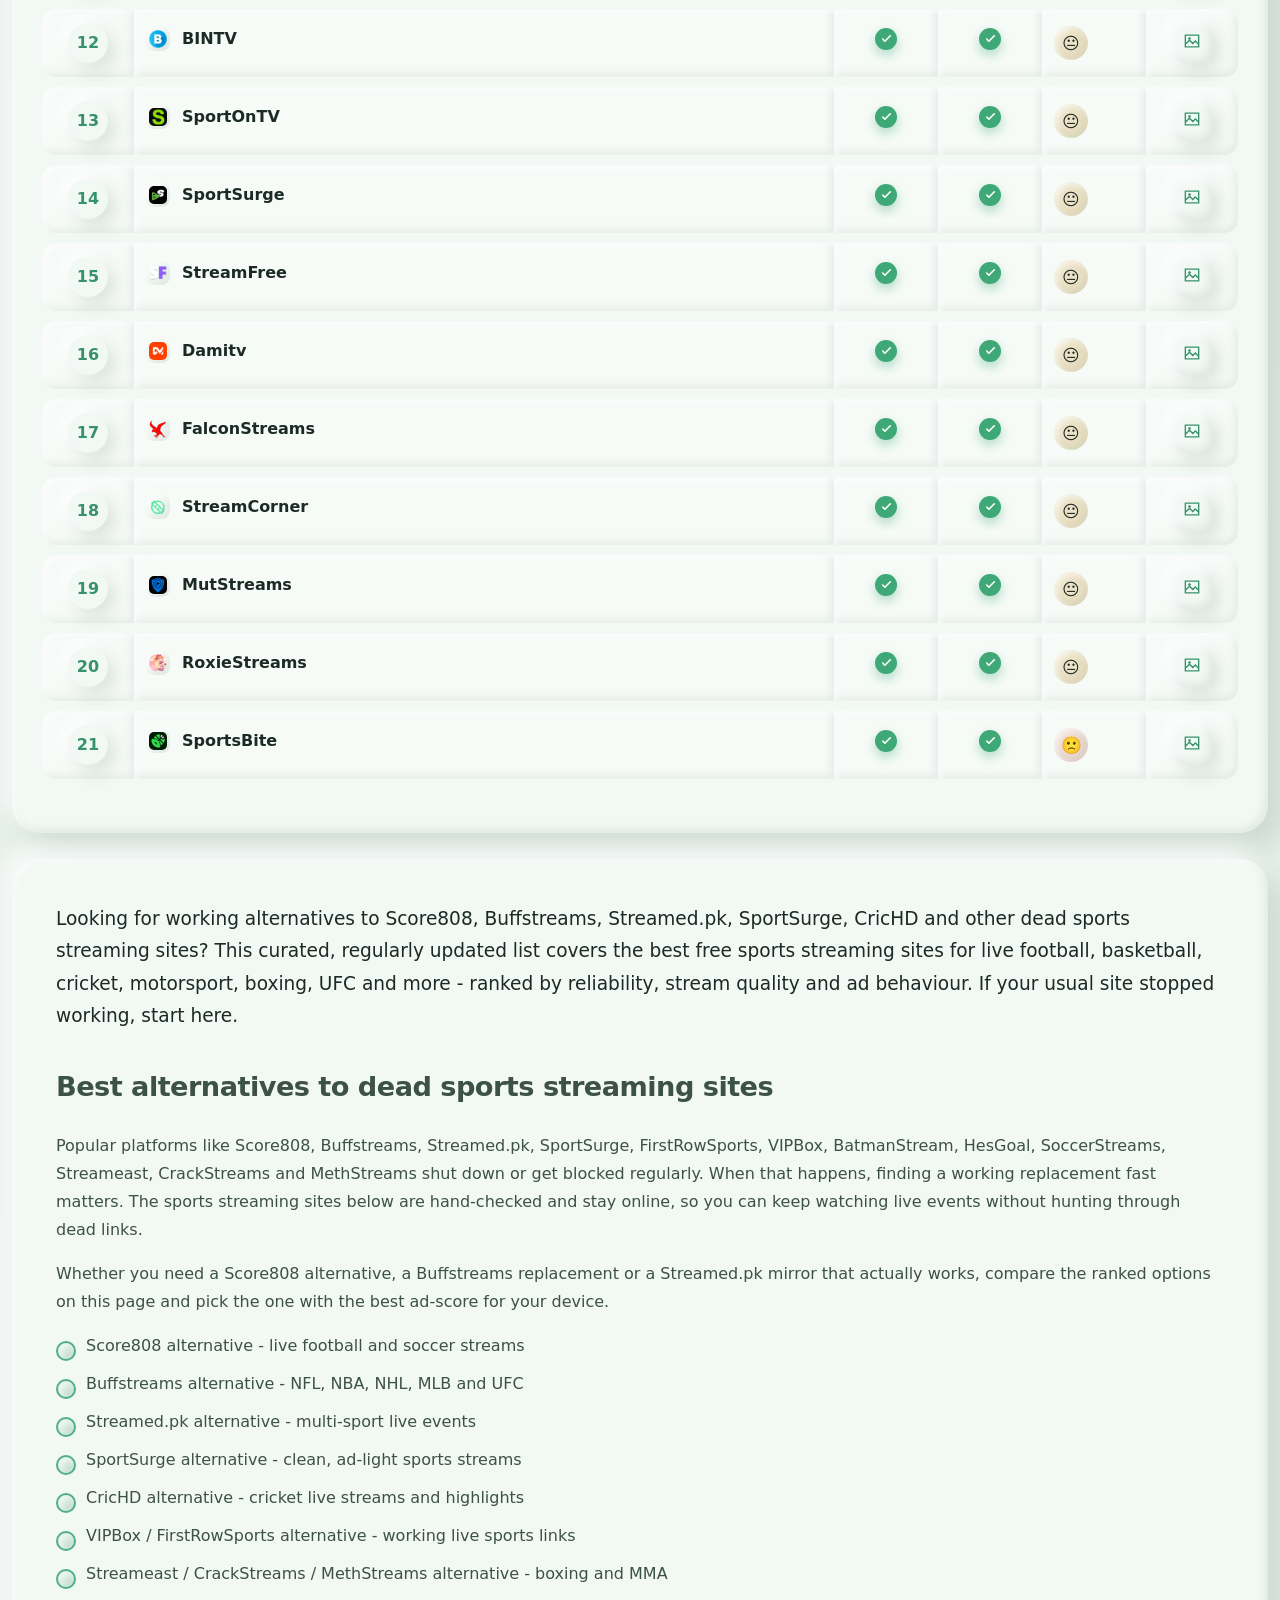
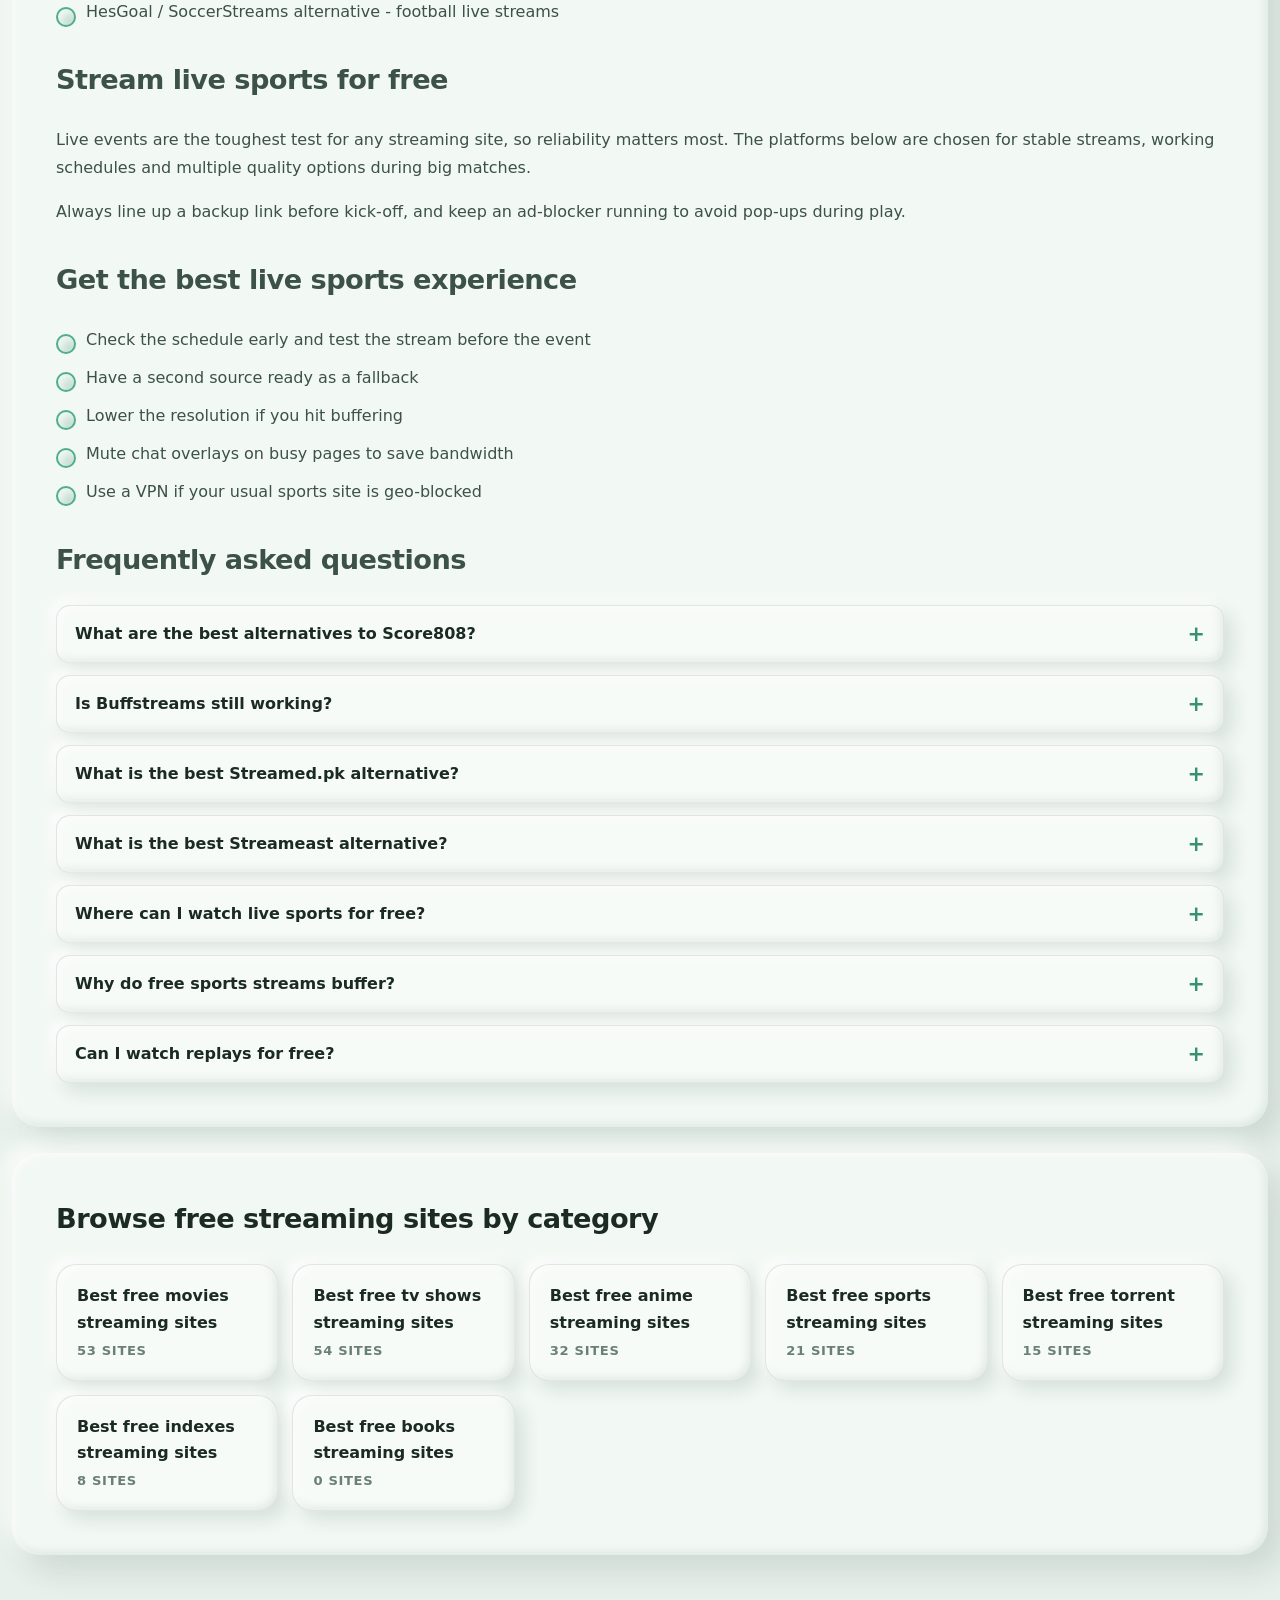
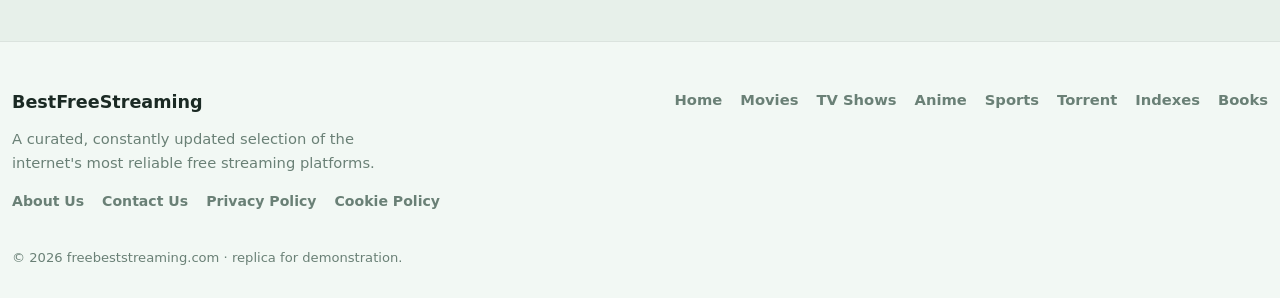
<file: sports.html>
<!DOCTYPE html>
<html lang="en" data-theme="light">
<head>
<meta charset="utf-8" />
<meta name="viewport" content="width=device-width, initial-scale=1.0" />
<title>Best Free Sports Streaming Sites (2026) - Score808, Buffstreams &amp; Streamed.pk Alternatives</title>
<meta name="description" content="Working alternatives to Score808, Buffstreams, Streamed.pk, SportSurge and Streameast. The best free sports streaming sites for 2026 - live football, basketball, cricket, boxing, UFC and more, ranked and ad-scored." />
<meta name="keywords" content="free sports streaming sites, score808 alternative, buffstreams alternative, streamed.pk alternative, streameast alternative, sport surge alternative, free live sports 2026, watch sports online free" />
<link rel="canonical" href="https://www.freebeststreaming.com/sports.html" />
<meta name="theme-color" content="#e9f1ec" media="(prefers-color-scheme: light)" />
<meta name="theme-color" content="#101613" media="(prefers-color-scheme: dark)" />
<meta name="robots" content="index, follow, max-image-preview:large, max-snippet:-1, max-video-preview:-1" />
<meta name="googlebot" content="index, follow, max-image-preview:large, max-snippet:-1, max-video-preview:-1" />
<meta property="og:type" content="website" />
<meta property="og:site_name" content="freebeststreaming.com" />
<meta property="og:locale" content="en_US" />
<meta property="og:title" content="Best Free Sports Streaming Sites (2026) - Score808, Buffstreams &amp; Streamed.pk Alternatives" />
<meta property="og:description" content="Working alternatives to Score808, Buffstreams, Streamed.pk, SportSurge and Streameast. The best free sports streaming sites for 2026 - live football, basketball, cricket, boxing, UFC and more, ranked and ad-scored." />
<meta property="og:url" content="https://www.freebeststreaming.com/sports.html" />
<meta property="og:image" content="https://www.freebeststreaming.com/img/og-default.png" />
<meta property="og:image:width" content="1200" />
<meta property="og:image:height" content="630" />
<meta property="og:image:alt" content="freebeststreaming.com - best free streaming sites 2026" />
<meta name="twitter:card" content="summary_large_image" />
<meta name="twitter:title" content="Best Free Sports Streaming Sites (2026) - Score808, Buffstreams &amp; Streamed.pk Alternatives" />
<meta name="twitter:description" content="Working alternatives to Score808, Buffstreams, Streamed.pk, SportSurge and Streameast. The best free sports streaming sites for 2026 - live football, basketball, cricket, boxing, UFC and more, ranked and ad-scored." />
<meta name="twitter:image" content="https://www.freebeststreaming.com/img/og-default.png" />
<link rel="icon" href="favicon.svg" type="image/svg+xml" />
<link rel="preconnect" href="https://www.freebeststreaming.com" />
<link rel="stylesheet" href="css/site.css" />
<script type="application/ld+json">{"@context":"https://schema.org","@graph":[{"@type":"WebSite","@id":"https://www.freebeststreaming.com/#website","url":"https://www.freebeststreaming.com","name":"freebeststreaming.com","description":"Hand-checked directory of the best free streaming sites for movies, TV shows, anime, sports, torrents and books.","inLanguage":"en","potentialAction":{"@type":"SearchAction","target":{"@type":"EntryPoint","urlTemplate":"https://www.freebeststreaming.com/Home/Category?key={search_term_string}"},"query-input":"required name=search_term_string"}},{"@type":"Organization","@id":"https://www.freebeststreaming.com/#organization","name":"freebeststreaming.com","url":"https://www.freebeststreaming.com","logo":{"@type":"ImageObject","url":"https://www.freebeststreaming.com/img/og-default.png"}}]}</script>
<script>
(function () { try { var stored = localStorage.getItem("bfs-theme"); var prefersDark = window.matchMedia("(prefers-color-scheme: dark)").matches; document.documentElement.setAttribute("data-theme", stored || (prefersDark ? "dark" : "light")); } catch (e) { } })();
</script>
</head>
<body>
<div class="bg-blobs" aria-hidden="true"></div>
<header class="site-header">
  <div class="container">
    <a href="index.html" class="logo-brand">
      <svg xmlns="http://www.w3.org/2000/svg" viewBox="0 0 16 16" aria-hidden="true">
        <defs><linearGradient id="grad1" x1="0%" y1="100%" x2="100%" y2="0%"><stop offset="0" stop-color="#62c89e" /><stop offset="1" stop-color="#f4a96e" /></linearGradient></defs>
        <circle fill="url(#grad1)" cx="8" cy="8" r="8" />
        <path fill="#0f1d18" d="m10.3 7.5c0.3 0.2 0.3 0.8 0 1l-3.4 2.4c-0.4 0.3-0.9 0-0.9-0.5v-4.8c0-0.5 0.5-0.8 0.9-0.5z" />
      </svg>
      <span>BestFreeStreaming</span>
    </a>
    <div class="header-actions">
      <button type="button" class="theme-toggle" id="themeToggle" aria-label="Toggle dark mode" title="Toggle dark mode">
        <svg class="icon-sun" viewBox="0 0 24 24" aria-hidden="true"><circle cx="12" cy="12" r="4.5"/><path d="M12 2v3M12 19v3M2 12h3M19 12h3M4.6 4.6l2.1 2.1M17.3 17.3l2.1 2.1M19.4 4.6l-2.1 2.1M6.7 17.3l-2.1 2.1"/></svg>
        <svg class="icon-moon" viewBox="0 0 24 24" aria-hidden="true"><path d="M21 12.8A8.5 8.5 0 1 1 11.2 3a7 7 0 0 0 9.8 9.8z"/></svg>
      </button>
      <nav class="site-nav" aria-label="Main navigation">
        <a href="index.html">Home</a>
        <a href="movies.html">Movies</a>
<a href="tv-shows.html">TV Shows</a>
<a href="anime.html">Anime</a>
<a href="sports.html">Sports</a>
<a href="torrent.html">Torrent</a>
<a href="indexes.html">Indexes</a>
<a href="books.html">Books</a>
      </nav>
    </div>
  </div>
</header>
<main class="container">
<nav class="breadcrumb" aria-label="Breadcrumb"><a href="index.html">Home</a><span aria-hidden="true">/</span><span aria-current="page">Sports</span></nav><section class="hero"><span class="hero-badge">Updated 06 Nov 2026</span><h1>Best free sports streaming sites <span class="accent">(2026)</span></h1><p class="hero-lead">Looking for working alternatives to Score808, Buffstreams, Streamed.pk, SportSurge, CricHD and other dead sports streaming sites? This curated, regularly updated list covers the best free sports streaming sites for live football, basketball, cricket, motorsport, boxing, UFC and more - ranked by reliability, stream quality and ad behaviour. If your usual site stopped working, start here.</p></section><section class="panel table-panel"><h2 class="section-title">Best sports sites</h2><div class="table-scroll"><table class="sites-table"><thead><tr><th class="col-rank">Rank</th><th class="col-site">Site</th><th class="col-flag">Movies</th><th class="col-flag">TV Shows</th><th class="col-flag">Ad-Score</th><th class="col-preview">Preview</th></tr></thead><tbody><tr class="site-row"><td class="col-rank"><span class="rank-badge">1</span></td><td class="col-site"><a class="site-link" href="https://mirrors.st" target="_blank" rel="noopener"><img class="site-favicon" src="data/images/favicons/ac4695b902685cbb2dcb84f3fde4f760c12bdd3a4ea805e3a65681ce1e330568.png" width="24" height="24" alt="" loading="lazy" /><span class="site-name">PPV</span></a></td><td class="col-flag"><span class="check" aria-label="Available"></span></td><td class="col-flag"><span class="check" aria-label="Available"></span></td><td class="col-flag"><span class="adscore-pill adscore-ok" title="Pop ads are mostly blocked"><span class="face"></span></span></td><td class="col-preview"><button type="button" class="preview-btn" data-preview="preview-0-Sports" aria-expanded="false" aria-controls="preview-0-Sports" title="Show preview of PPV"><svg viewBox="0 0 24 24" aria-hidden="true"><path d="M4 5h16v14H4z" fill="none" stroke="currentColor" stroke-width="1.6"/><path d="m4 16 5-5 4 4 3-3 4 4" fill="none" stroke="currentColor" stroke-width="1.6"/><circle cx="9" cy="9" r="1.6" fill="currentColor"/></svg></button></td></tr><tr class="preview-row" id="preview-0-Sports" hidden><td colspan="6"><a href="https://mirrors.st" target="_blank" rel="noopener" class="preview-wrap" title="Visit PPV (opens in new tab)"><img src="data/images/thumbs/0b125b0c1554502183bd033eaee95ec1bb2db2b7a1efcde439ec59156f7a527a.webp" loading="lazy" alt="Screenshot of PPV" /></a></td></tr><tr class="site-row"><td class="col-rank"><span class="rank-badge">2</span></td><td class="col-site"><a class="site-link" href="https://daddylive.pk" target="_blank" rel="noopener"><img class="site-favicon" src="data/images/favicons/39db37c2bfc98395faff3315ce8b4d9da03fbf1ebf59a103032cce3f0bba247d.png" width="24" height="24" alt="" loading="lazy" /><span class="site-name">DaddyLive</span></a></td><td class="col-flag"><span class="check" aria-label="Available"></span></td><td class="col-flag"><span class="check" aria-label="Available"></span></td><td class="col-flag"><span class="adscore-pill adscore-ok" title="Pop ads are mostly blocked"><span class="face"></span></span></td><td class="col-preview"><button type="button" class="preview-btn" data-preview="preview-1-Sports" aria-expanded="false" aria-controls="preview-1-Sports" title="Show preview of DaddyLive"><svg viewBox="0 0 24 24" aria-hidden="true"><path d="M4 5h16v14H4z" fill="none" stroke="currentColor" stroke-width="1.6"/><path d="m4 16 5-5 4 4 3-3 4 4" fill="none" stroke="currentColor" stroke-width="1.6"/><circle cx="9" cy="9" r="1.6" fill="currentColor"/></svg></button></td></tr><tr class="preview-row" id="preview-1-Sports" hidden><td colspan="6"><a href="https://daddylive.pk" target="_blank" rel="noopener" class="preview-wrap" title="Visit DaddyLive (opens in new tab)"><img src="data/images/thumbs/2c572aef0ca6e59ce26f5aca3b0ecd7a84efa1d1cb8a72d90cb2097115bfc011.webp" loading="lazy" alt="Screenshot of DaddyLive" /></a></td></tr><tr class="site-row"><td class="col-rank"><span class="rank-badge">3</span></td><td class="col-site"><a class="site-link" href="https://gostreameast.link" target="_blank" rel="noopener"><img class="site-favicon" src="data/images/favicons/a7a069f9650fadbd8254046cb39b22afd635f65231681eae397ae3b0d1a898a1.png" width="24" height="24" alt="" loading="lazy" /><span class="site-name">Streameast</span></a></td><td class="col-flag"><span class="check" aria-label="Available"></span></td><td class="col-flag"><span class="check" aria-label="Available"></span></td><td class="col-flag"><span class="adscore-pill adscore-ok" title="Pop ads are mostly blocked"><span class="face"></span></span></td><td class="col-preview"><button type="button" class="preview-btn" data-preview="preview-2-Sports" aria-expanded="false" aria-controls="preview-2-Sports" title="Show preview of Streameast"><svg viewBox="0 0 24 24" aria-hidden="true"><path d="M4 5h16v14H4z" fill="none" stroke="currentColor" stroke-width="1.6"/><path d="m4 16 5-5 4 4 3-3 4 4" fill="none" stroke="currentColor" stroke-width="1.6"/><circle cx="9" cy="9" r="1.6" fill="currentColor"/></svg></button></td></tr><tr class="preview-row" id="preview-2-Sports" hidden><td colspan="6"><a href="https://gostreameast.link" target="_blank" rel="noopener" class="preview-wrap" title="Visit Streameast (opens in new tab)"><img src="data/images/thumbs/b8a9a95cd6863059be27dfd5b5aeeac5957d91061b0443dd35f94fbc2beb3f31.webp" loading="lazy" alt="Screenshot of Streameast" /></a></td></tr><tr class="site-row"><td class="col-rank"><span class="rank-badge">4</span></td><td class="col-site"><a class="site-link" href="https://streamsports99.com" target="_blank" rel="noopener"><img class="site-favicon" src="data/images/favicons/dcde7be69558dd2a52cdfbba67e64d6ad144d81733db84f19431a4f670f9c9f6.png" width="24" height="24" alt="" loading="lazy" /><span class="site-name">StreamSports99</span></a></td><td class="col-flag"><span class="check" aria-label="Available"></span></td><td class="col-flag"><span class="check" aria-label="Available"></span></td><td class="col-flag"><span class="adscore-pill adscore-ok" title="Pop ads are mostly blocked"><span class="face"></span></span></td><td class="col-preview"><button type="button" class="preview-btn" data-preview="preview-3-Sports" aria-expanded="false" aria-controls="preview-3-Sports" title="Show preview of StreamSports99"><svg viewBox="0 0 24 24" aria-hidden="true"><path d="M4 5h16v14H4z" fill="none" stroke="currentColor" stroke-width="1.6"/><path d="m4 16 5-5 4 4 3-3 4 4" fill="none" stroke="currentColor" stroke-width="1.6"/><circle cx="9" cy="9" r="1.6" fill="currentColor"/></svg></button></td></tr><tr class="preview-row" id="preview-3-Sports" hidden><td colspan="6"><a href="https://streamsports99.com" target="_blank" rel="noopener" class="preview-wrap" title="Visit StreamSports99 (opens in new tab)"><img src="data/images/thumbs/883819e5f4e2c6f13adc26b955270447f49da815784ec7a98f33c4374c4347a7.webp" loading="lazy" alt="Screenshot of StreamSports99" /></a></td></tr><tr class="site-row"><td class="col-rank"><span class="rank-badge">5</span></td><td class="col-site"><a class="site-link" href="https://tim-streams.com" target="_blank" rel="noopener"><img class="site-favicon" src="data/images/favicons/610bfa0e2118aa7e939777a061826c7376ed241a7318983d5abd8e030314069a.png" width="24" height="24" alt="" loading="lazy" /><span class="site-name">TimStreams</span></a></td><td class="col-flag"><span class="check" aria-label="Available"></span></td><td class="col-flag"><span class="check" aria-label="Available"></span></td><td class="col-flag"><span class="adscore-pill adscore-ok" title="Pop ads are mostly blocked"><span class="face"></span></span></td><td class="col-preview"><button type="button" class="preview-btn" data-preview="preview-4-Sports" aria-expanded="false" aria-controls="preview-4-Sports" title="Show preview of TimStreams"><svg viewBox="0 0 24 24" aria-hidden="true"><path d="M4 5h16v14H4z" fill="none" stroke="currentColor" stroke-width="1.6"/><path d="m4 16 5-5 4 4 3-3 4 4" fill="none" stroke="currentColor" stroke-width="1.6"/><circle cx="9" cy="9" r="1.6" fill="currentColor"/></svg></button></td></tr><tr class="preview-row" id="preview-4-Sports" hidden><td colspan="6"><a href="https://tim-streams.com" target="_blank" rel="noopener" class="preview-wrap" title="Visit TimStreams (opens in new tab)"><img src="data/images/thumbs/6be7cbb79a15dec7073c574557592e5371cb8f7f9f76c99f88b0d1809575f945.webp" loading="lazy" alt="Screenshot of TimStreams" /></a></td></tr><tr class="site-row"><td class="col-rank"><span class="rank-badge">6</span></td><td class="col-site"><a class="site-link" href="https://ntvx.link" target="_blank" rel="noopener"><img class="site-favicon" src="data/images/favicons/18045f2a20f7653c88951ce130a75538f995ca2b0d27f08cbcd7fdf25d1b3a9d.png" width="24" height="24" alt="" loading="lazy" /><span class="site-name">NTV</span></a></td><td class="col-flag"><span class="check" aria-label="Available"></span></td><td class="col-flag"><span class="check" aria-label="Available"></span></td><td class="col-flag"><span class="adscore-pill adscore-ok" title="Pop ads are mostly blocked"><span class="face"></span></span></td><td class="col-preview"><button type="button" class="preview-btn" data-preview="preview-5-Sports" aria-expanded="false" aria-controls="preview-5-Sports" title="Show preview of NTV"><svg viewBox="0 0 24 24" aria-hidden="true"><path d="M4 5h16v14H4z" fill="none" stroke="currentColor" stroke-width="1.6"/><path d="m4 16 5-5 4 4 3-3 4 4" fill="none" stroke="currentColor" stroke-width="1.6"/><circle cx="9" cy="9" r="1.6" fill="currentColor"/></svg></button></td></tr><tr class="preview-row" id="preview-5-Sports" hidden><td colspan="6"><a href="https://ntvx.link" target="_blank" rel="noopener" class="preview-wrap" title="Visit NTV (opens in new tab)"><img src="data/images/thumbs/c617de94facdfe743e7a5abc33f315aebfe3ae319872bd6beb6b5f697b2b7752.webp" loading="lazy" alt="Screenshot of NTV" /></a></td></tr><tr class="site-row"><td class="col-rank"><span class="rank-badge">7</span></td><td class="col-site"><a class="site-link" href="https://pitsport.st" target="_blank" rel="noopener"><img class="site-favicon" src="data/images/favicons/98aa8ae694b0de419c05d4751186f855b4b33a46476d1f12a2d7a83cbe5af8a2.png" width="24" height="24" alt="" loading="lazy" /><span class="site-name">PitSport</span></a></td><td class="col-flag"><span class="check" aria-label="Available"></span></td><td class="col-flag"><span class="check" aria-label="Available"></span></td><td class="col-flag"><span class="adscore-pill adscore-ok" title="Pop ads are mostly blocked"><span class="face"></span></span></td><td class="col-preview"><button type="button" class="preview-btn" data-preview="preview-6-Sports" aria-expanded="false" aria-controls="preview-6-Sports" title="Show preview of PitSport"><svg viewBox="0 0 24 24" aria-hidden="true"><path d="M4 5h16v14H4z" fill="none" stroke="currentColor" stroke-width="1.6"/><path d="m4 16 5-5 4 4 3-3 4 4" fill="none" stroke="currentColor" stroke-width="1.6"/><circle cx="9" cy="9" r="1.6" fill="currentColor"/></svg></button></td></tr><tr class="preview-row" id="preview-6-Sports" hidden><td colspan="6"><a href="https://pitsport.st" target="_blank" rel="noopener" class="preview-wrap" title="Visit PitSport (opens in new tab)"><img src="data/images/thumbs/779b9fabeb9d0cb2a9112e3f204b846b01e386bea4fcc6acec8545fc120f2ad0.webp" loading="lazy" alt="Screenshot of PitSport" /></a></td></tr><tr class="site-row"><td class="col-rank"><span class="rank-badge">8</span></td><td class="col-site"><a class="site-link" href="https://thetvapp.st" target="_blank" rel="noopener"><img class="site-favicon" src="data/images/favicons/5bb97cf85ef2e9a5603f3c9ff1166147c7a445d8eb4cb6e8a8c5ecc36f8c3944.png" width="24" height="24" alt="" loading="lazy" /><span class="site-name">TheTVApp</span></a></td><td class="col-flag"><span class="check" aria-label="Available"></span></td><td class="col-flag"><span class="check" aria-label="Available"></span></td><td class="col-flag"><span class="adscore-pill adscore-ok" title="Pop ads are mostly blocked"><span class="face"></span></span></td><td class="col-preview"><button type="button" class="preview-btn" data-preview="preview-7-Sports" aria-expanded="false" aria-controls="preview-7-Sports" title="Show preview of TheTVApp"><svg viewBox="0 0 24 24" aria-hidden="true"><path d="M4 5h16v14H4z" fill="none" stroke="currentColor" stroke-width="1.6"/><path d="m4 16 5-5 4 4 3-3 4 4" fill="none" stroke="currentColor" stroke-width="1.6"/><circle cx="9" cy="9" r="1.6" fill="currentColor"/></svg></button></td></tr><tr class="preview-row" id="preview-7-Sports" hidden><td colspan="6"><a href="https://thetvapp.st" target="_blank" rel="noopener" class="preview-wrap" title="Visit TheTVApp (opens in new tab)"><img src="data/images/thumbs/8cdd95c770747b15375eb8de1109b8369d77be42b84cdd7e5bbd6ed898339bd8.webp" loading="lazy" alt="Screenshot of TheTVApp" /></a></td></tr><tr class="site-row"><td class="col-rank"><span class="rank-badge">9</span></td><td class="col-site"><a class="site-link" href="https://matchora.link" target="_blank" rel="noopener"><img class="site-favicon" src="data/images/favicons/1c5324c224eaeca9a35f7c14ce2ab5e51e42977f51a506830a9e3b8a1300284a.png" width="24" height="24" alt="" loading="lazy" /><span class="site-name">MatchOra</span><span class="new-badge">NEW</span></a></td><td class="col-flag"><span class="check" aria-label="Available"></span></td><td class="col-flag"><span class="check" aria-label="Available"></span></td><td class="col-flag"><span class="adscore-pill adscore-ok" title="Pop ads are mostly blocked"><span class="face"></span></span></td><td class="col-preview"><button type="button" class="preview-btn" data-preview="preview-8-Sports" aria-expanded="false" aria-controls="preview-8-Sports" title="Show preview of MatchOra"><svg viewBox="0 0 24 24" aria-hidden="true"><path d="M4 5h16v14H4z" fill="none" stroke="currentColor" stroke-width="1.6"/><path d="m4 16 5-5 4 4 3-3 4 4" fill="none" stroke="currentColor" stroke-width="1.6"/><circle cx="9" cy="9" r="1.6" fill="currentColor"/></svg></button></td></tr><tr class="preview-row" id="preview-8-Sports" hidden><td colspan="6"><a href="https://matchora.link" target="_blank" rel="noopener" class="preview-wrap" title="Visit MatchOra (opens in new tab)"><img src="data/images/thumbs/6fbfda6e3647a395e0eb0ade44e077fb5fa964a57490ad316845a151a9d1b1f4.webp" loading="lazy" alt="Screenshot of MatchOra" /></a></td></tr><tr class="site-row"><td class="col-rank"><span class="rank-badge">10</span></td><td class="col-site"><a class="site-link" href="https://streamit.st" target="_blank" rel="noopener"><img class="site-favicon" src="data/images/favicons/6fdb9a0ad4620d7f8643ea1d2c51b3faadb13bf8f80001fa9f56774e24707c02.png" width="24" height="24" alt="" loading="lazy" /><span class="site-name">Streamit</span></a></td><td class="col-flag"><span class="check" aria-label="Available"></span></td><td class="col-flag"><span class="check" aria-label="Available"></span></td><td class="col-flag"><span class="adscore-pill adscore-ok" title="Pop ads are mostly blocked"><span class="face"></span></span></td><td class="col-preview"><button type="button" class="preview-btn" data-preview="preview-9-Sports" aria-expanded="false" aria-controls="preview-9-Sports" title="Show preview of Streamit"><svg viewBox="0 0 24 24" aria-hidden="true"><path d="M4 5h16v14H4z" fill="none" stroke="currentColor" stroke-width="1.6"/><path d="m4 16 5-5 4 4 3-3 4 4" fill="none" stroke="currentColor" stroke-width="1.6"/><circle cx="9" cy="9" r="1.6" fill="currentColor"/></svg></button></td></tr><tr class="preview-row" id="preview-9-Sports" hidden><td colspan="6"><a href="https://streamit.st" target="_blank" rel="noopener" class="preview-wrap" title="Visit Streamit (opens in new tab)"><img src="data/images/thumbs/b5c8a7fe3f46e72f65d39b4dace868ca42321e910fdc0e4b5cf70df1fa894009.webp" loading="lazy" alt="Screenshot of Streamit" /></a></td></tr><tr class="site-row"><td class="col-rank"><span class="rank-badge">11</span></td><td class="col-site"><a class="site-link" href="https://aurasports.xyz" target="_blank" rel="noopener"><img class="site-favicon" src="data/images/favicons/e05469fa319e9344d0aa5e6dec9b62e68d72c0bcd923b2901f5a7661906cbdde.png" width="24" height="24" alt="" loading="lazy" /><span class="site-name">AuraSports</span></a></td><td class="col-flag"><span class="check" aria-label="Available"></span></td><td class="col-flag"><span class="check" aria-label="Available"></span></td><td class="col-flag"><span class="adscore-pill adscore-ok" title="Pop ads are mostly blocked"><span class="face"></span></span></td><td class="col-preview"><button type="button" class="preview-btn" data-preview="preview-10-Sports" aria-expanded="false" aria-controls="preview-10-Sports" title="Show preview of AuraSports"><svg viewBox="0 0 24 24" aria-hidden="true"><path d="M4 5h16v14H4z" fill="none" stroke="currentColor" stroke-width="1.6"/><path d="m4 16 5-5 4 4 3-3 4 4" fill="none" stroke="currentColor" stroke-width="1.6"/><circle cx="9" cy="9" r="1.6" fill="currentColor"/></svg></button></td></tr><tr class="preview-row" id="preview-10-Sports" hidden><td colspan="6"><a href="https://aurasports.xyz" target="_blank" rel="noopener" class="preview-wrap" title="Visit AuraSports (opens in new tab)"><img src="data/images/thumbs/0852da9d5eea50ab865b58671548c3ebb1a15f69019f20292a5979a6bcce59d3.webp" loading="lazy" alt="Screenshot of AuraSports" /></a></td></tr><tr class="site-row"><td class="col-rank"><span class="rank-badge">12</span></td><td class="col-site"><a class="site-link" href="https://bintv.link" target="_blank" rel="noopener"><img class="site-favicon" src="data/images/favicons/a3c18d082a456236970544cf455f0d092515844a888cf9a824020f04b8a43a92.png" width="24" height="24" alt="" loading="lazy" /><span class="site-name">BINTV</span></a></td><td class="col-flag"><span class="check" aria-label="Available"></span></td><td class="col-flag"><span class="check" aria-label="Available"></span></td><td class="col-flag"><span class="adscore-pill adscore-ok" title="Pop ads are mostly blocked"><span class="face"></span></span></td><td class="col-preview"><button type="button" class="preview-btn" data-preview="preview-11-Sports" aria-expanded="false" aria-controls="preview-11-Sports" title="Show preview of BINTV"><svg viewBox="0 0 24 24" aria-hidden="true"><path d="M4 5h16v14H4z" fill="none" stroke="currentColor" stroke-width="1.6"/><path d="m4 16 5-5 4 4 3-3 4 4" fill="none" stroke="currentColor" stroke-width="1.6"/><circle cx="9" cy="9" r="1.6" fill="currentColor"/></svg></button></td></tr><tr class="preview-row" id="preview-11-Sports" hidden><td colspan="6"><a href="https://bintv.link" target="_blank" rel="noopener" class="preview-wrap" title="Visit BINTV (opens in new tab)"><img src="data/images/thumbs/0c2f976f44388c90383874dc06ea9a6c3c50442a8b354e9515708868738569c8.webp" loading="lazy" alt="Screenshot of BINTV" /></a></td></tr><tr class="site-row"><td class="col-rank"><span class="rank-badge">13</span></td><td class="col-site"><a class="site-link" href="https://sportontv.click" target="_blank" rel="noopener"><img class="site-favicon" src="data/images/favicons/e68587f0a23e31d91fb298c783634fb22bf6b523d36c98c5d71297b59584ff0c.png" width="24" height="24" alt="" loading="lazy" /><span class="site-name">SportOnTV</span></a></td><td class="col-flag"><span class="check" aria-label="Available"></span></td><td class="col-flag"><span class="check" aria-label="Available"></span></td><td class="col-flag"><span class="adscore-pill adscore-ok" title="Pop ads are mostly blocked"><span class="face"></span></span></td><td class="col-preview"><button type="button" class="preview-btn" data-preview="preview-12-Sports" aria-expanded="false" aria-controls="preview-12-Sports" title="Show preview of SportOnTV"><svg viewBox="0 0 24 24" aria-hidden="true"><path d="M4 5h16v14H4z" fill="none" stroke="currentColor" stroke-width="1.6"/><path d="m4 16 5-5 4 4 3-3 4 4" fill="none" stroke="currentColor" stroke-width="1.6"/><circle cx="9" cy="9" r="1.6" fill="currentColor"/></svg></button></td></tr><tr class="preview-row" id="preview-12-Sports" hidden><td colspan="6"><a href="https://sportontv.click" target="_blank" rel="noopener" class="preview-wrap" title="Visit SportOnTV (opens in new tab)"><img src="data/images/thumbs/dfe11e754907a2310c7ac0b94ba9f8d6ddbc28aa097c6e190c7f3218ef4b8a27.webp" loading="lazy" alt="Screenshot of SportOnTV" /></a></td></tr><tr class="site-row"><td class="col-rank"><span class="rank-badge">14</span></td><td class="col-site"><a class="site-link" href="https://sportsurge.net" target="_blank" rel="noopener"><img class="site-favicon" src="data/images/favicons/fce2612f286f150089df06793ab163cc66014501f7b783486e43ad237f222c2c.png" width="24" height="24" alt="" loading="lazy" /><span class="site-name">SportSurge</span></a></td><td class="col-flag"><span class="check" aria-label="Available"></span></td><td class="col-flag"><span class="check" aria-label="Available"></span></td><td class="col-flag"><span class="adscore-pill adscore-ok" title="Pop ads are mostly blocked"><span class="face"></span></span></td><td class="col-preview"><button type="button" class="preview-btn" data-preview="preview-13-Sports" aria-expanded="false" aria-controls="preview-13-Sports" title="Show preview of SportSurge"><svg viewBox="0 0 24 24" aria-hidden="true"><path d="M4 5h16v14H4z" fill="none" stroke="currentColor" stroke-width="1.6"/><path d="m4 16 5-5 4 4 3-3 4 4" fill="none" stroke="currentColor" stroke-width="1.6"/><circle cx="9" cy="9" r="1.6" fill="currentColor"/></svg></button></td></tr><tr class="preview-row" id="preview-13-Sports" hidden><td colspan="6"><a href="https://sportsurge.net" target="_blank" rel="noopener" class="preview-wrap" title="Visit SportSurge (opens in new tab)"><img src="data/images/thumbs/f49011f7b559a8b3c454862fa71fdc5f53e2474544c2ec9d9bb0319daebeda31.webp" loading="lazy" alt="Screenshot of SportSurge" /></a></td></tr><tr class="site-row"><td class="col-rank"><span class="rank-badge">15</span></td><td class="col-site"><a class="site-link" href="https://strmfree.link" target="_blank" rel="noopener"><img class="site-favicon" src="data/images/favicons/57bd40e48864ee69747653238d8019e359a478df580296724fcff528a057c104.png" width="24" height="24" alt="" loading="lazy" /><span class="site-name">StreamFree</span></a></td><td class="col-flag"><span class="check" aria-label="Available"></span></td><td class="col-flag"><span class="check" aria-label="Available"></span></td><td class="col-flag"><span class="adscore-pill adscore-ok" title="Pop ads are mostly blocked"><span class="face"></span></span></td><td class="col-preview"><button type="button" class="preview-btn" data-preview="preview-14-Sports" aria-expanded="false" aria-controls="preview-14-Sports" title="Show preview of StreamFree"><svg viewBox="0 0 24 24" aria-hidden="true"><path d="M4 5h16v14H4z" fill="none" stroke="currentColor" stroke-width="1.6"/><path d="m4 16 5-5 4 4 3-3 4 4" fill="none" stroke="currentColor" stroke-width="1.6"/><circle cx="9" cy="9" r="1.6" fill="currentColor"/></svg></button></td></tr><tr class="preview-row" id="preview-14-Sports" hidden><td colspan="6"><a href="https://strmfree.link" target="_blank" rel="noopener" class="preview-wrap" title="Visit StreamFree (opens in new tab)"><img src="data/images/thumbs/a4cae74300fe344b9005f20d00e0f36ec8837dfaa47e4978183ba659e3ddb471.webp" loading="lazy" alt="Screenshot of StreamFree" /></a></td></tr><tr class="site-row"><td class="col-rank"><span class="rank-badge">16</span></td><td class="col-site"><a class="site-link" href="https://damitv.st" target="_blank" rel="noopener"><img class="site-favicon" src="data/images/favicons/72211f6b7cd37f79f7a98046eca22d51ed373974719ae22aa6efeebc3da337c2.png" width="24" height="24" alt="" loading="lazy" /><span class="site-name">Damitv</span></a></td><td class="col-flag"><span class="check" aria-label="Available"></span></td><td class="col-flag"><span class="check" aria-label="Available"></span></td><td class="col-flag"><span class="adscore-pill adscore-ok" title="Pop ads are mostly blocked"><span class="face"></span></span></td><td class="col-preview"><button type="button" class="preview-btn" data-preview="preview-15-Sports" aria-expanded="false" aria-controls="preview-15-Sports" title="Show preview of Damitv"><svg viewBox="0 0 24 24" aria-hidden="true"><path d="M4 5h16v14H4z" fill="none" stroke="currentColor" stroke-width="1.6"/><path d="m4 16 5-5 4 4 3-3 4 4" fill="none" stroke="currentColor" stroke-width="1.6"/><circle cx="9" cy="9" r="1.6" fill="currentColor"/></svg></button></td></tr><tr class="preview-row" id="preview-15-Sports" hidden><td colspan="6"><a href="https://damitv.st" target="_blank" rel="noopener" class="preview-wrap" title="Visit Damitv (opens in new tab)"><img src="data/images/thumbs/815ab98319909f746260cbe56993ac2a8b6fb6ce23d96a33eaa0fb388dc8386b.webp" loading="lazy" alt="Screenshot of Damitv" /></a></td></tr><tr class="site-row"><td class="col-rank"><span class="rank-badge">17</span></td><td class="col-site"><a class="site-link" href="https://falconsstreams.com" target="_blank" rel="noopener"><img class="site-favicon" src="data/images/favicons/5e8a7f77d16baade86c074a38ccc7755c6d13e1af1a23354c806ba6d3602f668.png" width="24" height="24" alt="" loading="lazy" /><span class="site-name">FalconStreams</span></a></td><td class="col-flag"><span class="check" aria-label="Available"></span></td><td class="col-flag"><span class="check" aria-label="Available"></span></td><td class="col-flag"><span class="adscore-pill adscore-ok" title="Pop ads are mostly blocked"><span class="face"></span></span></td><td class="col-preview"><button type="button" class="preview-btn" data-preview="preview-16-Sports" aria-expanded="false" aria-controls="preview-16-Sports" title="Show preview of FalconStreams"><svg viewBox="0 0 24 24" aria-hidden="true"><path d="M4 5h16v14H4z" fill="none" stroke="currentColor" stroke-width="1.6"/><path d="m4 16 5-5 4 4 3-3 4 4" fill="none" stroke="currentColor" stroke-width="1.6"/><circle cx="9" cy="9" r="1.6" fill="currentColor"/></svg></button></td></tr><tr class="preview-row" id="preview-16-Sports" hidden><td colspan="6"><a href="https://falconsstreams.com" target="_blank" rel="noopener" class="preview-wrap" title="Visit FalconStreams (opens in new tab)"><img src="data/images/thumbs/87a9df87bb9339dfa84e8d2bf804dcff20e8cf6b0bff4a3cb2037ed2218ed2fb.webp" loading="lazy" alt="Screenshot of FalconStreams" /></a></td></tr><tr class="site-row"><td class="col-rank"><span class="rank-badge">18</span></td><td class="col-site"><a class="site-link" href="https://beacons.ai/streamcorner" target="_blank" rel="noopener"><img class="site-favicon" src="data/images/favicons/7af7d2f369d518faebf62092627f8f80888f5f6a25d0671500deb031b6d1048f.png" width="24" height="24" alt="" loading="lazy" /><span class="site-name">StreamCorner</span></a></td><td class="col-flag"><span class="check" aria-label="Available"></span></td><td class="col-flag"><span class="check" aria-label="Available"></span></td><td class="col-flag"><span class="adscore-pill adscore-ok" title="Pop ads are mostly blocked"><span class="face"></span></span></td><td class="col-preview"><button type="button" class="preview-btn" data-preview="preview-17-Sports" aria-expanded="false" aria-controls="preview-17-Sports" title="Show preview of StreamCorner"><svg viewBox="0 0 24 24" aria-hidden="true"><path d="M4 5h16v14H4z" fill="none" stroke="currentColor" stroke-width="1.6"/><path d="m4 16 5-5 4 4 3-3 4 4" fill="none" stroke="currentColor" stroke-width="1.6"/><circle cx="9" cy="9" r="1.6" fill="currentColor"/></svg></button></td></tr><tr class="preview-row" id="preview-17-Sports" hidden><td colspan="6"><a href="https://beacons.ai/streamcorner" target="_blank" rel="noopener" class="preview-wrap" title="Visit StreamCorner (opens in new tab)"><img src="data/images/thumbs/7f143d7fb5c5d3fdc8009326dea1cbc39a1dbd08cb1bbc8597d5a5058f46985f.webp" loading="lazy" alt="Screenshot of StreamCorner" /></a></td></tr><tr class="site-row"><td class="col-rank"><span class="rank-badge">19</span></td><td class="col-site"><a class="site-link" href="https://mutgo.link" target="_blank" rel="noopener"><img class="site-favicon" src="data/images/favicons/e45896466f4f6e6a3f9116cb481d1c2999470a5c0fc221ed08eb198e3ff0b1bb.png" width="24" height="24" alt="" loading="lazy" /><span class="site-name">MutStreams</span></a></td><td class="col-flag"><span class="check" aria-label="Available"></span></td><td class="col-flag"><span class="check" aria-label="Available"></span></td><td class="col-flag"><span class="adscore-pill adscore-ok" title="Pop ads are mostly blocked"><span class="face"></span></span></td><td class="col-preview"><button type="button" class="preview-btn" data-preview="preview-18-Sports" aria-expanded="false" aria-controls="preview-18-Sports" title="Show preview of MutStreams"><svg viewBox="0 0 24 24" aria-hidden="true"><path d="M4 5h16v14H4z" fill="none" stroke="currentColor" stroke-width="1.6"/><path d="m4 16 5-5 4 4 3-3 4 4" fill="none" stroke="currentColor" stroke-width="1.6"/><circle cx="9" cy="9" r="1.6" fill="currentColor"/></svg></button></td></tr><tr class="preview-row" id="preview-18-Sports" hidden><td colspan="6"><a href="https://mutgo.link" target="_blank" rel="noopener" class="preview-wrap" title="Visit MutStreams (opens in new tab)"><img src="data/images/thumbs/628d9c839b4a2387da5b37a26d8080608fabcd11a61f6017c1c3788693c4d0b0.webp" loading="lazy" alt="Screenshot of MutStreams" /></a></td></tr><tr class="site-row"><td class="col-rank"><span class="rank-badge">20</span></td><td class="col-site"><a class="site-link" href="https://roxiestreams.su" target="_blank" rel="noopener"><img class="site-favicon" src="data/images/favicons/abfee10737521bca942f0287655eaae1cf174d91988b131b540a271c6aff3fd1.png" width="24" height="24" alt="" loading="lazy" /><span class="site-name">RoxieStreams</span></a></td><td class="col-flag"><span class="check" aria-label="Available"></span></td><td class="col-flag"><span class="check" aria-label="Available"></span></td><td class="col-flag"><span class="adscore-pill adscore-ok" title="Pop ads are mostly blocked"><span class="face"></span></span></td><td class="col-preview"><button type="button" class="preview-btn" data-preview="preview-19-Sports" aria-expanded="false" aria-controls="preview-19-Sports" title="Show preview of RoxieStreams"><svg viewBox="0 0 24 24" aria-hidden="true"><path d="M4 5h16v14H4z" fill="none" stroke="currentColor" stroke-width="1.6"/><path d="m4 16 5-5 4 4 3-3 4 4" fill="none" stroke="currentColor" stroke-width="1.6"/><circle cx="9" cy="9" r="1.6" fill="currentColor"/></svg></button></td></tr><tr class="preview-row" id="preview-19-Sports" hidden><td colspan="6"><a href="https://roxiestreams.su" target="_blank" rel="noopener" class="preview-wrap" title="Visit RoxieStreams (opens in new tab)"><img src="data/images/thumbs/067b27fde268dc8e0c7ac404bf2d53647c621fae038b92ef2c7cc526a72d2d79.webp" loading="lazy" alt="Screenshot of RoxieStreams" /></a></td></tr><tr class="site-row"><td class="col-rank"><span class="rank-badge">21</span></td><td class="col-site"><a class="site-link" href="https://sportsbite.org" target="_blank" rel="noopener"><img class="site-favicon" src="data/images/favicons/01f99ed14bc8bea35a460f0278b4c8a1e0bed8aa42a4efe44d4b2c762755ef48.png" width="24" height="24" alt="" loading="lazy" /><span class="site-name">SportsBite</span></a></td><td class="col-flag"><span class="check" aria-label="Available"></span></td><td class="col-flag"><span class="check" aria-label="Available"></span></td><td class="col-flag"><span class="adscore-pill adscore-bad" title="Pop ads may redirect from current page"><span class="face"></span></span></td><td class="col-preview"><button type="button" class="preview-btn" data-preview="preview-20-Sports" aria-expanded="false" aria-controls="preview-20-Sports" title="Show preview of SportsBite"><svg viewBox="0 0 24 24" aria-hidden="true"><path d="M4 5h16v14H4z" fill="none" stroke="currentColor" stroke-width="1.6"/><path d="m4 16 5-5 4 4 3-3 4 4" fill="none" stroke="currentColor" stroke-width="1.6"/><circle cx="9" cy="9" r="1.6" fill="currentColor"/></svg></button></td></tr><tr class="preview-row" id="preview-20-Sports" hidden><td colspan="6"><a href="https://sportsbite.org" target="_blank" rel="noopener" class="preview-wrap" title="Visit SportsBite (opens in new tab)"><img src="data/images/thumbs/4e90b0ecd400c0b9b416737cac6b74fd75e3faa217dc3c7760d49a673c8a71a4.webp" loading="lazy" alt="Screenshot of SportsBite" /></a></td></tr></tbody></table></div></section><section class="panel seo-content"><p class="seo-lead">Looking for working alternatives to Score808, Buffstreams, Streamed.pk, SportSurge, CricHD and other dead sports streaming sites? This curated, regularly updated list covers the best free sports streaming sites for live football, basketball, cricket, motorsport, boxing, UFC and more - ranked by reliability, stream quality and ad behaviour. If your usual site stopped working, start here.</p><h2 class="section-title">Best alternatives to dead sports streaming sites</h2><p>Popular platforms like Score808, Buffstreams, Streamed.pk, SportSurge, FirstRowSports, VIPBox, BatmanStream, HesGoal, SoccerStreams, Streameast, CrackStreams and MethStreams shut down or get blocked regularly. When that happens, finding a working replacement fast matters. The sports streaming sites below are hand-checked and stay online, so you can keep watching live events without hunting through dead links.</p><p>Whether you need a Score808 alternative, a Buffstreams replacement or a Streamed.pk mirror that actually works, compare the ranked options on this page and pick the one with the best ad-score for your device.</p><ul class="seo-list"><li>Score808 alternative - live football and soccer streams</li><li>Buffstreams alternative - NFL, NBA, NHL, MLB and UFC</li><li>Streamed.pk alternative - multi-sport live events</li><li>SportSurge alternative - clean, ad-light sports streams</li><li>CricHD alternative - cricket live streams and highlights</li><li>VIPBox / FirstRowSports alternative - working live sports links</li><li>Streameast / CrackStreams / MethStreams alternative - boxing and MMA</li><li>HesGoal / SoccerStreams alternative - football live streams</li></ul><h2 class="section-title">Stream live sports for free</h2><p>Live events are the toughest test for any streaming site, so reliability matters most. The platforms below are chosen for stable streams, working schedules and multiple quality options during big matches.</p><p>Always line up a backup link before kick-off, and keep an ad-blocker running to avoid pop-ups during play.</p><h2 class="section-title">Get the best live sports experience</h2><ul class="seo-list"><li>Check the schedule early and test the stream before the event</li><li>Have a second source ready as a fallback</li><li>Lower the resolution if you hit buffering</li><li>Mute chat overlays on busy pages to save bandwidth</li><li>Use a VPN if your usual sports site is geo-blocked</li></ul><h2 class="section-title" id="faq">Frequently asked questions</h2><div class="faq"><details class="faq-item"><summary>What are the best alternatives to Score808?</summary><p>The top-ranked sports sites on this page are reliable Score808 alternatives for live football and soccer, with working schedules and multiple quality options.</p></details><details class="faq-item"><summary>Is Buffstreams still working?</summary><p>Buffstreams and similar sites go down often. The Buffstreams alternatives listed here are checked regularly and stay online for NFL, NBA, NHL, MLB and UFC.</p></details><details class="faq-item"><summary>What is the best Streamed.pk alternative?</summary><p>The Streamed.pk alternatives on this page cover multi-sport live events with stable streams and light ads.</p></details><details class="faq-item"><summary>What is the best Streameast alternative?</summary><p>The Streameast alternatives on this page stream live sports, boxing and MMA with working links and light ads.</p></details><details class="faq-item"><summary>Where can I watch live sports for free?</summary><p>The top-ranked sports sites on this page stream live events with working schedules and multiple quality options.</p></details><details class="faq-item"><summary>Why do free sports streams buffer?</summary><p>Live events attract huge traffic, so lower the resolution or switch to a backup link when a stream struggles.</p></details><details class="faq-item"><summary>Can I watch replays for free?</summary><p>Many listed sites keep match replays and highlights alongside their live coverage.</p></details></div></section><section class="panel category-links-panel"><h2 class="section-title">Browse free streaming sites by category</h2><div class="category-links"><a class="category-link" href="movies.html"><span class="category-link-title">Best free movies streaming sites</span><span class="category-link-count">53 sites</span></a><a class="category-link" href="tv-shows.html"><span class="category-link-title">Best free tv shows streaming sites</span><span class="category-link-count">54 sites</span></a><a class="category-link" href="anime.html"><span class="category-link-title">Best free anime streaming sites</span><span class="category-link-count">32 sites</span></a><a class="category-link" href="sports.html"><span class="category-link-title">Best free sports streaming sites</span><span class="category-link-count">21 sites</span></a><a class="category-link" href="torrent.html"><span class="category-link-title">Best free torrent streaming sites</span><span class="category-link-count">15 sites</span></a><a class="category-link" href="indexes.html"><span class="category-link-title">Best free indexes streaming sites</span><span class="category-link-count">8 sites</span></a><a class="category-link" href="books.html"><span class="category-link-title">Best free books streaming sites</span><span class="category-link-count">0 sites</span></a></div></section>
</main>
<footer class="site-footer">
  <div class="container footer-inner">
    <div>
      <span class="footer-brand">BestFreeStreaming</span>
      <p class="footer-note">A curated, constantly updated selection of the internet's most reliable free streaming platforms.</p>
    </div>
    <div class="footer-links">
      <a href="index.html">Home</a>
      <a href="movies.html">Movies</a>
<a href="tv-shows.html">TV Shows</a>
<a href="anime.html">Anime</a>
<a href="sports.html">Sports</a>
<a href="torrent.html">Torrent</a>
<a href="indexes.html">Indexes</a>
<a href="books.html">Books</a>
    </div>
  </div>
  <div class="container footer-essentials">
    <a href="about.html">About Us</a>
      <a href="contact.html">Contact Us</a>
      <a href="privacy.html">Privacy Policy</a>
      <a href="cookie-policy.html">Cookie Policy</a>
  </div>
  <div class="container footer-copy">
    <span>&copy; 2026 freebeststreaming.com &middot; replica for demonstration.</span>
  </div>
</footer>
<script src="js/site.js"></script>
<script src="data/data.js"></script>
<script src="js/data.js"></script>
<script type="application/ld+json">{"@context":"https://schema.org","@type":"ItemList","name":"Best Free Sports Streaming Sites (2026) - Score808, Buffstreams & Streamed.pk Alternatives","description":"Working alternatives to Score808, Buffstreams, Streamed.pk, SportSurge and Streameast. The best free sports streaming sites for 2026 - live football, basketball, cricket, boxing, UFC and more, ranked and ad-scored.","numberOfItems":21,"itemListOrder":"https://schema.org/ItemListOrderDescending","itemListElement":[{"@type":"ListItem","position":1,"name":"PPV","url":"https://mirrors.st"},{"@type":"ListItem","position":2,"name":"DaddyLive","url":"https://daddylive.pk"},{"@type":"ListItem","position":3,"name":"Streameast","url":"https://gostreameast.link"},{"@type":"ListItem","position":4,"name":"StreamSports99","url":"https://streamsports99.com"},{"@type":"ListItem","position":5,"name":"TimStreams","url":"https://tim-streams.com"},{"@type":"ListItem","position":6,"name":"NTV","url":"https://ntvx.link"},{"@type":"ListItem","position":7,"name":"PitSport","url":"https://pitsport.st"},{"@type":"ListItem","position":8,"name":"TheTVApp","url":"https://thetvapp.st"},{"@type":"ListItem","position":9,"name":"MatchOra","url":"https://matchora.link"},{"@type":"ListItem","position":10,"name":"Streamit","url":"https://streamit.st"},{"@type":"ListItem","position":11,"name":"AuraSports","url":"https://aurasports.xyz"},{"@type":"ListItem","position":12,"name":"BINTV","url":"https://bintv.link"},{"@type":"ListItem","position":13,"name":"SportOnTV","url":"https://sportontv.click"},{"@type":"ListItem","position":14,"name":"SportSurge","url":"https://sportsurge.net"},{"@type":"ListItem","position":15,"name":"StreamFree","url":"https://strmfree.link"},{"@type":"ListItem","position":16,"name":"Damitv","url":"https://damitv.st"},{"@type":"ListItem","position":17,"name":"FalconStreams","url":"https://falconsstreams.com"},{"@type":"ListItem","position":18,"name":"StreamCorner","url":"https://beacons.ai/streamcorner"},{"@type":"ListItem","position":19,"name":"MutStreams","url":"https://mutgo.link"},{"@type":"ListItem","position":20,"name":"RoxieStreams","url":"https://roxiestreams.su"},{"@type":"ListItem","position":21,"name":"SportsBite","url":"https://sportsbite.org"}]}</script>
<script type="application/ld+json">{"@context":"https://schema.org","@type":"FAQPage","mainEntity":[{"@type":"Question","name":"What are the best alternatives to Score808?","acceptedAnswer":{"@type":"Answer","text":"The top-ranked sports sites on this page are reliable Score808 alternatives for live football and soccer, with working schedules and multiple quality options."}},{"@type":"Question","name":"Is Buffstreams still working?","acceptedAnswer":{"@type":"Answer","text":"Buffstreams and similar sites go down often. The Buffstreams alternatives listed here are checked regularly and stay online for NFL, NBA, NHL, MLB and UFC."}},{"@type":"Question","name":"What is the best Streamed.pk alternative?","acceptedAnswer":{"@type":"Answer","text":"The Streamed.pk alternatives on this page cover multi-sport live events with stable streams and light ads."}},{"@type":"Question","name":"What is the best Streameast alternative?","acceptedAnswer":{"@type":"Answer","text":"The Streameast alternatives on this page stream live sports, boxing and MMA with working links and light ads."}},{"@type":"Question","name":"Where can I watch live sports for free?","acceptedAnswer":{"@type":"Answer","text":"The top-ranked sports sites on this page stream live events with working schedules and multiple quality options."}},{"@type":"Question","name":"Why do free sports streams buffer?","acceptedAnswer":{"@type":"Answer","text":"Live events attract huge traffic, so lower the resolution or switch to a backup link when a stream struggles."}},{"@type":"Question","name":"Can I watch replays for free?","acceptedAnswer":{"@type":"Answer","text":"Many listed sites keep match replays and highlights alongside their live coverage."}}]}</script>
<script type="application/ld+json">{"@context":"https://schema.org","@type":"BreadcrumbList","itemListElement":[{"@type":"ListItem","position":1,"name":"Home","item":"https://www.freebeststreaming.com/"},{"@type":"ListItem","position":2,"name":"Sports streaming sites","item":"https://www.freebeststreaming.com/sports.html"}]}</script>
</body>
</html>
</file>
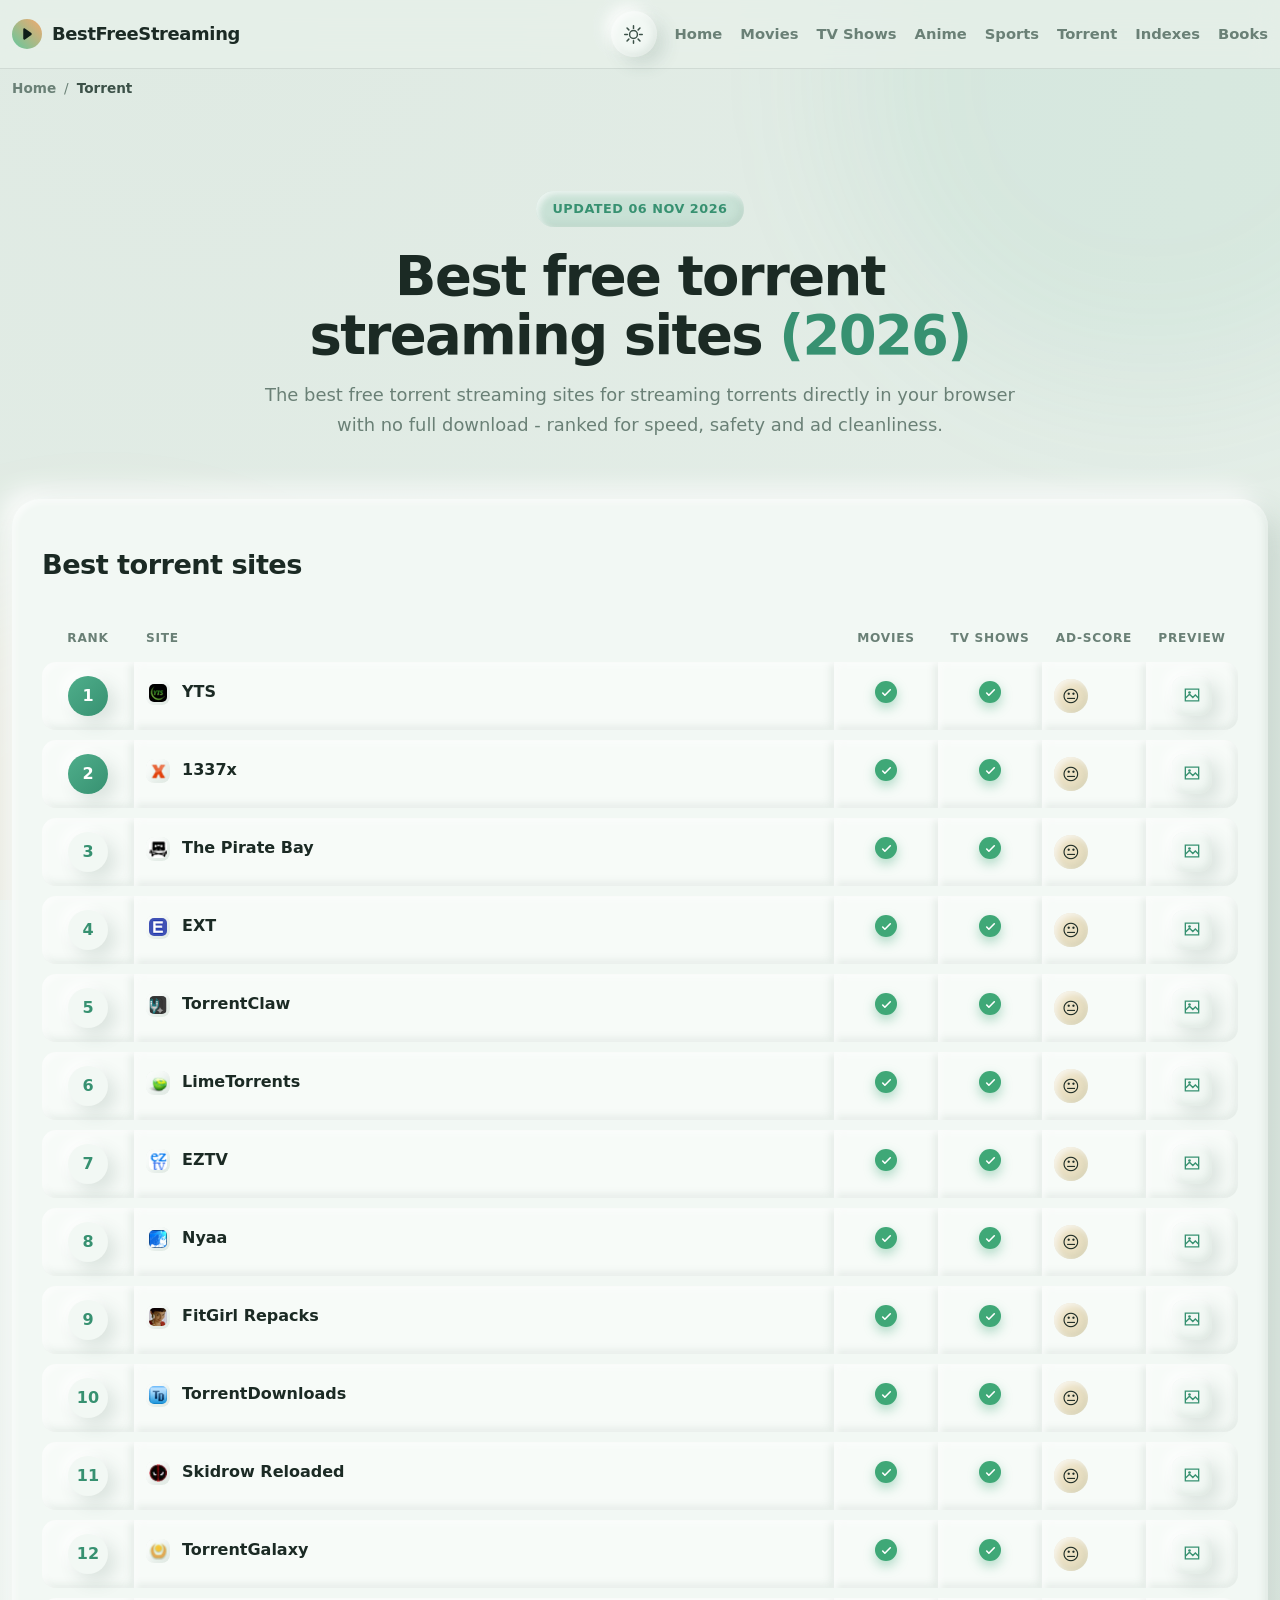
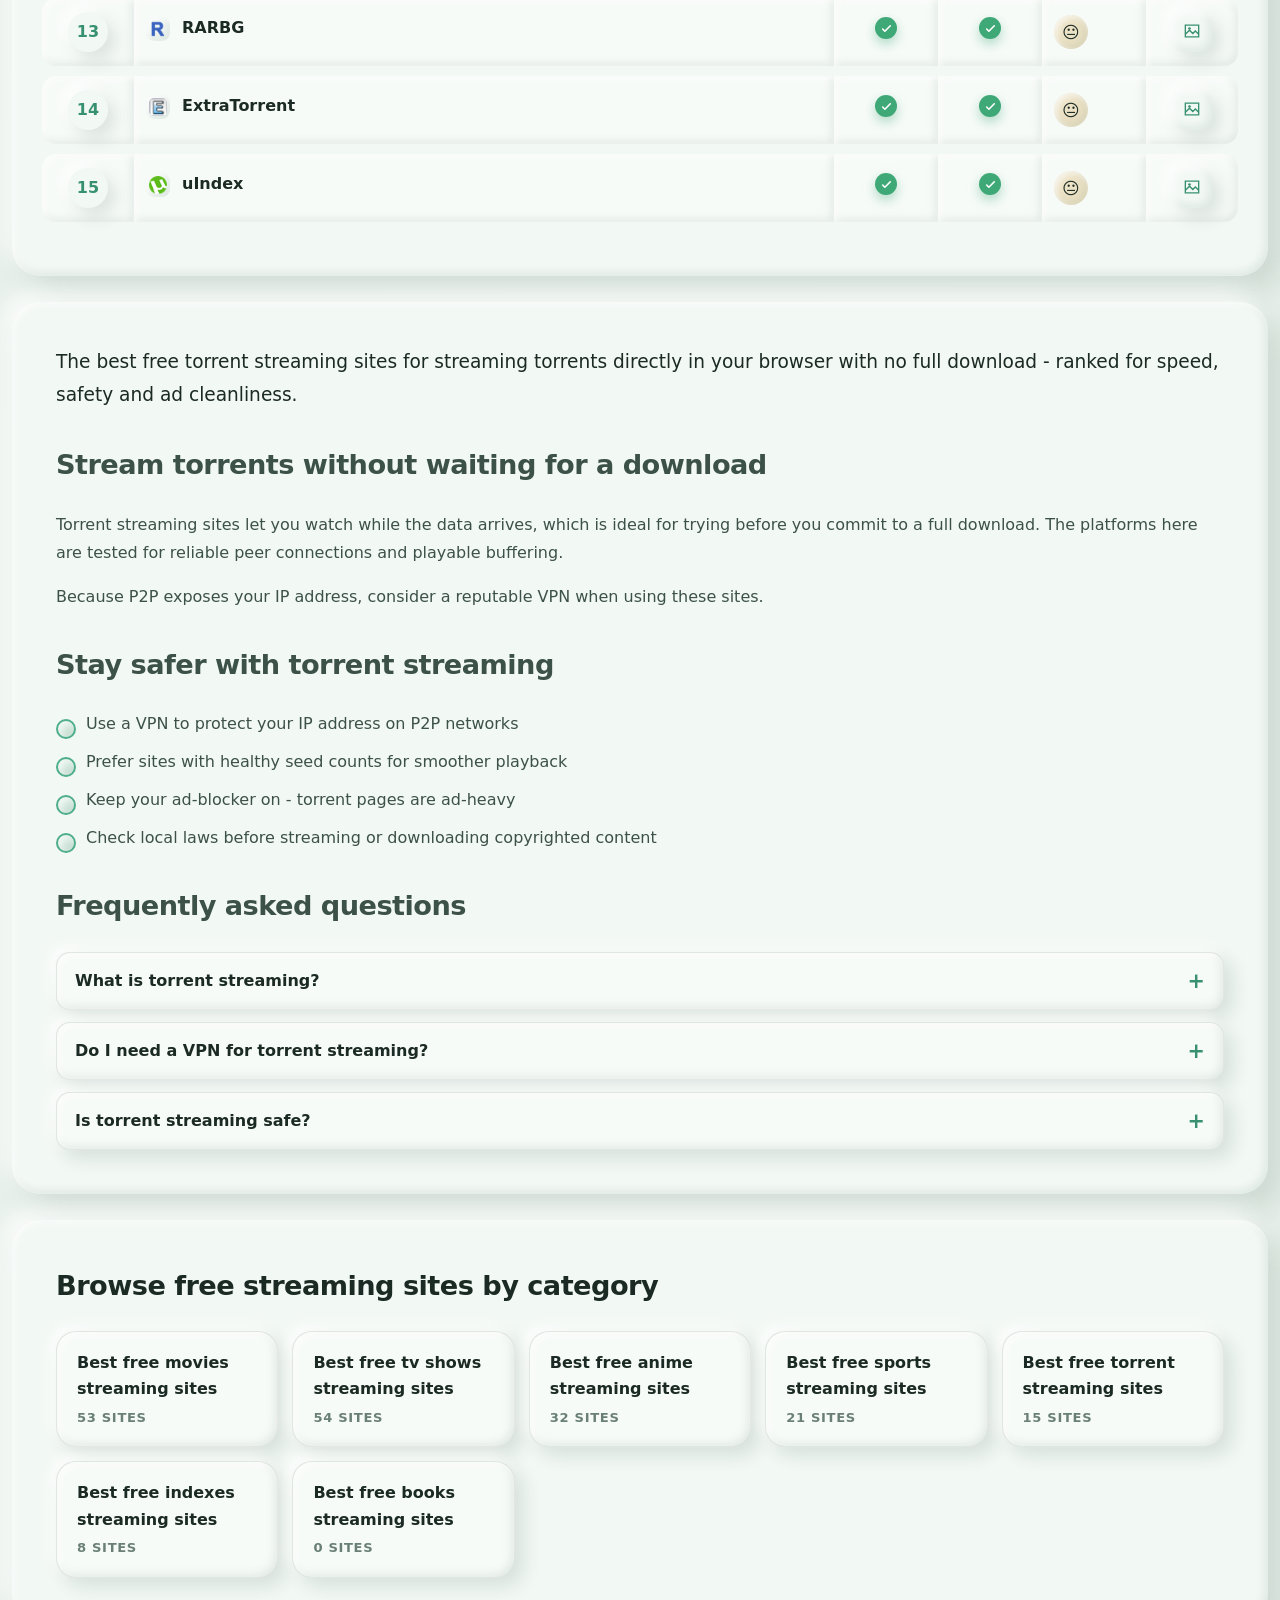
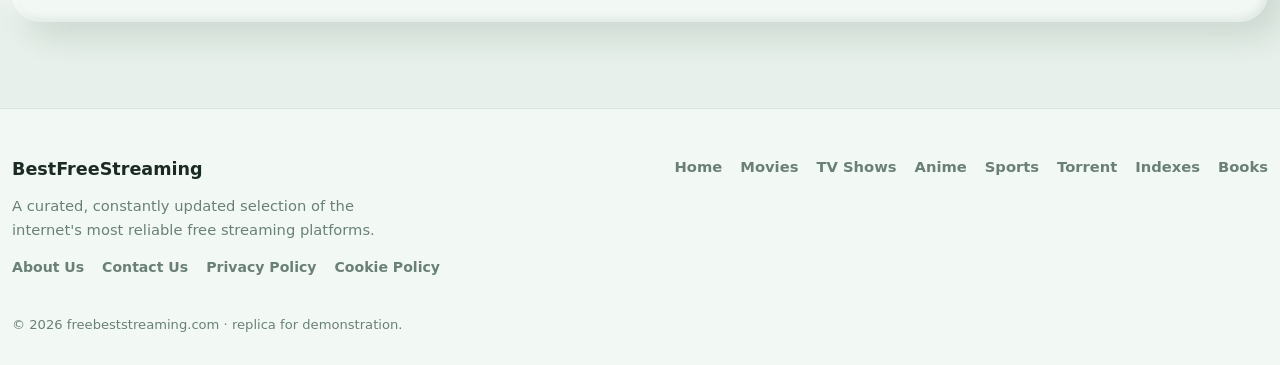
<file: torrent.html>
<!DOCTYPE html>
<html lang="en" data-theme="light">
<head>
<meta charset="utf-8" />
<meta name="viewport" content="width=device-width, initial-scale=1.0" />
<title>Best Free Torrent Streaming Sites (2026) - Stream Torrents Online</title>
<meta name="description" content="The best free torrent streaming sites for 2026. Stream torrents in your browser without downloading - ranked for speed, safety and ads." />
<meta name="keywords" content="free torrent streaming sites, stream torrents online, torrent streaming, best torrent sites 2026" />
<link rel="canonical" href="https://www.freebeststreaming.com/torrent.html" />
<meta name="theme-color" content="#e9f1ec" media="(prefers-color-scheme: light)" />
<meta name="theme-color" content="#101613" media="(prefers-color-scheme: dark)" />
<meta name="robots" content="index, follow, max-image-preview:large, max-snippet:-1, max-video-preview:-1" />
<meta name="googlebot" content="index, follow, max-image-preview:large, max-snippet:-1, max-video-preview:-1" />
<meta property="og:type" content="website" />
<meta property="og:site_name" content="freebeststreaming.com" />
<meta property="og:locale" content="en_US" />
<meta property="og:title" content="Best Free Torrent Streaming Sites (2026) - Stream Torrents Online" />
<meta property="og:description" content="The best free torrent streaming sites for 2026. Stream torrents in your browser without downloading - ranked for speed, safety and ads." />
<meta property="og:url" content="https://www.freebeststreaming.com/torrent.html" />
<meta property="og:image" content="https://www.freebeststreaming.com/img/og-default.png" />
<meta property="og:image:width" content="1200" />
<meta property="og:image:height" content="630" />
<meta property="og:image:alt" content="freebeststreaming.com - best free streaming sites 2026" />
<meta name="twitter:card" content="summary_large_image" />
<meta name="twitter:title" content="Best Free Torrent Streaming Sites (2026) - Stream Torrents Online" />
<meta name="twitter:description" content="The best free torrent streaming sites for 2026. Stream torrents in your browser without downloading - ranked for speed, safety and ads." />
<meta name="twitter:image" content="https://www.freebeststreaming.com/img/og-default.png" />
<link rel="icon" href="favicon.svg" type="image/svg+xml" />
<link rel="preconnect" href="https://www.freebeststreaming.com" />
<link rel="stylesheet" href="css/site.css" />
<script type="application/ld+json">{"@context":"https://schema.org","@graph":[{"@type":"WebSite","@id":"https://www.freebeststreaming.com/#website","url":"https://www.freebeststreaming.com","name":"freebeststreaming.com","description":"Hand-checked directory of the best free streaming sites for movies, TV shows, anime, sports, torrents and books.","inLanguage":"en","potentialAction":{"@type":"SearchAction","target":{"@type":"EntryPoint","urlTemplate":"https://www.freebeststreaming.com/Home/Category?key={search_term_string}"},"query-input":"required name=search_term_string"}},{"@type":"Organization","@id":"https://www.freebeststreaming.com/#organization","name":"freebeststreaming.com","url":"https://www.freebeststreaming.com","logo":{"@type":"ImageObject","url":"https://www.freebeststreaming.com/img/og-default.png"}}]}</script>
<script>
(function () { try { var stored = localStorage.getItem("bfs-theme"); var prefersDark = window.matchMedia("(prefers-color-scheme: dark)").matches; document.documentElement.setAttribute("data-theme", stored || (prefersDark ? "dark" : "light")); } catch (e) { } })();
</script>
</head>
<body>
<div class="bg-blobs" aria-hidden="true"></div>
<header class="site-header">
  <div class="container">
    <a href="index.html" class="logo-brand">
      <svg xmlns="http://www.w3.org/2000/svg" viewBox="0 0 16 16" aria-hidden="true">
        <defs><linearGradient id="grad1" x1="0%" y1="100%" x2="100%" y2="0%"><stop offset="0" stop-color="#62c89e" /><stop offset="1" stop-color="#f4a96e" /></linearGradient></defs>
        <circle fill="url(#grad1)" cx="8" cy="8" r="8" />
        <path fill="#0f1d18" d="m10.3 7.5c0.3 0.2 0.3 0.8 0 1l-3.4 2.4c-0.4 0.3-0.9 0-0.9-0.5v-4.8c0-0.5 0.5-0.8 0.9-0.5z" />
      </svg>
      <span>BestFreeStreaming</span>
    </a>
    <div class="header-actions">
      <button type="button" class="theme-toggle" id="themeToggle" aria-label="Toggle dark mode" title="Toggle dark mode">
        <svg class="icon-sun" viewBox="0 0 24 24" aria-hidden="true"><circle cx="12" cy="12" r="4.5"/><path d="M12 2v3M12 19v3M2 12h3M19 12h3M4.6 4.6l2.1 2.1M17.3 17.3l2.1 2.1M19.4 4.6l-2.1 2.1M6.7 17.3l-2.1 2.1"/></svg>
        <svg class="icon-moon" viewBox="0 0 24 24" aria-hidden="true"><path d="M21 12.8A8.5 8.5 0 1 1 11.2 3a7 7 0 0 0 9.8 9.8z"/></svg>
      </button>
      <nav class="site-nav" aria-label="Main navigation">
        <a href="index.html">Home</a>
        <a href="movies.html">Movies</a>
<a href="tv-shows.html">TV Shows</a>
<a href="anime.html">Anime</a>
<a href="sports.html">Sports</a>
<a href="torrent.html">Torrent</a>
<a href="indexes.html">Indexes</a>
<a href="books.html">Books</a>
      </nav>
    </div>
  </div>
</header>
<main class="container">
<nav class="breadcrumb" aria-label="Breadcrumb"><a href="index.html">Home</a><span aria-hidden="true">/</span><span aria-current="page">Torrent</span></nav><section class="hero"><span class="hero-badge">Updated 06 Nov 2026</span><h1>Best free torrent streaming sites <span class="accent">(2026)</span></h1><p class="hero-lead">The best free torrent streaming sites for streaming torrents directly in your browser with no full download - ranked for speed, safety and ad cleanliness.</p></section><section class="panel table-panel"><h2 class="section-title">Best torrent sites</h2><div class="table-scroll"><table class="sites-table"><thead><tr><th class="col-rank">Rank</th><th class="col-site">Site</th><th class="col-flag">Movies</th><th class="col-flag">TV Shows</th><th class="col-flag">Ad-Score</th><th class="col-preview">Preview</th></tr></thead><tbody><tr class="site-row"><td class="col-rank"><span class="rank-badge">1</span></td><td class="col-site"><a class="site-link" href="https://yts.gg/home" target="_blank" rel="noopener"><img class="site-favicon" src="data/images/favicons/b7b3c61721f9987825a141db4c13f885353649ca45fe3d45972790b64560dac4.png" width="24" height="24" alt="" loading="lazy" /><span class="site-name">YTS</span></a></td><td class="col-flag"><span class="check" aria-label="Available"></span></td><td class="col-flag"><span class="check" aria-label="Available"></span></td><td class="col-flag"><span class="adscore-pill adscore-ok" title="Pop ads are mostly blocked"><span class="face"></span></span></td><td class="col-preview"><button type="button" class="preview-btn" data-preview="preview-0-Torrent" aria-expanded="false" aria-controls="preview-0-Torrent" title="Show preview of YTS"><svg viewBox="0 0 24 24" aria-hidden="true"><path d="M4 5h16v14H4z" fill="none" stroke="currentColor" stroke-width="1.6"/><path d="m4 16 5-5 4 4 3-3 4 4" fill="none" stroke="currentColor" stroke-width="1.6"/><circle cx="9" cy="9" r="1.6" fill="currentColor"/></svg></button></td></tr><tr class="preview-row" id="preview-0-Torrent" hidden><td colspan="6"><a href="https://yts.gg/home" target="_blank" rel="noopener" class="preview-wrap" title="Visit YTS (opens in new tab)"><img src="data/images/thumbs/f4de06465b4f21902137acd96c8ffe5a67bc97483d24245424bbc9f066746829.webp" loading="lazy" alt="Screenshot of YTS" /></a></td></tr><tr class="site-row"><td class="col-rank"><span class="rank-badge">2</span></td><td class="col-site"><a class="site-link" href="https://1337x.to" target="_blank" rel="noopener"><img class="site-favicon" src="data/images/favicons/712ec2336b899a61dcd427ee30153fbac0883282ab5ef2a30740f62d7e94925c.png" width="24" height="24" alt="" loading="lazy" /><span class="site-name">1337x</span></a></td><td class="col-flag"><span class="check" aria-label="Available"></span></td><td class="col-flag"><span class="check" aria-label="Available"></span></td><td class="col-flag"><span class="adscore-pill adscore-ok" title="Pop ads are mostly blocked"><span class="face"></span></span></td><td class="col-preview"><button type="button" class="preview-btn" data-preview="preview-1-Torrent" aria-expanded="false" aria-controls="preview-1-Torrent" title="Show preview of 1337x"><svg viewBox="0 0 24 24" aria-hidden="true"><path d="M4 5h16v14H4z" fill="none" stroke="currentColor" stroke-width="1.6"/><path d="m4 16 5-5 4 4 3-3 4 4" fill="none" stroke="currentColor" stroke-width="1.6"/><circle cx="9" cy="9" r="1.6" fill="currentColor"/></svg></button></td></tr><tr class="preview-row" id="preview-1-Torrent" hidden><td colspan="6"><a href="https://1337x.to" target="_blank" rel="noopener" class="preview-wrap" title="Visit 1337x (opens in new tab)"><img src="data/images/thumbs/d8336ca76bb4eb537565bbad0b145e71c0b17204f2de1a5c6c3a00af0ccbf071.webp" loading="lazy" alt="Screenshot of 1337x" /></a></td></tr><tr class="site-row"><td class="col-rank"><span class="rank-badge">3</span></td><td class="col-site"><a class="site-link" href="https://thepiratebay.org" target="_blank" rel="noopener"><img class="site-favicon" src="data/images/favicons/db28c7c290a3a336cd2eff7f31feb49d156f3272daa6b5d023175029cc718922.png" width="24" height="24" alt="" loading="lazy" /><span class="site-name">The Pirate Bay</span></a></td><td class="col-flag"><span class="check" aria-label="Available"></span></td><td class="col-flag"><span class="check" aria-label="Available"></span></td><td class="col-flag"><span class="adscore-pill adscore-ok" title="Pop ads are mostly blocked"><span class="face"></span></span></td><td class="col-preview"><button type="button" class="preview-btn" data-preview="preview-2-Torrent" aria-expanded="false" aria-controls="preview-2-Torrent" title="Show preview of The Pirate Bay"><svg viewBox="0 0 24 24" aria-hidden="true"><path d="M4 5h16v14H4z" fill="none" stroke="currentColor" stroke-width="1.6"/><path d="m4 16 5-5 4 4 3-3 4 4" fill="none" stroke="currentColor" stroke-width="1.6"/><circle cx="9" cy="9" r="1.6" fill="currentColor"/></svg></button></td></tr><tr class="preview-row" id="preview-2-Torrent" hidden><td colspan="6"><a href="https://thepiratebay.org" target="_blank" rel="noopener" class="preview-wrap" title="Visit The Pirate Bay (opens in new tab)"><img src="data/images/thumbs/6cefe2f5de3f4e08b6d3eecf2ecb5dba9a43369b2317a46f204b35a365469fd9.webp" loading="lazy" alt="Screenshot of The Pirate Bay" /></a></td></tr><tr class="site-row"><td class="col-rank"><span class="rank-badge">4</span></td><td class="col-site"><a class="site-link" href="https://ext.to" target="_blank" rel="noopener"><img class="site-favicon" src="data/images/favicons/419e5b366d33182f252d7f49cefc59e3538d34244bedb1a1fbb372ac724e8c8c.png" width="24" height="24" alt="" loading="lazy" /><span class="site-name">EXT</span></a></td><td class="col-flag"><span class="check" aria-label="Available"></span></td><td class="col-flag"><span class="check" aria-label="Available"></span></td><td class="col-flag"><span class="adscore-pill adscore-ok" title="Pop ads are mostly blocked"><span class="face"></span></span></td><td class="col-preview"><button type="button" class="preview-btn" data-preview="preview-3-Torrent" aria-expanded="false" aria-controls="preview-3-Torrent" title="Show preview of EXT"><svg viewBox="0 0 24 24" aria-hidden="true"><path d="M4 5h16v14H4z" fill="none" stroke="currentColor" stroke-width="1.6"/><path d="m4 16 5-5 4 4 3-3 4 4" fill="none" stroke="currentColor" stroke-width="1.6"/><circle cx="9" cy="9" r="1.6" fill="currentColor"/></svg></button></td></tr><tr class="preview-row" id="preview-3-Torrent" hidden><td colspan="6"><a href="https://ext.to" target="_blank" rel="noopener" class="preview-wrap" title="Visit EXT (opens in new tab)"><img src="data/images/thumbs/26539ac30355ece0d76e3694c36e1a6e3e126c747b5481eed1051cdc9c78b4b1.webp" loading="lazy" alt="Screenshot of EXT" /></a></td></tr><tr class="site-row"><td class="col-rank"><span class="rank-badge">5</span></td><td class="col-site"><a class="site-link" href="https://torrentclaw.com" target="_blank" rel="noopener"><img class="site-favicon" src="data/images/favicons/7f5172f7861d03b33293bd91341a73b85132c98b028d4e1c4d76e4fcf710ddeb.png" width="24" height="24" alt="" loading="lazy" /><span class="site-name">TorrentClaw</span></a></td><td class="col-flag"><span class="check" aria-label="Available"></span></td><td class="col-flag"><span class="check" aria-label="Available"></span></td><td class="col-flag"><span class="adscore-pill adscore-ok" title="Pop ads are mostly blocked"><span class="face"></span></span></td><td class="col-preview"><button type="button" class="preview-btn" data-preview="preview-4-Torrent" aria-expanded="false" aria-controls="preview-4-Torrent" title="Show preview of TorrentClaw"><svg viewBox="0 0 24 24" aria-hidden="true"><path d="M4 5h16v14H4z" fill="none" stroke="currentColor" stroke-width="1.6"/><path d="m4 16 5-5 4 4 3-3 4 4" fill="none" stroke="currentColor" stroke-width="1.6"/><circle cx="9" cy="9" r="1.6" fill="currentColor"/></svg></button></td></tr><tr class="preview-row" id="preview-4-Torrent" hidden><td colspan="6"><a href="https://torrentclaw.com" target="_blank" rel="noopener" class="preview-wrap" title="Visit TorrentClaw (opens in new tab)"><img src="data/images/thumbs/beb52a49c3a876dec1e5cdbb08f50ec14952406e61c7e6ed75bf4036ca93fa5d.webp" loading="lazy" alt="Screenshot of TorrentClaw" /></a></td></tr><tr class="site-row"><td class="col-rank"><span class="rank-badge">6</span></td><td class="col-site"><a class="site-link" href="https://limetorrents.lol" target="_blank" rel="noopener"><img class="site-favicon" src="data/images/favicons/caa5b0ab58f4613558338e4e48922e93c6936b5c4cc967458a64b0379ff40780.png" width="24" height="24" alt="" loading="lazy" /><span class="site-name">LimeTorrents</span></a></td><td class="col-flag"><span class="check" aria-label="Available"></span></td><td class="col-flag"><span class="check" aria-label="Available"></span></td><td class="col-flag"><span class="adscore-pill adscore-ok" title="Pop ads are mostly blocked"><span class="face"></span></span></td><td class="col-preview"><button type="button" class="preview-btn" data-preview="preview-5-Torrent" aria-expanded="false" aria-controls="preview-5-Torrent" title="Show preview of LimeTorrents"><svg viewBox="0 0 24 24" aria-hidden="true"><path d="M4 5h16v14H4z" fill="none" stroke="currentColor" stroke-width="1.6"/><path d="m4 16 5-5 4 4 3-3 4 4" fill="none" stroke="currentColor" stroke-width="1.6"/><circle cx="9" cy="9" r="1.6" fill="currentColor"/></svg></button></td></tr><tr class="preview-row" id="preview-5-Torrent" hidden><td colspan="6"><a href="https://limetorrents.lol" target="_blank" rel="noopener" class="preview-wrap" title="Visit LimeTorrents (opens in new tab)"><img src="data/images/thumbs/c3e0651265cb5d2852b566557aab41d71c380410edfd91ba92069f2953231018.webp" loading="lazy" alt="Screenshot of LimeTorrents" /></a></td></tr><tr class="site-row"><td class="col-rank"><span class="rank-badge">7</span></td><td class="col-site"><a class="site-link" href="https://eztvx.to/home" target="_blank" rel="noopener"><img class="site-favicon" src="data/images/favicons/a96a819f422ecd982642fb5d2640adfbb8669f069d5237dd302491238f3486ca.png" width="24" height="24" alt="" loading="lazy" /><span class="site-name">EZTV</span></a></td><td class="col-flag"><span class="check" aria-label="Available"></span></td><td class="col-flag"><span class="check" aria-label="Available"></span></td><td class="col-flag"><span class="adscore-pill adscore-ok" title="Pop ads are mostly blocked"><span class="face"></span></span></td><td class="col-preview"><button type="button" class="preview-btn" data-preview="preview-6-Torrent" aria-expanded="false" aria-controls="preview-6-Torrent" title="Show preview of EZTV"><svg viewBox="0 0 24 24" aria-hidden="true"><path d="M4 5h16v14H4z" fill="none" stroke="currentColor" stroke-width="1.6"/><path d="m4 16 5-5 4 4 3-3 4 4" fill="none" stroke="currentColor" stroke-width="1.6"/><circle cx="9" cy="9" r="1.6" fill="currentColor"/></svg></button></td></tr><tr class="preview-row" id="preview-6-Torrent" hidden><td colspan="6"><a href="https://eztvx.to/home" target="_blank" rel="noopener" class="preview-wrap" title="Visit EZTV (opens in new tab)"><img src="data/images/thumbs/2e5a1c2eb3fe65553ef6aa141d9e6c2e7621f0a040419c9df55b53361bcf79fc.webp" loading="lazy" alt="Screenshot of EZTV" /></a></td></tr><tr class="site-row"><td class="col-rank"><span class="rank-badge">8</span></td><td class="col-site"><a class="site-link" href="https://nyaa.si" target="_blank" rel="noopener"><img class="site-favicon" src="data/images/favicons/36bd842cc89b1874e47b24364f2354012638f062b5ddd1b6bee0eb8676440119.png" width="24" height="24" alt="" loading="lazy" /><span class="site-name">Nyaa</span></a></td><td class="col-flag"><span class="check" aria-label="Available"></span></td><td class="col-flag"><span class="check" aria-label="Available"></span></td><td class="col-flag"><span class="adscore-pill adscore-ok" title="Pop ads are mostly blocked"><span class="face"></span></span></td><td class="col-preview"><button type="button" class="preview-btn" data-preview="preview-7-Torrent" aria-expanded="false" aria-controls="preview-7-Torrent" title="Show preview of Nyaa"><svg viewBox="0 0 24 24" aria-hidden="true"><path d="M4 5h16v14H4z" fill="none" stroke="currentColor" stroke-width="1.6"/><path d="m4 16 5-5 4 4 3-3 4 4" fill="none" stroke="currentColor" stroke-width="1.6"/><circle cx="9" cy="9" r="1.6" fill="currentColor"/></svg></button></td></tr><tr class="preview-row" id="preview-7-Torrent" hidden><td colspan="6"><a href="https://nyaa.si" target="_blank" rel="noopener" class="preview-wrap" title="Visit Nyaa (opens in new tab)"><img src="data/images/thumbs/8f2677e056bdc5f9b3884fa3b367c3a493b420e6deebe452460cf96b4670a3f9.webp" loading="lazy" alt="Screenshot of Nyaa" /></a></td></tr><tr class="site-row"><td class="col-rank"><span class="rank-badge">9</span></td><td class="col-site"><a class="site-link" href="https://fitgirl-repacks.site" target="_blank" rel="noopener"><img class="site-favicon" src="data/images/favicons/e5207c526628fa6e2ef240f494de42c91b8036cbecc00c3e36d232125c6d8a4f.png" width="24" height="24" alt="" loading="lazy" /><span class="site-name">FitGirl Repacks</span></a></td><td class="col-flag"><span class="check" aria-label="Available"></span></td><td class="col-flag"><span class="check" aria-label="Available"></span></td><td class="col-flag"><span class="adscore-pill adscore-ok" title="Pop ads are mostly blocked"><span class="face"></span></span></td><td class="col-preview"><button type="button" class="preview-btn" data-preview="preview-8-Torrent" aria-expanded="false" aria-controls="preview-8-Torrent" title="Show preview of FitGirl Repacks"><svg viewBox="0 0 24 24" aria-hidden="true"><path d="M4 5h16v14H4z" fill="none" stroke="currentColor" stroke-width="1.6"/><path d="m4 16 5-5 4 4 3-3 4 4" fill="none" stroke="currentColor" stroke-width="1.6"/><circle cx="9" cy="9" r="1.6" fill="currentColor"/></svg></button></td></tr><tr class="preview-row" id="preview-8-Torrent" hidden><td colspan="6"><a href="https://fitgirl-repacks.site" target="_blank" rel="noopener" class="preview-wrap" title="Visit FitGirl Repacks (opens in new tab)"><img src="data/images/thumbs/1453aa3e3fde0ffc2d947bb079ecc6d4da62a4140edc131397163db598e94c8c.webp" loading="lazy" alt="Screenshot of FitGirl Repacks" /></a></td></tr><tr class="site-row"><td class="col-rank"><span class="rank-badge">10</span></td><td class="col-site"><a class="site-link" href="https://torrentdownloads.pro" target="_blank" rel="noopener"><img class="site-favicon" src="data/images/favicons/bb60171174c649bdfd0d208f9ea771986c7bbd82ae0d050c0853b26f9a4301ce.png" width="24" height="24" alt="" loading="lazy" /><span class="site-name">TorrentDownloads</span></a></td><td class="col-flag"><span class="check" aria-label="Available"></span></td><td class="col-flag"><span class="check" aria-label="Available"></span></td><td class="col-flag"><span class="adscore-pill adscore-ok" title="Pop ads are mostly blocked"><span class="face"></span></span></td><td class="col-preview"><button type="button" class="preview-btn" data-preview="preview-9-Torrent" aria-expanded="false" aria-controls="preview-9-Torrent" title="Show preview of TorrentDownloads"><svg viewBox="0 0 24 24" aria-hidden="true"><path d="M4 5h16v14H4z" fill="none" stroke="currentColor" stroke-width="1.6"/><path d="m4 16 5-5 4 4 3-3 4 4" fill="none" stroke="currentColor" stroke-width="1.6"/><circle cx="9" cy="9" r="1.6" fill="currentColor"/></svg></button></td></tr><tr class="preview-row" id="preview-9-Torrent" hidden><td colspan="6"><a href="https://torrentdownloads.pro" target="_blank" rel="noopener" class="preview-wrap" title="Visit TorrentDownloads (opens in new tab)"><img src="data/images/thumbs/65b0d7b73439f7c51dc8f168285642541e8059ebeb67eb9809de22325eed2f2d.webp" loading="lazy" alt="Screenshot of TorrentDownloads" /></a></td></tr><tr class="site-row"><td class="col-rank"><span class="rank-badge">11</span></td><td class="col-site"><a class="site-link" href="https://skidrowreloaded.com" target="_blank" rel="noopener"><img class="site-favicon" src="data/images/favicons/57b37de5e9954d221f13b59a338bf225f79e188458578de326a78d5440e4a4f0.png" width="24" height="24" alt="" loading="lazy" /><span class="site-name">Skidrow Reloaded</span></a></td><td class="col-flag"><span class="check" aria-label="Available"></span></td><td class="col-flag"><span class="check" aria-label="Available"></span></td><td class="col-flag"><span class="adscore-pill adscore-ok" title="Pop ads are mostly blocked"><span class="face"></span></span></td><td class="col-preview"><button type="button" class="preview-btn" data-preview="preview-10-Torrent" aria-expanded="false" aria-controls="preview-10-Torrent" title="Show preview of Skidrow Reloaded"><svg viewBox="0 0 24 24" aria-hidden="true"><path d="M4 5h16v14H4z" fill="none" stroke="currentColor" stroke-width="1.6"/><path d="m4 16 5-5 4 4 3-3 4 4" fill="none" stroke="currentColor" stroke-width="1.6"/><circle cx="9" cy="9" r="1.6" fill="currentColor"/></svg></button></td></tr><tr class="preview-row" id="preview-10-Torrent" hidden><td colspan="6"><a href="https://skidrowreloaded.com" target="_blank" rel="noopener" class="preview-wrap" title="Visit Skidrow Reloaded (opens in new tab)"><img src="data/images/thumbs/c77633195aeda4d699e275f702df37f9a8ecfabefcfbeb4347f5456a51a0b041.webp" loading="lazy" alt="Screenshot of Skidrow Reloaded" /></a></td></tr><tr class="site-row"><td class="col-rank"><span class="rank-badge">12</span></td><td class="col-site"><a class="site-link" href="https://torrentgalaxy.one" target="_blank" rel="noopener"><img class="site-favicon" src="data/images/favicons/88720bf08277975d3a7822d30c6c48746a87cda89d6e2773f58596e00f5bfdd9.png" width="24" height="24" alt="" loading="lazy" /><span class="site-name">TorrentGalaxy</span></a></td><td class="col-flag"><span class="check" aria-label="Available"></span></td><td class="col-flag"><span class="check" aria-label="Available"></span></td><td class="col-flag"><span class="adscore-pill adscore-ok" title="Pop ads are mostly blocked"><span class="face"></span></span></td><td class="col-preview"><button type="button" class="preview-btn" data-preview="preview-11-Torrent" aria-expanded="false" aria-controls="preview-11-Torrent" title="Show preview of TorrentGalaxy"><svg viewBox="0 0 24 24" aria-hidden="true"><path d="M4 5h16v14H4z" fill="none" stroke="currentColor" stroke-width="1.6"/><path d="m4 16 5-5 4 4 3-3 4 4" fill="none" stroke="currentColor" stroke-width="1.6"/><circle cx="9" cy="9" r="1.6" fill="currentColor"/></svg></button></td></tr><tr class="preview-row" id="preview-11-Torrent" hidden><td colspan="6"><a href="https://torrentgalaxy.one" target="_blank" rel="noopener" class="preview-wrap" title="Visit TorrentGalaxy (opens in new tab)"><img src="data/images/thumbs/3f44b81f2448eb335a1ea1ea92499fe6a0dab8b4b92fd88b8ab08b5a88b359c8.webp" loading="lazy" alt="Screenshot of TorrentGalaxy" /></a></td></tr><tr class="site-row"><td class="col-rank"><span class="rank-badge">13</span></td><td class="col-site"><a class="site-link" href="https://therarbg.com" target="_blank" rel="noopener"><img class="site-favicon" src="data/images/favicons/9b3084df94bf51474482451c2b216c53108531547fe88b4e8e09a1be5f90c4e3.png" width="24" height="24" alt="" loading="lazy" /><span class="site-name">RARBG</span></a></td><td class="col-flag"><span class="check" aria-label="Available"></span></td><td class="col-flag"><span class="check" aria-label="Available"></span></td><td class="col-flag"><span class="adscore-pill adscore-ok" title="Pop ads are mostly blocked"><span class="face"></span></span></td><td class="col-preview"><button type="button" class="preview-btn" data-preview="preview-12-Torrent" aria-expanded="false" aria-controls="preview-12-Torrent" title="Show preview of RARBG"><svg viewBox="0 0 24 24" aria-hidden="true"><path d="M4 5h16v14H4z" fill="none" stroke="currentColor" stroke-width="1.6"/><path d="m4 16 5-5 4 4 3-3 4 4" fill="none" stroke="currentColor" stroke-width="1.6"/><circle cx="9" cy="9" r="1.6" fill="currentColor"/></svg></button></td></tr><tr class="preview-row" id="preview-12-Torrent" hidden><td colspan="6"><a href="https://therarbg.com" target="_blank" rel="noopener" class="preview-wrap" title="Visit RARBG (opens in new tab)"><img src="data/images/thumbs/59ed9e69c4dbcb7bb0fd0420fcb61da583eb098f4d29df561e03d45d5d1f1ede.webp" loading="lazy" alt="Screenshot of RARBG" /></a></td></tr><tr class="site-row"><td class="col-rank"><span class="rank-badge">14</span></td><td class="col-site"><a class="site-link" href="https://extratorrent.st" target="_blank" rel="noopener"><img class="site-favicon" src="data/images/favicons/09c924eb4421425f1c3b811853480fa51c9fb82df29e69c2a70c9927e37950bc.png" width="24" height="24" alt="" loading="lazy" /><span class="site-name">ExtraTorrent</span></a></td><td class="col-flag"><span class="check" aria-label="Available"></span></td><td class="col-flag"><span class="check" aria-label="Available"></span></td><td class="col-flag"><span class="adscore-pill adscore-ok" title="Pop ads are mostly blocked"><span class="face"></span></span></td><td class="col-preview"><button type="button" class="preview-btn" data-preview="preview-13-Torrent" aria-expanded="false" aria-controls="preview-13-Torrent" title="Show preview of ExtraTorrent"><svg viewBox="0 0 24 24" aria-hidden="true"><path d="M4 5h16v14H4z" fill="none" stroke="currentColor" stroke-width="1.6"/><path d="m4 16 5-5 4 4 3-3 4 4" fill="none" stroke="currentColor" stroke-width="1.6"/><circle cx="9" cy="9" r="1.6" fill="currentColor"/></svg></button></td></tr><tr class="preview-row" id="preview-13-Torrent" hidden><td colspan="6"><a href="https://extratorrent.st" target="_blank" rel="noopener" class="preview-wrap" title="Visit ExtraTorrent (opens in new tab)"><img src="data/images/thumbs/a688160cbbb56cf9a0265f7f8d1bea790f8ef0c4609a80d8d6aae75eaa2fc008.webp" loading="lazy" alt="Screenshot of ExtraTorrent" /></a></td></tr><tr class="site-row"><td class="col-rank"><span class="rank-badge">15</span></td><td class="col-site"><a class="site-link" href="https://uindex.org" target="_blank" rel="noopener"><img class="site-favicon" src="data/images/favicons/327039e6e82c356ac82d9cfc3c1a26777a2e3504c923c91187f44563f3c9d676.png" width="24" height="24" alt="" loading="lazy" /><span class="site-name">uIndex</span></a></td><td class="col-flag"><span class="check" aria-label="Available"></span></td><td class="col-flag"><span class="check" aria-label="Available"></span></td><td class="col-flag"><span class="adscore-pill adscore-ok" title="Pop ads are mostly blocked"><span class="face"></span></span></td><td class="col-preview"><button type="button" class="preview-btn" data-preview="preview-14-Torrent" aria-expanded="false" aria-controls="preview-14-Torrent" title="Show preview of uIndex"><svg viewBox="0 0 24 24" aria-hidden="true"><path d="M4 5h16v14H4z" fill="none" stroke="currentColor" stroke-width="1.6"/><path d="m4 16 5-5 4 4 3-3 4 4" fill="none" stroke="currentColor" stroke-width="1.6"/><circle cx="9" cy="9" r="1.6" fill="currentColor"/></svg></button></td></tr><tr class="preview-row" id="preview-14-Torrent" hidden><td colspan="6"><a href="https://uindex.org" target="_blank" rel="noopener" class="preview-wrap" title="Visit uIndex (opens in new tab)"><img src="data/images/thumbs/e3be99d40be7a0c7858cdfe7fc75657fcbd2443fccc681e69f4e4e676c80168b.webp" loading="lazy" alt="Screenshot of uIndex" /></a></td></tr></tbody></table></div></section><section class="panel seo-content"><p class="seo-lead">The best free torrent streaming sites for streaming torrents directly in your browser with no full download - ranked for speed, safety and ad cleanliness.</p><h2 class="section-title">Stream torrents without waiting for a download</h2><p>Torrent streaming sites let you watch while the data arrives, which is ideal for trying before you commit to a full download. The platforms here are tested for reliable peer connections and playable buffering.</p><p>Because P2P exposes your IP address, consider a reputable VPN when using these sites.</p><h2 class="section-title">Stay safer with torrent streaming</h2><ul class="seo-list"><li>Use a VPN to protect your IP address on P2P networks</li><li>Prefer sites with healthy seed counts for smoother playback</li><li>Keep your ad-blocker on - torrent pages are ad-heavy</li><li>Check local laws before streaming or downloading copyrighted content</li></ul><h2 class="section-title" id="faq">Frequently asked questions</h2><div class="faq"><details class="faq-item"><summary>What is torrent streaming?</summary><p>It plays a torrent&#39;s video in your browser as it downloads, so you can watch immediately instead of waiting for the file to finish.</p></details><details class="faq-item"><summary>Do I need a VPN for torrent streaming?</summary><p>A VPN is strongly recommended because P2P torrenting shares your IP address with others in the swarm.</p></details><details class="faq-item"><summary>Is torrent streaming safe?</summary><p>Torrent sites are ad-heavy. Use an ad-blocker, avoid downloading unknown files, and follow the laws where you live.</p></details></div></section><section class="panel category-links-panel"><h2 class="section-title">Browse free streaming sites by category</h2><div class="category-links"><a class="category-link" href="movies.html"><span class="category-link-title">Best free movies streaming sites</span><span class="category-link-count">53 sites</span></a><a class="category-link" href="tv-shows.html"><span class="category-link-title">Best free tv shows streaming sites</span><span class="category-link-count">54 sites</span></a><a class="category-link" href="anime.html"><span class="category-link-title">Best free anime streaming sites</span><span class="category-link-count">32 sites</span></a><a class="category-link" href="sports.html"><span class="category-link-title">Best free sports streaming sites</span><span class="category-link-count">21 sites</span></a><a class="category-link" href="torrent.html"><span class="category-link-title">Best free torrent streaming sites</span><span class="category-link-count">15 sites</span></a><a class="category-link" href="indexes.html"><span class="category-link-title">Best free indexes streaming sites</span><span class="category-link-count">8 sites</span></a><a class="category-link" href="books.html"><span class="category-link-title">Best free books streaming sites</span><span class="category-link-count">0 sites</span></a></div></section>
</main>
<footer class="site-footer">
  <div class="container footer-inner">
    <div>
      <span class="footer-brand">BestFreeStreaming</span>
      <p class="footer-note">A curated, constantly updated selection of the internet's most reliable free streaming platforms.</p>
    </div>
    <div class="footer-links">
      <a href="index.html">Home</a>
      <a href="movies.html">Movies</a>
<a href="tv-shows.html">TV Shows</a>
<a href="anime.html">Anime</a>
<a href="sports.html">Sports</a>
<a href="torrent.html">Torrent</a>
<a href="indexes.html">Indexes</a>
<a href="books.html">Books</a>
    </div>
  </div>
  <div class="container footer-essentials">
    <a href="about.html">About Us</a>
      <a href="contact.html">Contact Us</a>
      <a href="privacy.html">Privacy Policy</a>
      <a href="cookie-policy.html">Cookie Policy</a>
  </div>
  <div class="container footer-copy">
    <span>&copy; 2026 freebeststreaming.com &middot; replica for demonstration.</span>
  </div>
</footer>
<script src="js/site.js"></script>
<script src="data/data.js"></script>
<script src="js/data.js"></script>
<script type="application/ld+json">{"@context":"https://schema.org","@type":"ItemList","name":"Best Free Torrent Streaming Sites (2026) - Stream Torrents Online","description":"The best free torrent streaming sites for 2026. Stream torrents in your browser without downloading - ranked for speed, safety and ads.","numberOfItems":15,"itemListOrder":"https://schema.org/ItemListOrderDescending","itemListElement":[{"@type":"ListItem","position":1,"name":"YTS","url":"https://yts.gg/home"},{"@type":"ListItem","position":2,"name":"1337x","url":"https://1337x.to"},{"@type":"ListItem","position":3,"name":"The Pirate Bay","url":"https://thepiratebay.org"},{"@type":"ListItem","position":4,"name":"EXT","url":"https://ext.to"},{"@type":"ListItem","position":5,"name":"TorrentClaw","url":"https://torrentclaw.com"},{"@type":"ListItem","position":6,"name":"LimeTorrents","url":"https://limetorrents.lol"},{"@type":"ListItem","position":7,"name":"EZTV","url":"https://eztvx.to/home"},{"@type":"ListItem","position":8,"name":"Nyaa","url":"https://nyaa.si"},{"@type":"ListItem","position":9,"name":"FitGirl Repacks","url":"https://fitgirl-repacks.site"},{"@type":"ListItem","position":10,"name":"TorrentDownloads","url":"https://torrentdownloads.pro"},{"@type":"ListItem","position":11,"name":"Skidrow Reloaded","url":"https://skidrowreloaded.com"},{"@type":"ListItem","position":12,"name":"TorrentGalaxy","url":"https://torrentgalaxy.one"},{"@type":"ListItem","position":13,"name":"RARBG","url":"https://therarbg.com"},{"@type":"ListItem","position":14,"name":"ExtraTorrent","url":"https://extratorrent.st"},{"@type":"ListItem","position":15,"name":"uIndex","url":"https://uindex.org"}]}</script>
<script type="application/ld+json">{"@context":"https://schema.org","@type":"FAQPage","mainEntity":[{"@type":"Question","name":"What is torrent streaming?","acceptedAnswer":{"@type":"Answer","text":"It plays a torrent's video in your browser as it downloads, so you can watch immediately instead of waiting for the file to finish."}},{"@type":"Question","name":"Do I need a VPN for torrent streaming?","acceptedAnswer":{"@type":"Answer","text":"A VPN is strongly recommended because P2P torrenting shares your IP address with others in the swarm."}},{"@type":"Question","name":"Is torrent streaming safe?","acceptedAnswer":{"@type":"Answer","text":"Torrent sites are ad-heavy. Use an ad-blocker, avoid downloading unknown files, and follow the laws where you live."}}]}</script>
<script type="application/ld+json">{"@context":"https://schema.org","@type":"BreadcrumbList","itemListElement":[{"@type":"ListItem","position":1,"name":"Home","item":"https://www.freebeststreaming.com/"},{"@type":"ListItem","position":2,"name":"Torrent streaming sites","item":"https://www.freebeststreaming.com/torrent.html"}]}</script>
</body>
</html>
</file>
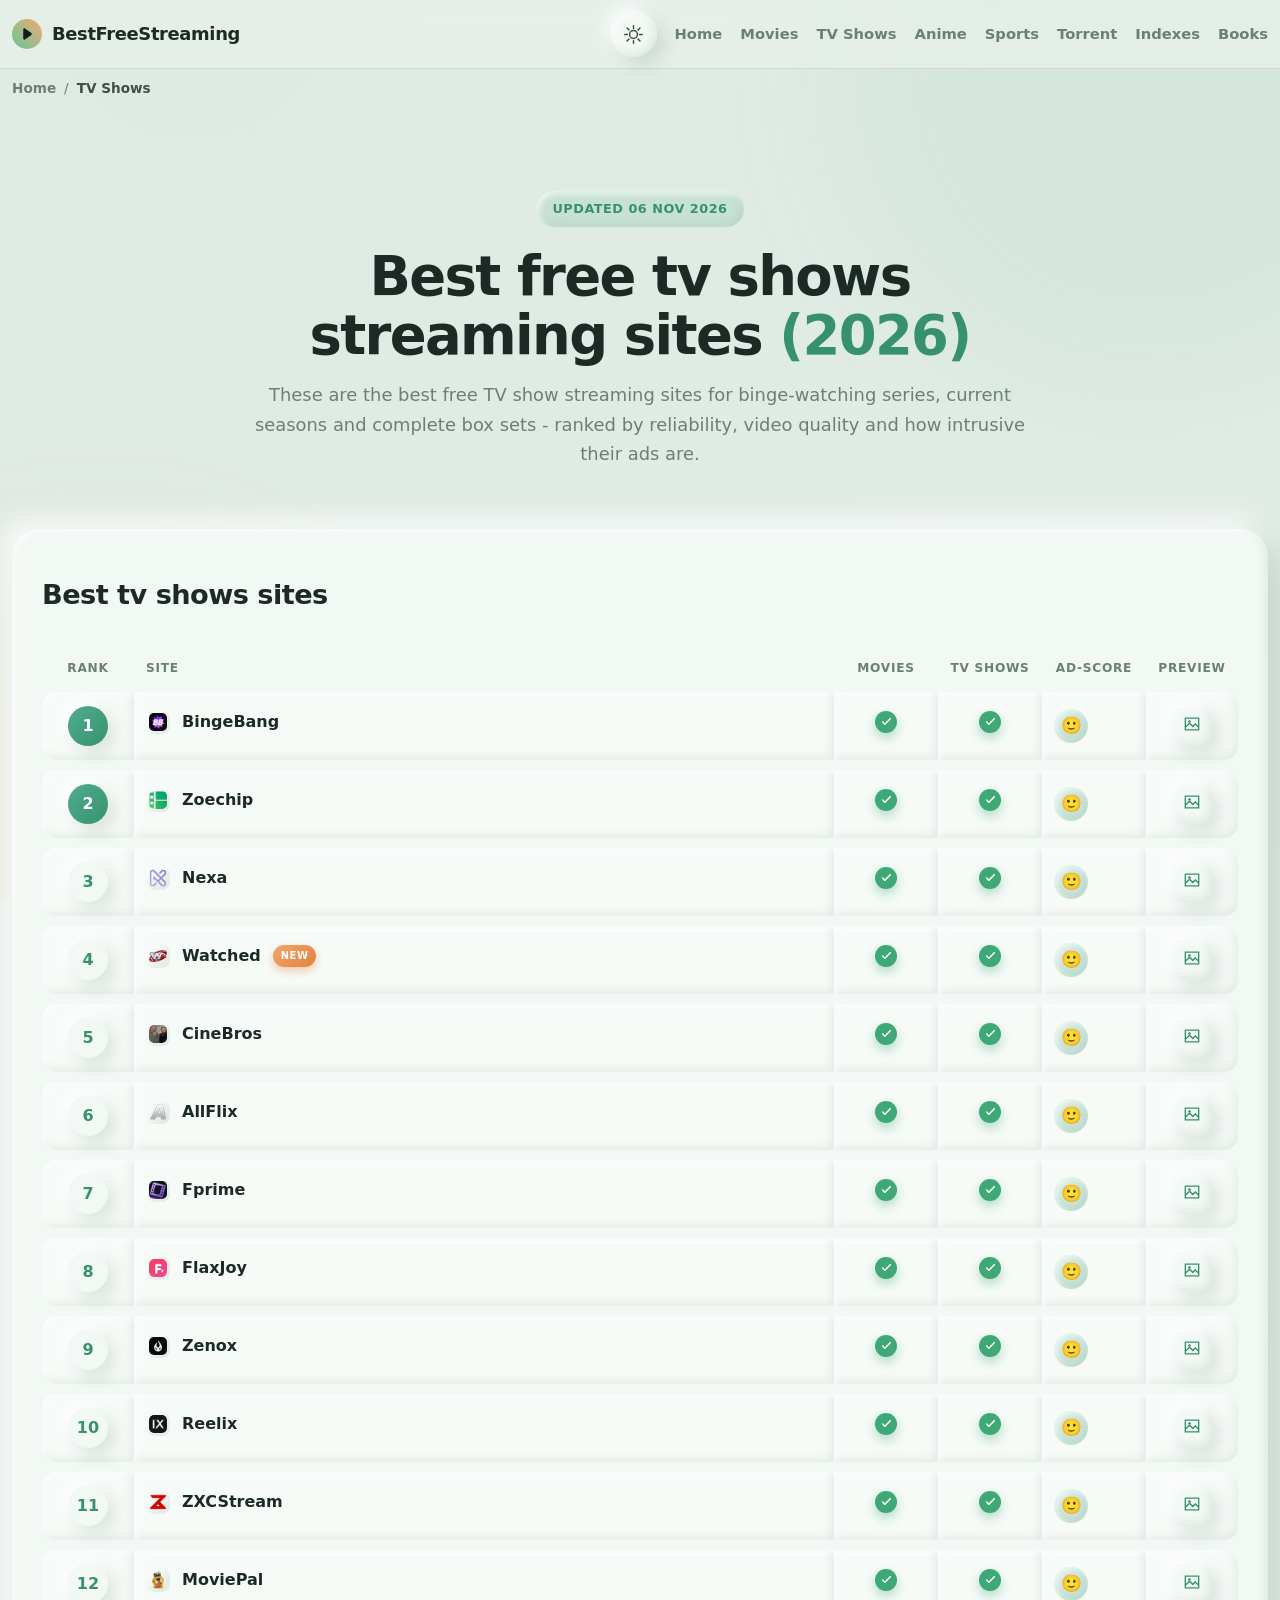
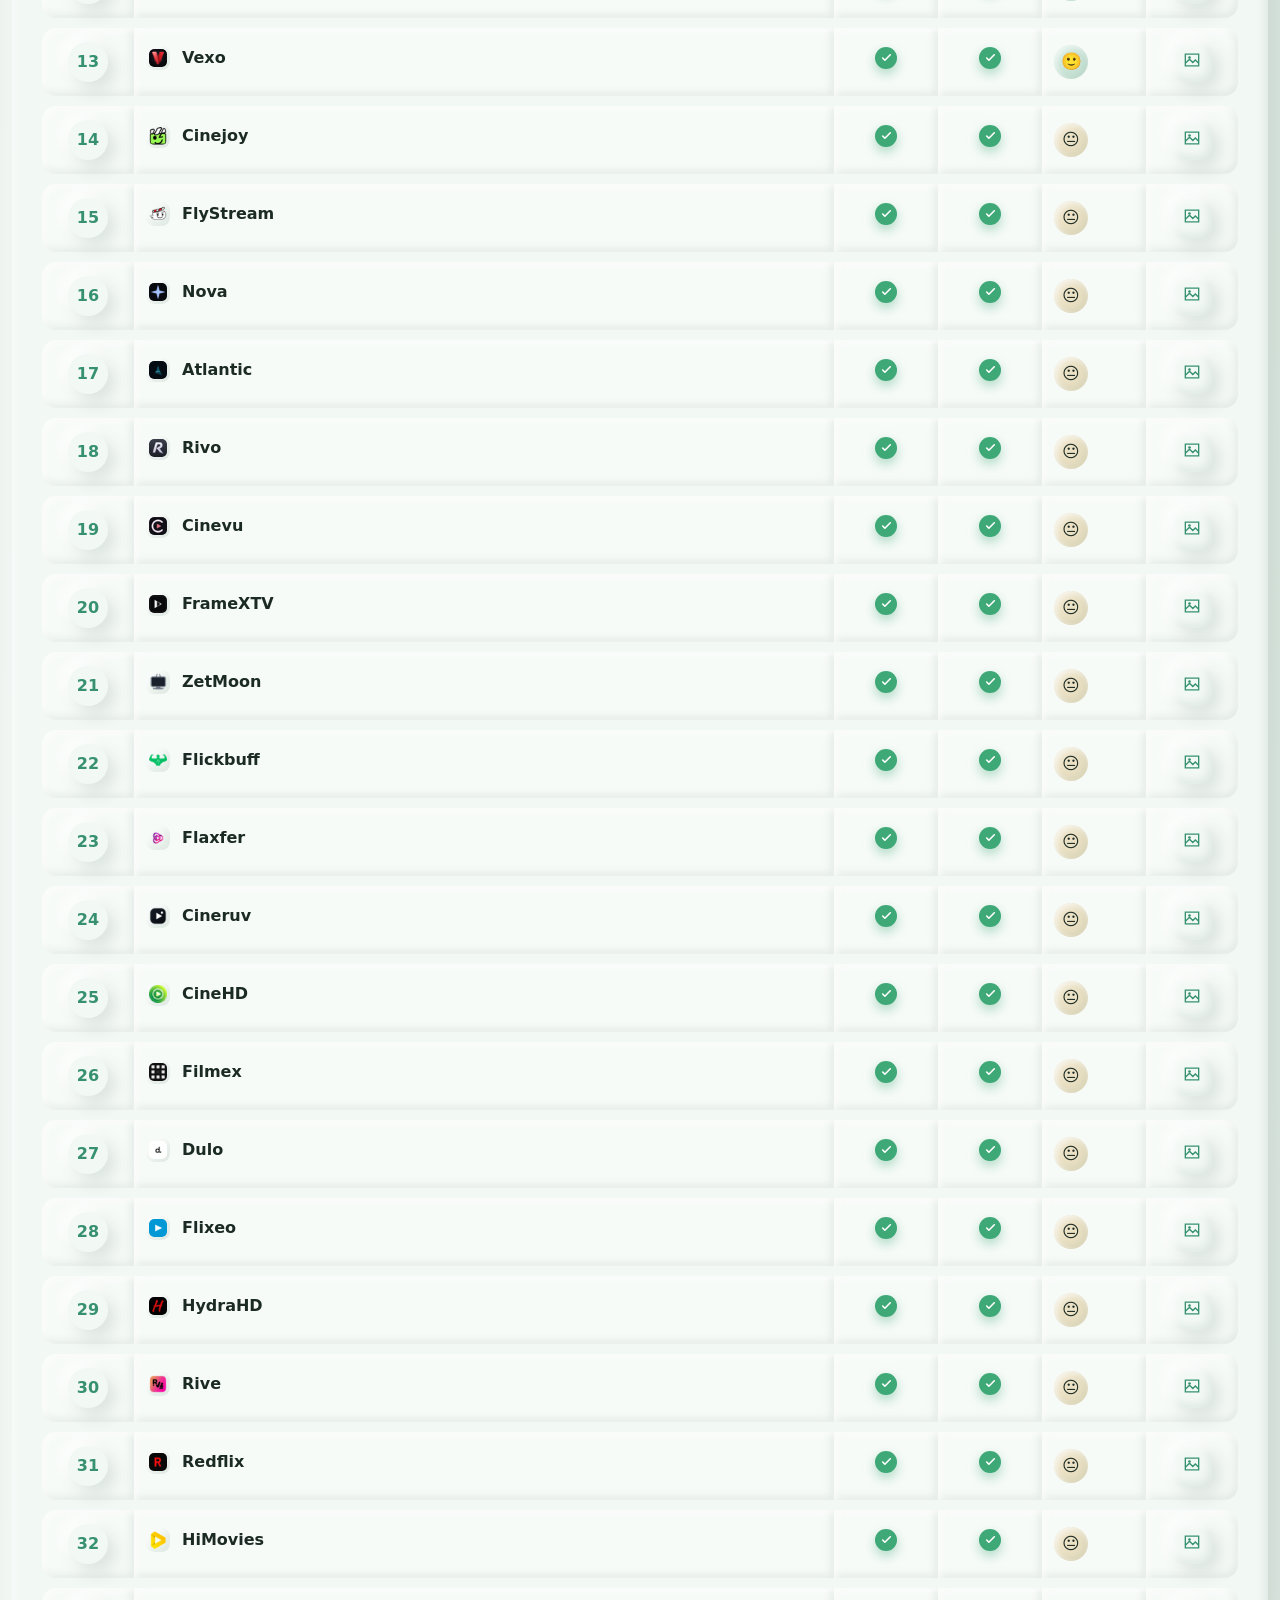
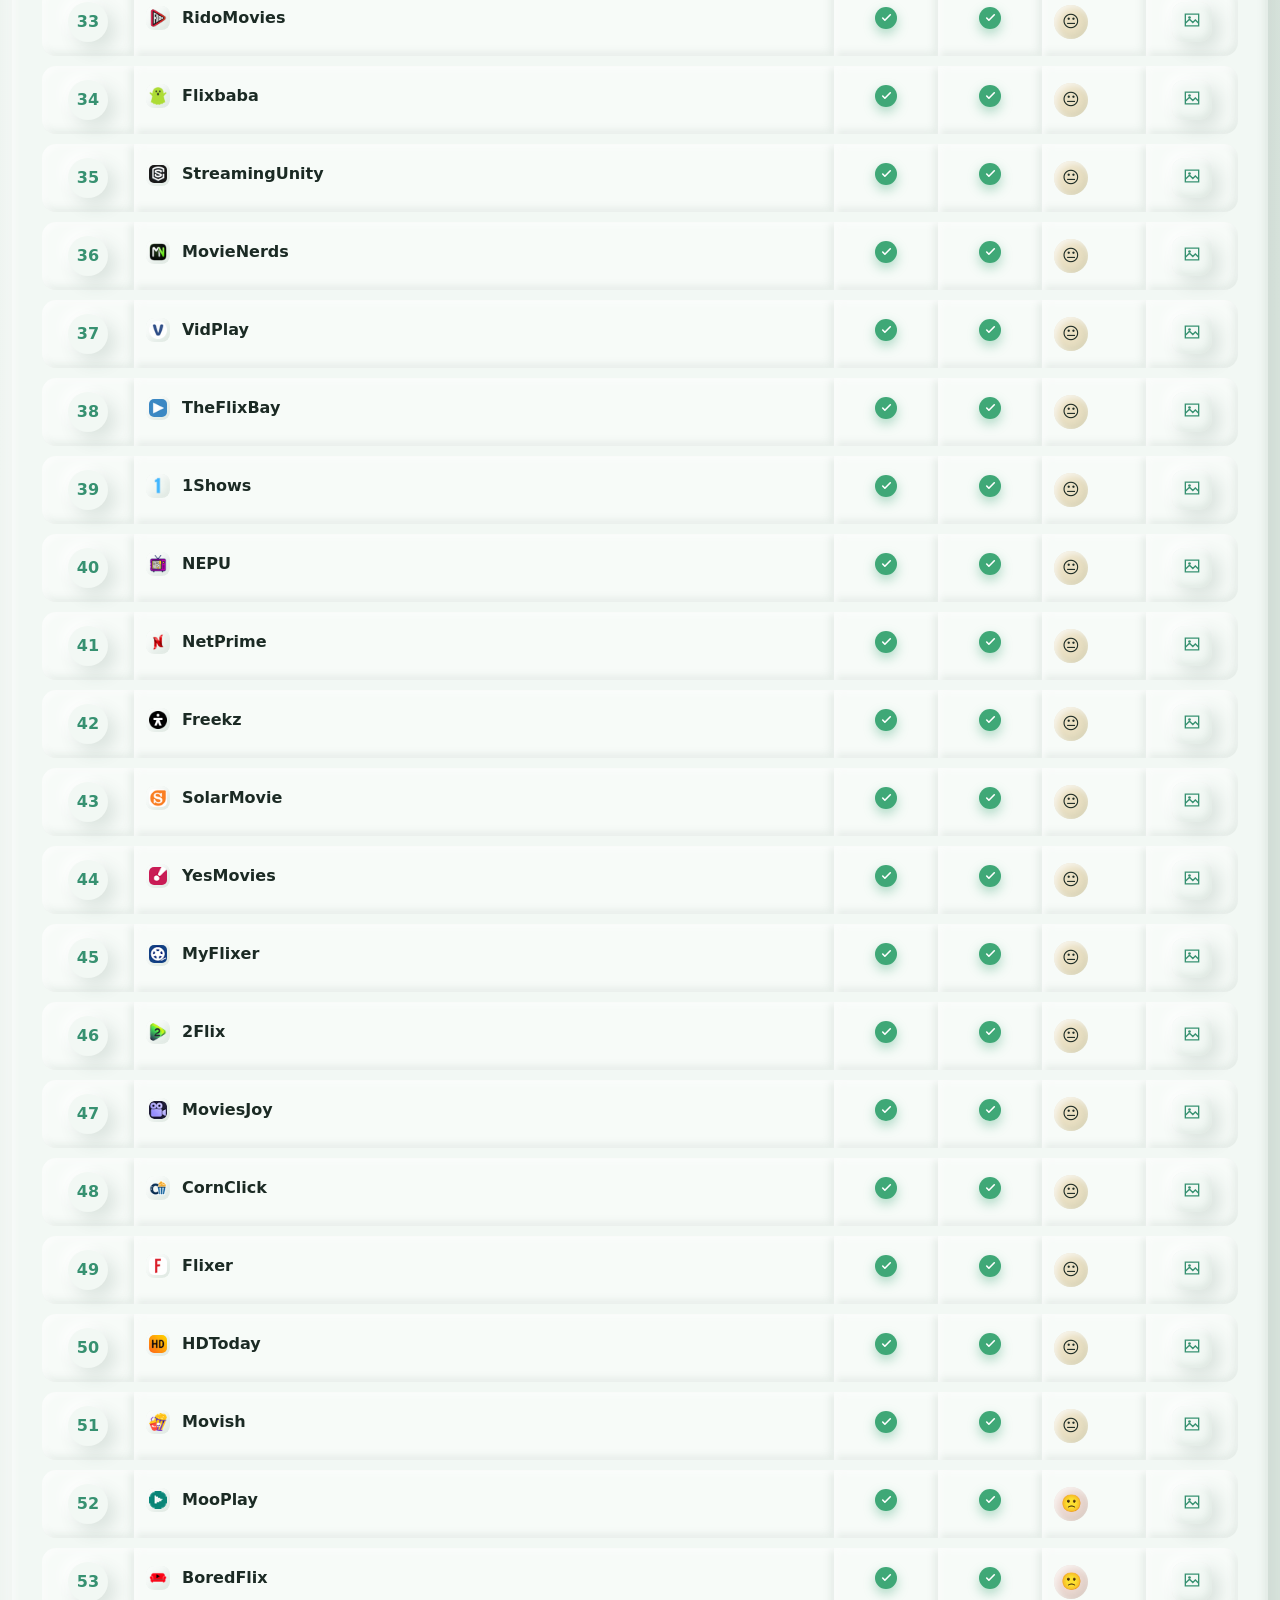
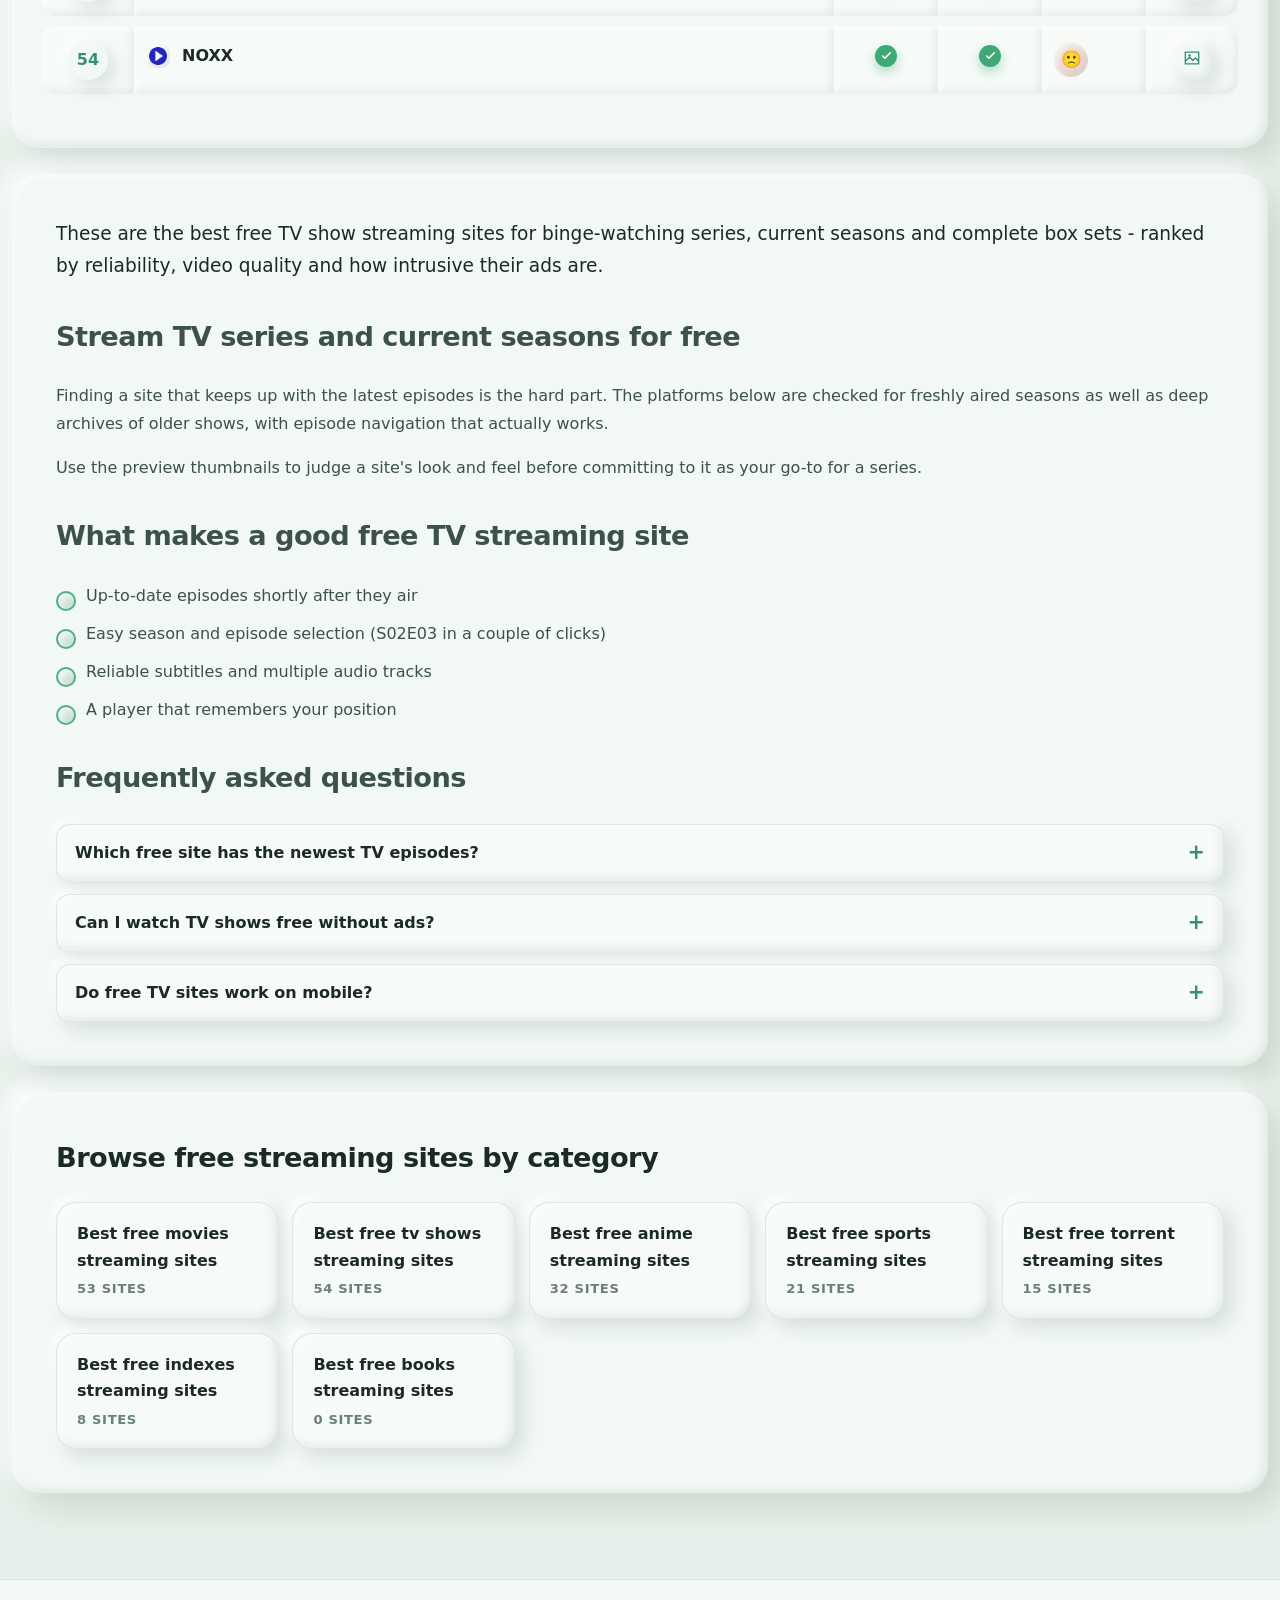
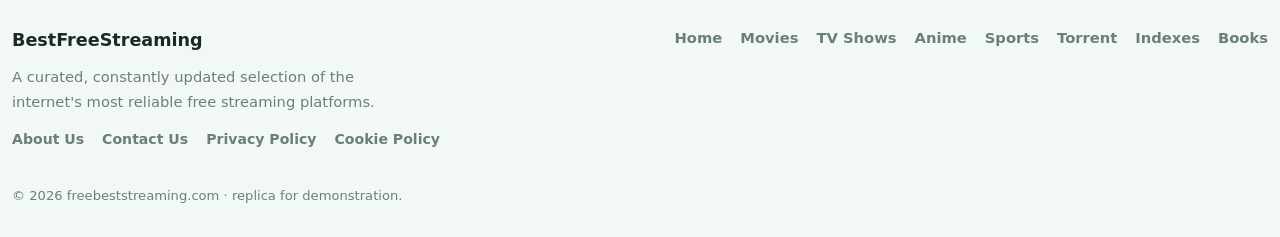
<file: tv-shows.html>
<!DOCTYPE html>
<html lang="en" data-theme="light">
<head>
<meta charset="utf-8" />
<meta name="viewport" content="width=device-width, initial-scale=1.0" />
<title>Best Free TV Show Streaming Sites (2026) - Watch Series Online Free</title>
<meta name="description" content="The best free TV show streaming sites for 2026. Stream current seasons, complete series and box sets online free - reviewed and ad-scored." />
<meta name="keywords" content="free tv show streaming sites, watch tv shows online free, free series streaming, best free tv sites 2026" />
<link rel="canonical" href="https://www.freebeststreaming.com/tv-shows.html" />
<meta name="theme-color" content="#e9f1ec" media="(prefers-color-scheme: light)" />
<meta name="theme-color" content="#101613" media="(prefers-color-scheme: dark)" />
<meta name="robots" content="index, follow, max-image-preview:large, max-snippet:-1, max-video-preview:-1" />
<meta name="googlebot" content="index, follow, max-image-preview:large, max-snippet:-1, max-video-preview:-1" />
<meta property="og:type" content="website" />
<meta property="og:site_name" content="freebeststreaming.com" />
<meta property="og:locale" content="en_US" />
<meta property="og:title" content="Best Free TV Show Streaming Sites (2026) - Watch Series Online Free" />
<meta property="og:description" content="The best free TV show streaming sites for 2026. Stream current seasons, complete series and box sets online free - reviewed and ad-scored." />
<meta property="og:url" content="https://www.freebeststreaming.com/tv-shows.html" />
<meta property="og:image" content="https://www.freebeststreaming.com/img/og-default.png" />
<meta property="og:image:width" content="1200" />
<meta property="og:image:height" content="630" />
<meta property="og:image:alt" content="freebeststreaming.com - best free streaming sites 2026" />
<meta name="twitter:card" content="summary_large_image" />
<meta name="twitter:title" content="Best Free TV Show Streaming Sites (2026) - Watch Series Online Free" />
<meta name="twitter:description" content="The best free TV show streaming sites for 2026. Stream current seasons, complete series and box sets online free - reviewed and ad-scored." />
<meta name="twitter:image" content="https://www.freebeststreaming.com/img/og-default.png" />
<link rel="icon" href="favicon.svg" type="image/svg+xml" />
<link rel="preconnect" href="https://www.freebeststreaming.com" />
<link rel="stylesheet" href="css/site.css" />
<script type="application/ld+json">{"@context":"https://schema.org","@graph":[{"@type":"WebSite","@id":"https://www.freebeststreaming.com/#website","url":"https://www.freebeststreaming.com","name":"freebeststreaming.com","description":"Hand-checked directory of the best free streaming sites for movies, TV shows, anime, sports, torrents and books.","inLanguage":"en","potentialAction":{"@type":"SearchAction","target":{"@type":"EntryPoint","urlTemplate":"https://www.freebeststreaming.com/Home/Category?key={search_term_string}"},"query-input":"required name=search_term_string"}},{"@type":"Organization","@id":"https://www.freebeststreaming.com/#organization","name":"freebeststreaming.com","url":"https://www.freebeststreaming.com","logo":{"@type":"ImageObject","url":"https://www.freebeststreaming.com/img/og-default.png"}}]}</script>
<script>
(function () { try { var stored = localStorage.getItem("bfs-theme"); var prefersDark = window.matchMedia("(prefers-color-scheme: dark)").matches; document.documentElement.setAttribute("data-theme", stored || (prefersDark ? "dark" : "light")); } catch (e) { } })();
</script>
</head>
<body>
<div class="bg-blobs" aria-hidden="true"></div>
<header class="site-header">
  <div class="container">
    <a href="index.html" class="logo-brand">
      <svg xmlns="http://www.w3.org/2000/svg" viewBox="0 0 16 16" aria-hidden="true">
        <defs><linearGradient id="grad1" x1="0%" y1="100%" x2="100%" y2="0%"><stop offset="0" stop-color="#62c89e" /><stop offset="1" stop-color="#f4a96e" /></linearGradient></defs>
        <circle fill="url(#grad1)" cx="8" cy="8" r="8" />
        <path fill="#0f1d18" d="m10.3 7.5c0.3 0.2 0.3 0.8 0 1l-3.4 2.4c-0.4 0.3-0.9 0-0.9-0.5v-4.8c0-0.5 0.5-0.8 0.9-0.5z" />
      </svg>
      <span>BestFreeStreaming</span>
    </a>
    <div class="header-actions">
      <button type="button" class="theme-toggle" id="themeToggle" aria-label="Toggle dark mode" title="Toggle dark mode">
        <svg class="icon-sun" viewBox="0 0 24 24" aria-hidden="true"><circle cx="12" cy="12" r="4.5"/><path d="M12 2v3M12 19v3M2 12h3M19 12h3M4.6 4.6l2.1 2.1M17.3 17.3l2.1 2.1M19.4 4.6l-2.1 2.1M6.7 17.3l-2.1 2.1"/></svg>
        <svg class="icon-moon" viewBox="0 0 24 24" aria-hidden="true"><path d="M21 12.8A8.5 8.5 0 1 1 11.2 3a7 7 0 0 0 9.8 9.8z"/></svg>
      </button>
      <nav class="site-nav" aria-label="Main navigation">
        <a href="index.html">Home</a>
        <a href="movies.html">Movies</a>
<a href="tv-shows.html">TV Shows</a>
<a href="anime.html">Anime</a>
<a href="sports.html">Sports</a>
<a href="torrent.html">Torrent</a>
<a href="indexes.html">Indexes</a>
<a href="books.html">Books</a>
      </nav>
    </div>
  </div>
</header>
<main class="container">
<nav class="breadcrumb" aria-label="Breadcrumb"><a href="index.html">Home</a><span aria-hidden="true">/</span><span aria-current="page">TV Shows</span></nav><section class="hero"><span class="hero-badge">Updated 06 Nov 2026</span><h1>Best free tv shows streaming sites <span class="accent">(2026)</span></h1><p class="hero-lead">These are the best free TV show streaming sites for binge-watching series, current seasons and complete box sets - ranked by reliability, video quality and how intrusive their ads are.</p></section><section class="panel table-panel"><h2 class="section-title">Best tv shows sites</h2><div class="table-scroll"><table class="sites-table"><thead><tr><th class="col-rank">Rank</th><th class="col-site">Site</th><th class="col-flag">Movies</th><th class="col-flag">TV Shows</th><th class="col-flag">Ad-Score</th><th class="col-preview">Preview</th></tr></thead><tbody><tr class="site-row"><td class="col-rank"><span class="rank-badge">1</span></td><td class="col-site"><a class="site-link" href="https://bingebang.st" target="_blank" rel="noopener"><img class="site-favicon" src="data/images/favicons/af01254908668efa8808455d19ac38ab736477f92a2941e06f73a767b9f5a046.png" width="24" height="24" alt="" loading="lazy" /><span class="site-name">BingeBang</span></a></td><td class="col-flag"><span class="check" aria-label="Available"></span></td><td class="col-flag"><span class="check" aria-label="Available"></span></td><td class="col-flag"><span class="adscore-pill adscore-good" title="Pop ads are not detected"><span class="face"></span></span></td><td class="col-preview"><button type="button" class="preview-btn" data-preview="preview-0-TV Shows" aria-expanded="false" aria-controls="preview-0-TV Shows" title="Show preview of BingeBang"><svg viewBox="0 0 24 24" aria-hidden="true"><path d="M4 5h16v14H4z" fill="none" stroke="currentColor" stroke-width="1.6"/><path d="m4 16 5-5 4 4 3-3 4 4" fill="none" stroke="currentColor" stroke-width="1.6"/><circle cx="9" cy="9" r="1.6" fill="currentColor"/></svg></button></td></tr><tr class="preview-row" id="preview-0-TV Shows" hidden><td colspan="6"><a href="https://bingebang.st" target="_blank" rel="noopener" class="preview-wrap" title="Visit BingeBang (opens in new tab)"><img src="data/images/thumbs/facea32bdb29c300ee0beabd2760caeb2dc75d1ec3197ee7e5844b747e96c05b.webp" loading="lazy" alt="Screenshot of BingeBang" /></a></td></tr><tr class="site-row"><td class="col-rank"><span class="rank-badge">2</span></td><td class="col-site"><a class="site-link" href="https://zoechip.bz/home" target="_blank" rel="noopener"><img class="site-favicon" src="data/images/favicons/bcd72af09845214bd2c79aa3ad60e53dd7c9045f4abac37343e5c62a6d9fe179.png" width="24" height="24" alt="" loading="lazy" /><span class="site-name">Zoechip</span></a></td><td class="col-flag"><span class="check" aria-label="Available"></span></td><td class="col-flag"><span class="check" aria-label="Available"></span></td><td class="col-flag"><span class="adscore-pill adscore-good" title="Pop ads are not detected"><span class="face"></span></span></td><td class="col-preview"><button type="button" class="preview-btn" data-preview="preview-1-TV Shows" aria-expanded="false" aria-controls="preview-1-TV Shows" title="Show preview of Zoechip"><svg viewBox="0 0 24 24" aria-hidden="true"><path d="M4 5h16v14H4z" fill="none" stroke="currentColor" stroke-width="1.6"/><path d="m4 16 5-5 4 4 3-3 4 4" fill="none" stroke="currentColor" stroke-width="1.6"/><circle cx="9" cy="9" r="1.6" fill="currentColor"/></svg></button></td></tr><tr class="preview-row" id="preview-1-TV Shows" hidden><td colspan="6"><a href="https://zoechip.bz/home" target="_blank" rel="noopener" class="preview-wrap" title="Visit Zoechip (opens in new tab)"><img src="data/images/thumbs/8b6ab0783de24810ace349822952e09fee6624203f5d374fa1c5a9a1a7bcb1b7.webp" loading="lazy" alt="Screenshot of Zoechip" /></a></td></tr><tr class="site-row"><td class="col-rank"><span class="rank-badge">3</span></td><td class="col-site"><a class="site-link" href="https://nexa.mov" target="_blank" rel="noopener"><img class="site-favicon" src="data/images/favicons/3e8ccf5a6e038c0c9d5b5de16b716a72ea8f23bb8b8f5ecef5ac006cc767201f.png" width="24" height="24" alt="" loading="lazy" /><span class="site-name">Nexa</span></a></td><td class="col-flag"><span class="check" aria-label="Available"></span></td><td class="col-flag"><span class="check" aria-label="Available"></span></td><td class="col-flag"><span class="adscore-pill adscore-good" title="Pop ads are not detected"><span class="face"></span></span></td><td class="col-preview"><button type="button" class="preview-btn" data-preview="preview-2-TV Shows" aria-expanded="false" aria-controls="preview-2-TV Shows" title="Show preview of Nexa"><svg viewBox="0 0 24 24" aria-hidden="true"><path d="M4 5h16v14H4z" fill="none" stroke="currentColor" stroke-width="1.6"/><path d="m4 16 5-5 4 4 3-3 4 4" fill="none" stroke="currentColor" stroke-width="1.6"/><circle cx="9" cy="9" r="1.6" fill="currentColor"/></svg></button></td></tr><tr class="preview-row" id="preview-2-TV Shows" hidden><td colspan="6"><a href="https://nexa.mov" target="_blank" rel="noopener" class="preview-wrap" title="Visit Nexa (opens in new tab)"><img src="data/images/thumbs/55cc0f2b345cf06243da4008570946dbf206f6685e86e42376aa56b503e52b13.webp" loading="lazy" alt="Screenshot of Nexa" /></a></td></tr><tr class="site-row"><td class="col-rank"><span class="rank-badge">4</span></td><td class="col-site"><a class="site-link" href="https://watched.cx/home" target="_blank" rel="noopener"><img class="site-favicon" src="data/images/favicons/15e6fa27de65ed3e341e323869e7991513ba6b85468f4043d3410c214ce10ddf.png" width="24" height="24" alt="" loading="lazy" /><span class="site-name">Watched</span><span class="new-badge">NEW</span></a></td><td class="col-flag"><span class="check" aria-label="Available"></span></td><td class="col-flag"><span class="check" aria-label="Available"></span></td><td class="col-flag"><span class="adscore-pill adscore-good" title="Pop ads are not detected"><span class="face"></span></span></td><td class="col-preview"><button type="button" class="preview-btn" data-preview="preview-3-TV Shows" aria-expanded="false" aria-controls="preview-3-TV Shows" title="Show preview of Watched"><svg viewBox="0 0 24 24" aria-hidden="true"><path d="M4 5h16v14H4z" fill="none" stroke="currentColor" stroke-width="1.6"/><path d="m4 16 5-5 4 4 3-3 4 4" fill="none" stroke="currentColor" stroke-width="1.6"/><circle cx="9" cy="9" r="1.6" fill="currentColor"/></svg></button></td></tr><tr class="preview-row" id="preview-3-TV Shows" hidden><td colspan="6"><a href="https://watched.cx/home" target="_blank" rel="noopener" class="preview-wrap" title="Visit Watched (opens in new tab)"><img src="data/images/thumbs/23feef184871e8dda354232d3e6a2e675488aa07ddcfde79c10542d33294459c.webp" loading="lazy" alt="Screenshot of Watched" /></a></td></tr><tr class="site-row"><td class="col-rank"><span class="rank-badge">5</span></td><td class="col-site"><a class="site-link" href="https://cinebros.net" target="_blank" rel="noopener"><img class="site-favicon" src="data/images/favicons/8d9d1334f31edf94c2838bcd294e3d549f3dab57177260c682e4f672d8bc4844.png" width="24" height="24" alt="" loading="lazy" /><span class="site-name">CineBros</span></a></td><td class="col-flag"><span class="check" aria-label="Available"></span></td><td class="col-flag"><span class="check" aria-label="Available"></span></td><td class="col-flag"><span class="adscore-pill adscore-good" title="Pop ads are not detected"><span class="face"></span></span></td><td class="col-preview"><button type="button" class="preview-btn" data-preview="preview-4-TV Shows" aria-expanded="false" aria-controls="preview-4-TV Shows" title="Show preview of CineBros"><svg viewBox="0 0 24 24" aria-hidden="true"><path d="M4 5h16v14H4z" fill="none" stroke="currentColor" stroke-width="1.6"/><path d="m4 16 5-5 4 4 3-3 4 4" fill="none" stroke="currentColor" stroke-width="1.6"/><circle cx="9" cy="9" r="1.6" fill="currentColor"/></svg></button></td></tr><tr class="preview-row" id="preview-4-TV Shows" hidden><td colspan="6"><a href="https://cinebros.net" target="_blank" rel="noopener" class="preview-wrap" title="Visit CineBros (opens in new tab)"><img src="data/images/thumbs/5cd1a2b88d7446e4e70ebe163a90de1ac6f99d7ab3490b6aad296977e17ddc51.webp" loading="lazy" alt="Screenshot of CineBros" /></a></td></tr><tr class="site-row"><td class="col-rank"><span class="rank-badge">6</span></td><td class="col-site"><a class="site-link" href="https://allflix.org" target="_blank" rel="noopener"><img class="site-favicon" src="data/images/favicons/53142ff24a7fd1907b6b936aab350ff9e9995e2bca040cf9fb746a257547e74f.png" width="24" height="24" alt="" loading="lazy" /><span class="site-name">AllFlix</span></a></td><td class="col-flag"><span class="check" aria-label="Available"></span></td><td class="col-flag"><span class="check" aria-label="Available"></span></td><td class="col-flag"><span class="adscore-pill adscore-good" title="Pop ads are not detected"><span class="face"></span></span></td><td class="col-preview"><button type="button" class="preview-btn" data-preview="preview-5-TV Shows" aria-expanded="false" aria-controls="preview-5-TV Shows" title="Show preview of AllFlix"><svg viewBox="0 0 24 24" aria-hidden="true"><path d="M4 5h16v14H4z" fill="none" stroke="currentColor" stroke-width="1.6"/><path d="m4 16 5-5 4 4 3-3 4 4" fill="none" stroke="currentColor" stroke-width="1.6"/><circle cx="9" cy="9" r="1.6" fill="currentColor"/></svg></button></td></tr><tr class="preview-row" id="preview-5-TV Shows" hidden><td colspan="6"><a href="https://allflix.org" target="_blank" rel="noopener" class="preview-wrap" title="Visit AllFlix (opens in new tab)"><img src="data/images/thumbs/0a4941472ebb4bd7544263bcf415fbb70f9150be07ab0708331a620f5ba662dc.webp" loading="lazy" alt="Screenshot of AllFlix" /></a></td></tr><tr class="site-row"><td class="col-rank"><span class="rank-badge">7</span></td><td class="col-site"><a class="site-link" href="https://fprime.at" target="_blank" rel="noopener"><img class="site-favicon" src="data/images/favicons/b951bb1b822a454266ee99582e89d39c44e704d7ef3f27a3053d759727d2b78c.png" width="24" height="24" alt="" loading="lazy" /><span class="site-name">Fprime</span></a></td><td class="col-flag"><span class="check" aria-label="Available"></span></td><td class="col-flag"><span class="check" aria-label="Available"></span></td><td class="col-flag"><span class="adscore-pill adscore-good" title="Pop ads are not detected"><span class="face"></span></span></td><td class="col-preview"><button type="button" class="preview-btn" data-preview="preview-6-TV Shows" aria-expanded="false" aria-controls="preview-6-TV Shows" title="Show preview of Fprime"><svg viewBox="0 0 24 24" aria-hidden="true"><path d="M4 5h16v14H4z" fill="none" stroke="currentColor" stroke-width="1.6"/><path d="m4 16 5-5 4 4 3-3 4 4" fill="none" stroke="currentColor" stroke-width="1.6"/><circle cx="9" cy="9" r="1.6" fill="currentColor"/></svg></button></td></tr><tr class="preview-row" id="preview-6-TV Shows" hidden><td colspan="6"><a href="https://fprime.at" target="_blank" rel="noopener" class="preview-wrap" title="Visit Fprime (opens in new tab)"><img src="data/images/thumbs/930a178fcb351ed5f6927d43b4d271c4ddae25dc463c9936396dc17f927b1535.webp" loading="lazy" alt="Screenshot of Fprime" /></a></td></tr><tr class="site-row"><td class="col-rank"><span class="rank-badge">8</span></td><td class="col-site"><a class="site-link" href="https://flaxjoy.app" target="_blank" rel="noopener"><img class="site-favicon" src="data/images/favicons/399972a7ec79d761c2cf4f0a481cc113a2bed8809707efb99221b87ecf593bd4.png" width="24" height="24" alt="" loading="lazy" /><span class="site-name">FlaxJoy</span></a></td><td class="col-flag"><span class="check" aria-label="Available"></span></td><td class="col-flag"><span class="check" aria-label="Available"></span></td><td class="col-flag"><span class="adscore-pill adscore-good" title="Pop ads are not detected"><span class="face"></span></span></td><td class="col-preview"><button type="button" class="preview-btn" data-preview="preview-7-TV Shows" aria-expanded="false" aria-controls="preview-7-TV Shows" title="Show preview of FlaxJoy"><svg viewBox="0 0 24 24" aria-hidden="true"><path d="M4 5h16v14H4z" fill="none" stroke="currentColor" stroke-width="1.6"/><path d="m4 16 5-5 4 4 3-3 4 4" fill="none" stroke="currentColor" stroke-width="1.6"/><circle cx="9" cy="9" r="1.6" fill="currentColor"/></svg></button></td></tr><tr class="preview-row" id="preview-7-TV Shows" hidden><td colspan="6"><a href="https://flaxjoy.app" target="_blank" rel="noopener" class="preview-wrap" title="Visit FlaxJoy (opens in new tab)"><img src="data/images/thumbs/f5dd3e86e3bf838d3db6ef2aeec3746891193c4ff3cab4f76f38c5e205bb62f9.webp" loading="lazy" alt="Screenshot of FlaxJoy" /></a></td></tr><tr class="site-row"><td class="col-rank"><span class="rank-badge">9</span></td><td class="col-site"><a class="site-link" href="https://zenox.lol" target="_blank" rel="noopener"><img class="site-favicon" src="data/images/favicons/0ec51ea1fd03c35eb745dd315ee722cadece66e18a357c735008c8292960fcb3.png" width="24" height="24" alt="" loading="lazy" /><span class="site-name">Zenox</span></a></td><td class="col-flag"><span class="check" aria-label="Available"></span></td><td class="col-flag"><span class="check" aria-label="Available"></span></td><td class="col-flag"><span class="adscore-pill adscore-good" title="Pop ads are not detected"><span class="face"></span></span></td><td class="col-preview"><button type="button" class="preview-btn" data-preview="preview-8-TV Shows" aria-expanded="false" aria-controls="preview-8-TV Shows" title="Show preview of Zenox"><svg viewBox="0 0 24 24" aria-hidden="true"><path d="M4 5h16v14H4z" fill="none" stroke="currentColor" stroke-width="1.6"/><path d="m4 16 5-5 4 4 3-3 4 4" fill="none" stroke="currentColor" stroke-width="1.6"/><circle cx="9" cy="9" r="1.6" fill="currentColor"/></svg></button></td></tr><tr class="preview-row" id="preview-8-TV Shows" hidden><td colspan="6"><a href="https://zenox.lol" target="_blank" rel="noopener" class="preview-wrap" title="Visit Zenox (opens in new tab)"><img src="data/images/thumbs/67b7c45c34fa04d4361a4ba3e3fcfe8da723c80550facac87d165030ae83a167.webp" loading="lazy" alt="Screenshot of Zenox" /></a></td></tr><tr class="site-row"><td class="col-rank"><span class="rank-badge">10</span></td><td class="col-site"><a class="site-link" href="https://reelix.ac" target="_blank" rel="noopener"><img class="site-favicon" src="data/images/favicons/a8a0b000d01c91310d8fbb73019b25871f6e6ddcfe883d6320a34b544f96f2b0.png" width="24" height="24" alt="" loading="lazy" /><span class="site-name">Reelix</span></a></td><td class="col-flag"><span class="check" aria-label="Available"></span></td><td class="col-flag"><span class="check" aria-label="Available"></span></td><td class="col-flag"><span class="adscore-pill adscore-good" title="Pop ads are not detected"><span class="face"></span></span></td><td class="col-preview"><button type="button" class="preview-btn" data-preview="preview-9-TV Shows" aria-expanded="false" aria-controls="preview-9-TV Shows" title="Show preview of Reelix"><svg viewBox="0 0 24 24" aria-hidden="true"><path d="M4 5h16v14H4z" fill="none" stroke="currentColor" stroke-width="1.6"/><path d="m4 16 5-5 4 4 3-3 4 4" fill="none" stroke="currentColor" stroke-width="1.6"/><circle cx="9" cy="9" r="1.6" fill="currentColor"/></svg></button></td></tr><tr class="preview-row" id="preview-9-TV Shows" hidden><td colspan="6"><a href="https://reelix.ac" target="_blank" rel="noopener" class="preview-wrap" title="Visit Reelix (opens in new tab)"><img src="data/images/thumbs/b0079c69046a2843a658ba4d826756552cc62c99cad38fd6c3d40af87c39471e.webp" loading="lazy" alt="Screenshot of Reelix" /></a></td></tr><tr class="site-row"><td class="col-rank"><span class="rank-badge">11</span></td><td class="col-site"><a class="site-link" href="https://zxcstream.com" target="_blank" rel="noopener"><img class="site-favicon" src="data/images/favicons/808c91a1a293f73ac2c7fb378fea5916cb02ef1e01add81c347d2ae595c76454.png" width="24" height="24" alt="" loading="lazy" /><span class="site-name">ZXCStream</span></a></td><td class="col-flag"><span class="check" aria-label="Available"></span></td><td class="col-flag"><span class="check" aria-label="Available"></span></td><td class="col-flag"><span class="adscore-pill adscore-good" title="Pop ads are not detected"><span class="face"></span></span></td><td class="col-preview"><button type="button" class="preview-btn" data-preview="preview-10-TV Shows" aria-expanded="false" aria-controls="preview-10-TV Shows" title="Show preview of ZXCStream"><svg viewBox="0 0 24 24" aria-hidden="true"><path d="M4 5h16v14H4z" fill="none" stroke="currentColor" stroke-width="1.6"/><path d="m4 16 5-5 4 4 3-3 4 4" fill="none" stroke="currentColor" stroke-width="1.6"/><circle cx="9" cy="9" r="1.6" fill="currentColor"/></svg></button></td></tr><tr class="preview-row" id="preview-10-TV Shows" hidden><td colspan="6"><a href="https://zxcstream.com" target="_blank" rel="noopener" class="preview-wrap" title="Visit ZXCStream (opens in new tab)"><img src="data/images/thumbs/b91ed141e7aeef1772234ce82ca407f49973522a1ac5b92ea1987135db740986.webp" loading="lazy" alt="Screenshot of ZXCStream" /></a></td></tr><tr class="site-row"><td class="col-rank"><span class="rank-badge">12</span></td><td class="col-site"><a class="site-link" href="https://moviepal.live" target="_blank" rel="noopener"><img class="site-favicon" src="data/images/favicons/66ab4ca796ed66c5bd36fde3196930e8bcc1b460c77de5b216def91e4c0738d5.png" width="24" height="24" alt="" loading="lazy" /><span class="site-name">MoviePal</span></a></td><td class="col-flag"><span class="check" aria-label="Available"></span></td><td class="col-flag"><span class="check" aria-label="Available"></span></td><td class="col-flag"><span class="adscore-pill adscore-good" title="Pop ads are not detected"><span class="face"></span></span></td><td class="col-preview"><button type="button" class="preview-btn" data-preview="preview-11-TV Shows" aria-expanded="false" aria-controls="preview-11-TV Shows" title="Show preview of MoviePal"><svg viewBox="0 0 24 24" aria-hidden="true"><path d="M4 5h16v14H4z" fill="none" stroke="currentColor" stroke-width="1.6"/><path d="m4 16 5-5 4 4 3-3 4 4" fill="none" stroke="currentColor" stroke-width="1.6"/><circle cx="9" cy="9" r="1.6" fill="currentColor"/></svg></button></td></tr><tr class="preview-row" id="preview-11-TV Shows" hidden><td colspan="6"><a href="https://moviepal.live" target="_blank" rel="noopener" class="preview-wrap" title="Visit MoviePal (opens in new tab)"><img src="data/images/thumbs/307af31ab64231109966fe0f4cf6941d26d60c71fa5a4adc6f7334a56e57e3f9.webp" loading="lazy" alt="Screenshot of MoviePal" /></a></td></tr><tr class="site-row"><td class="col-rank"><span class="rank-badge">13</span></td><td class="col-site"><a class="site-link" href="https://vexo.surf" target="_blank" rel="noopener"><img class="site-favicon" src="data/images/favicons/8fb822a4fc1b1c16613f968916afdfb62cebce9724ea0a1ca4b6ab9d7f6d1978.png" width="24" height="24" alt="" loading="lazy" /><span class="site-name">Vexo</span></a></td><td class="col-flag"><span class="check" aria-label="Available"></span></td><td class="col-flag"><span class="check" aria-label="Available"></span></td><td class="col-flag"><span class="adscore-pill adscore-good" title="Pop ads are not detected"><span class="face"></span></span></td><td class="col-preview"><button type="button" class="preview-btn" data-preview="preview-12-TV Shows" aria-expanded="false" aria-controls="preview-12-TV Shows" title="Show preview of Vexo"><svg viewBox="0 0 24 24" aria-hidden="true"><path d="M4 5h16v14H4z" fill="none" stroke="currentColor" stroke-width="1.6"/><path d="m4 16 5-5 4 4 3-3 4 4" fill="none" stroke="currentColor" stroke-width="1.6"/><circle cx="9" cy="9" r="1.6" fill="currentColor"/></svg></button></td></tr><tr class="preview-row" id="preview-12-TV Shows" hidden><td colspan="6"><a href="https://vexo.surf" target="_blank" rel="noopener" class="preview-wrap" title="Visit Vexo (opens in new tab)"><img src="data/images/thumbs/3d0f92df3da2d1ff2401a1de377e8af6447a82bdf1e8b1c4b88c2f624a730a8b.webp" loading="lazy" alt="Screenshot of Vexo" /></a></td></tr><tr class="site-row"><td class="col-rank"><span class="rank-badge">14</span></td><td class="col-site"><a class="site-link" href="https://cinejoy.pk" target="_blank" rel="noopener"><img class="site-favicon" src="data/images/favicons/f8c5ff7f8e08edf7747e9eec369d18b4e73bfb4d3f12d218af985c8a2dec3389.png" width="24" height="24" alt="" loading="lazy" /><span class="site-name">Cinejoy</span></a></td><td class="col-flag"><span class="check" aria-label="Available"></span></td><td class="col-flag"><span class="check" aria-label="Available"></span></td><td class="col-flag"><span class="adscore-pill adscore-ok" title="Pop ads are mostly blocked"><span class="face"></span></span></td><td class="col-preview"><button type="button" class="preview-btn" data-preview="preview-13-TV Shows" aria-expanded="false" aria-controls="preview-13-TV Shows" title="Show preview of Cinejoy"><svg viewBox="0 0 24 24" aria-hidden="true"><path d="M4 5h16v14H4z" fill="none" stroke="currentColor" stroke-width="1.6"/><path d="m4 16 5-5 4 4 3-3 4 4" fill="none" stroke="currentColor" stroke-width="1.6"/><circle cx="9" cy="9" r="1.6" fill="currentColor"/></svg></button></td></tr><tr class="preview-row" id="preview-13-TV Shows" hidden><td colspan="6"><a href="https://cinejoy.pk" target="_blank" rel="noopener" class="preview-wrap" title="Visit Cinejoy (opens in new tab)"><img src="data/images/thumbs/4b7ad1e5c66b3fc50141fe61879df1c401c2fc68dd2519cb8a050f417b162364.webp" loading="lazy" alt="Screenshot of Cinejoy" /></a></td></tr><tr class="site-row"><td class="col-rank"><span class="rank-badge">15</span></td><td class="col-site"><a class="site-link" href="https://flystream.net" target="_blank" rel="noopener"><img class="site-favicon" src="data/images/favicons/78b4d849b934e35fc66a2d9f570d0707de54c74b2e42cf29b12ba6e3d3828226.png" width="24" height="24" alt="" loading="lazy" /><span class="site-name">FlyStream</span></a></td><td class="col-flag"><span class="check" aria-label="Available"></span></td><td class="col-flag"><span class="check" aria-label="Available"></span></td><td class="col-flag"><span class="adscore-pill adscore-ok" title="Pop ads are mostly blocked"><span class="face"></span></span></td><td class="col-preview"><button type="button" class="preview-btn" data-preview="preview-14-TV Shows" aria-expanded="false" aria-controls="preview-14-TV Shows" title="Show preview of FlyStream"><svg viewBox="0 0 24 24" aria-hidden="true"><path d="M4 5h16v14H4z" fill="none" stroke="currentColor" stroke-width="1.6"/><path d="m4 16 5-5 4 4 3-3 4 4" fill="none" stroke="currentColor" stroke-width="1.6"/><circle cx="9" cy="9" r="1.6" fill="currentColor"/></svg></button></td></tr><tr class="preview-row" id="preview-14-TV Shows" hidden><td colspan="6"><a href="https://flystream.net" target="_blank" rel="noopener" class="preview-wrap" title="Visit FlyStream (opens in new tab)"><img src="data/images/thumbs/f54cefc1b9d6d48471e57f3c1afe21fc4b5a935523ad2bcce49271689017afa6.webp" loading="lazy" alt="Screenshot of FlyStream" /></a></td></tr><tr class="site-row"><td class="col-rank"><span class="rank-badge">16</span></td><td class="col-site"><a class="site-link" href="https://novahd.cc" target="_blank" rel="noopener"><img class="site-favicon" src="data/images/favicons/8830bdcaaed07fa81332313b16b8f359d441954870991256c9c26c8ab1ebb9a0.png" width="24" height="24" alt="" loading="lazy" /><span class="site-name">Nova</span></a></td><td class="col-flag"><span class="check" aria-label="Available"></span></td><td class="col-flag"><span class="check" aria-label="Available"></span></td><td class="col-flag"><span class="adscore-pill adscore-ok" title="Pop ads are mostly blocked"><span class="face"></span></span></td><td class="col-preview"><button type="button" class="preview-btn" data-preview="preview-15-TV Shows" aria-expanded="false" aria-controls="preview-15-TV Shows" title="Show preview of Nova"><svg viewBox="0 0 24 24" aria-hidden="true"><path d="M4 5h16v14H4z" fill="none" stroke="currentColor" stroke-width="1.6"/><path d="m4 16 5-5 4 4 3-3 4 4" fill="none" stroke="currentColor" stroke-width="1.6"/><circle cx="9" cy="9" r="1.6" fill="currentColor"/></svg></button></td></tr><tr class="preview-row" id="preview-15-TV Shows" hidden><td colspan="6"><a href="https://novahd.cc" target="_blank" rel="noopener" class="preview-wrap" title="Visit Nova (opens in new tab)"><img src="data/images/thumbs/d505e9a09e6e9c38b143a61687d3dc324b0a51f82c655a4a7acd627e60194dc5.webp" loading="lazy" alt="Screenshot of Nova" /></a></td></tr><tr class="site-row"><td class="col-rank"><span class="rank-badge">17</span></td><td class="col-site"><a class="site-link" href="https://atlantic.bz" target="_blank" rel="noopener"><img class="site-favicon" src="data/images/favicons/0f3e428438520297bb48a096e4c05e924395ec10ef53235829356d6e359852a0.png" width="24" height="24" alt="" loading="lazy" /><span class="site-name">Atlantic</span></a></td><td class="col-flag"><span class="check" aria-label="Available"></span></td><td class="col-flag"><span class="check" aria-label="Available"></span></td><td class="col-flag"><span class="adscore-pill adscore-ok" title="Pop ads are mostly blocked"><span class="face"></span></span></td><td class="col-preview"><button type="button" class="preview-btn" data-preview="preview-16-TV Shows" aria-expanded="false" aria-controls="preview-16-TV Shows" title="Show preview of Atlantic"><svg viewBox="0 0 24 24" aria-hidden="true"><path d="M4 5h16v14H4z" fill="none" stroke="currentColor" stroke-width="1.6"/><path d="m4 16 5-5 4 4 3-3 4 4" fill="none" stroke="currentColor" stroke-width="1.6"/><circle cx="9" cy="9" r="1.6" fill="currentColor"/></svg></button></td></tr><tr class="preview-row" id="preview-16-TV Shows" hidden><td colspan="6"><a href="https://atlantic.bz" target="_blank" rel="noopener" class="preview-wrap" title="Visit Atlantic (opens in new tab)"><img src="data/images/thumbs/49c2cb7fe3aebf853e44759cfb36ef511382703ca0bb1da8f207d12dcfbac01d.webp" loading="lazy" alt="Screenshot of Atlantic" /></a></td></tr><tr class="site-row"><td class="col-rank"><span class="rank-badge">18</span></td><td class="col-site"><a class="site-link" href="https://rivo.st" target="_blank" rel="noopener"><img class="site-favicon" src="data/images/favicons/0c138b9cad79592695bf98f18212a2538939b23db04493ba06d56e868565fcad.png" width="24" height="24" alt="" loading="lazy" /><span class="site-name">Rivo</span></a></td><td class="col-flag"><span class="check" aria-label="Available"></span></td><td class="col-flag"><span class="check" aria-label="Available"></span></td><td class="col-flag"><span class="adscore-pill adscore-ok" title="Pop ads are mostly blocked"><span class="face"></span></span></td><td class="col-preview"><button type="button" class="preview-btn" data-preview="preview-17-TV Shows" aria-expanded="false" aria-controls="preview-17-TV Shows" title="Show preview of Rivo"><svg viewBox="0 0 24 24" aria-hidden="true"><path d="M4 5h16v14H4z" fill="none" stroke="currentColor" stroke-width="1.6"/><path d="m4 16 5-5 4 4 3-3 4 4" fill="none" stroke="currentColor" stroke-width="1.6"/><circle cx="9" cy="9" r="1.6" fill="currentColor"/></svg></button></td></tr><tr class="preview-row" id="preview-17-TV Shows" hidden><td colspan="6"><a href="https://rivo.st" target="_blank" rel="noopener" class="preview-wrap" title="Visit Rivo (opens in new tab)"><img src="data/images/thumbs/eff394f6d904b4afe93d8eafdc8790def0087fc1cc1ee9b40e2910e618b3e840.webp" loading="lazy" alt="Screenshot of Rivo" /></a></td></tr><tr class="site-row"><td class="col-rank"><span class="rank-badge">19</span></td><td class="col-site"><a class="site-link" href="https://cinevu.icu" target="_blank" rel="noopener"><img class="site-favicon" src="data/images/favicons/41e7047038bc0d5ecbfaf320315ac9e63367ccd293a21282046a5521f78732e6.png" width="24" height="24" alt="" loading="lazy" /><span class="site-name">Cinevu</span></a></td><td class="col-flag"><span class="check" aria-label="Available"></span></td><td class="col-flag"><span class="check" aria-label="Available"></span></td><td class="col-flag"><span class="adscore-pill adscore-ok" title="Pop ads are mostly blocked"><span class="face"></span></span></td><td class="col-preview"><button type="button" class="preview-btn" data-preview="preview-18-TV Shows" aria-expanded="false" aria-controls="preview-18-TV Shows" title="Show preview of Cinevu"><svg viewBox="0 0 24 24" aria-hidden="true"><path d="M4 5h16v14H4z" fill="none" stroke="currentColor" stroke-width="1.6"/><path d="m4 16 5-5 4 4 3-3 4 4" fill="none" stroke="currentColor" stroke-width="1.6"/><circle cx="9" cy="9" r="1.6" fill="currentColor"/></svg></button></td></tr><tr class="preview-row" id="preview-18-TV Shows" hidden><td colspan="6"><a href="https://cinevu.icu" target="_blank" rel="noopener" class="preview-wrap" title="Visit Cinevu (opens in new tab)"><img src="data/images/thumbs/b08b1febead6bd8858f653367eeb9637d5dea74f31aecbebbddc4910e353711f.webp" loading="lazy" alt="Screenshot of Cinevu" /></a></td></tr><tr class="site-row"><td class="col-rank"><span class="rank-badge">20</span></td><td class="col-site"><a class="site-link" href="https://framextv.xyz" target="_blank" rel="noopener"><img class="site-favicon" src="data/images/favicons/17f9a3cd7fae59f9e054aacb4b25ae12992760dadc7bbe460bb20f454638c661.png" width="24" height="24" alt="" loading="lazy" /><span class="site-name">FrameXTV</span></a></td><td class="col-flag"><span class="check" aria-label="Available"></span></td><td class="col-flag"><span class="check" aria-label="Available"></span></td><td class="col-flag"><span class="adscore-pill adscore-ok" title="Pop ads are mostly blocked"><span class="face"></span></span></td><td class="col-preview"><button type="button" class="preview-btn" data-preview="preview-19-TV Shows" aria-expanded="false" aria-controls="preview-19-TV Shows" title="Show preview of FrameXTV"><svg viewBox="0 0 24 24" aria-hidden="true"><path d="M4 5h16v14H4z" fill="none" stroke="currentColor" stroke-width="1.6"/><path d="m4 16 5-5 4 4 3-3 4 4" fill="none" stroke="currentColor" stroke-width="1.6"/><circle cx="9" cy="9" r="1.6" fill="currentColor"/></svg></button></td></tr><tr class="preview-row" id="preview-19-TV Shows" hidden><td colspan="6"><a href="https://framextv.xyz" target="_blank" rel="noopener" class="preview-wrap" title="Visit FrameXTV (opens in new tab)"><img src="data/images/thumbs/ddee61fd0fc62c97fe7fc14370befbac287ce029212a8f983a8a3327c3e8dcf9.webp" loading="lazy" alt="Screenshot of FrameXTV" /></a></td></tr><tr class="site-row"><td class="col-rank"><span class="rank-badge">21</span></td><td class="col-site"><a class="site-link" href="https://zetmoon.live" target="_blank" rel="noopener"><img class="site-favicon" src="data/images/favicons/cdf88503f14f61e43f0ac5721bfad1331c3cbbdeeed8da50dcf71ddfc4fb0cf4.png" width="24" height="24" alt="" loading="lazy" /><span class="site-name">ZetMoon</span></a></td><td class="col-flag"><span class="check" aria-label="Available"></span></td><td class="col-flag"><span class="check" aria-label="Available"></span></td><td class="col-flag"><span class="adscore-pill adscore-ok" title="Pop ads are mostly blocked"><span class="face"></span></span></td><td class="col-preview"><button type="button" class="preview-btn" data-preview="preview-20-TV Shows" aria-expanded="false" aria-controls="preview-20-TV Shows" title="Show preview of ZetMoon"><svg viewBox="0 0 24 24" aria-hidden="true"><path d="M4 5h16v14H4z" fill="none" stroke="currentColor" stroke-width="1.6"/><path d="m4 16 5-5 4 4 3-3 4 4" fill="none" stroke="currentColor" stroke-width="1.6"/><circle cx="9" cy="9" r="1.6" fill="currentColor"/></svg></button></td></tr><tr class="preview-row" id="preview-20-TV Shows" hidden><td colspan="6"><a href="https://zetmoon.live" target="_blank" rel="noopener" class="preview-wrap" title="Visit ZetMoon (opens in new tab)"><img src="data/images/thumbs/e21709ead7db09cdd26192b715eb57969d0e2dafc6a4c871a1e128ff44245bc8.webp" loading="lazy" alt="Screenshot of ZetMoon" /></a></td></tr><tr class="site-row"><td class="col-rank"><span class="rank-badge">22</span></td><td class="col-site"><a class="site-link" href="https://flickbuff.cc" target="_blank" rel="noopener"><img class="site-favicon" src="data/images/favicons/a1e558da7a48a56db24b67332159add34df457877b134b684f5e21cf73c95b96.png" width="24" height="24" alt="" loading="lazy" /><span class="site-name">Flickbuff</span></a></td><td class="col-flag"><span class="check" aria-label="Available"></span></td><td class="col-flag"><span class="check" aria-label="Available"></span></td><td class="col-flag"><span class="adscore-pill adscore-ok" title="Pop ads are mostly blocked"><span class="face"></span></span></td><td class="col-preview"><button type="button" class="preview-btn" data-preview="preview-21-TV Shows" aria-expanded="false" aria-controls="preview-21-TV Shows" title="Show preview of Flickbuff"><svg viewBox="0 0 24 24" aria-hidden="true"><path d="M4 5h16v14H4z" fill="none" stroke="currentColor" stroke-width="1.6"/><path d="m4 16 5-5 4 4 3-3 4 4" fill="none" stroke="currentColor" stroke-width="1.6"/><circle cx="9" cy="9" r="1.6" fill="currentColor"/></svg></button></td></tr><tr class="preview-row" id="preview-21-TV Shows" hidden><td colspan="6"><a href="https://flickbuff.cc" target="_blank" rel="noopener" class="preview-wrap" title="Visit Flickbuff (opens in new tab)"><img src="data/images/thumbs/62c0d78d3ede6690ec14a31122b1a68e4137e09ea3d36b93da830b18acf315de.webp" loading="lazy" alt="Screenshot of Flickbuff" /></a></td></tr><tr class="site-row"><td class="col-rank"><span class="rank-badge">23</span></td><td class="col-site"><a class="site-link" href="https://flaxfer.lol" target="_blank" rel="noopener"><img class="site-favicon" src="data/images/favicons/ba1f45164ce633043d72d46427c17b7d416a0b4fe44cd13082048a228734b4b5.png" width="24" height="24" alt="" loading="lazy" /><span class="site-name">Flaxfer</span></a></td><td class="col-flag"><span class="check" aria-label="Available"></span></td><td class="col-flag"><span class="check" aria-label="Available"></span></td><td class="col-flag"><span class="adscore-pill adscore-ok" title="Pop ads are mostly blocked"><span class="face"></span></span></td><td class="col-preview"><button type="button" class="preview-btn" data-preview="preview-22-TV Shows" aria-expanded="false" aria-controls="preview-22-TV Shows" title="Show preview of Flaxfer"><svg viewBox="0 0 24 24" aria-hidden="true"><path d="M4 5h16v14H4z" fill="none" stroke="currentColor" stroke-width="1.6"/><path d="m4 16 5-5 4 4 3-3 4 4" fill="none" stroke="currentColor" stroke-width="1.6"/><circle cx="9" cy="9" r="1.6" fill="currentColor"/></svg></button></td></tr><tr class="preview-row" id="preview-22-TV Shows" hidden><td colspan="6"><a href="https://flaxfer.lol" target="_blank" rel="noopener" class="preview-wrap" title="Visit Flaxfer (opens in new tab)"><img src="data/images/thumbs/0ad6fd902069e63f8fec1cbfb34c930d26f54f4d98d2032a896a21f1d2cd1e79.webp" loading="lazy" alt="Screenshot of Flaxfer" /></a></td></tr><tr class="site-row"><td class="col-rank"><span class="rank-badge">24</span></td><td class="col-site"><a class="site-link" href="https://cineruv.website" target="_blank" rel="noopener"><img class="site-favicon" src="data/images/favicons/ec5faa81df46961185462b4c9891d858254c733eca09bdc9614e7f4f16a9bae4.png" width="24" height="24" alt="" loading="lazy" /><span class="site-name">Cineruv</span></a></td><td class="col-flag"><span class="check" aria-label="Available"></span></td><td class="col-flag"><span class="check" aria-label="Available"></span></td><td class="col-flag"><span class="adscore-pill adscore-ok" title="Pop ads are mostly blocked"><span class="face"></span></span></td><td class="col-preview"><button type="button" class="preview-btn" data-preview="preview-23-TV Shows" aria-expanded="false" aria-controls="preview-23-TV Shows" title="Show preview of Cineruv"><svg viewBox="0 0 24 24" aria-hidden="true"><path d="M4 5h16v14H4z" fill="none" stroke="currentColor" stroke-width="1.6"/><path d="m4 16 5-5 4 4 3-3 4 4" fill="none" stroke="currentColor" stroke-width="1.6"/><circle cx="9" cy="9" r="1.6" fill="currentColor"/></svg></button></td></tr><tr class="preview-row" id="preview-23-TV Shows" hidden><td colspan="6"><a href="https://cineruv.website" target="_blank" rel="noopener" class="preview-wrap" title="Visit Cineruv (opens in new tab)"><img src="data/images/thumbs/921b89bfa79fe4df1ce3959511c597ab457f3fa12011c3ccd7f6afcf4fbfa206.webp" loading="lazy" alt="Screenshot of Cineruv" /></a></td></tr><tr class="site-row"><td class="col-rank"><span class="rank-badge">25</span></td><td class="col-site"><a class="site-link" href="https://cinehd.vc/home" target="_blank" rel="noopener"><img class="site-favicon" src="data/images/favicons/a777fad4413763123415fbba9889823d54d714fd27b8336f571e36b3db248027.png" width="24" height="24" alt="" loading="lazy" /><span class="site-name">CineHD</span></a></td><td class="col-flag"><span class="check" aria-label="Available"></span></td><td class="col-flag"><span class="check" aria-label="Available"></span></td><td class="col-flag"><span class="adscore-pill adscore-ok" title="Pop ads are mostly blocked"><span class="face"></span></span></td><td class="col-preview"><button type="button" class="preview-btn" data-preview="preview-24-TV Shows" aria-expanded="false" aria-controls="preview-24-TV Shows" title="Show preview of CineHD"><svg viewBox="0 0 24 24" aria-hidden="true"><path d="M4 5h16v14H4z" fill="none" stroke="currentColor" stroke-width="1.6"/><path d="m4 16 5-5 4 4 3-3 4 4" fill="none" stroke="currentColor" stroke-width="1.6"/><circle cx="9" cy="9" r="1.6" fill="currentColor"/></svg></button></td></tr><tr class="preview-row" id="preview-24-TV Shows" hidden><td colspan="6"><a href="https://cinehd.vc/home" target="_blank" rel="noopener" class="preview-wrap" title="Visit CineHD (opens in new tab)"><img src="data/images/thumbs/037a435807ed5230cddb68fa89b4a34ac23835b817d74600702a5f1890517c75.webp" loading="lazy" alt="Screenshot of CineHD" /></a></td></tr><tr class="site-row"><td class="col-rank"><span class="rank-badge">26</span></td><td class="col-site"><a class="site-link" href="https://filmex.to" target="_blank" rel="noopener"><img class="site-favicon" src="data/images/favicons/639177d83c12f103ebf531f7421f7969bfd384a3b60f1aee576903fdf78d20f9.png" width="24" height="24" alt="" loading="lazy" /><span class="site-name">Filmex</span></a></td><td class="col-flag"><span class="check" aria-label="Available"></span></td><td class="col-flag"><span class="check" aria-label="Available"></span></td><td class="col-flag"><span class="adscore-pill adscore-ok" title="Pop ads are mostly blocked"><span class="face"></span></span></td><td class="col-preview"><button type="button" class="preview-btn" data-preview="preview-25-TV Shows" aria-expanded="false" aria-controls="preview-25-TV Shows" title="Show preview of Filmex"><svg viewBox="0 0 24 24" aria-hidden="true"><path d="M4 5h16v14H4z" fill="none" stroke="currentColor" stroke-width="1.6"/><path d="m4 16 5-5 4 4 3-3 4 4" fill="none" stroke="currentColor" stroke-width="1.6"/><circle cx="9" cy="9" r="1.6" fill="currentColor"/></svg></button></td></tr><tr class="preview-row" id="preview-25-TV Shows" hidden><td colspan="6"><a href="https://filmex.to" target="_blank" rel="noopener" class="preview-wrap" title="Visit Filmex (opens in new tab)"><img src="data/images/thumbs/d9f8438831901a2850941faf7f34e59bb09a834d78be7b76f0344742b5b2e0ee.webp" loading="lazy" alt="Screenshot of Filmex" /></a></td></tr><tr class="site-row"><td class="col-rank"><span class="rank-badge">27</span></td><td class="col-site"><a class="site-link" href="https://dulo.mov" target="_blank" rel="noopener"><img class="site-favicon" src="data/images/favicons/1b2ae38e00fbfde85a2a29b3411d2850e690200aea71508e729e76fd7e572a14.png" width="24" height="24" alt="" loading="lazy" /><span class="site-name">Dulo</span></a></td><td class="col-flag"><span class="check" aria-label="Available"></span></td><td class="col-flag"><span class="check" aria-label="Available"></span></td><td class="col-flag"><span class="adscore-pill adscore-ok" title="Pop ads are mostly blocked"><span class="face"></span></span></td><td class="col-preview"><button type="button" class="preview-btn" data-preview="preview-26-TV Shows" aria-expanded="false" aria-controls="preview-26-TV Shows" title="Show preview of Dulo"><svg viewBox="0 0 24 24" aria-hidden="true"><path d="M4 5h16v14H4z" fill="none" stroke="currentColor" stroke-width="1.6"/><path d="m4 16 5-5 4 4 3-3 4 4" fill="none" stroke="currentColor" stroke-width="1.6"/><circle cx="9" cy="9" r="1.6" fill="currentColor"/></svg></button></td></tr><tr class="preview-row" id="preview-26-TV Shows" hidden><td colspan="6"><a href="https://dulo.mov" target="_blank" rel="noopener" class="preview-wrap" title="Visit Dulo (opens in new tab)"><img src="data/images/thumbs/07e5c7210699222e2ba09c909704e7c7a91ed1ad41e7d4e6bb425efc07f0214e.webp" loading="lazy" alt="Screenshot of Dulo" /></a></td></tr><tr class="site-row"><td class="col-rank"><span class="rank-badge">28</span></td><td class="col-site"><a class="site-link" href="https://flixeo.tv/home" target="_blank" rel="noopener"><img class="site-favicon" src="data/images/favicons/f9c3042a0cc1d5b1c5bb8d28b1d8cdb94c916d3b617f18fa0d1cee9240465273.png" width="24" height="24" alt="" loading="lazy" /><span class="site-name">Flixeo</span></a></td><td class="col-flag"><span class="check" aria-label="Available"></span></td><td class="col-flag"><span class="check" aria-label="Available"></span></td><td class="col-flag"><span class="adscore-pill adscore-ok" title="Pop ads are mostly blocked"><span class="face"></span></span></td><td class="col-preview"><button type="button" class="preview-btn" data-preview="preview-27-TV Shows" aria-expanded="false" aria-controls="preview-27-TV Shows" title="Show preview of Flixeo"><svg viewBox="0 0 24 24" aria-hidden="true"><path d="M4 5h16v14H4z" fill="none" stroke="currentColor" stroke-width="1.6"/><path d="m4 16 5-5 4 4 3-3 4 4" fill="none" stroke="currentColor" stroke-width="1.6"/><circle cx="9" cy="9" r="1.6" fill="currentColor"/></svg></button></td></tr><tr class="preview-row" id="preview-27-TV Shows" hidden><td colspan="6"><a href="https://flixeo.tv/home" target="_blank" rel="noopener" class="preview-wrap" title="Visit Flixeo (opens in new tab)"><img src="data/images/thumbs/51b19078e638ffa4754c8bb926bcdb9306b14e651ae663d21f61fdc1e454f17e.webp" loading="lazy" alt="Screenshot of Flixeo" /></a></td></tr><tr class="site-row"><td class="col-rank"><span class="rank-badge">29</span></td><td class="col-site"><a class="site-link" href="https://hydrahd.info" target="_blank" rel="noopener"><img class="site-favicon" src="data/images/favicons/fccf9d558d84994f7400a1d3401fe4252f619958c5eb859ccbe3f59a24704dfc.png" width="24" height="24" alt="" loading="lazy" /><span class="site-name">HydraHD</span></a></td><td class="col-flag"><span class="check" aria-label="Available"></span></td><td class="col-flag"><span class="check" aria-label="Available"></span></td><td class="col-flag"><span class="adscore-pill adscore-ok" title="Pop ads are mostly blocked"><span class="face"></span></span></td><td class="col-preview"><button type="button" class="preview-btn" data-preview="preview-28-TV Shows" aria-expanded="false" aria-controls="preview-28-TV Shows" title="Show preview of HydraHD"><svg viewBox="0 0 24 24" aria-hidden="true"><path d="M4 5h16v14H4z" fill="none" stroke="currentColor" stroke-width="1.6"/><path d="m4 16 5-5 4 4 3-3 4 4" fill="none" stroke="currentColor" stroke-width="1.6"/><circle cx="9" cy="9" r="1.6" fill="currentColor"/></svg></button></td></tr><tr class="preview-row" id="preview-28-TV Shows" hidden><td colspan="6"><a href="https://hydrahd.info" target="_blank" rel="noopener" class="preview-wrap" title="Visit HydraHD (opens in new tab)"><img src="data/images/thumbs/c36d907ab4ea6e3c56901c8fc9e5e64209a846dce3ccc985ae50d5532f0cf3b1.webp" loading="lazy" alt="Screenshot of HydraHD" /></a></td></tr><tr class="site-row"><td class="col-rank"><span class="rank-badge">30</span></td><td class="col-site"><a class="site-link" href="https://rentry.co/rivestream" target="_blank" rel="noopener"><img class="site-favicon" src="data/images/favicons/e79d105c6909ead9e1a857d141317f9e497b6d85ed1281aa3a90bbc34af9bd0a.png" width="24" height="24" alt="" loading="lazy" /><span class="site-name">Rive</span></a></td><td class="col-flag"><span class="check" aria-label="Available"></span></td><td class="col-flag"><span class="check" aria-label="Available"></span></td><td class="col-flag"><span class="adscore-pill adscore-ok" title="Pop ads are mostly blocked"><span class="face"></span></span></td><td class="col-preview"><button type="button" class="preview-btn" data-preview="preview-29-TV Shows" aria-expanded="false" aria-controls="preview-29-TV Shows" title="Show preview of Rive"><svg viewBox="0 0 24 24" aria-hidden="true"><path d="M4 5h16v14H4z" fill="none" stroke="currentColor" stroke-width="1.6"/><path d="m4 16 5-5 4 4 3-3 4 4" fill="none" stroke="currentColor" stroke-width="1.6"/><circle cx="9" cy="9" r="1.6" fill="currentColor"/></svg></button></td></tr><tr class="preview-row" id="preview-29-TV Shows" hidden><td colspan="6"><a href="https://rentry.co/rivestream" target="_blank" rel="noopener" class="preview-wrap" title="Visit Rive (opens in new tab)"><img src="data/images/thumbs/fa48cc1536f6dd399a0f49874c3f05f3eb9f0b25e3b30710f1a057c07cdd6255.webp" loading="lazy" alt="Screenshot of Rive" /></a></td></tr><tr class="site-row"><td class="col-rank"><span class="rank-badge">31</span></td><td class="col-site"><a class="site-link" href="https://redflix.one" target="_blank" rel="noopener"><img class="site-favicon" src="data/images/favicons/a0accb2a7ef78bab7caf8bdcaea3c22f846f6c48bc100b0f47b57f31c034f21a.png" width="24" height="24" alt="" loading="lazy" /><span class="site-name">Redflix</span></a></td><td class="col-flag"><span class="check" aria-label="Available"></span></td><td class="col-flag"><span class="check" aria-label="Available"></span></td><td class="col-flag"><span class="adscore-pill adscore-ok" title="Pop ads are mostly blocked"><span class="face"></span></span></td><td class="col-preview"><button type="button" class="preview-btn" data-preview="preview-30-TV Shows" aria-expanded="false" aria-controls="preview-30-TV Shows" title="Show preview of Redflix"><svg viewBox="0 0 24 24" aria-hidden="true"><path d="M4 5h16v14H4z" fill="none" stroke="currentColor" stroke-width="1.6"/><path d="m4 16 5-5 4 4 3-3 4 4" fill="none" stroke="currentColor" stroke-width="1.6"/><circle cx="9" cy="9" r="1.6" fill="currentColor"/></svg></button></td></tr><tr class="preview-row" id="preview-30-TV Shows" hidden><td colspan="6"><a href="https://redflix.one" target="_blank" rel="noopener" class="preview-wrap" title="Visit Redflix (opens in new tab)"><img src="data/images/thumbs/ddce9e3ddfdfe66290605c59b5b1ca5b071a7b9555d51f3450047d3f94a2541d.webp" loading="lazy" alt="Screenshot of Redflix" /></a></td></tr><tr class="site-row"><td class="col-rank"><span class="rank-badge">32</span></td><td class="col-site"><a class="site-link" href="https://himovies.ac/home" target="_blank" rel="noopener"><img class="site-favicon" src="data/images/favicons/c309e91a1197327fb4a58376f9a0879c8adc11b06d4b27e65e2ad1cf0ef6f002.png" width="24" height="24" alt="" loading="lazy" /><span class="site-name">HiMovies</span></a></td><td class="col-flag"><span class="check" aria-label="Available"></span></td><td class="col-flag"><span class="check" aria-label="Available"></span></td><td class="col-flag"><span class="adscore-pill adscore-ok" title="Pop ads are mostly blocked"><span class="face"></span></span></td><td class="col-preview"><button type="button" class="preview-btn" data-preview="preview-31-TV Shows" aria-expanded="false" aria-controls="preview-31-TV Shows" title="Show preview of HiMovies"><svg viewBox="0 0 24 24" aria-hidden="true"><path d="M4 5h16v14H4z" fill="none" stroke="currentColor" stroke-width="1.6"/><path d="m4 16 5-5 4 4 3-3 4 4" fill="none" stroke="currentColor" stroke-width="1.6"/><circle cx="9" cy="9" r="1.6" fill="currentColor"/></svg></button></td></tr><tr class="preview-row" id="preview-31-TV Shows" hidden><td colspan="6"><a href="https://himovies.ac/home" target="_blank" rel="noopener" class="preview-wrap" title="Visit HiMovies (opens in new tab)"><img src="data/images/thumbs/149f988366e978848283953e8ee1abdca8a64857f530275ea4f6066d27fa8633.webp" loading="lazy" alt="Screenshot of HiMovies" /></a></td></tr><tr class="site-row"><td class="col-rank"><span class="rank-badge">33</span></td><td class="col-site"><a class="site-link" href="https://ridomovies.tv/home" target="_blank" rel="noopener"><img class="site-favicon" src="data/images/favicons/10a96180a46997c0ab3105da7dbe7ad67a1ca8a52a041242adb12be4733ffd9f.png" width="24" height="24" alt="" loading="lazy" /><span class="site-name">RidoMovies</span></a></td><td class="col-flag"><span class="check" aria-label="Available"></span></td><td class="col-flag"><span class="check" aria-label="Available"></span></td><td class="col-flag"><span class="adscore-pill adscore-ok" title="Pop ads are mostly blocked"><span class="face"></span></span></td><td class="col-preview"><button type="button" class="preview-btn" data-preview="preview-32-TV Shows" aria-expanded="false" aria-controls="preview-32-TV Shows" title="Show preview of RidoMovies"><svg viewBox="0 0 24 24" aria-hidden="true"><path d="M4 5h16v14H4z" fill="none" stroke="currentColor" stroke-width="1.6"/><path d="m4 16 5-5 4 4 3-3 4 4" fill="none" stroke="currentColor" stroke-width="1.6"/><circle cx="9" cy="9" r="1.6" fill="currentColor"/></svg></button></td></tr><tr class="preview-row" id="preview-32-TV Shows" hidden><td colspan="6"><a href="https://ridomovies.tv/home" target="_blank" rel="noopener" class="preview-wrap" title="Visit RidoMovies (opens in new tab)"><img src="data/images/thumbs/6d6a1b061af964518c6b8aed33f6565b11c25a5ede1d00e69b9d34a229249a9a.webp" loading="lazy" alt="Screenshot of RidoMovies" /></a></td></tr><tr class="site-row"><td class="col-rank"><span class="rank-badge">34</span></td><td class="col-site"><a class="site-link" href="https://flixbaba.info" target="_blank" rel="noopener"><img class="site-favicon" src="data/images/favicons/32e2f202234ef5c74f65a7036ca258d89036c23aad34f6e3f7eae3772aa82918.png" width="24" height="24" alt="" loading="lazy" /><span class="site-name">Flixbaba</span></a></td><td class="col-flag"><span class="check" aria-label="Available"></span></td><td class="col-flag"><span class="check" aria-label="Available"></span></td><td class="col-flag"><span class="adscore-pill adscore-ok" title="Pop ads are mostly blocked"><span class="face"></span></span></td><td class="col-preview"><button type="button" class="preview-btn" data-preview="preview-33-TV Shows" aria-expanded="false" aria-controls="preview-33-TV Shows" title="Show preview of Flixbaba"><svg viewBox="0 0 24 24" aria-hidden="true"><path d="M4 5h16v14H4z" fill="none" stroke="currentColor" stroke-width="1.6"/><path d="m4 16 5-5 4 4 3-3 4 4" fill="none" stroke="currentColor" stroke-width="1.6"/><circle cx="9" cy="9" r="1.6" fill="currentColor"/></svg></button></td></tr><tr class="preview-row" id="preview-33-TV Shows" hidden><td colspan="6"><a href="https://flixbaba.info" target="_blank" rel="noopener" class="preview-wrap" title="Visit Flixbaba (opens in new tab)"><img src="data/images/thumbs/3dd34a61ea0870d0e13b3e57c3fefd53f88bbcb44fd852c6046e25ff3bb6600f.webp" loading="lazy" alt="Screenshot of Flixbaba" /></a></td></tr><tr class="site-row"><td class="col-rank"><span class="rank-badge">35</span></td><td class="col-site"><a class="site-link" href="https://streamingunity.dog" target="_blank" rel="noopener"><img class="site-favicon" src="data/images/favicons/6d5e21549cbd693aa420ad979ce0bac049403f79fea172c3ff8888150160c3b8.png" width="24" height="24" alt="" loading="lazy" /><span class="site-name">StreamingUnity</span></a></td><td class="col-flag"><span class="check" aria-label="Available"></span></td><td class="col-flag"><span class="check" aria-label="Available"></span></td><td class="col-flag"><span class="adscore-pill adscore-ok" title="Pop ads are mostly blocked"><span class="face"></span></span></td><td class="col-preview"><button type="button" class="preview-btn" data-preview="preview-34-TV Shows" aria-expanded="false" aria-controls="preview-34-TV Shows" title="Show preview of StreamingUnity"><svg viewBox="0 0 24 24" aria-hidden="true"><path d="M4 5h16v14H4z" fill="none" stroke="currentColor" stroke-width="1.6"/><path d="m4 16 5-5 4 4 3-3 4 4" fill="none" stroke="currentColor" stroke-width="1.6"/><circle cx="9" cy="9" r="1.6" fill="currentColor"/></svg></button></td></tr><tr class="preview-row" id="preview-34-TV Shows" hidden><td colspan="6"><a href="https://streamingunity.dog" target="_blank" rel="noopener" class="preview-wrap" title="Visit StreamingUnity (opens in new tab)"><img src="data/images/thumbs/e05f8e1bdeaa059a709e6435709ea135075ed563216f7c1bde12a657221632f7.webp" loading="lazy" alt="Screenshot of StreamingUnity" /></a></td></tr><tr class="site-row"><td class="col-rank"><span class="rank-badge">36</span></td><td class="col-site"><a class="site-link" href="https://movienerds.site" target="_blank" rel="noopener"><img class="site-favicon" src="data/images/favicons/ddaeeb20bc9466eaa072d89a925ee99af08f8978f4adb346d556b8d173b60d21.png" width="24" height="24" alt="" loading="lazy" /><span class="site-name">MovieNerds</span></a></td><td class="col-flag"><span class="check" aria-label="Available"></span></td><td class="col-flag"><span class="check" aria-label="Available"></span></td><td class="col-flag"><span class="adscore-pill adscore-ok" title="Pop ads are mostly blocked"><span class="face"></span></span></td><td class="col-preview"><button type="button" class="preview-btn" data-preview="preview-35-TV Shows" aria-expanded="false" aria-controls="preview-35-TV Shows" title="Show preview of MovieNerds"><svg viewBox="0 0 24 24" aria-hidden="true"><path d="M4 5h16v14H4z" fill="none" stroke="currentColor" stroke-width="1.6"/><path d="m4 16 5-5 4 4 3-3 4 4" fill="none" stroke="currentColor" stroke-width="1.6"/><circle cx="9" cy="9" r="1.6" fill="currentColor"/></svg></button></td></tr><tr class="preview-row" id="preview-35-TV Shows" hidden><td colspan="6"><a href="https://movienerds.site" target="_blank" rel="noopener" class="preview-wrap" title="Visit MovieNerds (opens in new tab)"><img src="data/images/thumbs/2830c223ed24415a145c12d2527b93561f379ab0f2033734bb9c48acc686c24e.webp" loading="lazy" alt="Screenshot of MovieNerds" /></a></td></tr><tr class="site-row"><td class="col-rank"><span class="rank-badge">37</span></td><td class="col-site"><a class="site-link" href="https://vidplay.top" target="_blank" rel="noopener"><img class="site-favicon" src="data/images/favicons/0297b6094cbe930b9a3cc6ed0f653184950142bc7b79e532242d8e2418b79885.png" width="24" height="24" alt="" loading="lazy" /><span class="site-name">VidPlay</span></a></td><td class="col-flag"><span class="check" aria-label="Available"></span></td><td class="col-flag"><span class="check" aria-label="Available"></span></td><td class="col-flag"><span class="adscore-pill adscore-ok" title="Pop ads are mostly blocked"><span class="face"></span></span></td><td class="col-preview"><button type="button" class="preview-btn" data-preview="preview-36-TV Shows" aria-expanded="false" aria-controls="preview-36-TV Shows" title="Show preview of VidPlay"><svg viewBox="0 0 24 24" aria-hidden="true"><path d="M4 5h16v14H4z" fill="none" stroke="currentColor" stroke-width="1.6"/><path d="m4 16 5-5 4 4 3-3 4 4" fill="none" stroke="currentColor" stroke-width="1.6"/><circle cx="9" cy="9" r="1.6" fill="currentColor"/></svg></button></td></tr><tr class="preview-row" id="preview-36-TV Shows" hidden><td colspan="6"><a href="https://vidplay.top" target="_blank" rel="noopener" class="preview-wrap" title="Visit VidPlay (opens in new tab)"><img src="data/images/thumbs/f1eb6127af616c303e5f878a20d24d600c418196027cee320eb6784dca7cffbc.webp" loading="lazy" alt="Screenshot of VidPlay" /></a></td></tr><tr class="site-row"><td class="col-rank"><span class="rank-badge">38</span></td><td class="col-site"><a class="site-link" href="https://theflixbay.com" target="_blank" rel="noopener"><img class="site-favicon" src="data/images/favicons/9b0ce460da129e408baf9728c3d8bf61422b49d713b3e85bfd64303178a508e1.png" width="24" height="24" alt="" loading="lazy" /><span class="site-name">TheFlixBay</span></a></td><td class="col-flag"><span class="check" aria-label="Available"></span></td><td class="col-flag"><span class="check" aria-label="Available"></span></td><td class="col-flag"><span class="adscore-pill adscore-ok" title="Pop ads are mostly blocked"><span class="face"></span></span></td><td class="col-preview"><button type="button" class="preview-btn" data-preview="preview-37-TV Shows" aria-expanded="false" aria-controls="preview-37-TV Shows" title="Show preview of TheFlixBay"><svg viewBox="0 0 24 24" aria-hidden="true"><path d="M4 5h16v14H4z" fill="none" stroke="currentColor" stroke-width="1.6"/><path d="m4 16 5-5 4 4 3-3 4 4" fill="none" stroke="currentColor" stroke-width="1.6"/><circle cx="9" cy="9" r="1.6" fill="currentColor"/></svg></button></td></tr><tr class="preview-row" id="preview-37-TV Shows" hidden><td colspan="6"><a href="https://theflixbay.com" target="_blank" rel="noopener" class="preview-wrap" title="Visit TheFlixBay (opens in new tab)"><img src="data/images/thumbs/49659c6c4bc333c94435c035c6f57051d9cfcd10f1fe93acc839bd1283224932.webp" loading="lazy" alt="Screenshot of TheFlixBay" /></a></td></tr><tr class="site-row"><td class="col-rank"><span class="rank-badge">39</span></td><td class="col-site"><a class="site-link" href="https://1shows.org" target="_blank" rel="noopener"><img class="site-favicon" src="data/images/favicons/45c537d81f9b8f3a2ead28e657e13af40df3701fdc5606c913a856e5665968ab.png" width="24" height="24" alt="" loading="lazy" /><span class="site-name">1Shows</span></a></td><td class="col-flag"><span class="check" aria-label="Available"></span></td><td class="col-flag"><span class="check" aria-label="Available"></span></td><td class="col-flag"><span class="adscore-pill adscore-ok" title="Pop ads are mostly blocked"><span class="face"></span></span></td><td class="col-preview"><button type="button" class="preview-btn" data-preview="preview-38-TV Shows" aria-expanded="false" aria-controls="preview-38-TV Shows" title="Show preview of 1Shows"><svg viewBox="0 0 24 24" aria-hidden="true"><path d="M4 5h16v14H4z" fill="none" stroke="currentColor" stroke-width="1.6"/><path d="m4 16 5-5 4 4 3-3 4 4" fill="none" stroke="currentColor" stroke-width="1.6"/><circle cx="9" cy="9" r="1.6" fill="currentColor"/></svg></button></td></tr><tr class="preview-row" id="preview-38-TV Shows" hidden><td colspan="6"><a href="https://1shows.org" target="_blank" rel="noopener" class="preview-wrap" title="Visit 1Shows (opens in new tab)"><img src="data/images/thumbs/a557934f2a94c3ac0c7a9972d241f45ab52b1264b11382277cc56352ef489d38.webp" loading="lazy" alt="Screenshot of 1Shows" /></a></td></tr><tr class="site-row"><td class="col-rank"><span class="rank-badge">40</span></td><td class="col-site"><a class="site-link" href="https://nepu.io" target="_blank" rel="noopener"><img class="site-favicon" src="data/images/favicons/05ecbbbe6f099ee66a72aee823be95651003ca9e082634df289e356b7f0f4c23.png" width="24" height="24" alt="" loading="lazy" /><span class="site-name">NEPU</span></a></td><td class="col-flag"><span class="check" aria-label="Available"></span></td><td class="col-flag"><span class="check" aria-label="Available"></span></td><td class="col-flag"><span class="adscore-pill adscore-ok" title="Pop ads are mostly blocked"><span class="face"></span></span></td><td class="col-preview"><button type="button" class="preview-btn" data-preview="preview-39-TV Shows" aria-expanded="false" aria-controls="preview-39-TV Shows" title="Show preview of NEPU"><svg viewBox="0 0 24 24" aria-hidden="true"><path d="M4 5h16v14H4z" fill="none" stroke="currentColor" stroke-width="1.6"/><path d="m4 16 5-5 4 4 3-3 4 4" fill="none" stroke="currentColor" stroke-width="1.6"/><circle cx="9" cy="9" r="1.6" fill="currentColor"/></svg></button></td></tr><tr class="preview-row" id="preview-39-TV Shows" hidden><td colspan="6"><a href="https://nepu.io" target="_blank" rel="noopener" class="preview-wrap" title="Visit NEPU (opens in new tab)"><img src="data/images/thumbs/8c5ca30202da254458d2c985b93cf5cd58535ac81d56e4fe1ccd24f7ff329558.webp" loading="lazy" alt="Screenshot of NEPU" /></a></td></tr><tr class="site-row"><td class="col-rank"><span class="rank-badge">41</span></td><td class="col-site"><a class="site-link" href="https://netprime.bz" target="_blank" rel="noopener"><img class="site-favicon" src="data/images/favicons/8f4731926f553ec4d3c87398e20c27e2a357ffc0ea1a0927f0ef065362625db0.png" width="24" height="24" alt="" loading="lazy" /><span class="site-name">NetPrime</span></a></td><td class="col-flag"><span class="check" aria-label="Available"></span></td><td class="col-flag"><span class="check" aria-label="Available"></span></td><td class="col-flag"><span class="adscore-pill adscore-ok" title="Pop ads are mostly blocked"><span class="face"></span></span></td><td class="col-preview"><button type="button" class="preview-btn" data-preview="preview-40-TV Shows" aria-expanded="false" aria-controls="preview-40-TV Shows" title="Show preview of NetPrime"><svg viewBox="0 0 24 24" aria-hidden="true"><path d="M4 5h16v14H4z" fill="none" stroke="currentColor" stroke-width="1.6"/><path d="m4 16 5-5 4 4 3-3 4 4" fill="none" stroke="currentColor" stroke-width="1.6"/><circle cx="9" cy="9" r="1.6" fill="currentColor"/></svg></button></td></tr><tr class="preview-row" id="preview-40-TV Shows" hidden><td colspan="6"><a href="https://netprime.bz" target="_blank" rel="noopener" class="preview-wrap" title="Visit NetPrime (opens in new tab)"><img src="data/images/thumbs/b45215f20a6c2191977bc46f9411d4ed2a7715eee4cc78849b4eaaf7f20caa35.webp" loading="lazy" alt="Screenshot of NetPrime" /></a></td></tr><tr class="site-row"><td class="col-rank"><span class="rank-badge">42</span></td><td class="col-site"><a class="site-link" href="https://freekz.to" target="_blank" rel="noopener"><img class="site-favicon" src="data/images/favicons/61861fcba33deed7259cf23ebff003f7475ad9038c571d986894e7e786a0fa57.png" width="24" height="24" alt="" loading="lazy" /><span class="site-name">Freekz</span></a></td><td class="col-flag"><span class="check" aria-label="Available"></span></td><td class="col-flag"><span class="check" aria-label="Available"></span></td><td class="col-flag"><span class="adscore-pill adscore-ok" title="Pop ads are mostly blocked"><span class="face"></span></span></td><td class="col-preview"><button type="button" class="preview-btn" data-preview="preview-41-TV Shows" aria-expanded="false" aria-controls="preview-41-TV Shows" title="Show preview of Freekz"><svg viewBox="0 0 24 24" aria-hidden="true"><path d="M4 5h16v14H4z" fill="none" stroke="currentColor" stroke-width="1.6"/><path d="m4 16 5-5 4 4 3-3 4 4" fill="none" stroke="currentColor" stroke-width="1.6"/><circle cx="9" cy="9" r="1.6" fill="currentColor"/></svg></button></td></tr><tr class="preview-row" id="preview-41-TV Shows" hidden><td colspan="6"><a href="https://freekz.to" target="_blank" rel="noopener" class="preview-wrap" title="Visit Freekz (opens in new tab)"><img src="data/images/thumbs/50b2d96d1d5f4c10e561cdc5065fcb438433d7398ecff8d762b1a47982e2061c.webp" loading="lazy" alt="Screenshot of Freekz" /></a></td></tr><tr class="site-row"><td class="col-rank"><span class="rank-badge">43</span></td><td class="col-site"><a class="site-link" href="https://solarmovie2.com" target="_blank" rel="noopener"><img class="site-favicon" src="data/images/favicons/761e6fad24eb968466092bc4528a62a2943d8927307bcb512ddb234eff1196b4.png" width="24" height="24" alt="" loading="lazy" /><span class="site-name">SolarMovie</span></a></td><td class="col-flag"><span class="check" aria-label="Available"></span></td><td class="col-flag"><span class="check" aria-label="Available"></span></td><td class="col-flag"><span class="adscore-pill adscore-ok" title="Pop ads are mostly blocked"><span class="face"></span></span></td><td class="col-preview"><button type="button" class="preview-btn" data-preview="preview-42-TV Shows" aria-expanded="false" aria-controls="preview-42-TV Shows" title="Show preview of SolarMovie"><svg viewBox="0 0 24 24" aria-hidden="true"><path d="M4 5h16v14H4z" fill="none" stroke="currentColor" stroke-width="1.6"/><path d="m4 16 5-5 4 4 3-3 4 4" fill="none" stroke="currentColor" stroke-width="1.6"/><circle cx="9" cy="9" r="1.6" fill="currentColor"/></svg></button></td></tr><tr class="preview-row" id="preview-42-TV Shows" hidden><td colspan="6"><a href="https://solarmovie2.com" target="_blank" rel="noopener" class="preview-wrap" title="Visit SolarMovie (opens in new tab)"><img src="data/images/thumbs/1004832b99e01ad0b18be5b3624740bfb4b8ddc99edad592ebecd0a20b13c8b8.webp" loading="lazy" alt="Screenshot of SolarMovie" /></a></td></tr><tr class="site-row"><td class="col-rank"><span class="rank-badge">44</span></td><td class="col-site"><a class="site-link" href="https://yesmovies.ag" target="_blank" rel="noopener"><img class="site-favicon" src="data/images/favicons/b721e8dde33b4deea214724ced253cf4ab5f4d1c5c4d57343fc5e30578046cc0.png" width="24" height="24" alt="" loading="lazy" /><span class="site-name">YesMovies</span></a></td><td class="col-flag"><span class="check" aria-label="Available"></span></td><td class="col-flag"><span class="check" aria-label="Available"></span></td><td class="col-flag"><span class="adscore-pill adscore-ok" title="Pop ads are mostly blocked"><span class="face"></span></span></td><td class="col-preview"><button type="button" class="preview-btn" data-preview="preview-43-TV Shows" aria-expanded="false" aria-controls="preview-43-TV Shows" title="Show preview of YesMovies"><svg viewBox="0 0 24 24" aria-hidden="true"><path d="M4 5h16v14H4z" fill="none" stroke="currentColor" stroke-width="1.6"/><path d="m4 16 5-5 4 4 3-3 4 4" fill="none" stroke="currentColor" stroke-width="1.6"/><circle cx="9" cy="9" r="1.6" fill="currentColor"/></svg></button></td></tr><tr class="preview-row" id="preview-43-TV Shows" hidden><td colspan="6"><a href="https://yesmovies.ag" target="_blank" rel="noopener" class="preview-wrap" title="Visit YesMovies (opens in new tab)"><img src="data/images/thumbs/e88c6ef898787e169b73edb3422705eb76146020129882b3a9d3e6617fd1f55b.webp" loading="lazy" alt="Screenshot of YesMovies" /></a></td></tr><tr class="site-row"><td class="col-rank"><span class="rank-badge">45</span></td><td class="col-site"><a class="site-link" href="https://myflixer.sc/home" target="_blank" rel="noopener"><img class="site-favicon" src="data/images/favicons/4d500148cb4dbc9706dfef79c7f3a9760be6a20ec5f68ccd32be352214b9970c.png" width="24" height="24" alt="" loading="lazy" /><span class="site-name">MyFlixer</span></a></td><td class="col-flag"><span class="check" aria-label="Available"></span></td><td class="col-flag"><span class="check" aria-label="Available"></span></td><td class="col-flag"><span class="adscore-pill adscore-ok" title="Pop ads are mostly blocked"><span class="face"></span></span></td><td class="col-preview"><button type="button" class="preview-btn" data-preview="preview-44-TV Shows" aria-expanded="false" aria-controls="preview-44-TV Shows" title="Show preview of MyFlixer"><svg viewBox="0 0 24 24" aria-hidden="true"><path d="M4 5h16v14H4z" fill="none" stroke="currentColor" stroke-width="1.6"/><path d="m4 16 5-5 4 4 3-3 4 4" fill="none" stroke="currentColor" stroke-width="1.6"/><circle cx="9" cy="9" r="1.6" fill="currentColor"/></svg></button></td></tr><tr class="preview-row" id="preview-44-TV Shows" hidden><td colspan="6"><a href="https://myflixer.sc/home" target="_blank" rel="noopener" class="preview-wrap" title="Visit MyFlixer (opens in new tab)"><img src="data/images/thumbs/217c434e864f9345c3718e6c49b37d42c716819912ba7e41301fd26e41b69251.webp" loading="lazy" alt="Screenshot of MyFlixer" /></a></td></tr><tr class="site-row"><td class="col-rank"><span class="rank-badge">46</span></td><td class="col-site"><a class="site-link" href="https://2flix.lol/home" target="_blank" rel="noopener"><img class="site-favicon" src="data/images/favicons/3e79da7ef7460e5fb134728c83f0ebd1f7d09ab72a2623f733cbca142c413d37.png" width="24" height="24" alt="" loading="lazy" /><span class="site-name">2Flix</span></a></td><td class="col-flag"><span class="check" aria-label="Available"></span></td><td class="col-flag"><span class="check" aria-label="Available"></span></td><td class="col-flag"><span class="adscore-pill adscore-ok" title="Pop ads are mostly blocked"><span class="face"></span></span></td><td class="col-preview"><button type="button" class="preview-btn" data-preview="preview-45-TV Shows" aria-expanded="false" aria-controls="preview-45-TV Shows" title="Show preview of 2Flix"><svg viewBox="0 0 24 24" aria-hidden="true"><path d="M4 5h16v14H4z" fill="none" stroke="currentColor" stroke-width="1.6"/><path d="m4 16 5-5 4 4 3-3 4 4" fill="none" stroke="currentColor" stroke-width="1.6"/><circle cx="9" cy="9" r="1.6" fill="currentColor"/></svg></button></td></tr><tr class="preview-row" id="preview-45-TV Shows" hidden><td colspan="6"><a href="https://2flix.lol/home" target="_blank" rel="noopener" class="preview-wrap" title="Visit 2Flix (opens in new tab)"><img src="data/images/thumbs/0236e1e10d7a1893934a6b770196447565ab261559af79034d28887f41159f6a.webp" loading="lazy" alt="Screenshot of 2Flix" /></a></td></tr><tr class="site-row"><td class="col-rank"><span class="rank-badge">47</span></td><td class="col-site"><a class="site-link" href="https://moviesjoy.bz/home" target="_blank" rel="noopener"><img class="site-favicon" src="data/images/favicons/d73dea7dba03076d70cb0573734578ab1c2e3b696104805f83778ea11fab4400.png" width="24" height="24" alt="" loading="lazy" /><span class="site-name">MoviesJoy</span></a></td><td class="col-flag"><span class="check" aria-label="Available"></span></td><td class="col-flag"><span class="check" aria-label="Available"></span></td><td class="col-flag"><span class="adscore-pill adscore-ok" title="Pop ads are mostly blocked"><span class="face"></span></span></td><td class="col-preview"><button type="button" class="preview-btn" data-preview="preview-46-TV Shows" aria-expanded="false" aria-controls="preview-46-TV Shows" title="Show preview of MoviesJoy"><svg viewBox="0 0 24 24" aria-hidden="true"><path d="M4 5h16v14H4z" fill="none" stroke="currentColor" stroke-width="1.6"/><path d="m4 16 5-5 4 4 3-3 4 4" fill="none" stroke="currentColor" stroke-width="1.6"/><circle cx="9" cy="9" r="1.6" fill="currentColor"/></svg></button></td></tr><tr class="preview-row" id="preview-46-TV Shows" hidden><td colspan="6"><a href="https://moviesjoy.bz/home" target="_blank" rel="noopener" class="preview-wrap" title="Visit MoviesJoy (opens in new tab)"><img src="data/images/thumbs/857b15a8eba29817a644bb4aa95abf79d3c6bcb2e67d849ef71b7e1bcbcbdc30.webp" loading="lazy" alt="Screenshot of MoviesJoy" /></a></td></tr><tr class="site-row"><td class="col-rank"><span class="rank-badge">48</span></td><td class="col-site"><a class="site-link" href="https://cornclick.com" target="_blank" rel="noopener"><img class="site-favicon" src="data/images/favicons/071f1af10a42dfcbc548236b3e503cb7b99ec37c51ad825f73be74239a4f5c05.png" width="24" height="24" alt="" loading="lazy" /><span class="site-name">CornClick</span></a></td><td class="col-flag"><span class="check" aria-label="Available"></span></td><td class="col-flag"><span class="check" aria-label="Available"></span></td><td class="col-flag"><span class="adscore-pill adscore-ok" title="Pop ads are mostly blocked"><span class="face"></span></span></td><td class="col-preview"><button type="button" class="preview-btn" data-preview="preview-47-TV Shows" aria-expanded="false" aria-controls="preview-47-TV Shows" title="Show preview of CornClick"><svg viewBox="0 0 24 24" aria-hidden="true"><path d="M4 5h16v14H4z" fill="none" stroke="currentColor" stroke-width="1.6"/><path d="m4 16 5-5 4 4 3-3 4 4" fill="none" stroke="currentColor" stroke-width="1.6"/><circle cx="9" cy="9" r="1.6" fill="currentColor"/></svg></button></td></tr><tr class="preview-row" id="preview-47-TV Shows" hidden><td colspan="6"><a href="https://cornclick.com" target="_blank" rel="noopener" class="preview-wrap" title="Visit CornClick (opens in new tab)"><img src="data/images/thumbs/25918886205346221ff534b16f05ea3a1bfc18b97921b8919bcdc66e556b2e7a.webp" loading="lazy" alt="Screenshot of CornClick" /></a></td></tr><tr class="site-row"><td class="col-rank"><span class="rank-badge">49</span></td><td class="col-site"><a class="site-link" href="https://flixer.gd" target="_blank" rel="noopener"><img class="site-favicon" src="data/images/favicons/d918ebbe31b89c02a097787989476b4c57b4e37797b54b40d3529eec5962efbb.png" width="24" height="24" alt="" loading="lazy" /><span class="site-name">Flixer</span></a></td><td class="col-flag"><span class="check" aria-label="Available"></span></td><td class="col-flag"><span class="check" aria-label="Available"></span></td><td class="col-flag"><span class="adscore-pill adscore-ok" title="Pop ads are mostly blocked"><span class="face"></span></span></td><td class="col-preview"><button type="button" class="preview-btn" data-preview="preview-48-TV Shows" aria-expanded="false" aria-controls="preview-48-TV Shows" title="Show preview of Flixer"><svg viewBox="0 0 24 24" aria-hidden="true"><path d="M4 5h16v14H4z" fill="none" stroke="currentColor" stroke-width="1.6"/><path d="m4 16 5-5 4 4 3-3 4 4" fill="none" stroke="currentColor" stroke-width="1.6"/><circle cx="9" cy="9" r="1.6" fill="currentColor"/></svg></button></td></tr><tr class="preview-row" id="preview-48-TV Shows" hidden><td colspan="6"><a href="https://flixer.gd" target="_blank" rel="noopener" class="preview-wrap" title="Visit Flixer (opens in new tab)"><img src="data/images/thumbs/abb47f47e3ad3c7eb556ce9130337a309e1e93f2faeffc81e246123e4142deca.webp" loading="lazy" alt="Screenshot of Flixer" /></a></td></tr><tr class="site-row"><td class="col-rank"><span class="rank-badge">50</span></td><td class="col-site"><a class="site-link" href="https://hdtoday.sc/home" target="_blank" rel="noopener"><img class="site-favicon" src="data/images/favicons/fe2e451053dfa5ef895c2705319c4ba5e628ab841466658b912a3ca4659ad94f.png" width="24" height="24" alt="" loading="lazy" /><span class="site-name">HDToday</span></a></td><td class="col-flag"><span class="check" aria-label="Available"></span></td><td class="col-flag"><span class="check" aria-label="Available"></span></td><td class="col-flag"><span class="adscore-pill adscore-ok" title="Pop ads are mostly blocked"><span class="face"></span></span></td><td class="col-preview"><button type="button" class="preview-btn" data-preview="preview-49-TV Shows" aria-expanded="false" aria-controls="preview-49-TV Shows" title="Show preview of HDToday"><svg viewBox="0 0 24 24" aria-hidden="true"><path d="M4 5h16v14H4z" fill="none" stroke="currentColor" stroke-width="1.6"/><path d="m4 16 5-5 4 4 3-3 4 4" fill="none" stroke="currentColor" stroke-width="1.6"/><circle cx="9" cy="9" r="1.6" fill="currentColor"/></svg></button></td></tr><tr class="preview-row" id="preview-49-TV Shows" hidden><td colspan="6"><a href="https://hdtoday.sc/home" target="_blank" rel="noopener" class="preview-wrap" title="Visit HDToday (opens in new tab)"><img src="data/images/thumbs/1ede3f2ae10f8bdd7590b1d68d195bfbcc3aa59993489ea3e919d7ebc338c12d.webp" loading="lazy" alt="Screenshot of HDToday" /></a></td></tr><tr class="site-row"><td class="col-rank"><span class="rank-badge">51</span></td><td class="col-site"><a class="site-link" href="https://movish.to/home" target="_blank" rel="noopener"><img class="site-favicon" src="data/images/favicons/66f69d3a1f895c8cc7c73a52df9c03da811270deedea1ed6c995acf08e5e47b3.png" width="24" height="24" alt="" loading="lazy" /><span class="site-name">Movish</span></a></td><td class="col-flag"><span class="check" aria-label="Available"></span></td><td class="col-flag"><span class="check" aria-label="Available"></span></td><td class="col-flag"><span class="adscore-pill adscore-ok" title="Pop ads are mostly blocked"><span class="face"></span></span></td><td class="col-preview"><button type="button" class="preview-btn" data-preview="preview-50-TV Shows" aria-expanded="false" aria-controls="preview-50-TV Shows" title="Show preview of Movish"><svg viewBox="0 0 24 24" aria-hidden="true"><path d="M4 5h16v14H4z" fill="none" stroke="currentColor" stroke-width="1.6"/><path d="m4 16 5-5 4 4 3-3 4 4" fill="none" stroke="currentColor" stroke-width="1.6"/><circle cx="9" cy="9" r="1.6" fill="currentColor"/></svg></button></td></tr><tr class="preview-row" id="preview-50-TV Shows" hidden><td colspan="6"><a href="https://movish.to/home" target="_blank" rel="noopener" class="preview-wrap" title="Visit Movish (opens in new tab)"><img src="data/images/thumbs/6c01ce851141f8366e7e2f78e48aa44bee548b8ad28812d513e57d00e771e0cf.webp" loading="lazy" alt="Screenshot of Movish" /></a></td></tr><tr class="site-row"><td class="col-rank"><span class="rank-badge">52</span></td><td class="col-site"><a class="site-link" href="https://mooplay.cc" target="_blank" rel="noopener"><img class="site-favicon" src="data/images/favicons/3d369bdb0d85d4a5f389e9dada4e9b0a04fa1586b255f85daaecbebc8f6ad62b.png" width="24" height="24" alt="" loading="lazy" /><span class="site-name">MooPlay</span></a></td><td class="col-flag"><span class="check" aria-label="Available"></span></td><td class="col-flag"><span class="check" aria-label="Available"></span></td><td class="col-flag"><span class="adscore-pill adscore-bad" title="Pop ads may redirect from current page"><span class="face"></span></span></td><td class="col-preview"><button type="button" class="preview-btn" data-preview="preview-51-TV Shows" aria-expanded="false" aria-controls="preview-51-TV Shows" title="Show preview of MooPlay"><svg viewBox="0 0 24 24" aria-hidden="true"><path d="M4 5h16v14H4z" fill="none" stroke="currentColor" stroke-width="1.6"/><path d="m4 16 5-5 4 4 3-3 4 4" fill="none" stroke="currentColor" stroke-width="1.6"/><circle cx="9" cy="9" r="1.6" fill="currentColor"/></svg></button></td></tr><tr class="preview-row" id="preview-51-TV Shows" hidden><td colspan="6"><a href="https://mooplay.cc" target="_blank" rel="noopener" class="preview-wrap" title="Visit MooPlay (opens in new tab)"><img src="data/images/thumbs/a76f9c32ffdb84893453cbb178310aa3eea091df8551744d72483d26c0cfeda7.webp" loading="lazy" alt="Screenshot of MooPlay" /></a></td></tr><tr class="site-row"><td class="col-rank"><span class="rank-badge">53</span></td><td class="col-site"><a class="site-link" href="https://boredflix.to" target="_blank" rel="noopener"><img class="site-favicon" src="data/images/favicons/7b7acf1a6b0ef93415ea9da344e87cb73e979ff847ea0f78e0b8e922533570e6.png" width="24" height="24" alt="" loading="lazy" /><span class="site-name">BoredFlix</span></a></td><td class="col-flag"><span class="check" aria-label="Available"></span></td><td class="col-flag"><span class="check" aria-label="Available"></span></td><td class="col-flag"><span class="adscore-pill adscore-bad" title="Pop ads may redirect from current page"><span class="face"></span></span></td><td class="col-preview"><button type="button" class="preview-btn" data-preview="preview-52-TV Shows" aria-expanded="false" aria-controls="preview-52-TV Shows" title="Show preview of BoredFlix"><svg viewBox="0 0 24 24" aria-hidden="true"><path d="M4 5h16v14H4z" fill="none" stroke="currentColor" stroke-width="1.6"/><path d="m4 16 5-5 4 4 3-3 4 4" fill="none" stroke="currentColor" stroke-width="1.6"/><circle cx="9" cy="9" r="1.6" fill="currentColor"/></svg></button></td></tr><tr class="preview-row" id="preview-52-TV Shows" hidden><td colspan="6"><a href="https://boredflix.to" target="_blank" rel="noopener" class="preview-wrap" title="Visit BoredFlix (opens in new tab)"><img src="data/images/thumbs/0b6e6fec21c89821ea8e47c9031d0bc1e6bd8c9c155c7f85233a37dc734fe3f9.webp" loading="lazy" alt="Screenshot of BoredFlix" /></a></td></tr><tr class="site-row"><td class="col-rank"><span class="rank-badge">54</span></td><td class="col-site"><a class="site-link" href="https://noxx.gg" target="_blank" rel="noopener"><img class="site-favicon" src="data/images/favicons/b4c59123d7d67f71083b19891cfcc496bb966352ead46ae384a41ebc53bff241.png" width="24" height="24" alt="" loading="lazy" /><span class="site-name">NOXX</span></a></td><td class="col-flag"><span class="check" aria-label="Available"></span></td><td class="col-flag"><span class="check" aria-label="Available"></span></td><td class="col-flag"><span class="adscore-pill adscore-bad" title="Pop ads may redirect from current page"><span class="face"></span></span></td><td class="col-preview"><button type="button" class="preview-btn" data-preview="preview-53-TV Shows" aria-expanded="false" aria-controls="preview-53-TV Shows" title="Show preview of NOXX"><svg viewBox="0 0 24 24" aria-hidden="true"><path d="M4 5h16v14H4z" fill="none" stroke="currentColor" stroke-width="1.6"/><path d="m4 16 5-5 4 4 3-3 4 4" fill="none" stroke="currentColor" stroke-width="1.6"/><circle cx="9" cy="9" r="1.6" fill="currentColor"/></svg></button></td></tr><tr class="preview-row" id="preview-53-TV Shows" hidden><td colspan="6"><a href="https://noxx.gg" target="_blank" rel="noopener" class="preview-wrap" title="Visit NOXX (opens in new tab)"><img src="data/images/thumbs/3155d6dbb77d2b26d099353b039240dcfda70ef300ce3aa0403bcbe8b3bf1266.webp" loading="lazy" alt="Screenshot of NOXX" /></a></td></tr></tbody></table></div></section><section class="panel seo-content"><p class="seo-lead">These are the best free TV show streaming sites for binge-watching series, current seasons and complete box sets - ranked by reliability, video quality and how intrusive their ads are.</p><h2 class="section-title">Stream TV series and current seasons for free</h2><p>Finding a site that keeps up with the latest episodes is the hard part. The platforms below are checked for freshly aired seasons as well as deep archives of older shows, with episode navigation that actually works.</p><p>Use the preview thumbnails to judge a site&#39;s look and feel before committing to it as your go-to for a series.</p><h2 class="section-title">What makes a good free TV streaming site</h2><ul class="seo-list"><li>Up-to-date episodes shortly after they air</li><li>Easy season and episode selection (S02E03 in a couple of clicks)</li><li>Reliable subtitles and multiple audio tracks</li><li>A player that remembers your position</li></ul><h2 class="section-title" id="faq">Frequently asked questions</h2><div class="faq"><details class="faq-item"><summary>Which free site has the newest TV episodes?</summary><p>The top-ranked sites on this page update their TV libraries fastest. We verify new-season availability during testing.</p></details><details class="faq-item"><summary>Can I watch TV shows free without ads?</summary><p>No site is completely ad-free, but green-smile sites in our ad-score column show the fewest interruptions.</p></details><details class="faq-item"><summary>Do free TV sites work on mobile?</summary><p>Yes. We favour mobile-friendly players, so most sites here work in a phone browser without an app.</p></details></div></section><section class="panel category-links-panel"><h2 class="section-title">Browse free streaming sites by category</h2><div class="category-links"><a class="category-link" href="movies.html"><span class="category-link-title">Best free movies streaming sites</span><span class="category-link-count">53 sites</span></a><a class="category-link" href="tv-shows.html"><span class="category-link-title">Best free tv shows streaming sites</span><span class="category-link-count">54 sites</span></a><a class="category-link" href="anime.html"><span class="category-link-title">Best free anime streaming sites</span><span class="category-link-count">32 sites</span></a><a class="category-link" href="sports.html"><span class="category-link-title">Best free sports streaming sites</span><span class="category-link-count">21 sites</span></a><a class="category-link" href="torrent.html"><span class="category-link-title">Best free torrent streaming sites</span><span class="category-link-count">15 sites</span></a><a class="category-link" href="indexes.html"><span class="category-link-title">Best free indexes streaming sites</span><span class="category-link-count">8 sites</span></a><a class="category-link" href="books.html"><span class="category-link-title">Best free books streaming sites</span><span class="category-link-count">0 sites</span></a></div></section>
</main>
<footer class="site-footer">
  <div class="container footer-inner">
    <div>
      <span class="footer-brand">BestFreeStreaming</span>
      <p class="footer-note">A curated, constantly updated selection of the internet's most reliable free streaming platforms.</p>
    </div>
    <div class="footer-links">
      <a href="index.html">Home</a>
      <a href="movies.html">Movies</a>
<a href="tv-shows.html">TV Shows</a>
<a href="anime.html">Anime</a>
<a href="sports.html">Sports</a>
<a href="torrent.html">Torrent</a>
<a href="indexes.html">Indexes</a>
<a href="books.html">Books</a>
    </div>
  </div>
  <div class="container footer-essentials">
    <a href="about.html">About Us</a>
      <a href="contact.html">Contact Us</a>
      <a href="privacy.html">Privacy Policy</a>
      <a href="cookie-policy.html">Cookie Policy</a>
  </div>
  <div class="container footer-copy">
    <span>&copy; 2026 freebeststreaming.com &middot; replica for demonstration.</span>
  </div>
</footer>
<script src="js/site.js"></script>
<script src="data/data.js"></script>
<script src="js/data.js"></script>
<script type="application/ld+json">{"@context":"https://schema.org","@type":"ItemList","name":"Best Free TV Show Streaming Sites (2026) - Watch Series Online Free","description":"The best free TV show streaming sites for 2026. Stream current seasons, complete series and box sets online free - reviewed and ad-scored.","numberOfItems":54,"itemListOrder":"https://schema.org/ItemListOrderDescending","itemListElement":[{"@type":"ListItem","position":1,"name":"BingeBang","url":"https://bingebang.st"},{"@type":"ListItem","position":2,"name":"Zoechip","url":"https://zoechip.bz/home"},{"@type":"ListItem","position":3,"name":"Nexa","url":"https://nexa.mov"},{"@type":"ListItem","position":4,"name":"Watched","url":"https://watched.cx/home"},{"@type":"ListItem","position":5,"name":"CineBros","url":"https://cinebros.net"},{"@type":"ListItem","position":6,"name":"AllFlix","url":"https://allflix.org"},{"@type":"ListItem","position":7,"name":"Fprime","url":"https://fprime.at"},{"@type":"ListItem","position":8,"name":"FlaxJoy","url":"https://flaxjoy.app"},{"@type":"ListItem","position":9,"name":"Zenox","url":"https://zenox.lol"},{"@type":"ListItem","position":10,"name":"Reelix","url":"https://reelix.ac"},{"@type":"ListItem","position":11,"name":"ZXCStream","url":"https://zxcstream.com"},{"@type":"ListItem","position":12,"name":"MoviePal","url":"https://moviepal.live"},{"@type":"ListItem","position":13,"name":"Vexo","url":"https://vexo.surf"},{"@type":"ListItem","position":14,"name":"Cinejoy","url":"https://cinejoy.pk"},{"@type":"ListItem","position":15,"name":"FlyStream","url":"https://flystream.net"},{"@type":"ListItem","position":16,"name":"Nova","url":"https://novahd.cc"},{"@type":"ListItem","position":17,"name":"Atlantic","url":"https://atlantic.bz"},{"@type":"ListItem","position":18,"name":"Rivo","url":"https://rivo.st"},{"@type":"ListItem","position":19,"name":"Cinevu","url":"https://cinevu.icu"},{"@type":"ListItem","position":20,"name":"FrameXTV","url":"https://framextv.xyz"},{"@type":"ListItem","position":21,"name":"ZetMoon","url":"https://zetmoon.live"},{"@type":"ListItem","position":22,"name":"Flickbuff","url":"https://flickbuff.cc"},{"@type":"ListItem","position":23,"name":"Flaxfer","url":"https://flaxfer.lol"},{"@type":"ListItem","position":24,"name":"Cineruv","url":"https://cineruv.website"},{"@type":"ListItem","position":25,"name":"CineHD","url":"https://cinehd.vc/home"},{"@type":"ListItem","position":26,"name":"Filmex","url":"https://filmex.to"},{"@type":"ListItem","position":27,"name":"Dulo","url":"https://dulo.mov"},{"@type":"ListItem","position":28,"name":"Flixeo","url":"https://flixeo.tv/home"},{"@type":"ListItem","position":29,"name":"HydraHD","url":"https://hydrahd.info"},{"@type":"ListItem","position":30,"name":"Rive","url":"https://rentry.co/rivestream"},{"@type":"ListItem","position":31,"name":"Redflix","url":"https://redflix.one"},{"@type":"ListItem","position":32,"name":"HiMovies","url":"https://himovies.ac/home"},{"@type":"ListItem","position":33,"name":"RidoMovies","url":"https://ridomovies.tv/home"},{"@type":"ListItem","position":34,"name":"Flixbaba","url":"https://flixbaba.info"},{"@type":"ListItem","position":35,"name":"StreamingUnity","url":"https://streamingunity.dog"},{"@type":"ListItem","position":36,"name":"MovieNerds","url":"https://movienerds.site"},{"@type":"ListItem","position":37,"name":"VidPlay","url":"https://vidplay.top"},{"@type":"ListItem","position":38,"name":"TheFlixBay","url":"https://theflixbay.com"},{"@type":"ListItem","position":39,"name":"1Shows","url":"https://1shows.org"},{"@type":"ListItem","position":40,"name":"NEPU","url":"https://nepu.io"},{"@type":"ListItem","position":41,"name":"NetPrime","url":"https://netprime.bz"},{"@type":"ListItem","position":42,"name":"Freekz","url":"https://freekz.to"},{"@type":"ListItem","position":43,"name":"SolarMovie","url":"https://solarmovie2.com"},{"@type":"ListItem","position":44,"name":"YesMovies","url":"https://yesmovies.ag"},{"@type":"ListItem","position":45,"name":"MyFlixer","url":"https://myflixer.sc/home"},{"@type":"ListItem","position":46,"name":"2Flix","url":"https://2flix.lol/home"},{"@type":"ListItem","position":47,"name":"MoviesJoy","url":"https://moviesjoy.bz/home"},{"@type":"ListItem","position":48,"name":"CornClick","url":"https://cornclick.com"},{"@type":"ListItem","position":49,"name":"Flixer","url":"https://flixer.gd"},{"@type":"ListItem","position":50,"name":"HDToday","url":"https://hdtoday.sc/home"},{"@type":"ListItem","position":51,"name":"Movish","url":"https://movish.to/home"},{"@type":"ListItem","position":52,"name":"MooPlay","url":"https://mooplay.cc"},{"@type":"ListItem","position":53,"name":"BoredFlix","url":"https://boredflix.to"},{"@type":"ListItem","position":54,"name":"NOXX","url":"https://noxx.gg"}]}</script>
<script type="application/ld+json">{"@context":"https://schema.org","@type":"FAQPage","mainEntity":[{"@type":"Question","name":"Which free site has the newest TV episodes?","acceptedAnswer":{"@type":"Answer","text":"The top-ranked sites on this page update their TV libraries fastest. We verify new-season availability during testing."}},{"@type":"Question","name":"Can I watch TV shows free without ads?","acceptedAnswer":{"@type":"Answer","text":"No site is completely ad-free, but green-smile sites in our ad-score column show the fewest interruptions."}},{"@type":"Question","name":"Do free TV sites work on mobile?","acceptedAnswer":{"@type":"Answer","text":"Yes. We favour mobile-friendly players, so most sites here work in a phone browser without an app."}}]}</script>
<script type="application/ld+json">{"@context":"https://schema.org","@type":"BreadcrumbList","itemListElement":[{"@type":"ListItem","position":1,"name":"Home","item":"https://www.freebeststreaming.com/"},{"@type":"ListItem","position":2,"name":"TV Shows streaming sites","item":"https://www.freebeststreaming.com/tv-shows.html"}]}</script>
</body>
</html>
</file>
<file: css/site.css>
﻿/* ==========================================================================
   BestFreeStreaming replica - Celadon-inspired claymorphism theme
   Light + dark mode via [data-theme]
   ========================================================================== */

:root {
  --bg: #e7f0ea;
  --bg-2: #dfeae3;
  --surface: #f2f8f4;
  --surface-raised: #f7fbf8;
  --ink: #1b2a24;
  --ink-soft: #3c5148;
  --muted: #6a8076;
  --line: rgba(27, 42, 36, 0.10);

  --accent: #4fae8b;
  --accent-strong: #379171;
  --accent-soft: rgba(79, 174, 139, 0.16);
  --peach: #f0a56c;

  --good: #3fa877;
  --ok: #d69a2b;
  --bad: #d96b5a;

  --clay-shadow:
    14px 14px 30px rgba(52, 84, 71, 0.16),
    -10px -10px 24px rgba(255, 255, 255, 0.85);
  --clay-shadow-sm:
    8px 8px 18px rgba(52, 84, 71, 0.14),
    -6px -6px 14px rgba(255, 255, 255, 0.8);
  --clay-inset:
    inset 3px 3px 6px rgba(255, 255, 255, 0.7),
    inset -3px -3px 8px rgba(52, 84, 71, 0.10);
  --radius-lg: 28px;
  --radius-md: 20px;
  --radius-sm: 14px;
}

[data-theme="dark"] {
  --bg: #0e1512;
  --bg-2: #131c18;
  --surface: #18211d;
  --surface-raised: #1d2823;
  --ink: #e9f3ee;
  --ink-soft: #c3d5cc;
  --muted: #90a69b;
  --line: rgba(233, 243, 238, 0.10);

  --accent: #63cfa3;
  --accent-strong: #7fe0b6;
  --accent-soft: rgba(99, 207, 163, 0.14);
  --peach: #f2b487;

  --good: #5fd39c;
  --ok: #e6b458;
  --bad: #ef8472;

  --clay-shadow:
    16px 16px 34px rgba(0, 0, 0, 0.55),
    -8px -8px 20px rgba(255, 255, 255, 0.035);
  --clay-shadow-sm:
    9px 9px 20px rgba(0, 0, 0, 0.5),
    -5px -5px 12px rgba(255, 255, 255, 0.04);
  --clay-inset:
    inset 3px 3px 7px rgba(255, 255, 255, 0.05),
    inset -3px -3px 9px rgba(0, 0, 0, 0.5);
}

* { box-sizing: border-box; }

html {
  scroll-behavior: smooth;
  font-size: 16px;
}

body {
  margin: 0;
  min-height: 100vh;
  display: flex;
  flex-direction: column;
  font-family: "Segoe UI", system-ui, -apple-system, "Helvetica Neue", Arial, sans-serif;
  color: var(--ink);
  background: var(--bg);
  background-image: radial-gradient(circle at 15% 0%, var(--bg-2), var(--bg) 55%);
  line-height: 1.65;
  transition: background-color 0.4s ease, color 0.4s ease;
  overflow-x: hidden;
}

.container {
  width: 100%;
  max-width: 1420px;
  margin-inline: auto;
  padding-inline: clamp(4px, 1.5vw, 12px);
}

a { color: var(--accent-strong); }

/* Decorative blobs ------------------------------------------------------- */
.bg-blobs { position: fixed; inset: 0; z-index: -1; overflow: hidden; pointer-events: none; }
.bg-blobs::before,
.bg-blobs::after {
  content: "";
  position: absolute;
  width: 48vw;
  height: 48vw;
  border-radius: 50%;
  filter: blur(70px);
  opacity: 0.5;
}
.bg-blobs::before { background: var(--accent-soft); top: -18vw; right: -14vw; }
.bg-blobs::after { background: rgba(240, 165, 108, 0.18); bottom: -22vw; left: -16vw; }

/* Header ----------------------------------------------------------------- */
.site-header {
  position: sticky;
  top: 0;
  z-index: 20;
  backdrop-filter: blur(14px);
  background: color-mix(in srgb, var(--bg) 78%, transparent);
  border-bottom: 1px solid var(--line);
}
.site-header .container {
  display: flex;
  align-items: center;
  justify-content: space-between;
  gap: 16px;
  min-height: 68px;
}
.logo-brand {
  display: inline-flex;
  align-items: center;
  gap: 10px;
  text-decoration: none;
  color: var(--ink);
  font-weight: 800;
  letter-spacing: -0.02em;
  font-size: 1.12rem;
}
.logo-brand svg { width: 30px; height: 30px; }

.header-actions { display: flex; align-items: center; gap: 18px; }
.site-nav { display: flex; gap: 18px; }
.site-nav a {
  color: var(--muted);
  text-decoration: none;
  font-weight: 600;
  font-size: 0.92rem;
  transition: color 0.2s ease;
}
.site-nav a:hover { color: var(--accent-strong); }

/* Theme toggle ----------------------------------------------------------- */
.theme-toggle {
  width: 46px;
  height: 46px;
  border: none;
  border-radius: 50%;
  cursor: pointer;
  display: grid;
  place-items: center;
  color: var(--ink-soft);
  background: var(--surface);
  box-shadow: var(--clay-shadow-sm), var(--clay-inset);
  transition: transform 0.25s ease, color 0.25s ease;
}
.theme-toggle:hover { transform: translateY(-2px) rotate(-8deg); color: var(--accent-strong); }
.theme-toggle:active { transform: translateY(1px) scale(0.96); }
.theme-toggle svg { width: 21px; height: 21px; fill: none; stroke: currentColor; stroke-width: 1.7; stroke-linecap: round; stroke-linejoin: round; }
.theme-toggle .icon-moon { display: none; }
[data-theme="dark"] .theme-toggle .icon-sun { display: none; }
[data-theme="dark"] .theme-toggle .icon-moon { display: block; }

/* Hero ------------------------------------------------------------------- */
.hero { text-align: center; padding: clamp(46px, 8vw, 92px) 0 34px; }
.hero-badge {
  display: inline-block;
  padding: 7px 16px;
  border-radius: 999px;
  font-size: 0.8rem;
  font-weight: 700;
  letter-spacing: 0.04em;
  text-transform: uppercase;
  color: var(--accent-strong);
  background: var(--accent-soft);
  box-shadow: var(--clay-inset);
}
.hero h1 {
  font-size: clamp(2rem, 5.5vw, 3.4rem);
  line-height: 1.1;
  letter-spacing: -0.03em;
  margin: 20px auto 14px;
  max-width: 18ch;
}
.hero h1 .accent { color: var(--accent-strong); }
.hero-lead {
  max-width: 68ch;
  margin: 0 auto;
  color: var(--muted);
  font-size: clamp(1rem, 1.6vw, 1.12rem);
}
.hero-stats {
  display: flex;
  flex-wrap: wrap;
  justify-content: center;
  gap: 18px;
  margin-top: 38px;
}
.stat {
  min-width: 150px;
  padding: 18px 26px;
  border-radius: var(--radius-md);
  background: var(--surface);
  box-shadow: var(--clay-shadow-sm), var(--clay-inset);
}
.stat-value { display: block; font-size: 1.9rem; font-weight: 800; color: var(--accent-strong); letter-spacing: -0.02em; }
.stat-label { font-size: 0.82rem; color: var(--muted); font-weight: 600; text-transform: uppercase; letter-spacing: 0.05em; }

/* Panels ----------------------------------------------------------------- */
.panel {
  margin: 26px 0;
  padding: clamp(24px, 4vw, 44px);
  border-radius: var(--radius-lg);
  background: var(--surface);
  box-shadow: var(--clay-shadow), var(--clay-inset);
}
.section-title {
  font-size: clamp(1.25rem, 2.6vw, 1.7rem);
  letter-spacing: -0.02em;
  margin: 0 0 22px;
}

/* Check list ------------------------------------------------------------- */
.check-list {
  list-style: none;
  margin: 0;
  padding: 0;
  display: grid;
  grid-template-columns: repeat(auto-fit, minmax(240px, 1fr));
  gap: 12px 26px;
}
.check-list li {
  display: flex;
  align-items: center;
  gap: 12px;
  font-weight: 500;
}
.check-list li::before {
  content: "";
  flex: none;
  width: 22px;
  height: 22px;
  border-radius: 50%;
  background:
    url("data:image/svg+xml,%3Csvg xmlns='http://www.w3.org/2000/svg' viewBox='0 0 24 24' fill='none' stroke='%23ffffff' stroke-width='3' stroke-linecap='round' stroke-linejoin='round'%3E%3Cpath d='M5 13l4 4L19 7'/%3E%3C/svg%3E") center / 13px no-repeat,
    var(--good);
  box-shadow: 0 5px 12px rgba(63, 168, 119, 0.4);
}

/* Ad-score list ---------------------------------------------------------- */
.adscore-list { list-style: none; margin: 0; padding: 0; display: grid; gap: 14px; }
.adscore-list li { display: flex; align-items: center; gap: 14px; }
.adscore-note { margin: 22px 0 0; color: var(--muted); }

.adscore-pill {
  flex: none;
  width: 34px;
  height: 34px;
  border-radius: 50%;
  display: grid;
  place-items: center;
  font-size: 1.05rem;
  line-height: 1;
  box-shadow: var(--clay-inset);
}
.adscore-good { background: color-mix(in srgb, var(--good) 22%, var(--surface)); }
.adscore-ok   { background: color-mix(in srgb, var(--ok) 24%, var(--surface)); }
.adscore-bad  { background: color-mix(in srgb, var(--bad) 22%, var(--surface)); }
.adscore-good .face::before { content: "\1F642"; }
.adscore-ok   .face::before { content: "\1F610"; }
.adscore-bad  .face::before { content: "\1F641"; }

/* Table ------------------------------------------------------------------ */
.table-panel { padding-inline: clamp(14px, 3vw, 30px); }
.table-scroll { overflow-x: visible; border-radius: var(--radius-md); }
.sites-table {
  width: 100%;
  border-collapse: separate;
  border-spacing: 0 10px;
  min-width: 640px;
  text-align: center;
}
.sites-table thead th {
  font-size: 0.76rem;
  text-transform: uppercase;
  letter-spacing: 0.06em;
  color: var(--muted);
  font-weight: 700;
  padding: 8px 12px 4px;
}
.col-rank { width: 92px; }
.col-site { text-align: left; }
.col-flag { width: 104px; }
.col-preview { width: 92px; }

.site-row td {
  background: var(--surface-raised);
  padding: 14px 12px;
  box-shadow: var(--clay-inset);
  transition: transform 0.18s ease, background 0.18s ease;
}
.site-row td:first-child { border-radius: var(--radius-sm) 0 0 var(--radius-sm); }
.site-row td:last-child { border-radius: 0 var(--radius-sm) var(--radius-sm) 0; }
.site-row:hover td { background: color-mix(in srgb, var(--accent) 9%, var(--surface-raised)); }
.site-row:hover td:first-child { border-radius: var(--radius-sm) 0 0 var(--radius-sm); }

.rank-badge {
  display: inline-grid;
  place-items: center;
  width: 40px;
  height: 40px;
  border-radius: 50%;
  font-weight: 800;
  color: var(--accent-strong);
  background: var(--surface);
  box-shadow: var(--clay-shadow-sm);
}
.site-row:nth-child(1) .rank-badge,
.site-row:nth-child(2) .rank-badge,
.site-row:nth-child(3) .rank-badge { color: #fff; background: linear-gradient(135deg, var(--accent), var(--accent-strong)); }

.site-link {
  display: inline-flex;
  align-items: center;
  gap: 12px;
  text-decoration: none;
  color: var(--ink);
  font-weight: 700;
  font-size: 1rem;
}
.site-link:hover .site-name { color: var(--accent-strong); }
.site-favicon {
  border-radius: 8px;
  background: var(--surface);
  padding: 3px;
  box-shadow: var(--clay-inset);
  flex: none;
}
.site-name { transition: color 0.18s ease; }
.new-badge {
  font-size: 0.62rem;
  font-weight: 800;
  letter-spacing: 0.06em;
  padding: 3px 8px;
  border-radius: 999px;
  color: #fff;
  background: linear-gradient(135deg, var(--peach), #e2833d);
  box-shadow: 0 4px 10px rgba(226, 131, 61, 0.4);
}

.check {
  display: inline-block;
  width: 22px;
  height: 22px;
  border-radius: 50%;
  background:
    url("data:image/svg+xml,%3Csvg xmlns='http://www.w3.org/2000/svg' viewBox='0 0 24 24' fill='none' stroke='%23ffffff' stroke-width='3' stroke-linecap='round' stroke-linejoin='round'%3E%3Cpath d='M5 13l4 4L19 7'/%3E%3C/svg%3E") center / 13px no-repeat,
    var(--good);
  box-shadow: 0 5px 12px rgba(63, 168, 119, 0.4);
}

.preview-btn {
  width: 40px;
  height: 40px;
  border: none;
  border-radius: 12px;
  cursor: pointer;
  color: var(--accent-strong);
  background: var(--surface);
  box-shadow: var(--clay-shadow-sm), var(--clay-inset);
  transition: transform 0.18s ease, color 0.18s ease;
}
.preview-btn:hover { transform: translateY(-2px); }
.preview-btn svg { width: 20px; height: 20px; }

.preview-row td { padding: 0; background: transparent; }
.preview-wrap {
  display: block;
  padding: 12px;
  border-radius: var(--radius-md);
  background: var(--surface-raised);
  box-shadow: var(--clay-shadow), var(--clay-inset);
}
.preview-wrap img {
  display: block;
  width: 100%;
  height: auto;
  border-radius: var(--radius-sm);
  border: 1px solid var(--line);
}

/* Footer ----------------------------------------------------------------- */
.site-footer {
  margin-top: 60px;
  padding: 46px 0 30px;
  border-top: 1px solid var(--line);
  background: var(--surface);
}
.footer-inner {
  display: flex;
  flex-wrap: wrap;
  gap: 30px;
  justify-content: space-between;
  align-items: flex-start;
}
.footer-brand { font-size: 1.1rem; font-weight: 800; color: var(--ink); }
.footer-note { max-width: 44ch; color: var(--muted); margin: 10px 0 0; font-size: 0.92rem; }
.footer-links { display: flex; flex-direction: row; flex-wrap: wrap; gap: 8px 18px; }
.footer-essentials { display: flex; flex-direction: row; flex-wrap: wrap; gap: 8px 18px; margin-top: 14px; }
.footer-essentials a { color: var(--muted); text-decoration: none; font-weight: 600; font-size: 0.88rem; transition: color 0.2s ease; }
.footer-essentials a:hover { color: var(--accent-strong); }
.footer-links a { color: var(--muted); text-decoration: none; font-weight: 600; font-size: 0.92rem; transition: color 0.2s ease; }
.footer-links a:hover { color: var(--accent-strong); }
.footer-copy { margin-top: 34px; color: var(--muted); font-size: 0.82rem; }

/* Breadcrumb ------------------------------------------------------------- */
.breadcrumb {
  display: flex;
  align-items: center;
  gap: 8px;
  margin: 8px 0 0;
  font-size: 0.85rem;
  color: var(--muted);
}
.breadcrumb a { color: var(--muted); text-decoration: none; font-weight: 600; }
.breadcrumb a:hover { color: var(--accent-strong); }
.breadcrumb span[aria-current="page"] { color: var(--ink-soft); font-weight: 600; }

/* SEO content ------------------------------------------------------------ */
.seo-content { color: var(--ink-soft); line-height: 1.75; }
.seo-content .seo-lead {
  font-size: clamp(1.02rem, 1.6vw, 1.16rem);
  color: var(--ink);
  font-weight: 500;
  margin: 0 0 26px;
}
.seo-content p { margin: 0 0 16px; }
.seo-content .section-title { margin-top: 30px; }
.seo-content .section-title:first-child { margin-top: 0; }
.seo-list {
  margin: 6px 0 20px;
  padding: 0;
  list-style: none;
  display: grid;
  gap: 10px;
}
.seo-list li {
  position: relative;
  padding-left: 30px;
}
.seo-list li::before {
  content: "";
  position: absolute;
  left: 0;
  top: 0.55em;
  width: 16px;
  height: 16px;
  border-radius: 50%;
  background: var(--accent-soft);
  box-shadow: var(--clay-inset);
  border: 2px solid var(--accent);
}

/* FAQ -------------------------------------------------------------------- */
.faq { display: grid; gap: 12px; }
.faq-item {
  border: 1px solid var(--line);
  border-radius: var(--radius-sm);
  background: var(--surface-raised);
  padding: 14px 18px;
  box-shadow: var(--clay-shadow-sm), var(--clay-inset);
}
.faq-item summary {
  cursor: pointer;
  font-weight: 700;
  color: var(--ink);
  list-style: none;
  display: flex;
  justify-content: space-between;
  align-items: center;
  gap: 12px;
}
.faq-item summary::-webkit-details-marker { display: none; }
.faq-item summary::after { content: "+"; font-size: 1.3rem; color: var(--accent-strong); line-height: 1; }
.faq-item[open] summary::after { content: "\2212"; }
.faq-item p { margin: 12px 0 0; color: var(--muted); }

/* Category links --------------------------------------------------------- */
.category-links {
  display: grid;
  grid-template-columns: repeat(auto-fit, minmax(220px, 1fr));
  gap: 14px;
}
.category-link {
  display: flex;
  flex-direction: column;
  gap: 4px;
  padding: 18px 20px;
  border-radius: var(--radius-md);
  background: var(--surface-raised);
  text-decoration: none;
  color: var(--ink);
  border: 1px solid var(--line);
  box-shadow: var(--clay-shadow-sm), var(--clay-inset);
  transition: transform 0.18s ease, box-shadow 0.18s ease;
}
.category-link:hover { transform: translateY(-3px); }
.category-link-title { font-weight: 700; }
.category-link-count { font-size: 0.82rem; color: var(--muted); font-weight: 600; text-transform: uppercase; letter-spacing: 0.05em; }

/* Buttons ---------------------------------------------------------------- */
.hero-actions { margin: 26px 0 0; }
.btn {
  display: inline-block;
  padding: 12px 24px;
  border-radius: 999px;
  border: none;
  cursor: pointer;
  font-weight: 700;
  font-size: 0.95rem;
  text-decoration: none;
  transition: transform 0.18s ease, box-shadow 0.18s ease;
}
.btn:hover { transform: translateY(-2px); }
.btn-primary {
  background: linear-gradient(135deg, var(--accent), var(--accent-strong));
  color: #fff;
  box-shadow: var(--clay-shadow-sm);
}
.btn-primary:hover { color: #fff; }
.btn-secondary {
  background: var(--surface);
  color: var(--ink);
  box-shadow: var(--clay-shadow-sm), var(--clay-inset);
}

/* Responsive ------------------------------------------------------------- */
@media (max-width: 760px) {
  .site-nav { display: none; }
  .footer-inner { flex-direction: column; }
}
@media (prefers-reduced-motion: reduce) {
  * { transition: none !important; animation: none !important; }
}

/* Focus visibility ------------------------------------------------------- */
:where(a, button):focus-visible {
  outline: 3px solid var(--accent);
  outline-offset: 3px;
  border-radius: 8px;
}
</file>
